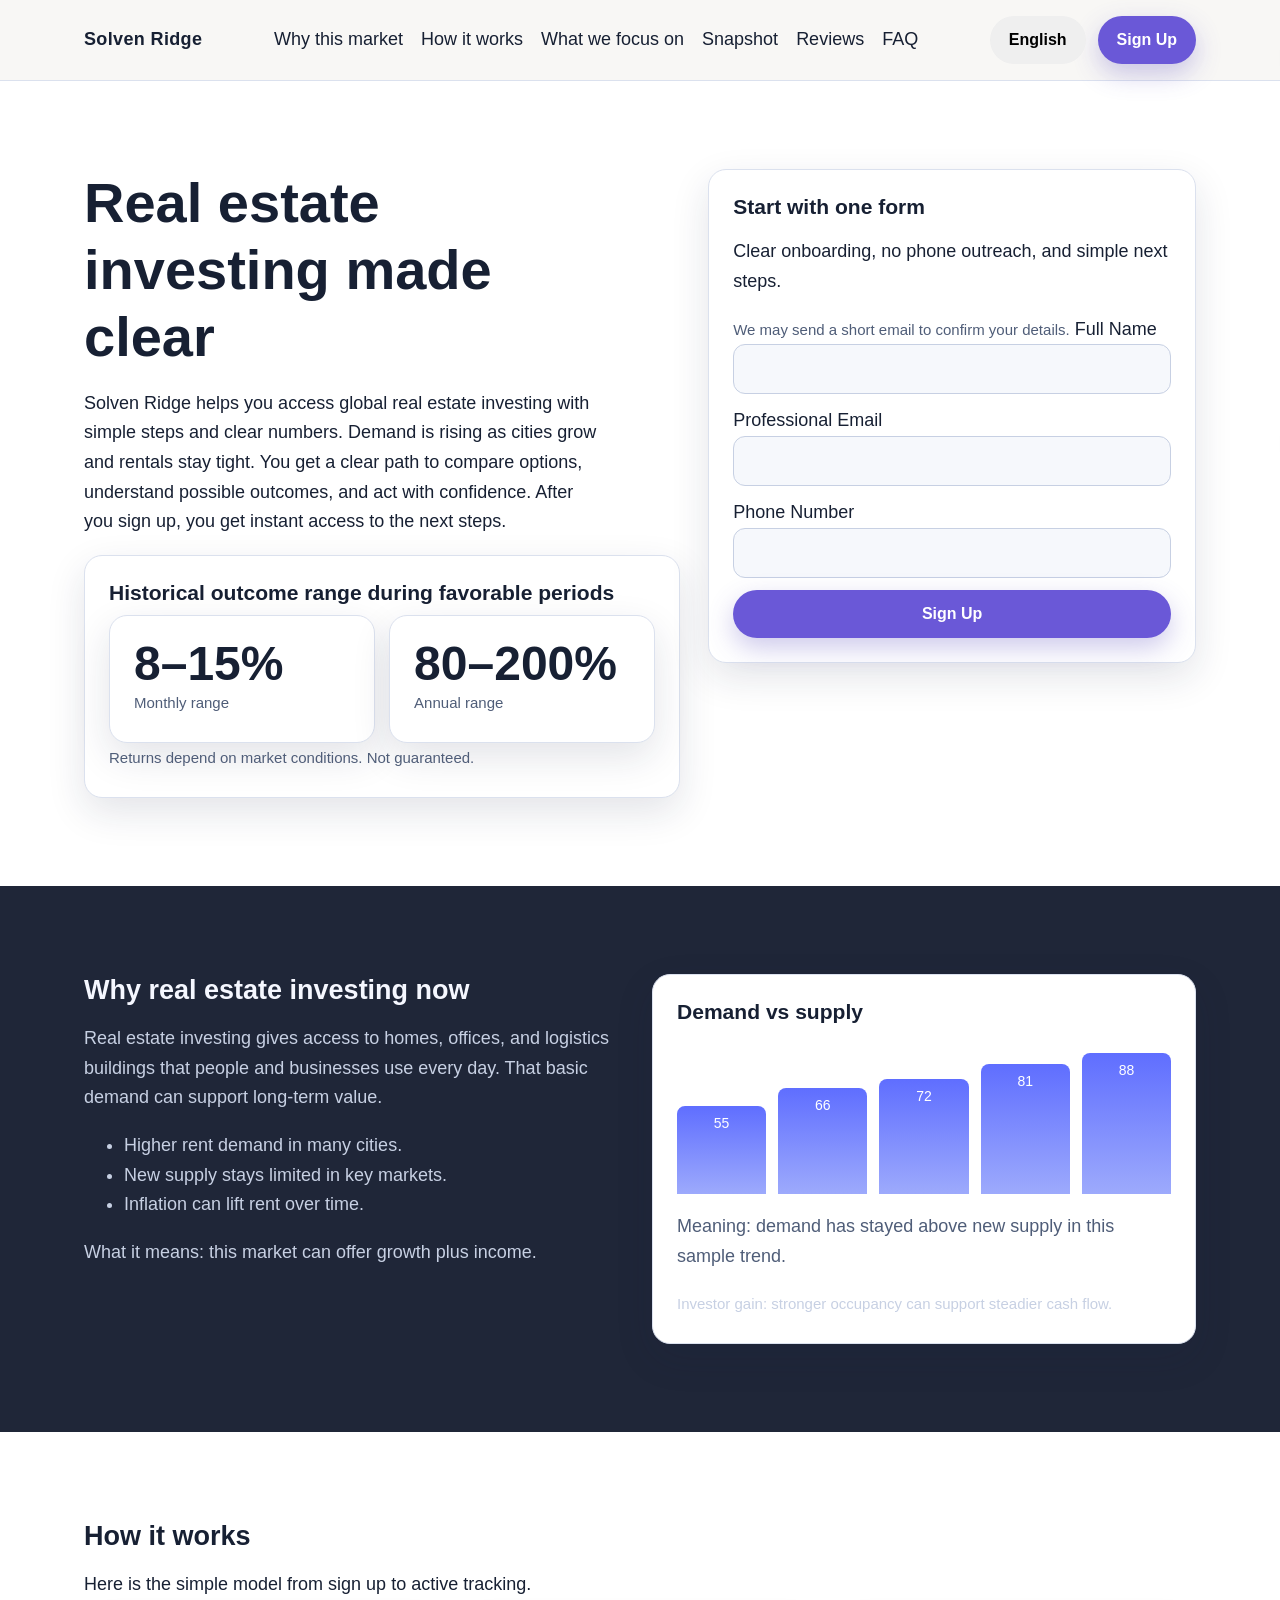
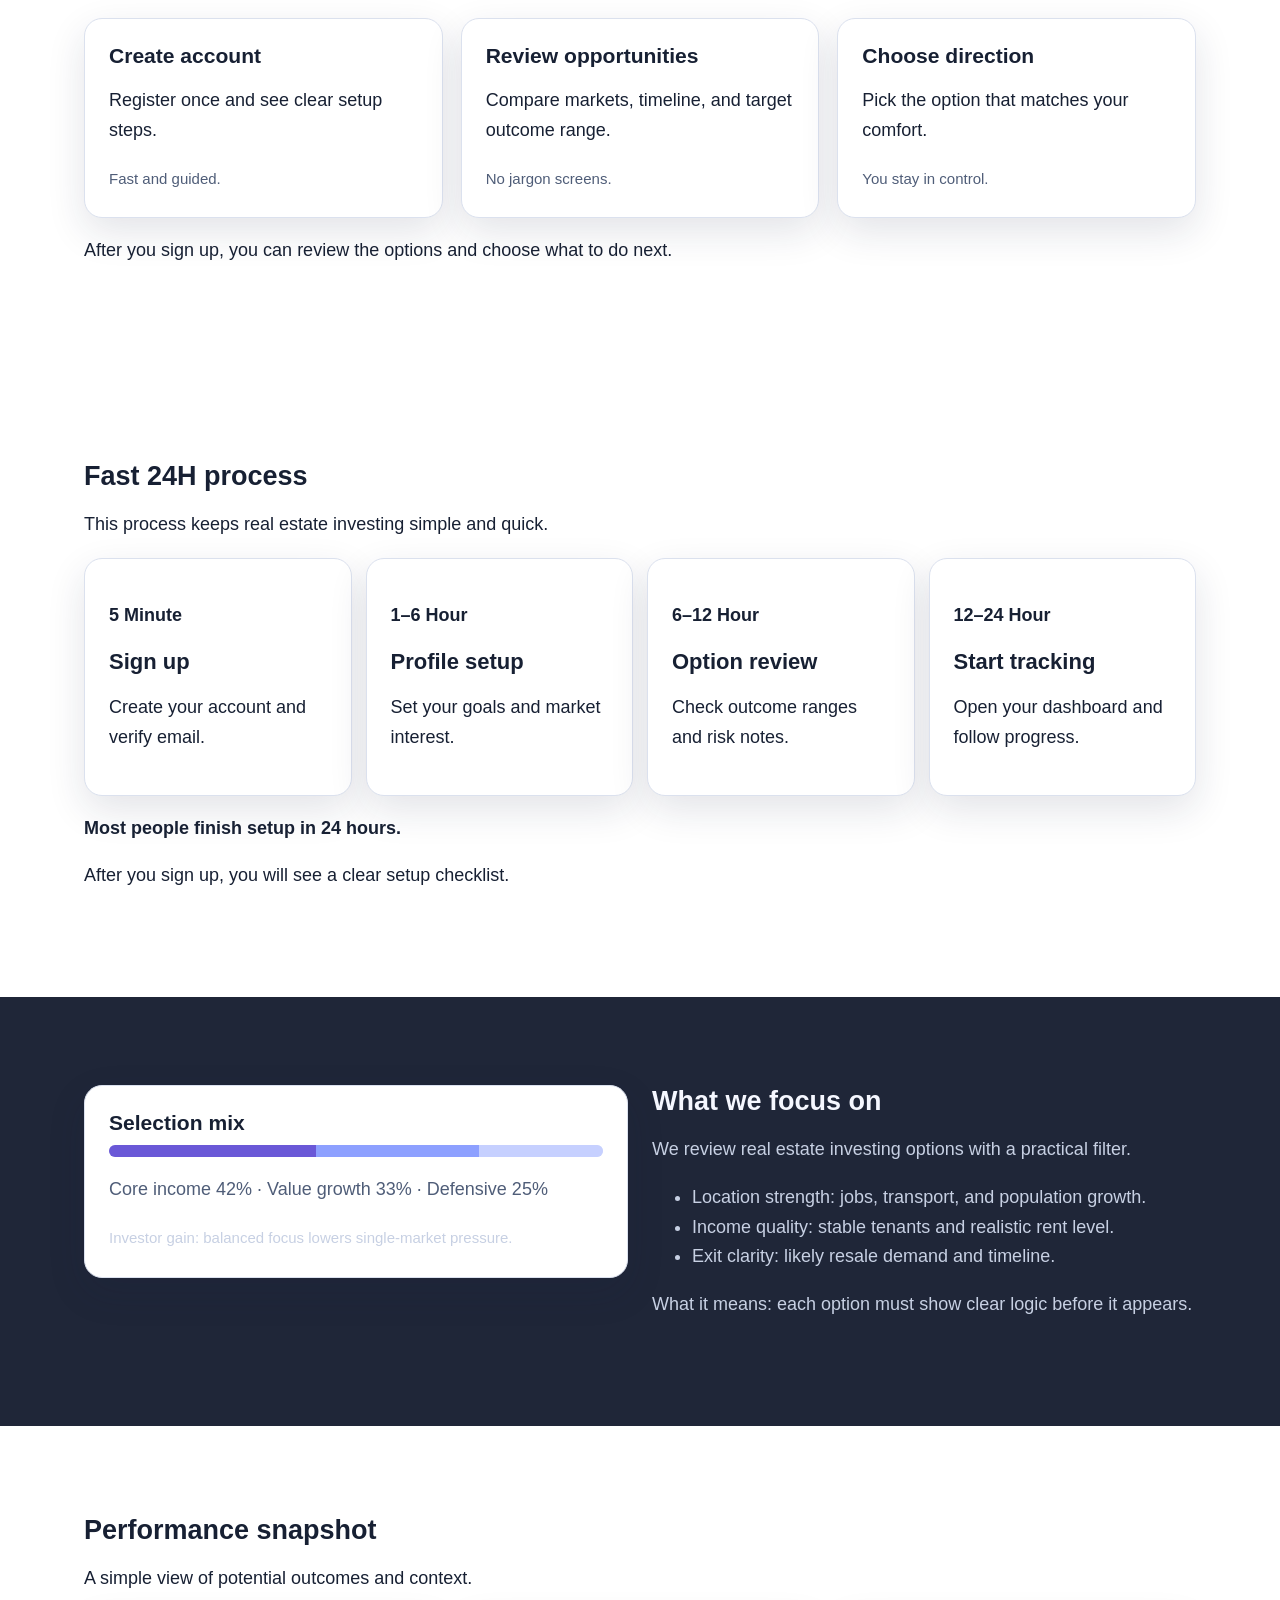
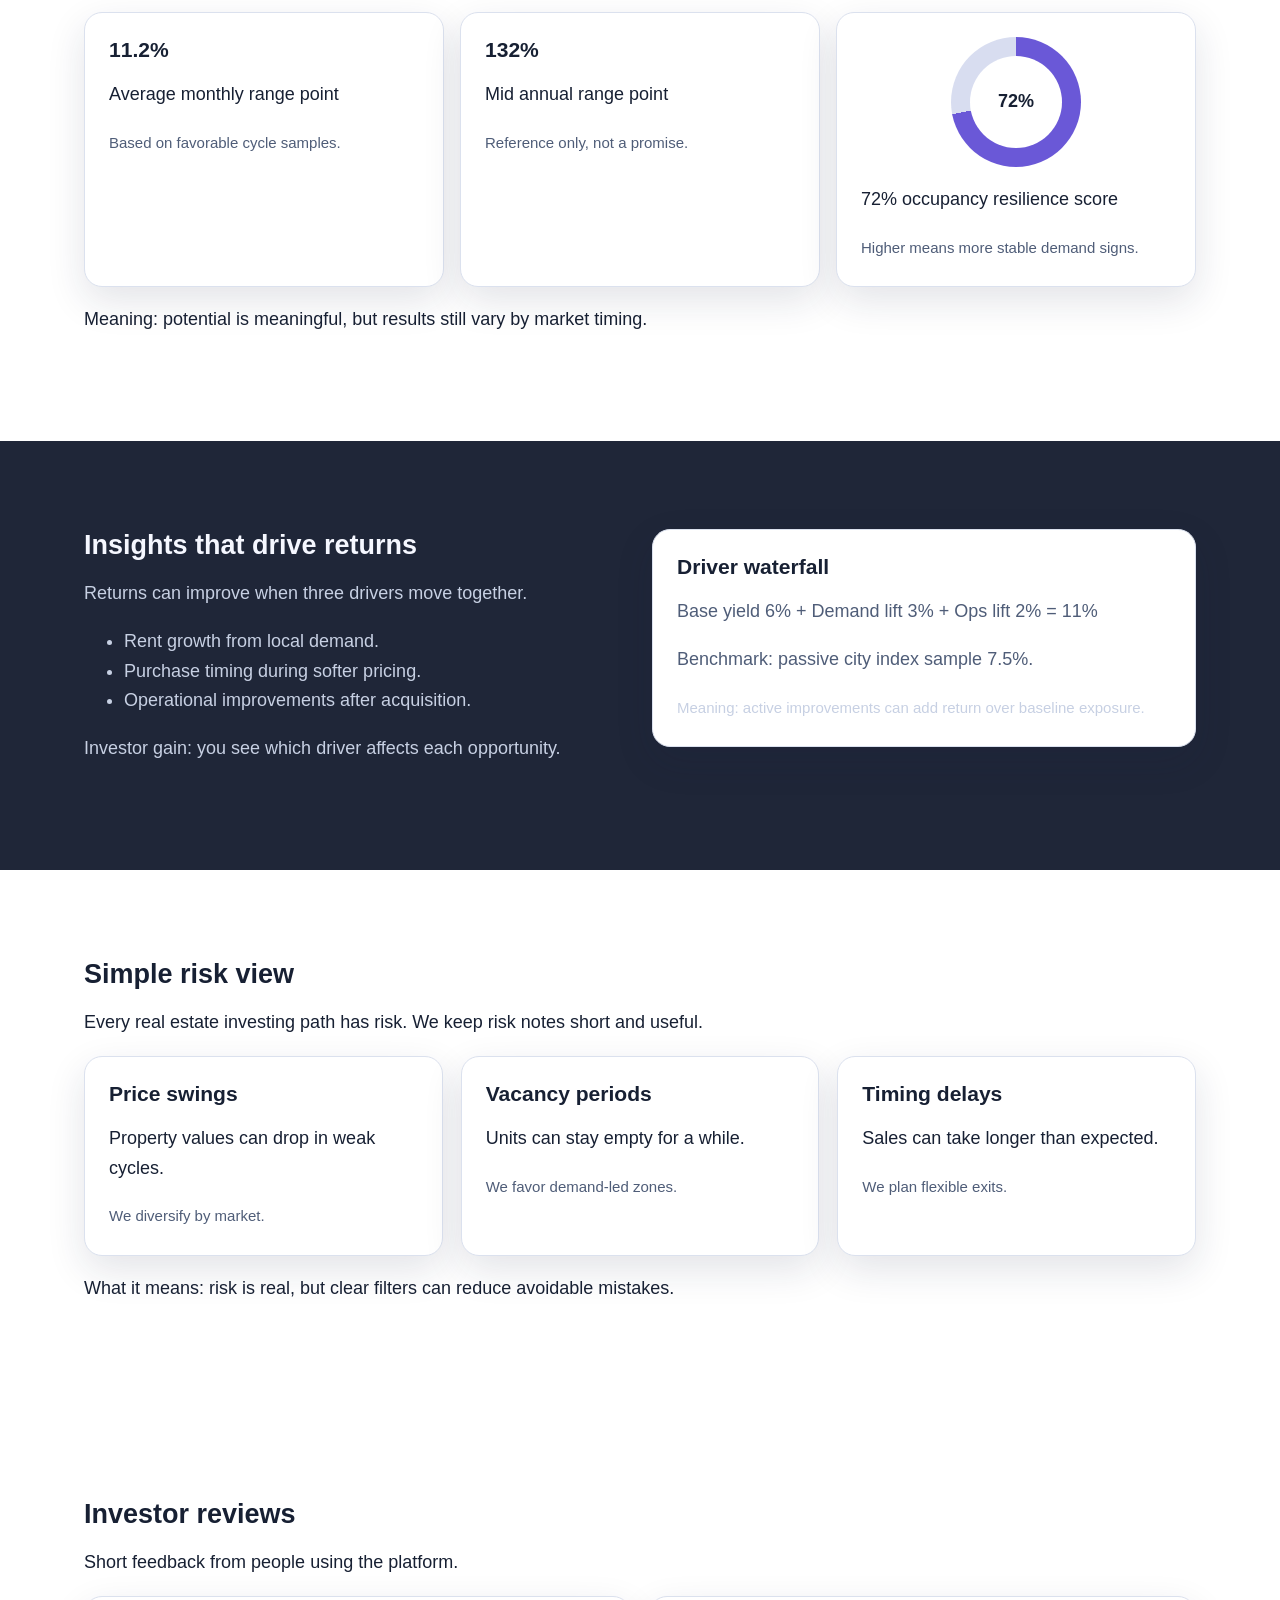
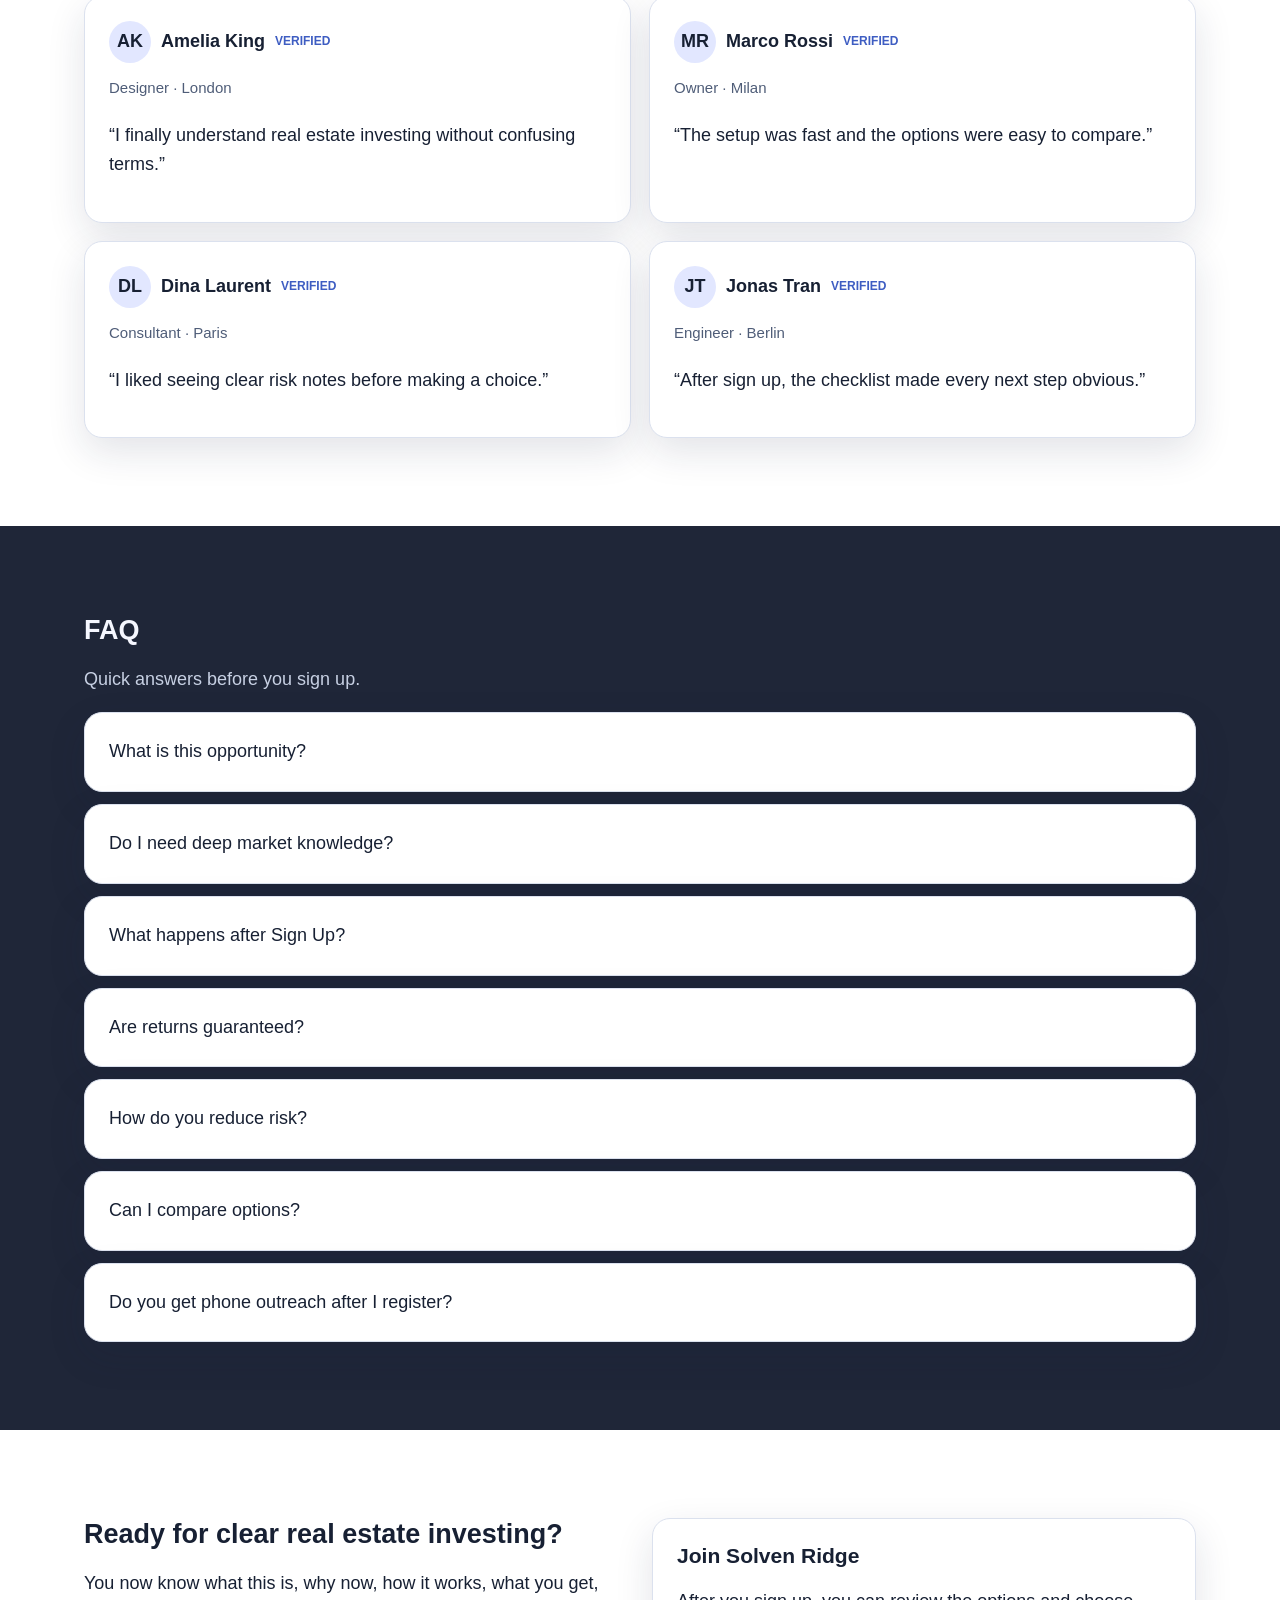
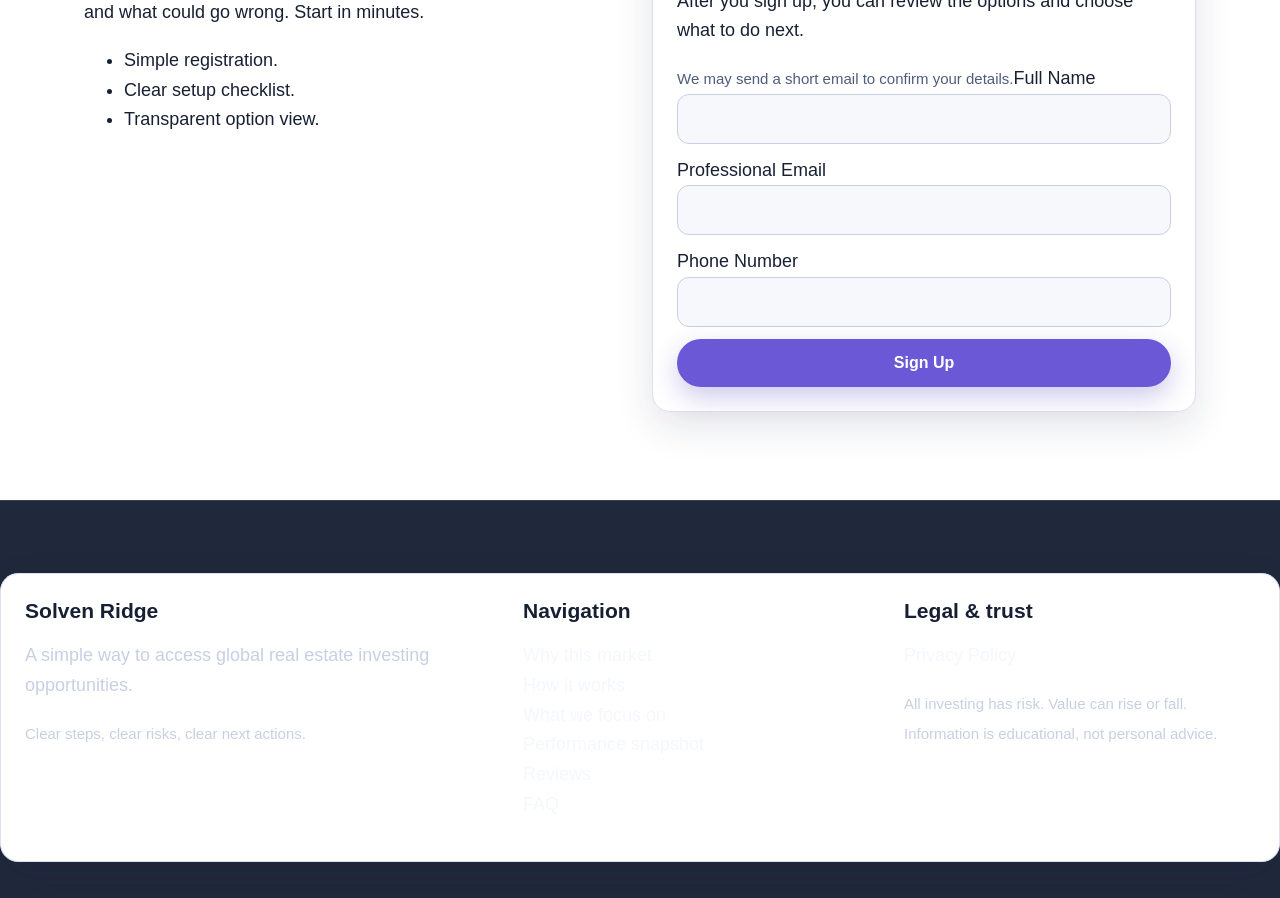
<file: index.html>
<!doctype html>
<html lang="en">
<head>
  <meta charset="UTF-8" />
  <meta name="viewport" content="width=device-width, initial-scale=1" />
  <title>Global Real Estate Investing Opportunities | Solven Ridge</title>
  <meta name="description" content="Explore global real estate investing with simple steps, clear ranges, and fast sign up." />
  <link rel="canonical" href="https://solvenridge.com/index.html" />
  <link rel="alternate" hreflang="en" href="https://solvenridge.com/index.html" />
  <link rel="alternate" hreflang="de" href="https://solvenridge.com/de/index.html" />
  <link rel="alternate" hreflang="fr" href="https://solvenridge.com/fr/index.html" />
  <link rel="alternate" hreflang="es" href="https://solvenridge.com/es/index.html" />
  <link rel="alternate" hreflang="it" href="https://solvenridge.com/it/index.html" />
  <link rel="alternate" hreflang="tr" href="https://solvenridge.com/tr/index.html" />
  <link rel="alternate" hreflang="pt" href="https://solvenridge.com/pt/index.html" />
  <link rel="alternate" hreflang="ja" href="https://solvenridge.com/jp/index.html" />
  <link rel="alternate" hreflang="sk" href="https://solvenridge.com/sk/index.html" />
  <link rel="alternate" hreflang="nl-BE" href="https://solvenridge.com/be/index.html" />
  <meta property="og:title" content="Global Real Estate Investing Opportunities | Solven Ridge" />
  <meta property="og:description" content="Explore global real estate investing with simple steps, clear ranges, and fast sign up." />
  <meta property="og:type" content="website" />
  <meta property="og:url" content="https://solvenridge.com/index.html" />
  <meta name="twitter:card" content="summary_large_image" />
  <meta name="twitter:title" content="Global Real Estate Investing Opportunities | Solven Ridge" />
  <meta name="twitter:description" content="Explore global real estate investing with simple steps, clear ranges, and fast sign up." />
  <link rel="stylesheet" href="assets/style.css" />
  <script defer src="assets/app.js"></script>
</head>
<body>
<header class="site-header">
  <div class="container header-inner">
    <a class="brand" href="index.html">Solven Ridge</a>
    <nav class="desktop-nav" aria-label="Main navigation">
      <a href="#market">Why this market</a><a href="#model">How it works</a><a href="#focus">What we focus on</a><a href="#metrics">Snapshot</a><a href="#reviews">Reviews</a><a href="#faq">FAQ</a>
    </nav>
    <div class="header-right">
      <div class="lang">
        <button class="lang-trigger" aria-label="Open language menu">English</button>
        <ul class="lang-menu">
          <li><a href="index.html"><svg class="flag" viewBox="0 0 18 12" xmlns="http://www.w3.org/2000/svg" aria-hidden="true"><rect width="18" height="12" rx="2" fill="#e7ebf7"/><text x="9" y="8" text-anchor="middle" font-size="5" fill="#23304d">GB</text></svg>English</a></li>
<li><a href="de/index.html"><svg class="flag" viewBox="0 0 18 12" xmlns="http://www.w3.org/2000/svg" aria-hidden="true"><rect width="18" height="12" rx="2" fill="#e7ebf7"/><text x="9" y="8" text-anchor="middle" font-size="5" fill="#23304d">DE</text></svg>Deutsch</a></li>
<li><a href="fr/index.html"><svg class="flag" viewBox="0 0 18 12" xmlns="http://www.w3.org/2000/svg" aria-hidden="true"><rect width="18" height="12" rx="2" fill="#e7ebf7"/><text x="9" y="8" text-anchor="middle" font-size="5" fill="#23304d">FR</text></svg>Français</a></li>
<li><a href="es/index.html"><svg class="flag" viewBox="0 0 18 12" xmlns="http://www.w3.org/2000/svg" aria-hidden="true"><rect width="18" height="12" rx="2" fill="#e7ebf7"/><text x="9" y="8" text-anchor="middle" font-size="5" fill="#23304d">ES</text></svg>Español</a></li>
<li><a href="it/index.html"><svg class="flag" viewBox="0 0 18 12" xmlns="http://www.w3.org/2000/svg" aria-hidden="true"><rect width="18" height="12" rx="2" fill="#e7ebf7"/><text x="9" y="8" text-anchor="middle" font-size="5" fill="#23304d">IT</text></svg>Italiano</a></li>
<li><a href="tr/index.html"><svg class="flag" viewBox="0 0 18 12" xmlns="http://www.w3.org/2000/svg" aria-hidden="true"><rect width="18" height="12" rx="2" fill="#e7ebf7"/><text x="9" y="8" text-anchor="middle" font-size="5" fill="#23304d">TR</text></svg>Türkçe</a></li>
<li><a href="pt/index.html"><svg class="flag" viewBox="0 0 18 12" xmlns="http://www.w3.org/2000/svg" aria-hidden="true"><rect width="18" height="12" rx="2" fill="#e7ebf7"/><text x="9" y="8" text-anchor="middle" font-size="5" fill="#23304d">PT</text></svg>Português</a></li>
<li><a href="jp/index.html"><svg class="flag" viewBox="0 0 18 12" xmlns="http://www.w3.org/2000/svg" aria-hidden="true"><rect width="18" height="12" rx="2" fill="#e7ebf7"/><text x="9" y="8" text-anchor="middle" font-size="5" fill="#23304d">JP</text></svg>日本語</a></li>
<li><a href="sk/index.html"><svg class="flag" viewBox="0 0 18 12" xmlns="http://www.w3.org/2000/svg" aria-hidden="true"><rect width="18" height="12" rx="2" fill="#e7ebf7"/><text x="9" y="8" text-anchor="middle" font-size="5" fill="#23304d">SK</text></svg>Slovak</a></li>
<li><a href="be/index.html"><svg class="flag" viewBox="0 0 18 12" xmlns="http://www.w3.org/2000/svg" aria-hidden="true"><rect width="18" height="12" rx="2" fill="#e7ebf7"/><text x="9" y="8" text-anchor="middle" font-size="5" fill="#23304d">BE</text></svg>Nederlands (BE)</a></li>
        </ul>
      </div>
      <a class="btn" href="#signup">Sign Up</a>
    </div>
    <button class="mobile-toggle" aria-label="Open menu" aria-expanded="false">☰</button>
  </div>
</header>
<div class="backdrop"></div>
<aside class="mobile-drawer" aria-hidden="true" aria-label="Mobile menu">
  <button class="drawer-close btn" type="button">Close ✕</button>
  <a href="#market">Why this market</a><a href="#model">How it works</a><a href="#focus">What we focus on</a><a href="#metrics">Snapshot</a><a href="#reviews">Reviews</a><a href="#faq">FAQ</a>
  <div class="lang">
    <button class="lang-trigger" aria-label="Open language menu">English</button>
    <ul class="lang-menu"><li><a href="index.html"><svg class="flag" viewBox="0 0 18 12" xmlns="http://www.w3.org/2000/svg" aria-hidden="true"><rect width="18" height="12" rx="2" fill="#e7ebf7"/><text x="9" y="8" text-anchor="middle" font-size="5" fill="#23304d">GB</text></svg>English</a></li>
<li><a href="de/index.html"><svg class="flag" viewBox="0 0 18 12" xmlns="http://www.w3.org/2000/svg" aria-hidden="true"><rect width="18" height="12" rx="2" fill="#e7ebf7"/><text x="9" y="8" text-anchor="middle" font-size="5" fill="#23304d">DE</text></svg>Deutsch</a></li>
<li><a href="fr/index.html"><svg class="flag" viewBox="0 0 18 12" xmlns="http://www.w3.org/2000/svg" aria-hidden="true"><rect width="18" height="12" rx="2" fill="#e7ebf7"/><text x="9" y="8" text-anchor="middle" font-size="5" fill="#23304d">FR</text></svg>Français</a></li>
<li><a href="es/index.html"><svg class="flag" viewBox="0 0 18 12" xmlns="http://www.w3.org/2000/svg" aria-hidden="true"><rect width="18" height="12" rx="2" fill="#e7ebf7"/><text x="9" y="8" text-anchor="middle" font-size="5" fill="#23304d">ES</text></svg>Español</a></li>
<li><a href="it/index.html"><svg class="flag" viewBox="0 0 18 12" xmlns="http://www.w3.org/2000/svg" aria-hidden="true"><rect width="18" height="12" rx="2" fill="#e7ebf7"/><text x="9" y="8" text-anchor="middle" font-size="5" fill="#23304d">IT</text></svg>Italiano</a></li>
<li><a href="tr/index.html"><svg class="flag" viewBox="0 0 18 12" xmlns="http://www.w3.org/2000/svg" aria-hidden="true"><rect width="18" height="12" rx="2" fill="#e7ebf7"/><text x="9" y="8" text-anchor="middle" font-size="5" fill="#23304d">TR</text></svg>Türkçe</a></li>
<li><a href="pt/index.html"><svg class="flag" viewBox="0 0 18 12" xmlns="http://www.w3.org/2000/svg" aria-hidden="true"><rect width="18" height="12" rx="2" fill="#e7ebf7"/><text x="9" y="8" text-anchor="middle" font-size="5" fill="#23304d">PT</text></svg>Português</a></li>
<li><a href="jp/index.html"><svg class="flag" viewBox="0 0 18 12" xmlns="http://www.w3.org/2000/svg" aria-hidden="true"><rect width="18" height="12" rx="2" fill="#e7ebf7"/><text x="9" y="8" text-anchor="middle" font-size="5" fill="#23304d">JP</text></svg>日本語</a></li>
<li><a href="sk/index.html"><svg class="flag" viewBox="0 0 18 12" xmlns="http://www.w3.org/2000/svg" aria-hidden="true"><rect width="18" height="12" rx="2" fill="#e7ebf7"/><text x="9" y="8" text-anchor="middle" font-size="5" fill="#23304d">SK</text></svg>Slovak</a></li>
<li><a href="be/index.html"><svg class="flag" viewBox="0 0 18 12" xmlns="http://www.w3.org/2000/svg" aria-hidden="true"><rect width="18" height="12" rx="2" fill="#e7ebf7"/><text x="9" y="8" text-anchor="middle" font-size="5" fill="#23304d">BE</text></svg>Nederlands (BE)</a></li></ul>
  </div>
  <a class="btn" href="#signup">Sign Up</a>
</aside>

<main>
<section class="section light hero">
  <div class="container hero-grid">
    <div>
      <h1>Real estate investing made clear</h1>
      <p class="sub">Solven Ridge helps you access global real estate investing with simple steps and clear numbers. Demand is rising as cities grow and rentals stay tight. You get a clear path to compare options, understand possible outcomes, and act with confidence. After you sign up, you get instant access to the next steps.</p>
      <div class="hero-panel text-on-gradient">
        <h3>Historical outcome range during favorable periods</h3>
        <div class="metric-row">
          <div class="metric-card"><div class="big-num">8–15%</div><small>Monthly range</small></div>
          <div class="metric-card"><div class="big-num">80–200%</div><small>Annual range</small></div>
        </div>
        <small>Returns depend on market conditions. Not guaranteed.</small>
      </div>
    </div>
    <form id="signup" class="form-card" aria-label="Lead form">
      <h3>Start with one form</h3><p>Clear onboarding, no phone outreach, and simple next steps.</p><small>We may send a short email to confirm your details.</small>
      <label>Full Name<input type="text" name="name" required></label>
      <label>Professional Email<input type="email" name="email" required></label>
      <label>Phone Number<input type="tel" name="phone" required></label>
      <button class="btn" type="submit">Sign Up</button>
    </form>
  </div>
</section>

<section id="market" class="section dark"><div class="container split"><div><h2>Why real estate investing now</h2><p>Real estate investing gives access to homes, offices, and logistics buildings that people and businesses use every day. That basic demand can support long-term value.</p><ul><li>Higher rent demand in many cities.</li><li>New supply stays limited in key markets.</li><li>Inflation can lift rent over time.</li></ul><p>What it means: this market can offer growth plus income.</p></div><div class="visual-card"><h3>Demand vs supply</h3><div class="vbars"><span class="h55">55</span><span class="h66">66</span><span class="h72">72</span><span class="h81">81</span><span class="h88">88</span></div><p>Meaning: demand has stayed above new supply in this sample trend.</p><small>Investor gain: stronger occupancy can support steadier cash flow.</small></div></div></section>

<section id="model" class="section light"><div class="container"><h2>How it works</h2><p>Here is the simple model from sign up to active tracking.</p><div class="grid-3"><article class="card"><h3>Create account</h3><p>Register once and see clear setup steps.</p><small>Fast and guided.</small></article><article class="card"><h3>Review opportunities</h3><p>Compare markets, timeline, and target outcome range.</p><small>No jargon screens.</small></article><article class="card"><h3>Choose direction</h3><p>Pick the option that matches your comfort.</p><small>You stay in control.</small></article></div><p>After you sign up, you can review the options and choose what to do next.</p></div></section>

<section class="section light"><div class="container"><h2>Fast 24H process</h2><p>This process keeps real estate investing simple and quick.</p><div class="process-grid"><article class="process-card"><p class="time">5 Minute</p><h3>Sign up</h3><p>Create your account and verify email.</p></article><article class="process-card"><p class="time">1–6 Hour</p><h3>Profile setup</h3><p>Set your goals and market interest.</p></article><article class="process-card"><p class="time">6–12 Hour</p><h3>Option review</h3><p>Check outcome ranges and risk notes.</p></article><article class="process-card"><p class="time">12–24 Hour</p><h3>Start tracking</h3><p>Open your dashboard and follow progress.</p></article></div><p><strong>Most people finish setup in 24 hours.</strong></p><p>After you sign up, you will see a clear setup checklist.</p></div></section>

<section id="focus" class="section dark"><div class="container split"><div class="visual-card"><h3>Selection mix</h3><div class="bar"><span class="seg a w42"></span><span class="seg b w33"></span><span class="seg c w25"></span></div><p>Core income 42% · Value growth 33% · Defensive 25%</p><small>Investor gain: balanced focus lowers single-market pressure.</small></div><div><h2>What we focus on</h2><p>We review real estate investing options with a practical filter.</p><ul><li>Location strength: jobs, transport, and population growth.</li><li>Income quality: stable tenants and realistic rent level.</li><li>Exit clarity: likely resale demand and timeline.</li></ul><p>What it means: each option must show clear logic before it appears.</p></div></div></section>

<section id="metrics" class="section light"><div class="container"><h2>Performance snapshot</h2><p>A simple view of potential outcomes and context.</p><div class="kpi"><article class="kpi-card"><h3>11.2%</h3><p>Average monthly range point</p><small>Based on favorable cycle samples.</small></article><article class="kpi-card"><h3>132%</h3><p>Mid annual range point</p><small>Reference only, not a promise.</small></article><article class="kpi-card"><div class="ring" aria-hidden="true"></div><p>72% occupancy resilience score</p><small>Higher means more stable demand signs.</small></article></div><p>Meaning: potential is meaningful, but results still vary by market timing.</p></div></section>

<section class="section dark"><div class="container split"><div><h2>Insights that drive returns</h2><p>Returns can improve when three drivers move together.</p><ul><li>Rent growth from local demand.</li><li>Purchase timing during softer pricing.</li><li>Operational improvements after acquisition.</li></ul><p>Investor gain: you see which driver affects each opportunity.</p></div><div class="chart-panel"><h3>Driver waterfall</h3><p>Base yield 6% + Demand lift 3% + Ops lift 2% = 11%</p><p>Benchmark: passive city index sample 7.5%.</p><small>Meaning: active improvements can add return over baseline exposure.</small></div></div></section>

<section class="section light"><div class="container"><h2>Simple risk view</h2><p>Every real estate investing path has risk. We keep risk notes short and useful.</p><div class="grid-3"><article class="card"><h3>Price swings</h3><p>Property values can drop in weak cycles.</p><small>We diversify by market.</small></article><article class="card"><h3>Vacancy periods</h3><p>Units can stay empty for a while.</p><small>We favor demand-led zones.</small></article><article class="card"><h3>Timing delays</h3><p>Sales can take longer than expected.</p><small>We plan flexible exits.</small></article></div><p>What it means: risk is real, but clear filters can reduce avoidable mistakes.</p></div></section>

<section id="reviews" class="section light"><div class="container"><h2>Investor reviews</h2><p>Short feedback from people using the platform.</p><div class="reviews"><article class="review-card"><div class="review-head"><div class="avatar">AK</div><strong>Amelia King</strong><span class="verified">VERIFIED</span></div><small>Designer · London</small><p>“I finally understand real estate investing without confusing terms.”</p></article><article class="review-card"><div class="review-head"><div class="avatar">MR</div><strong>Marco Rossi</strong><span class="verified">VERIFIED</span></div><small>Owner · Milan</small><p>“The setup was fast and the options were easy to compare.”</p></article><article class="review-card"><div class="review-head"><div class="avatar">DL</div><strong>Dina Laurent</strong><span class="verified">VERIFIED</span></div><small>Consultant · Paris</small><p>“I liked seeing clear risk notes before making a choice.”</p></article><article class="review-card"><div class="review-head"><div class="avatar">JT</div><strong>Jonas Tran</strong><span class="verified">VERIFIED</span></div><small>Engineer · Berlin</small><p>“After sign up, the checklist made every next step obvious.”</p></article></div></div></section>

<section id="faq" class="section dark"><div class="container"><h2>FAQ</h2><p>Quick answers before you sign up.</p><div class="faq-list"><details class="faq-item"><summary>What is this opportunity?</summary><p>It is a guided way to access global real estate investing options.</p></details><details class="faq-item"><summary>Do I need deep market knowledge?</summary><p>No. Each option uses plain language with clear numbers.</p></details><details class="faq-item"><summary>What happens after Sign Up?</summary><p>After you sign up, you get instant access to the next steps.</p></details><details class="faq-item"><summary>Are returns guaranteed?</summary><p>No. Returns depend on market conditions and can vary.</p></details><details class="faq-item"><summary>How do you reduce risk?</summary><p>We use location, demand, and exit filters before listing options.</p></details><details class="faq-item"><summary>Can I compare options?</summary><p>Yes. You can review projected range, timeline, and risk notes.</p></details><details class="faq-item"><summary>Do you get phone outreach after I register?</summary><p>No phone outreach. We may send a short email to confirm details.</p></details></div></div></section>

<section class="section light final-cta"><div class="container split"><div><h2>Ready for clear real estate investing?</h2><p>You now know what this is, why now, how it works, what you get, and what could go wrong. Start in minutes.</p><ul><li>Simple registration.</li><li>Clear setup checklist.</li><li>Transparent option view.</li></ul></div><form class="form-card"><h3>Join Solven Ridge</h3><p>After you sign up, you can review the options and choose what to do next.</p><small>We may send a short email to confirm your details.</small><label>Full Name<input type="text" required></label><label>Professional Email<input type="email" required></label><label>Phone Number<input type="tel" required></label><button class="btn" type="submit">Sign Up</button></form></div></section>
</main>

<footer class="site-footer"><div class="container footer-inner footer-panel"><div><h3>Solven Ridge</h3><p>A simple way to access global real estate investing opportunities.</p><small>Clear steps, clear risks, clear next actions.</small></div><div><h3>Navigation</h3><p><a href="#market">Why this market</a><br><a href="#model">How it works</a><br><a href="#focus">What we focus on</a><br><a href="#metrics">Performance snapshot</a><br><a href="#reviews">Reviews</a><br><a href="#faq">FAQ</a></p></div><div><h3>Legal & trust</h3><p><a href="#" data-open-privacy>Privacy Policy</a></p><small>All investing has risk. Value can rise or fall.</small><br><small>Information is educational, not personal advice.</small></div></div></footer>

<div id="privacy-modal" class="modal" aria-hidden="true" role="dialog" aria-modal="true" aria-label="Privacy Policy">
  <div class="modal-card card">
    <button class="modal-close" data-close-modal aria-label="Close">✕</button>
    <h2>Privacy Policy</h2>
    <p><strong>Introduction:</strong> This policy explains how Solven Ridge handles your personal data.</p>
    <p><strong>Data collection:</strong> We collect name, email, phone, and site interaction data.</p>
    <p><strong>Legal basis:</strong> We process data with consent, contract needs, or legal obligations.</p>
    <p><strong>Cookies:</strong> We use cookies for core functions, analytics, and experience improvement.</p>
    <p><strong>Retention:</strong> We keep data only as long as needed for service and law.</p>
    <p><strong>Third-party sharing:</strong> We share data with hosting, email, and security providers when required.</p>
    <p><strong>Security:</strong> We use access controls, encryption, and monitoring to protect information.</p>
    <p><strong>User rights:</strong> You can request access, correction, deletion, restriction, or portability.</p>
    <p><strong>International transfers:</strong> Data may move across countries with proper safeguards in place.</p>
    <p><strong>Industry risk disclosure:</strong> Digital systems can face outages or attacks despite safeguards.</p>
    <p><strong>Contact:</strong> privacy@solvenridge.com</p>
    <div class="modal-footer"><button class="btn" data-close-modal>Close</button></div>
  </div>
</div>

<script type="application/ld+json">{"@context":"https://schema.org","@graph":[{"@type":"Organization","name":"Solven Ridge","url":"https://solvenridge.com"},{"@type":"WebSite","name":"Solven Ridge","url":"https://solvenridge.com"},{"@type":"FAQPage","mainEntity":[{"@type":"Question","name":"What is this opportunity?","acceptedAnswer":{"@type":"Answer","text":"It is a guided way to access global real estate investing options."}},{"@type":"Question","name":"Are returns guaranteed?","acceptedAnswer":{"@type":"Answer","text":"No. Returns depend on market conditions and can vary."}}]},{"@type":"Review","author":{"@type":"Person","name":"Amelia King"},"reviewBody":"I finally understand real estate investing without confusing terms.","itemReviewed":{"@type":"Organization","name":"Solven Ridge"}}]}</script>
</body>
</html>
</file>
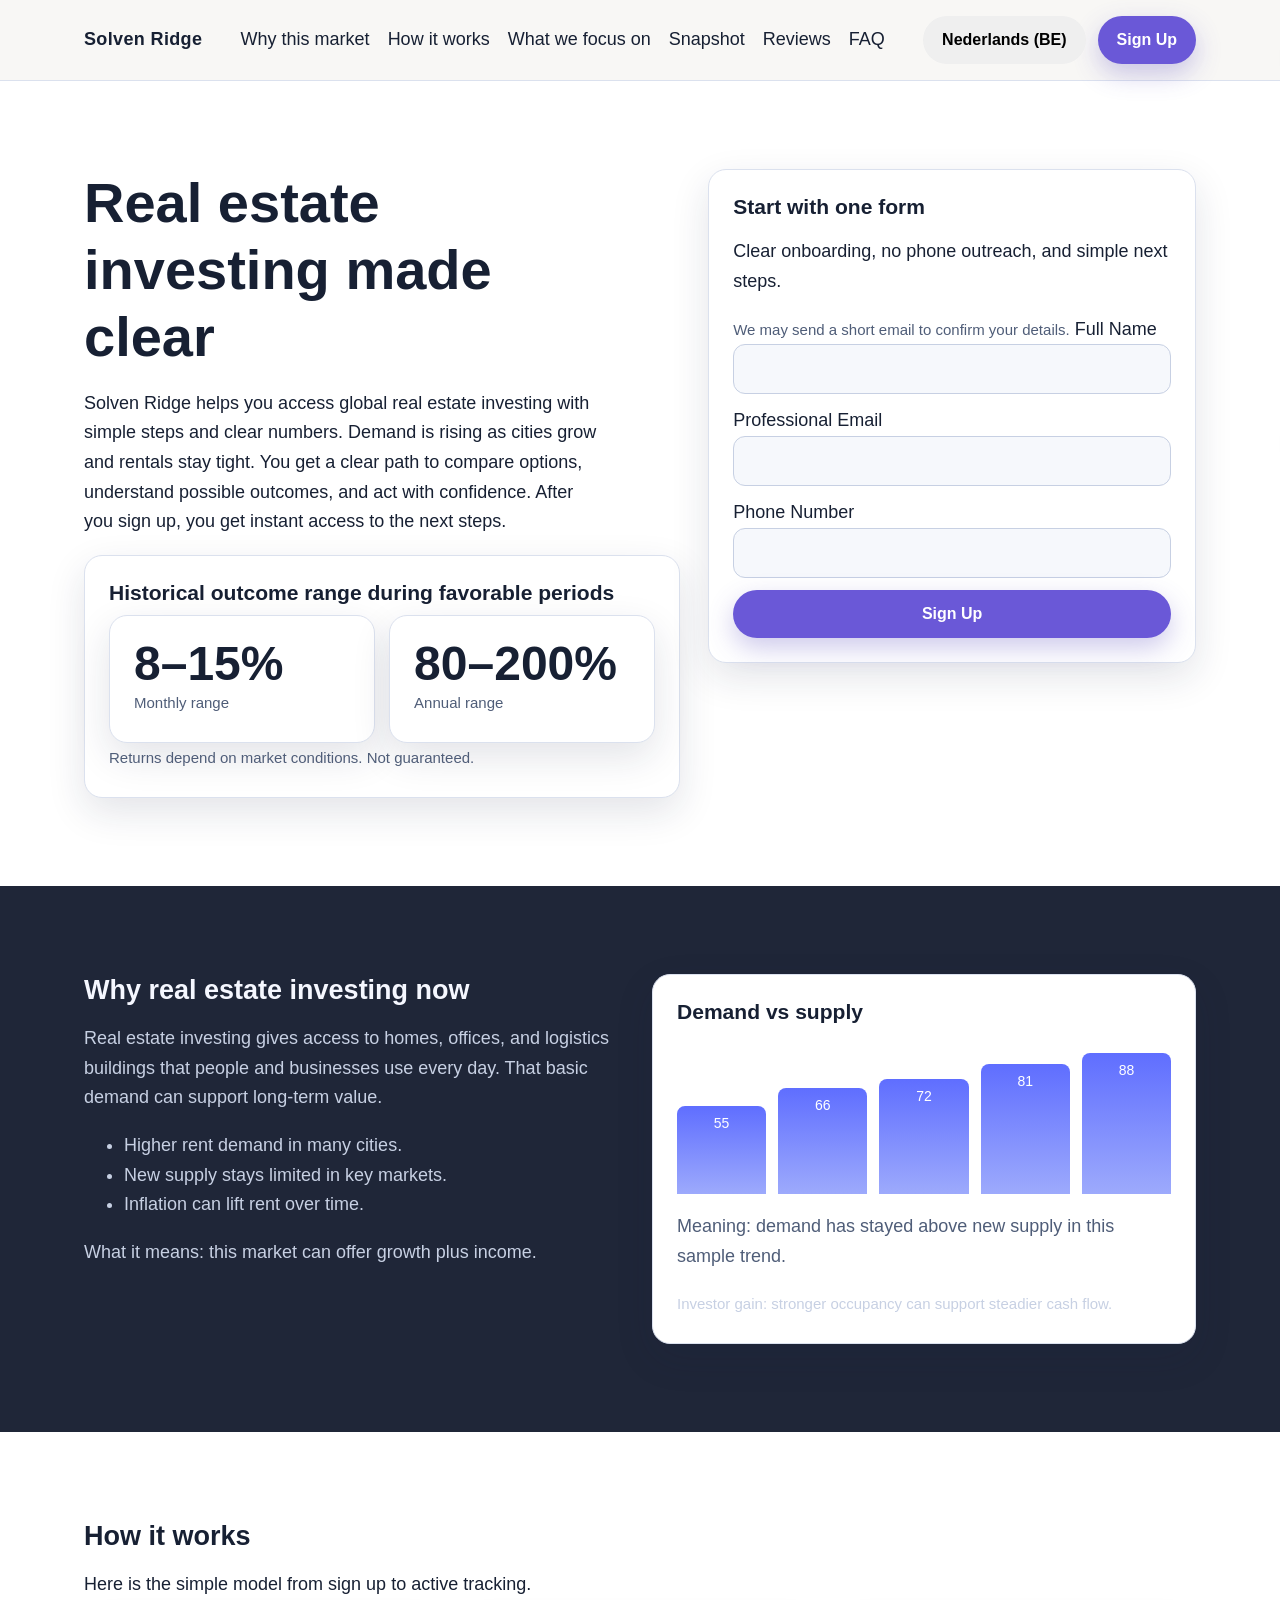
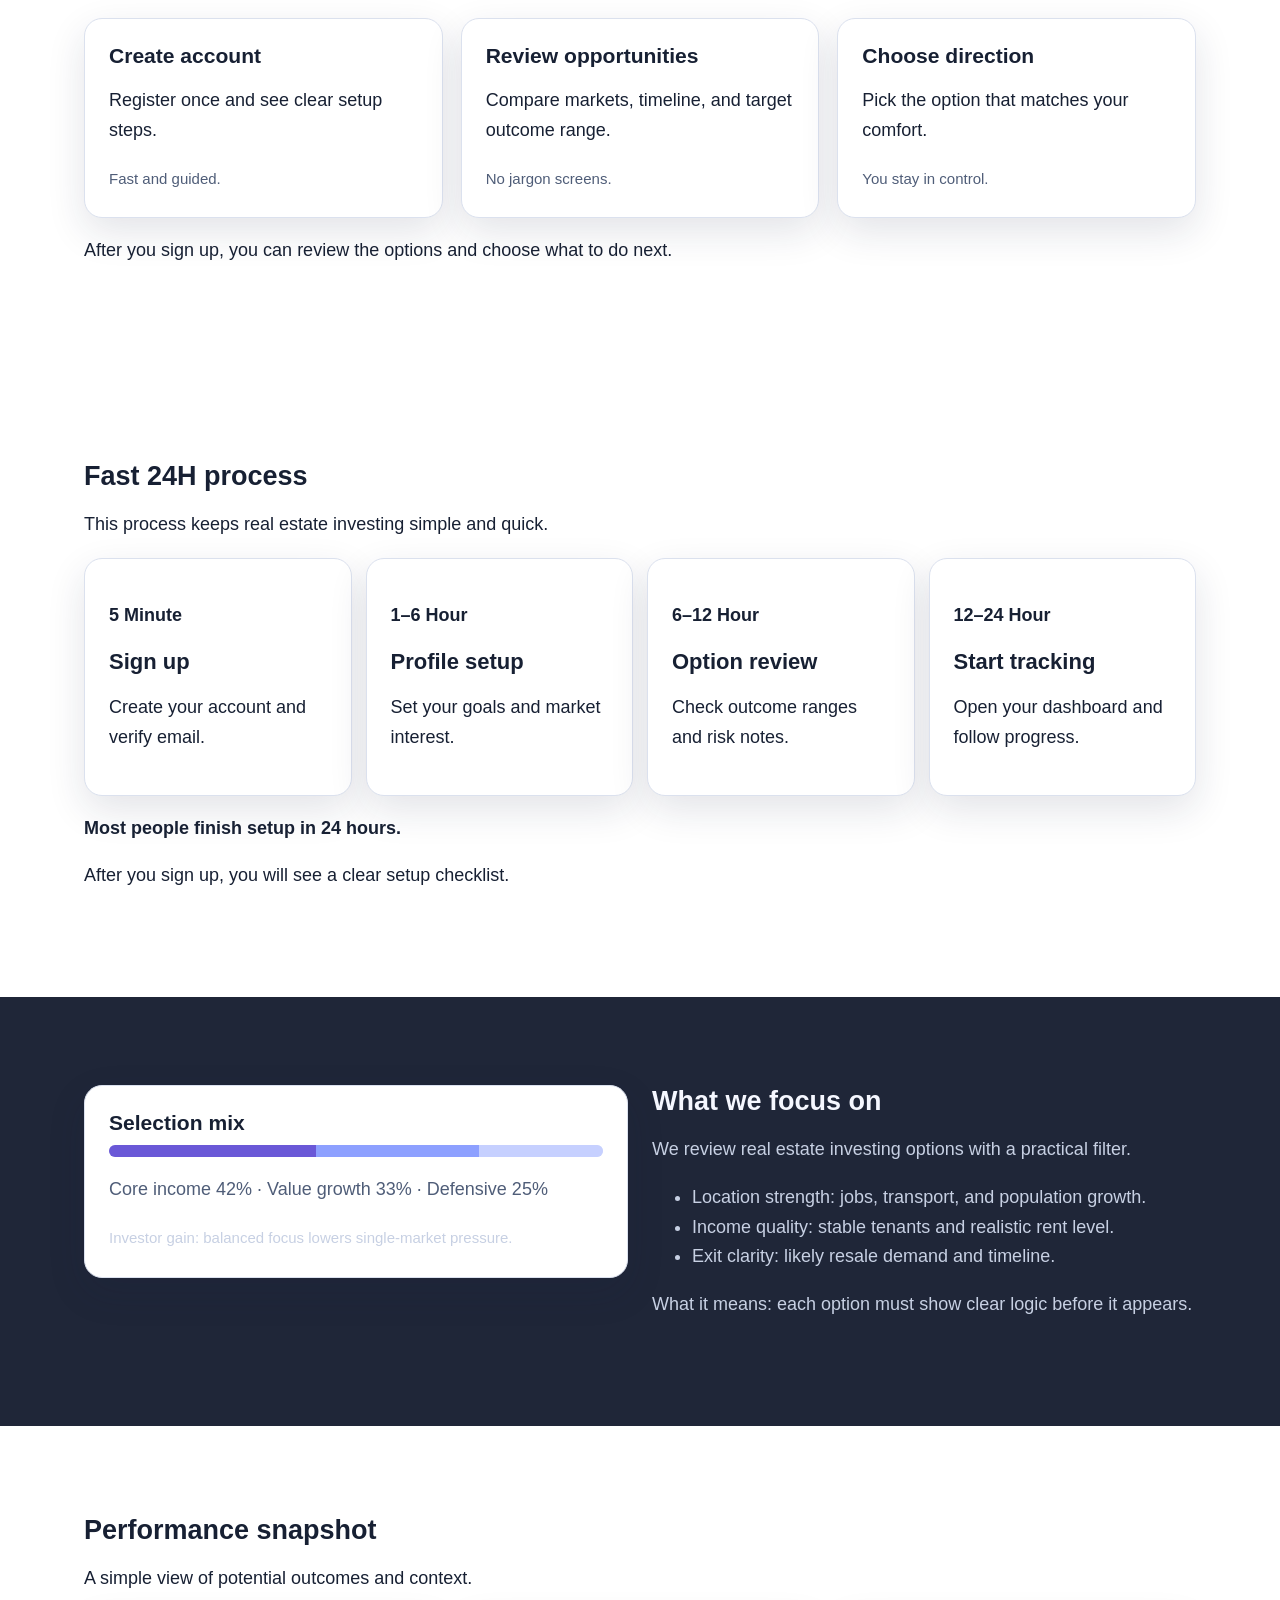
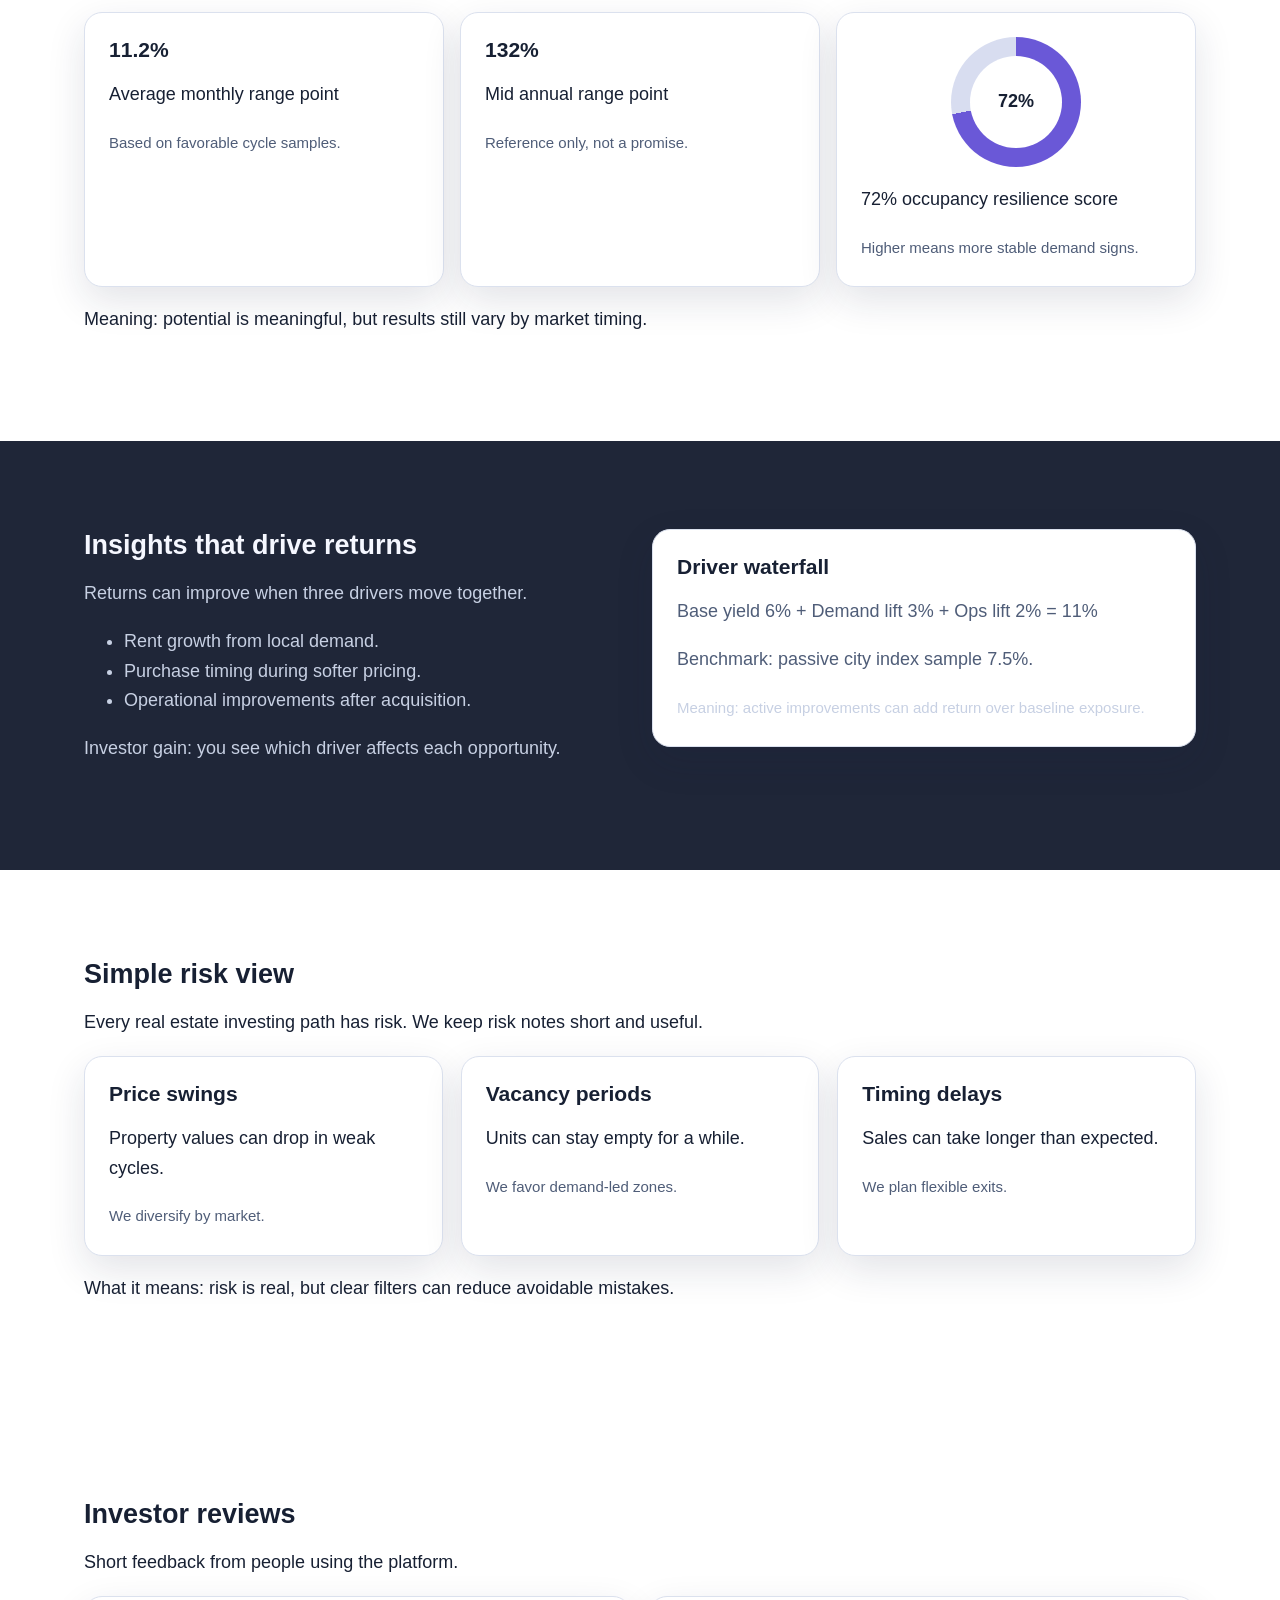
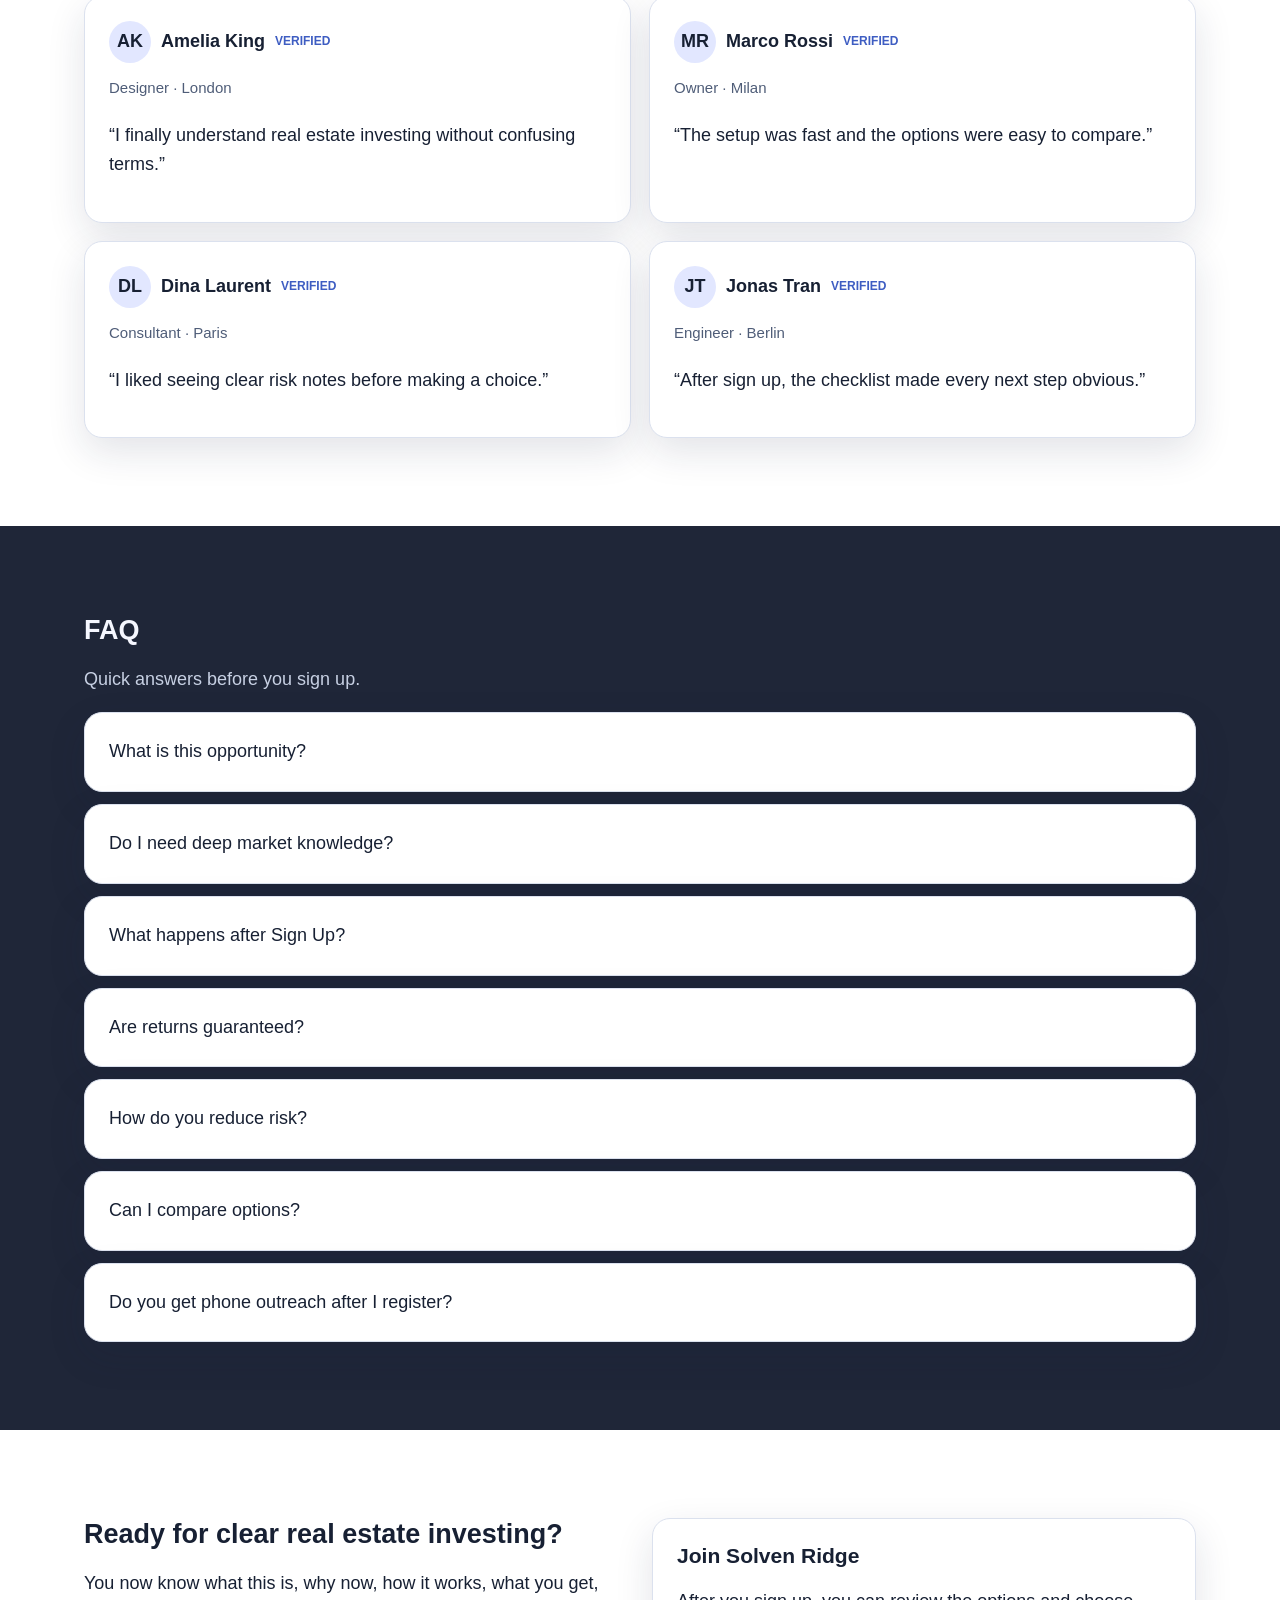
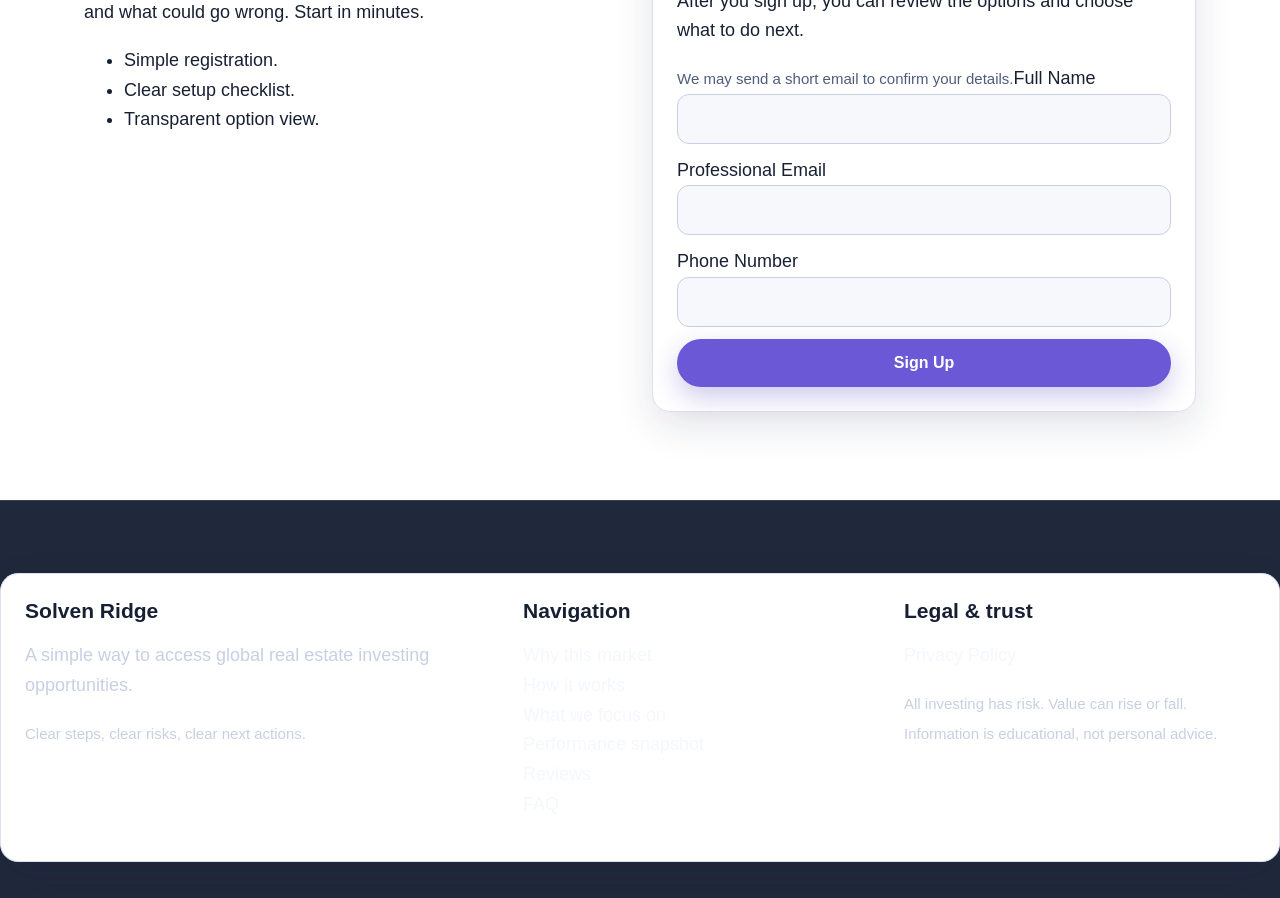
<file: be/index.html>
<!doctype html>
<html lang="en">
<head>
  <meta charset="UTF-8" />
  <meta name="viewport" content="width=device-width, initial-scale=1" />
  <title>Global Real Estate Investing Platform | Solven Ridge BE</title>
  <meta name="description" content="Compare global real estate investing options and sign up for instant next steps." />
  <link rel="canonical" href="https://solvenridge.com/be/index.html" />
  <link rel="alternate" hreflang="en" href="https://solvenridge.com/index.html" />
  <link rel="alternate" hreflang="de" href="https://solvenridge.com/de/index.html" />
  <link rel="alternate" hreflang="fr" href="https://solvenridge.com/fr/index.html" />
  <link rel="alternate" hreflang="es" href="https://solvenridge.com/es/index.html" />
  <link rel="alternate" hreflang="it" href="https://solvenridge.com/it/index.html" />
  <link rel="alternate" hreflang="tr" href="https://solvenridge.com/tr/index.html" />
  <link rel="alternate" hreflang="pt" href="https://solvenridge.com/pt/index.html" />
  <link rel="alternate" hreflang="ja" href="https://solvenridge.com/jp/index.html" />
  <link rel="alternate" hreflang="sk" href="https://solvenridge.com/sk/index.html" />
  <link rel="alternate" hreflang="nl-BE" href="https://solvenridge.com/be/index.html" />
  <meta property="og:title" content="Global Real Estate Investing Platform | Solven Ridge BE" />
  <meta property="og:description" content="Compare global real estate investing options and sign up for instant next steps." />
  <meta property="og:type" content="website" />
  <meta property="og:url" content="https://solvenridge.com/be/index.html" />
  <meta name="twitter:card" content="summary_large_image" />
  <meta name="twitter:title" content="Global Real Estate Investing Platform | Solven Ridge BE" />
  <meta name="twitter:description" content="Compare global real estate investing options and sign up for instant next steps." />
  <link rel="stylesheet" href="../assets/style.css" />
  <script defer src="../assets/app.js"></script>
</head>
<body>
<header class="site-header">
  <div class="container header-inner">
    <a class="brand" href="../index.html">Solven Ridge</a>
    <nav class="desktop-nav" aria-label="Main navigation">
      <a href="#market">Why this market</a><a href="#model">How it works</a><a href="#focus">What we focus on</a><a href="#metrics">Snapshot</a><a href="#reviews">Reviews</a><a href="#faq">FAQ</a>
    </nav>
    <div class="header-right">
      <div class="lang">
        <button class="lang-trigger" aria-label="Open language menu">Nederlands (BE)</button>
        <ul class="lang-menu">
          <li><a href="../index.html"><svg class="flag" viewBox="0 0 18 12" xmlns="http://www.w3.org/2000/svg" aria-hidden="true"><rect width="18" height="12" rx="2" fill="#e7ebf7"/><text x="9" y="8" text-anchor="middle" font-size="5" fill="#23304d">GB</text></svg>English</a></li>
<li><a href="../de/index.html"><svg class="flag" viewBox="0 0 18 12" xmlns="http://www.w3.org/2000/svg" aria-hidden="true"><rect width="18" height="12" rx="2" fill="#e7ebf7"/><text x="9" y="8" text-anchor="middle" font-size="5" fill="#23304d">DE</text></svg>Deutsch</a></li>
<li><a href="../fr/index.html"><svg class="flag" viewBox="0 0 18 12" xmlns="http://www.w3.org/2000/svg" aria-hidden="true"><rect width="18" height="12" rx="2" fill="#e7ebf7"/><text x="9" y="8" text-anchor="middle" font-size="5" fill="#23304d">FR</text></svg>Français</a></li>
<li><a href="../es/index.html"><svg class="flag" viewBox="0 0 18 12" xmlns="http://www.w3.org/2000/svg" aria-hidden="true"><rect width="18" height="12" rx="2" fill="#e7ebf7"/><text x="9" y="8" text-anchor="middle" font-size="5" fill="#23304d">ES</text></svg>Español</a></li>
<li><a href="../it/index.html"><svg class="flag" viewBox="0 0 18 12" xmlns="http://www.w3.org/2000/svg" aria-hidden="true"><rect width="18" height="12" rx="2" fill="#e7ebf7"/><text x="9" y="8" text-anchor="middle" font-size="5" fill="#23304d">IT</text></svg>Italiano</a></li>
<li><a href="../tr/index.html"><svg class="flag" viewBox="0 0 18 12" xmlns="http://www.w3.org/2000/svg" aria-hidden="true"><rect width="18" height="12" rx="2" fill="#e7ebf7"/><text x="9" y="8" text-anchor="middle" font-size="5" fill="#23304d">TR</text></svg>Türkçe</a></li>
<li><a href="../pt/index.html"><svg class="flag" viewBox="0 0 18 12" xmlns="http://www.w3.org/2000/svg" aria-hidden="true"><rect width="18" height="12" rx="2" fill="#e7ebf7"/><text x="9" y="8" text-anchor="middle" font-size="5" fill="#23304d">PT</text></svg>Português</a></li>
<li><a href="../jp/index.html"><svg class="flag" viewBox="0 0 18 12" xmlns="http://www.w3.org/2000/svg" aria-hidden="true"><rect width="18" height="12" rx="2" fill="#e7ebf7"/><text x="9" y="8" text-anchor="middle" font-size="5" fill="#23304d">JP</text></svg>日本語</a></li>
<li><a href="../sk/index.html"><svg class="flag" viewBox="0 0 18 12" xmlns="http://www.w3.org/2000/svg" aria-hidden="true"><rect width="18" height="12" rx="2" fill="#e7ebf7"/><text x="9" y="8" text-anchor="middle" font-size="5" fill="#23304d">SK</text></svg>Slovak</a></li>
<li><a href="../be/index.html"><svg class="flag" viewBox="0 0 18 12" xmlns="http://www.w3.org/2000/svg" aria-hidden="true"><rect width="18" height="12" rx="2" fill="#e7ebf7"/><text x="9" y="8" text-anchor="middle" font-size="5" fill="#23304d">BE</text></svg>Nederlands (BE)</a></li>
        </ul>
      </div>
      <a class="btn" href="#signup">Sign Up</a>
    </div>
    <button class="mobile-toggle" aria-label="Open menu" aria-expanded="false">☰</button>
  </div>
</header>
<div class="backdrop"></div>
<aside class="mobile-drawer" aria-hidden="true" aria-label="Mobile menu">
  <button class="drawer-close btn" type="button">Close ✕</button>
  <a href="#market">Why this market</a><a href="#model">How it works</a><a href="#focus">What we focus on</a><a href="#metrics">Snapshot</a><a href="#reviews">Reviews</a><a href="#faq">FAQ</a>
  <div class="lang">
    <button class="lang-trigger" aria-label="Open language menu">Nederlands (BE)</button>
    <ul class="lang-menu"><li><a href="../index.html"><svg class="flag" viewBox="0 0 18 12" xmlns="http://www.w3.org/2000/svg" aria-hidden="true"><rect width="18" height="12" rx="2" fill="#e7ebf7"/><text x="9" y="8" text-anchor="middle" font-size="5" fill="#23304d">GB</text></svg>English</a></li>
<li><a href="../de/index.html"><svg class="flag" viewBox="0 0 18 12" xmlns="http://www.w3.org/2000/svg" aria-hidden="true"><rect width="18" height="12" rx="2" fill="#e7ebf7"/><text x="9" y="8" text-anchor="middle" font-size="5" fill="#23304d">DE</text></svg>Deutsch</a></li>
<li><a href="../fr/index.html"><svg class="flag" viewBox="0 0 18 12" xmlns="http://www.w3.org/2000/svg" aria-hidden="true"><rect width="18" height="12" rx="2" fill="#e7ebf7"/><text x="9" y="8" text-anchor="middle" font-size="5" fill="#23304d">FR</text></svg>Français</a></li>
<li><a href="../es/index.html"><svg class="flag" viewBox="0 0 18 12" xmlns="http://www.w3.org/2000/svg" aria-hidden="true"><rect width="18" height="12" rx="2" fill="#e7ebf7"/><text x="9" y="8" text-anchor="middle" font-size="5" fill="#23304d">ES</text></svg>Español</a></li>
<li><a href="../it/index.html"><svg class="flag" viewBox="0 0 18 12" xmlns="http://www.w3.org/2000/svg" aria-hidden="true"><rect width="18" height="12" rx="2" fill="#e7ebf7"/><text x="9" y="8" text-anchor="middle" font-size="5" fill="#23304d">IT</text></svg>Italiano</a></li>
<li><a href="../tr/index.html"><svg class="flag" viewBox="0 0 18 12" xmlns="http://www.w3.org/2000/svg" aria-hidden="true"><rect width="18" height="12" rx="2" fill="#e7ebf7"/><text x="9" y="8" text-anchor="middle" font-size="5" fill="#23304d">TR</text></svg>Türkçe</a></li>
<li><a href="../pt/index.html"><svg class="flag" viewBox="0 0 18 12" xmlns="http://www.w3.org/2000/svg" aria-hidden="true"><rect width="18" height="12" rx="2" fill="#e7ebf7"/><text x="9" y="8" text-anchor="middle" font-size="5" fill="#23304d">PT</text></svg>Português</a></li>
<li><a href="../jp/index.html"><svg class="flag" viewBox="0 0 18 12" xmlns="http://www.w3.org/2000/svg" aria-hidden="true"><rect width="18" height="12" rx="2" fill="#e7ebf7"/><text x="9" y="8" text-anchor="middle" font-size="5" fill="#23304d">JP</text></svg>日本語</a></li>
<li><a href="../sk/index.html"><svg class="flag" viewBox="0 0 18 12" xmlns="http://www.w3.org/2000/svg" aria-hidden="true"><rect width="18" height="12" rx="2" fill="#e7ebf7"/><text x="9" y="8" text-anchor="middle" font-size="5" fill="#23304d">SK</text></svg>Slovak</a></li>
<li><a href="../be/index.html"><svg class="flag" viewBox="0 0 18 12" xmlns="http://www.w3.org/2000/svg" aria-hidden="true"><rect width="18" height="12" rx="2" fill="#e7ebf7"/><text x="9" y="8" text-anchor="middle" font-size="5" fill="#23304d">BE</text></svg>Nederlands (BE)</a></li></ul>
  </div>
  <a class="btn" href="#signup">Sign Up</a>
</aside>

<main>
<section class="section light hero">
  <div class="container hero-grid">
    <div>
      <h1>Real estate investing made clear</h1>
      <p class="sub">Solven Ridge helps you access global real estate investing with simple steps and clear numbers. Demand is rising as cities grow and rentals stay tight. You get a clear path to compare options, understand possible outcomes, and act with confidence. After you sign up, you get instant access to the next steps.</p>
      <div class="hero-panel text-on-gradient">
        <h3>Historical outcome range during favorable periods</h3>
        <div class="metric-row">
          <div class="metric-card"><div class="big-num">8–15%</div><small>Monthly range</small></div>
          <div class="metric-card"><div class="big-num">80–200%</div><small>Annual range</small></div>
        </div>
        <small>Returns depend on market conditions. Not guaranteed.</small>
      </div>
    </div>
    <form id="signup" class="form-card" aria-label="Lead form">
      <h3>Start with one form</h3><p>Clear onboarding, no phone outreach, and simple next steps.</p><small>We may send a short email to confirm your details.</small>
      <label>Full Name<input type="text" name="name" required></label>
      <label>Professional Email<input type="email" name="email" required></label>
      <label>Phone Number<input type="tel" name="phone" required></label>
      <button class="btn" type="submit">Sign Up</button>
    </form>
  </div>
</section>

<section id="market" class="section dark"><div class="container split"><div><h2>Why real estate investing now</h2><p>Real estate investing gives access to homes, offices, and logistics buildings that people and businesses use every day. That basic demand can support long-term value.</p><ul><li>Higher rent demand in many cities.</li><li>New supply stays limited in key markets.</li><li>Inflation can lift rent over time.</li></ul><p>What it means: this market can offer growth plus income.</p></div><div class="visual-card"><h3>Demand vs supply</h3><div class="vbars"><span class="h55">55</span><span class="h66">66</span><span class="h72">72</span><span class="h81">81</span><span class="h88">88</span></div><p>Meaning: demand has stayed above new supply in this sample trend.</p><small>Investor gain: stronger occupancy can support steadier cash flow.</small></div></div></section>

<section id="model" class="section light"><div class="container"><h2>How it works</h2><p>Here is the simple model from sign up to active tracking.</p><div class="grid-3"><article class="card"><h3>Create account</h3><p>Register once and see clear setup steps.</p><small>Fast and guided.</small></article><article class="card"><h3>Review opportunities</h3><p>Compare markets, timeline, and target outcome range.</p><small>No jargon screens.</small></article><article class="card"><h3>Choose direction</h3><p>Pick the option that matches your comfort.</p><small>You stay in control.</small></article></div><p>After you sign up, you can review the options and choose what to do next.</p></div></section>

<section class="section light"><div class="container"><h2>Fast 24H process</h2><p>This process keeps real estate investing simple and quick.</p><div class="process-grid"><article class="process-card"><p class="time">5 Minute</p><h3>Sign up</h3><p>Create your account and verify email.</p></article><article class="process-card"><p class="time">1–6 Hour</p><h3>Profile setup</h3><p>Set your goals and market interest.</p></article><article class="process-card"><p class="time">6–12 Hour</p><h3>Option review</h3><p>Check outcome ranges and risk notes.</p></article><article class="process-card"><p class="time">12–24 Hour</p><h3>Start tracking</h3><p>Open your dashboard and follow progress.</p></article></div><p><strong>Most people finish setup in 24 hours.</strong></p><p>After you sign up, you will see a clear setup checklist.</p></div></section>

<section id="focus" class="section dark"><div class="container split"><div class="visual-card"><h3>Selection mix</h3><div class="bar"><span class="seg a w42"></span><span class="seg b w33"></span><span class="seg c w25"></span></div><p>Core income 42% · Value growth 33% · Defensive 25%</p><small>Investor gain: balanced focus lowers single-market pressure.</small></div><div><h2>What we focus on</h2><p>We review real estate investing options with a practical filter.</p><ul><li>Location strength: jobs, transport, and population growth.</li><li>Income quality: stable tenants and realistic rent level.</li><li>Exit clarity: likely resale demand and timeline.</li></ul><p>What it means: each option must show clear logic before it appears.</p></div></div></section>

<section id="metrics" class="section light"><div class="container"><h2>Performance snapshot</h2><p>A simple view of potential outcomes and context.</p><div class="kpi"><article class="kpi-card"><h3>11.2%</h3><p>Average monthly range point</p><small>Based on favorable cycle samples.</small></article><article class="kpi-card"><h3>132%</h3><p>Mid annual range point</p><small>Reference only, not a promise.</small></article><article class="kpi-card"><div class="ring" aria-hidden="true"></div><p>72% occupancy resilience score</p><small>Higher means more stable demand signs.</small></article></div><p>Meaning: potential is meaningful, but results still vary by market timing.</p></div></section>

<section class="section dark"><div class="container split"><div><h2>Insights that drive returns</h2><p>Returns can improve when three drivers move together.</p><ul><li>Rent growth from local demand.</li><li>Purchase timing during softer pricing.</li><li>Operational improvements after acquisition.</li></ul><p>Investor gain: you see which driver affects each opportunity.</p></div><div class="chart-panel"><h3>Driver waterfall</h3><p>Base yield 6% + Demand lift 3% + Ops lift 2% = 11%</p><p>Benchmark: passive city index sample 7.5%.</p><small>Meaning: active improvements can add return over baseline exposure.</small></div></div></section>

<section class="section light"><div class="container"><h2>Simple risk view</h2><p>Every real estate investing path has risk. We keep risk notes short and useful.</p><div class="grid-3"><article class="card"><h3>Price swings</h3><p>Property values can drop in weak cycles.</p><small>We diversify by market.</small></article><article class="card"><h3>Vacancy periods</h3><p>Units can stay empty for a while.</p><small>We favor demand-led zones.</small></article><article class="card"><h3>Timing delays</h3><p>Sales can take longer than expected.</p><small>We plan flexible exits.</small></article></div><p>What it means: risk is real, but clear filters can reduce avoidable mistakes.</p></div></section>

<section id="reviews" class="section light"><div class="container"><h2>Investor reviews</h2><p>Short feedback from people using the platform.</p><div class="reviews"><article class="review-card"><div class="review-head"><div class="avatar">AK</div><strong>Amelia King</strong><span class="verified">VERIFIED</span></div><small>Designer · London</small><p>“I finally understand real estate investing without confusing terms.”</p></article><article class="review-card"><div class="review-head"><div class="avatar">MR</div><strong>Marco Rossi</strong><span class="verified">VERIFIED</span></div><small>Owner · Milan</small><p>“The setup was fast and the options were easy to compare.”</p></article><article class="review-card"><div class="review-head"><div class="avatar">DL</div><strong>Dina Laurent</strong><span class="verified">VERIFIED</span></div><small>Consultant · Paris</small><p>“I liked seeing clear risk notes before making a choice.”</p></article><article class="review-card"><div class="review-head"><div class="avatar">JT</div><strong>Jonas Tran</strong><span class="verified">VERIFIED</span></div><small>Engineer · Berlin</small><p>“After sign up, the checklist made every next step obvious.”</p></article></div></div></section>

<section id="faq" class="section dark"><div class="container"><h2>FAQ</h2><p>Quick answers before you sign up.</p><div class="faq-list"><details class="faq-item"><summary>What is this opportunity?</summary><p>It is a guided way to access global real estate investing options.</p></details><details class="faq-item"><summary>Do I need deep market knowledge?</summary><p>No. Each option uses plain language with clear numbers.</p></details><details class="faq-item"><summary>What happens after Sign Up?</summary><p>After you sign up, you get instant access to the next steps.</p></details><details class="faq-item"><summary>Are returns guaranteed?</summary><p>No. Returns depend on market conditions and can vary.</p></details><details class="faq-item"><summary>How do you reduce risk?</summary><p>We use location, demand, and exit filters before listing options.</p></details><details class="faq-item"><summary>Can I compare options?</summary><p>Yes. You can review projected range, timeline, and risk notes.</p></details><details class="faq-item"><summary>Do you get phone outreach after I register?</summary><p>No phone outreach. We may send a short email to confirm details.</p></details></div></div></section>

<section class="section light final-cta"><div class="container split"><div><h2>Ready for clear real estate investing?</h2><p>You now know what this is, why now, how it works, what you get, and what could go wrong. Start in minutes.</p><ul><li>Simple registration.</li><li>Clear setup checklist.</li><li>Transparent option view.</li></ul></div><form class="form-card"><h3>Join Solven Ridge</h3><p>After you sign up, you can review the options and choose what to do next.</p><small>We may send a short email to confirm your details.</small><label>Full Name<input type="text" required></label><label>Professional Email<input type="email" required></label><label>Phone Number<input type="tel" required></label><button class="btn" type="submit">Sign Up</button></form></div></section>
</main>

<footer class="site-footer"><div class="container footer-inner footer-panel"><div><h3>Solven Ridge</h3><p>A simple way to access global real estate investing opportunities.</p><small>Clear steps, clear risks, clear next actions.</small></div><div><h3>Navigation</h3><p><a href="#market">Why this market</a><br><a href="#model">How it works</a><br><a href="#focus">What we focus on</a><br><a href="#metrics">Performance snapshot</a><br><a href="#reviews">Reviews</a><br><a href="#faq">FAQ</a></p></div><div><h3>Legal & trust</h3><p><a href="#" data-open-privacy>Privacy Policy</a></p><small>All investing has risk. Value can rise or fall.</small><br><small>Information is educational, not personal advice.</small></div></div></footer>

<div id="privacy-modal" class="modal" aria-hidden="true" role="dialog" aria-modal="true" aria-label="Privacy Policy">
  <div class="modal-card card">
    <button class="modal-close" data-close-modal aria-label="Close">✕</button>
    <h2>Privacy Policy</h2>
    <p><strong>Introduction:</strong> This policy explains how Solven Ridge handles your personal data.</p>
    <p><strong>Data collection:</strong> We collect name, email, phone, and site interaction data.</p>
    <p><strong>Legal basis:</strong> We process data with consent, contract needs, or legal obligations.</p>
    <p><strong>Cookies:</strong> We use cookies for core functions, analytics, and experience improvement.</p>
    <p><strong>Retention:</strong> We keep data only as long as needed for service and law.</p>
    <p><strong>Third-party sharing:</strong> We share data with hosting, email, and security providers when required.</p>
    <p><strong>Security:</strong> We use access controls, encryption, and monitoring to protect information.</p>
    <p><strong>User rights:</strong> You can request access, correction, deletion, restriction, or portability.</p>
    <p><strong>International transfers:</strong> Data may move across countries with proper safeguards in place.</p>
    <p><strong>Industry risk disclosure:</strong> Digital systems can face outages or attacks despite safeguards.</p>
    <p><strong>Contact:</strong> privacy@solvenridge.com</p>
    <div class="modal-footer"><button class="btn" data-close-modal>Close</button></div>
  </div>
</div>

<script type="application/ld+json">{"@context":"https://schema.org","@graph":[{"@type":"Organization","name":"Solven Ridge","url":"https://solvenridge.com"},{"@type":"WebSite","name":"Solven Ridge","url":"https://solvenridge.com"},{"@type":"FAQPage","mainEntity":[{"@type":"Question","name":"What is this opportunity?","acceptedAnswer":{"@type":"Answer","text":"It is a guided way to access global real estate investing options."}},{"@type":"Question","name":"Are returns guaranteed?","acceptedAnswer":{"@type":"Answer","text":"No. Returns depend on market conditions and can vary."}}]},{"@type":"Review","author":{"@type":"Person","name":"Amelia King"},"reviewBody":"I finally understand real estate investing without confusing terms.","itemReviewed":{"@type":"Organization","name":"Solven Ridge"}}]}</script>
</body>
</html>
</file>
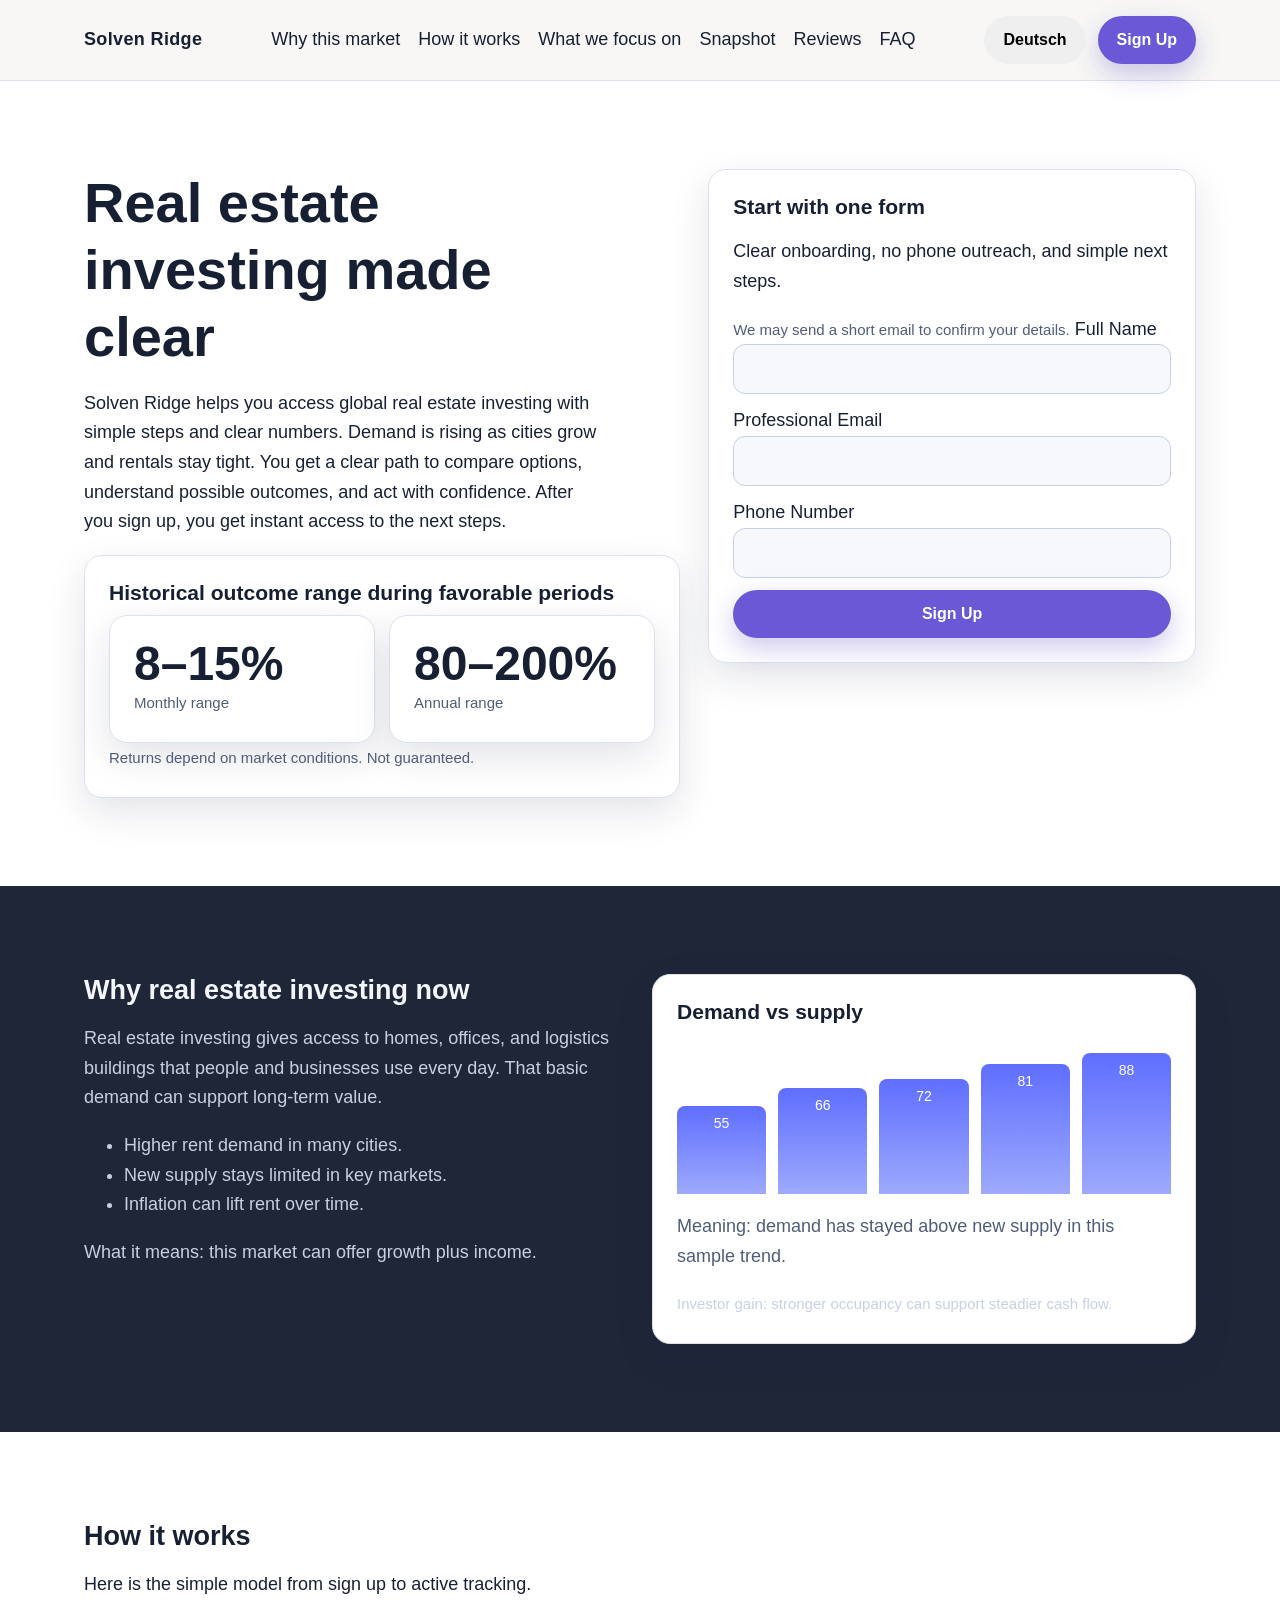
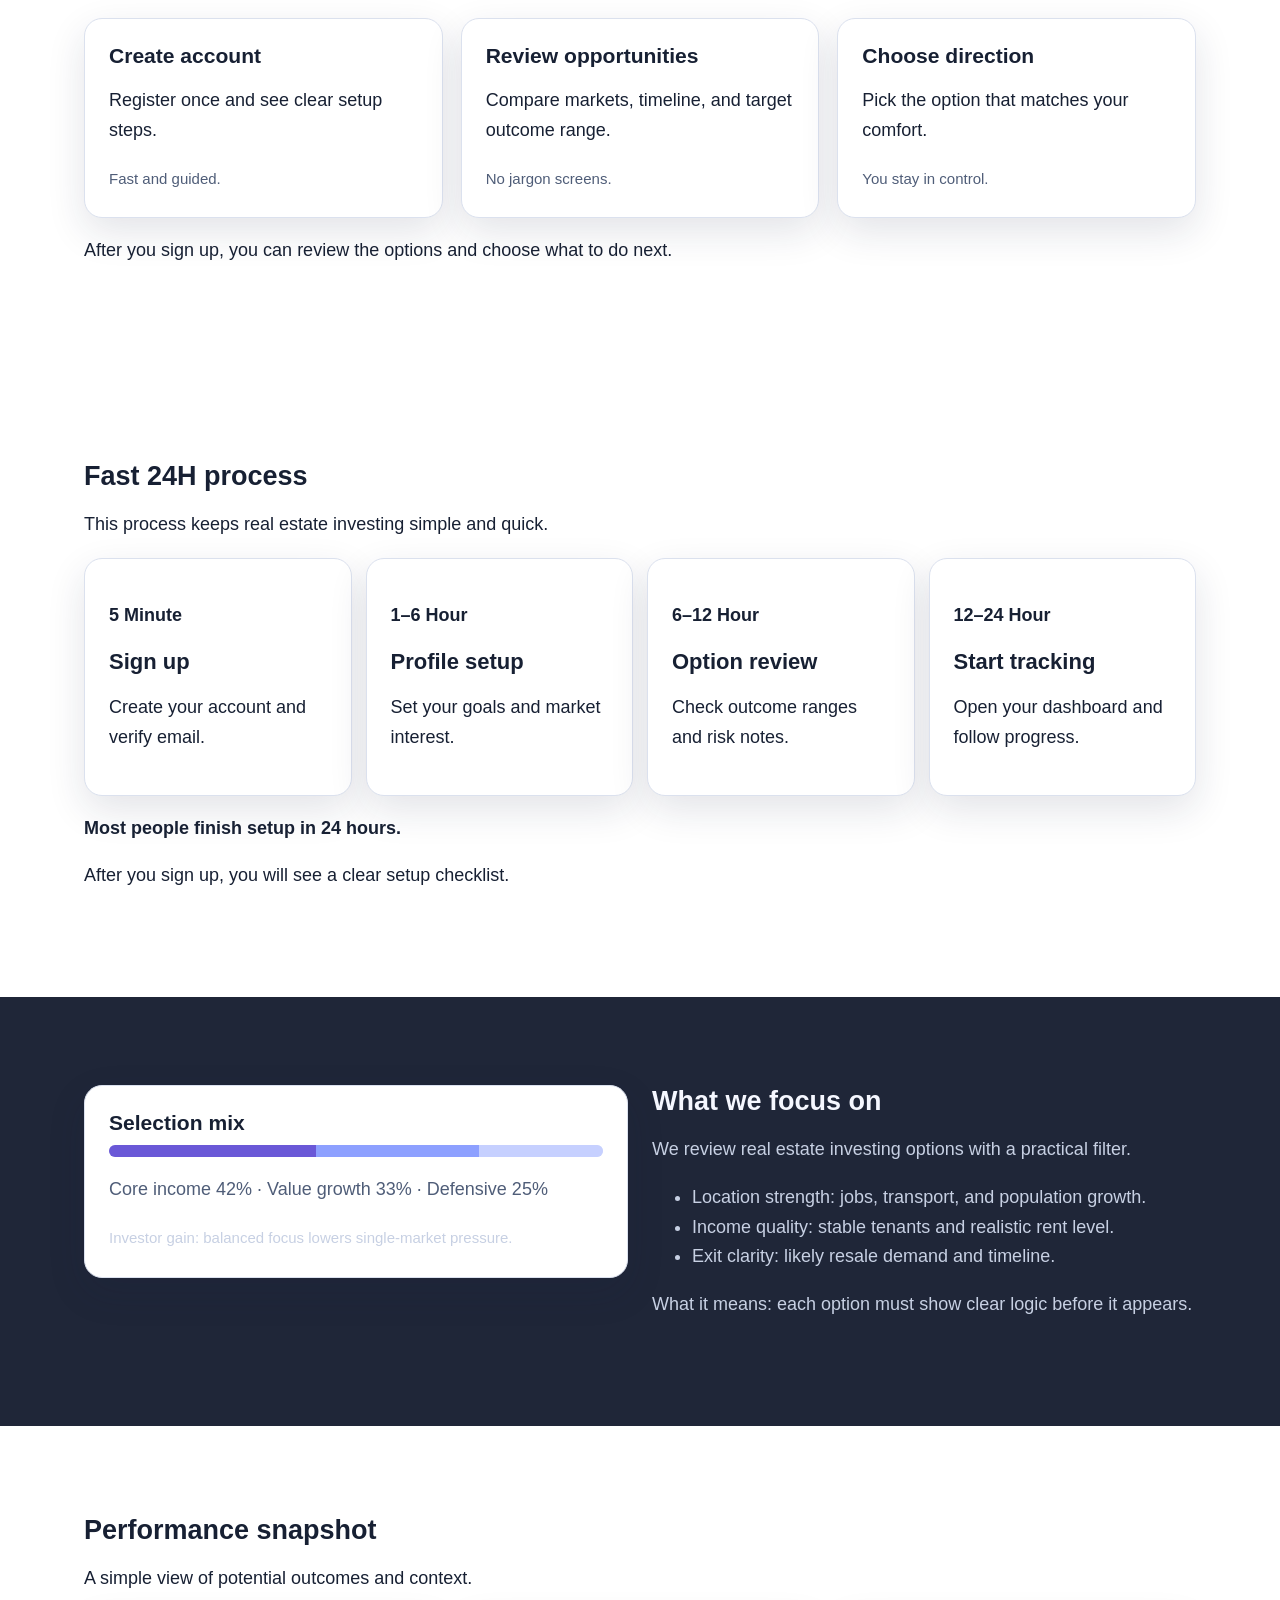
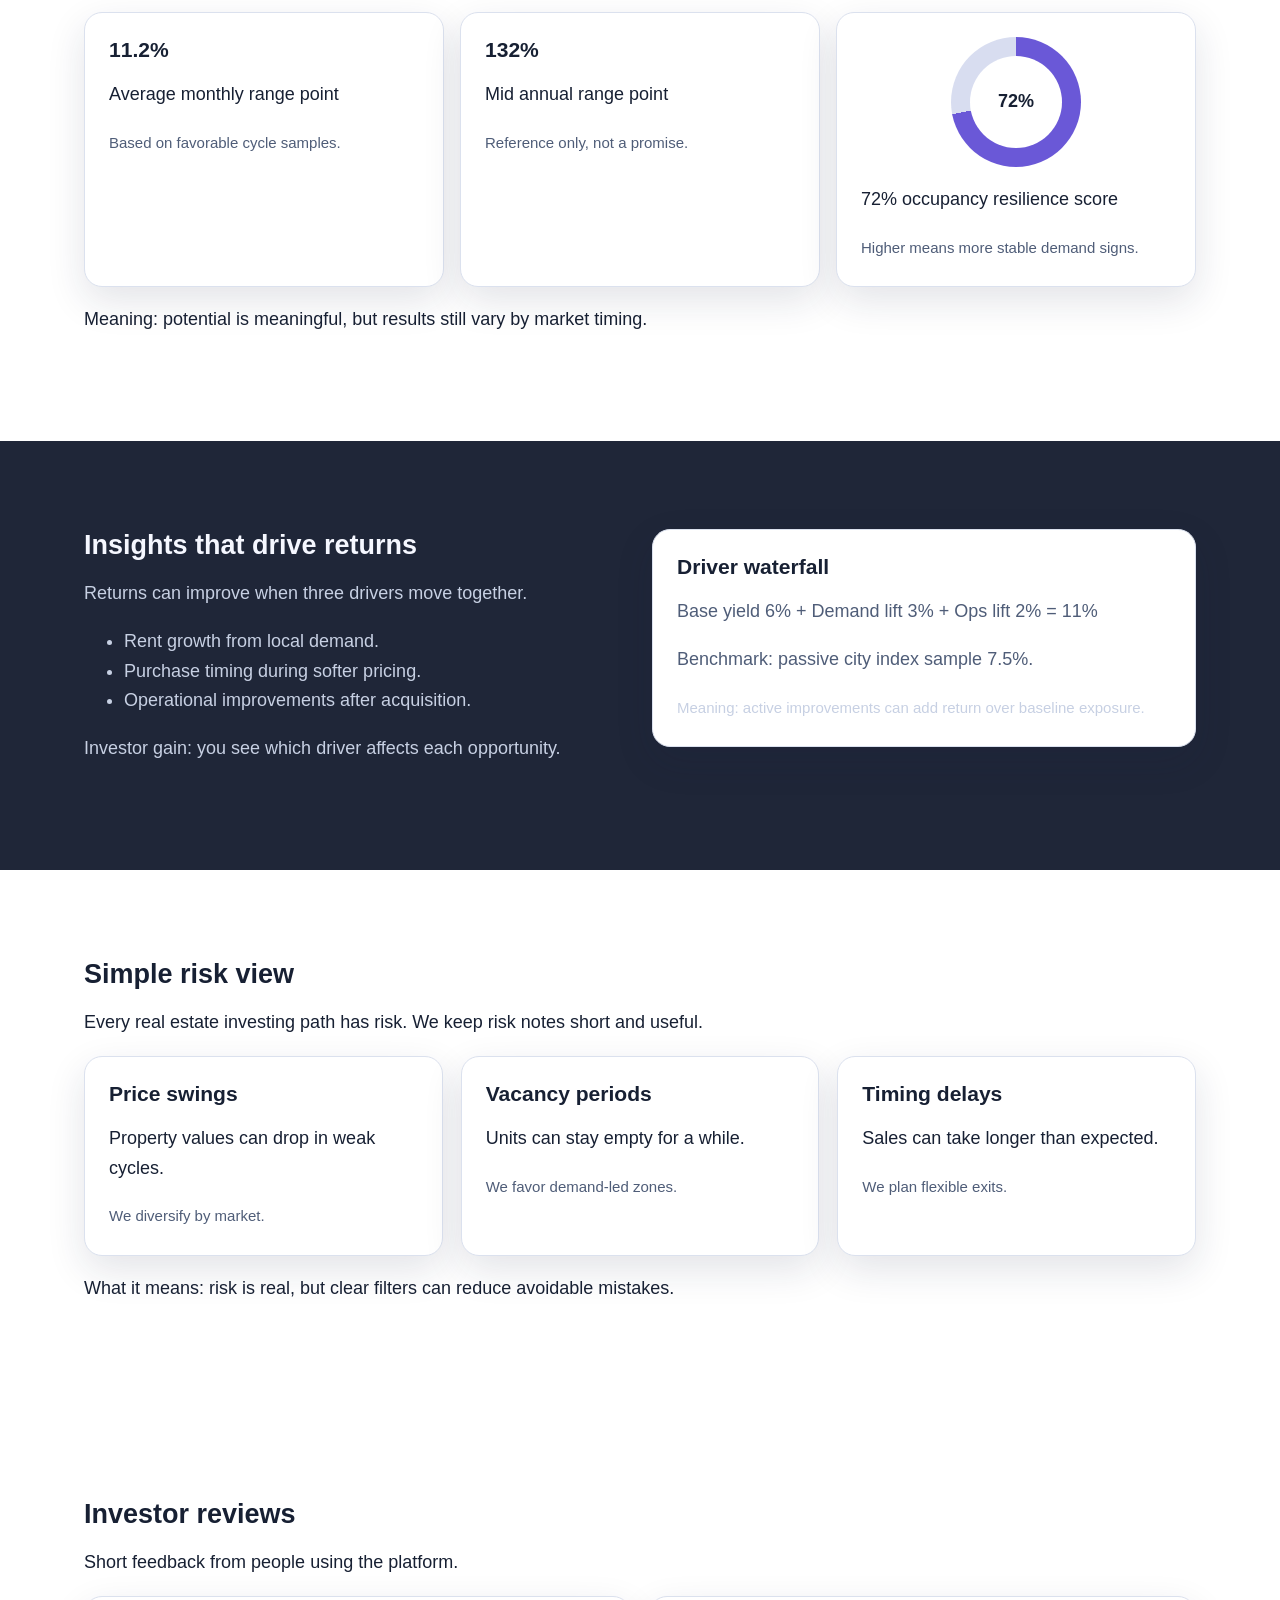
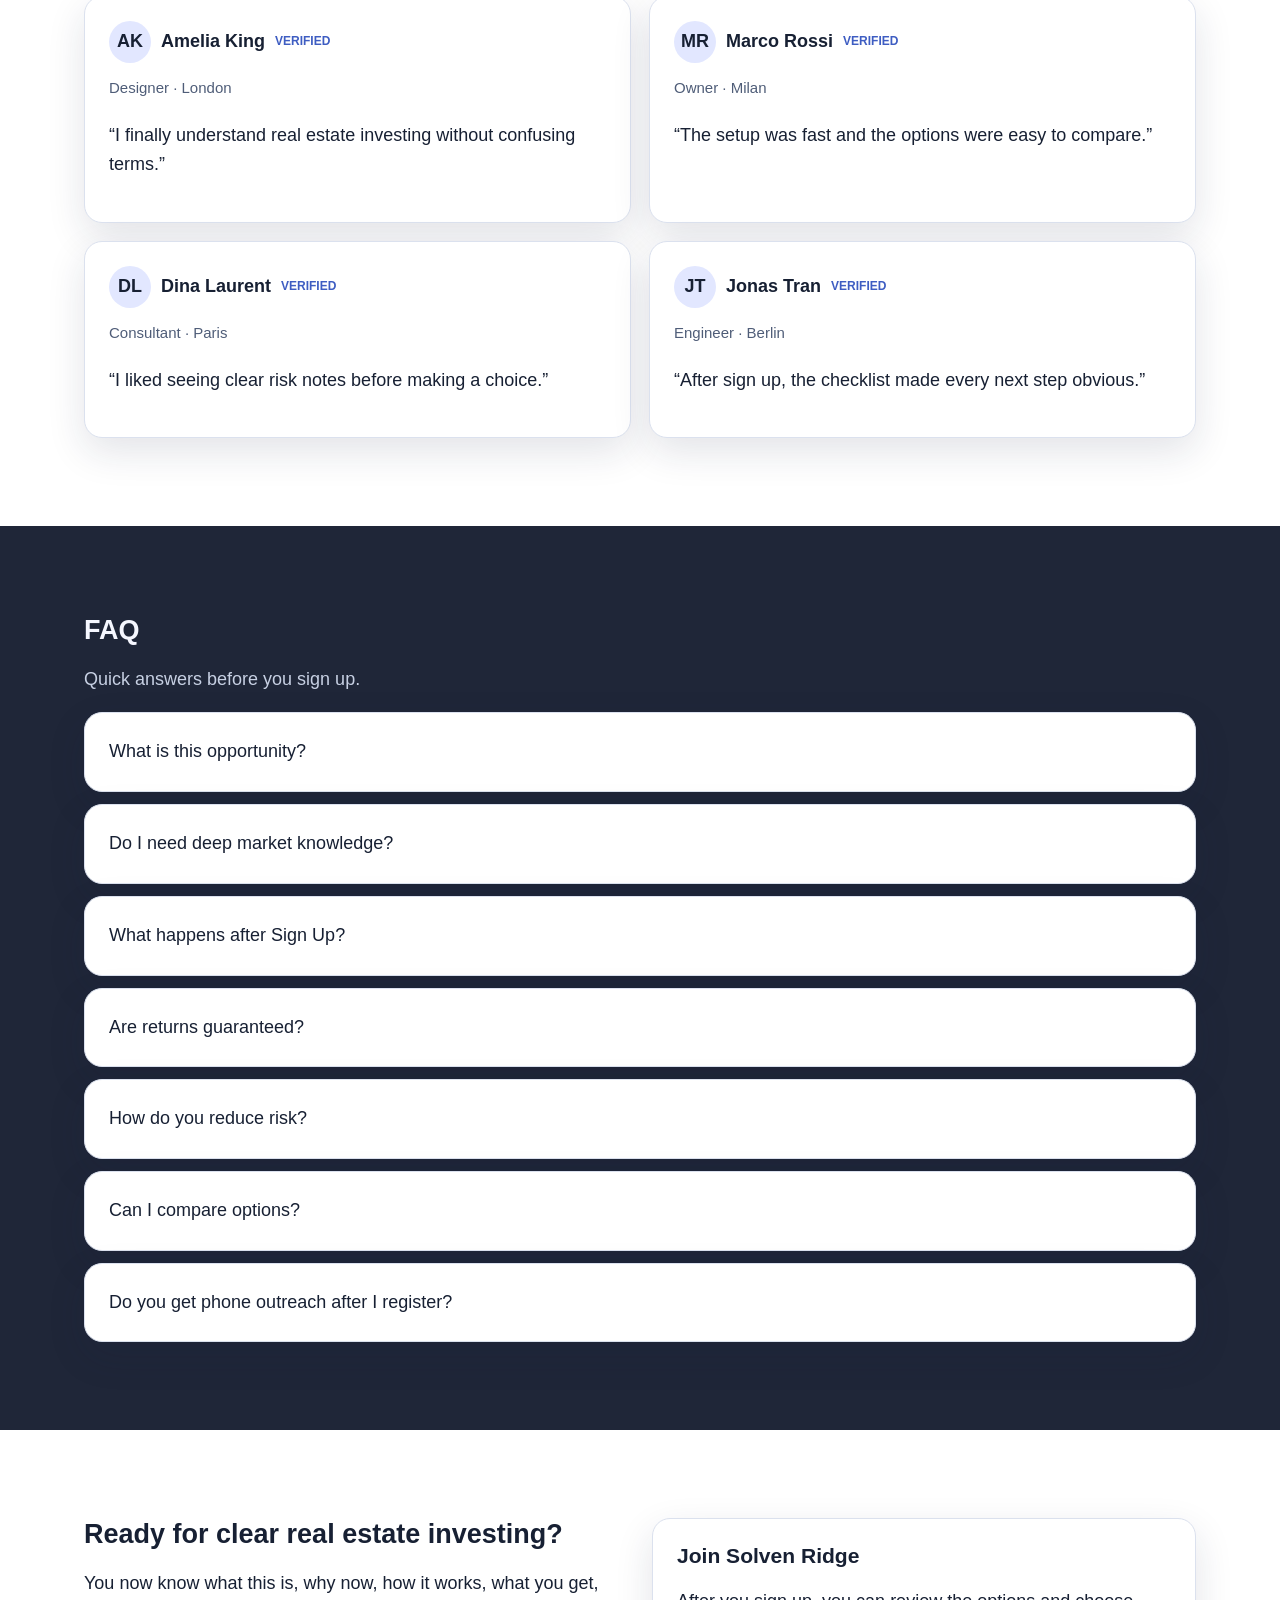
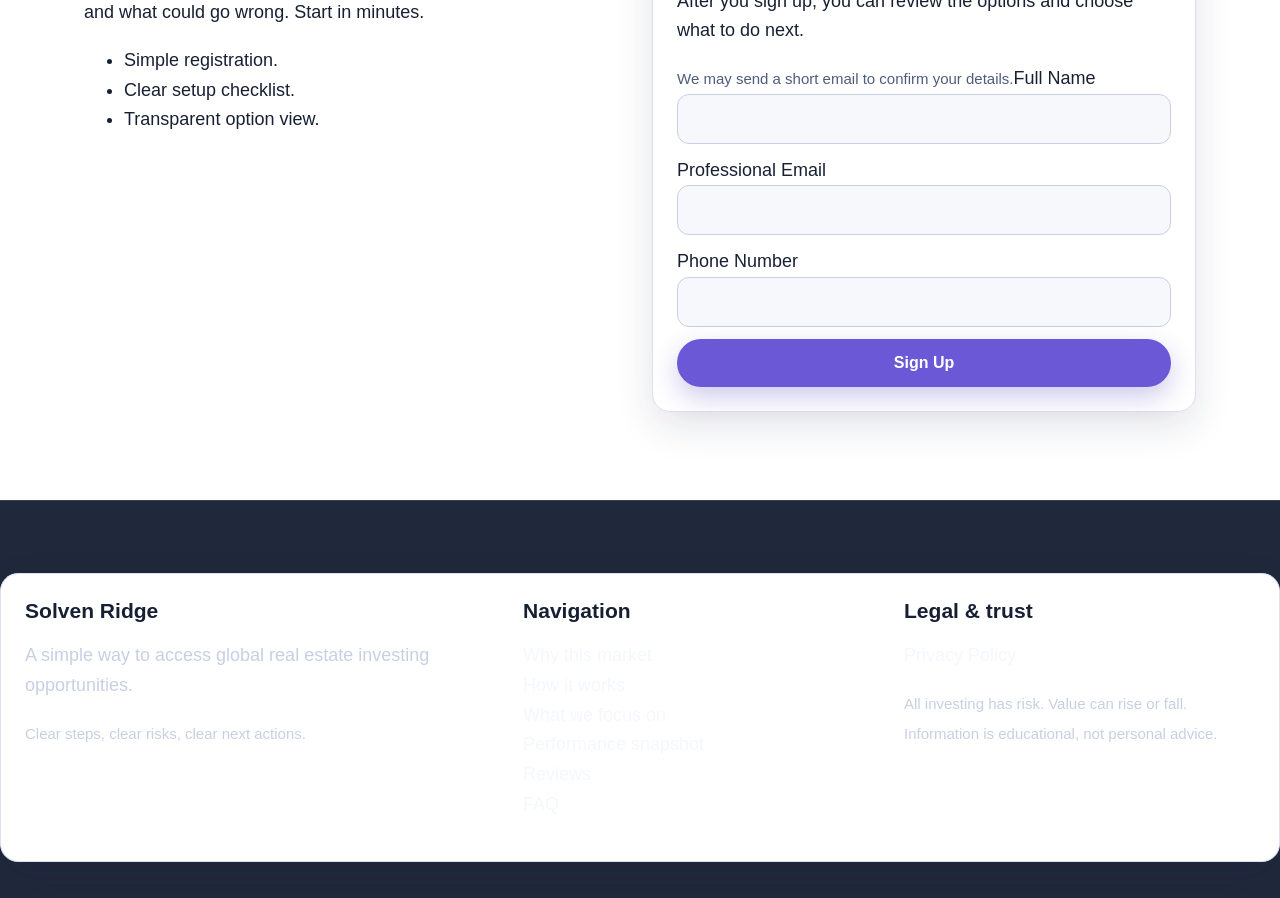
<file: de/index.html>
<!doctype html>
<html lang="en">
<head>
  <meta charset="UTF-8" />
  <meta name="viewport" content="width=device-width, initial-scale=1" />
  <title>Global Real Estate Investing for Investors | Solven Ridge DE</title>
  <meta name="description" content="Discover clear global real estate investing options with transparent process and fast onboarding." />
  <link rel="canonical" href="https://solvenridge.com/de/index.html" />
  <link rel="alternate" hreflang="en" href="https://solvenridge.com/index.html" />
  <link rel="alternate" hreflang="de" href="https://solvenridge.com/de/index.html" />
  <link rel="alternate" hreflang="fr" href="https://solvenridge.com/fr/index.html" />
  <link rel="alternate" hreflang="es" href="https://solvenridge.com/es/index.html" />
  <link rel="alternate" hreflang="it" href="https://solvenridge.com/it/index.html" />
  <link rel="alternate" hreflang="tr" href="https://solvenridge.com/tr/index.html" />
  <link rel="alternate" hreflang="pt" href="https://solvenridge.com/pt/index.html" />
  <link rel="alternate" hreflang="ja" href="https://solvenridge.com/jp/index.html" />
  <link rel="alternate" hreflang="sk" href="https://solvenridge.com/sk/index.html" />
  <link rel="alternate" hreflang="nl-BE" href="https://solvenridge.com/be/index.html" />
  <meta property="og:title" content="Global Real Estate Investing for Investors | Solven Ridge DE" />
  <meta property="og:description" content="Discover clear global real estate investing options with transparent process and fast onboarding." />
  <meta property="og:type" content="website" />
  <meta property="og:url" content="https://solvenridge.com/de/index.html" />
  <meta name="twitter:card" content="summary_large_image" />
  <meta name="twitter:title" content="Global Real Estate Investing for Investors | Solven Ridge DE" />
  <meta name="twitter:description" content="Discover clear global real estate investing options with transparent process and fast onboarding." />
  <link rel="stylesheet" href="../assets/style.css" />
  <script defer src="../assets/app.js"></script>
</head>
<body>
<header class="site-header">
  <div class="container header-inner">
    <a class="brand" href="../index.html">Solven Ridge</a>
    <nav class="desktop-nav" aria-label="Main navigation">
      <a href="#market">Why this market</a><a href="#model">How it works</a><a href="#focus">What we focus on</a><a href="#metrics">Snapshot</a><a href="#reviews">Reviews</a><a href="#faq">FAQ</a>
    </nav>
    <div class="header-right">
      <div class="lang">
        <button class="lang-trigger" aria-label="Open language menu">Deutsch</button>
        <ul class="lang-menu">
          <li><a href="../index.html"><svg class="flag" viewBox="0 0 18 12" xmlns="http://www.w3.org/2000/svg" aria-hidden="true"><rect width="18" height="12" rx="2" fill="#e7ebf7"/><text x="9" y="8" text-anchor="middle" font-size="5" fill="#23304d">GB</text></svg>English</a></li>
<li><a href="../de/index.html"><svg class="flag" viewBox="0 0 18 12" xmlns="http://www.w3.org/2000/svg" aria-hidden="true"><rect width="18" height="12" rx="2" fill="#e7ebf7"/><text x="9" y="8" text-anchor="middle" font-size="5" fill="#23304d">DE</text></svg>Deutsch</a></li>
<li><a href="../fr/index.html"><svg class="flag" viewBox="0 0 18 12" xmlns="http://www.w3.org/2000/svg" aria-hidden="true"><rect width="18" height="12" rx="2" fill="#e7ebf7"/><text x="9" y="8" text-anchor="middle" font-size="5" fill="#23304d">FR</text></svg>Français</a></li>
<li><a href="../es/index.html"><svg class="flag" viewBox="0 0 18 12" xmlns="http://www.w3.org/2000/svg" aria-hidden="true"><rect width="18" height="12" rx="2" fill="#e7ebf7"/><text x="9" y="8" text-anchor="middle" font-size="5" fill="#23304d">ES</text></svg>Español</a></li>
<li><a href="../it/index.html"><svg class="flag" viewBox="0 0 18 12" xmlns="http://www.w3.org/2000/svg" aria-hidden="true"><rect width="18" height="12" rx="2" fill="#e7ebf7"/><text x="9" y="8" text-anchor="middle" font-size="5" fill="#23304d">IT</text></svg>Italiano</a></li>
<li><a href="../tr/index.html"><svg class="flag" viewBox="0 0 18 12" xmlns="http://www.w3.org/2000/svg" aria-hidden="true"><rect width="18" height="12" rx="2" fill="#e7ebf7"/><text x="9" y="8" text-anchor="middle" font-size="5" fill="#23304d">TR</text></svg>Türkçe</a></li>
<li><a href="../pt/index.html"><svg class="flag" viewBox="0 0 18 12" xmlns="http://www.w3.org/2000/svg" aria-hidden="true"><rect width="18" height="12" rx="2" fill="#e7ebf7"/><text x="9" y="8" text-anchor="middle" font-size="5" fill="#23304d">PT</text></svg>Português</a></li>
<li><a href="../jp/index.html"><svg class="flag" viewBox="0 0 18 12" xmlns="http://www.w3.org/2000/svg" aria-hidden="true"><rect width="18" height="12" rx="2" fill="#e7ebf7"/><text x="9" y="8" text-anchor="middle" font-size="5" fill="#23304d">JP</text></svg>日本語</a></li>
<li><a href="../sk/index.html"><svg class="flag" viewBox="0 0 18 12" xmlns="http://www.w3.org/2000/svg" aria-hidden="true"><rect width="18" height="12" rx="2" fill="#e7ebf7"/><text x="9" y="8" text-anchor="middle" font-size="5" fill="#23304d">SK</text></svg>Slovak</a></li>
<li><a href="../be/index.html"><svg class="flag" viewBox="0 0 18 12" xmlns="http://www.w3.org/2000/svg" aria-hidden="true"><rect width="18" height="12" rx="2" fill="#e7ebf7"/><text x="9" y="8" text-anchor="middle" font-size="5" fill="#23304d">BE</text></svg>Nederlands (BE)</a></li>
        </ul>
      </div>
      <a class="btn" href="#signup">Sign Up</a>
    </div>
    <button class="mobile-toggle" aria-label="Open menu" aria-expanded="false">☰</button>
  </div>
</header>
<div class="backdrop"></div>
<aside class="mobile-drawer" aria-hidden="true" aria-label="Mobile menu">
  <button class="drawer-close btn" type="button">Close ✕</button>
  <a href="#market">Why this market</a><a href="#model">How it works</a><a href="#focus">What we focus on</a><a href="#metrics">Snapshot</a><a href="#reviews">Reviews</a><a href="#faq">FAQ</a>
  <div class="lang">
    <button class="lang-trigger" aria-label="Open language menu">Deutsch</button>
    <ul class="lang-menu"><li><a href="../index.html"><svg class="flag" viewBox="0 0 18 12" xmlns="http://www.w3.org/2000/svg" aria-hidden="true"><rect width="18" height="12" rx="2" fill="#e7ebf7"/><text x="9" y="8" text-anchor="middle" font-size="5" fill="#23304d">GB</text></svg>English</a></li>
<li><a href="../de/index.html"><svg class="flag" viewBox="0 0 18 12" xmlns="http://www.w3.org/2000/svg" aria-hidden="true"><rect width="18" height="12" rx="2" fill="#e7ebf7"/><text x="9" y="8" text-anchor="middle" font-size="5" fill="#23304d">DE</text></svg>Deutsch</a></li>
<li><a href="../fr/index.html"><svg class="flag" viewBox="0 0 18 12" xmlns="http://www.w3.org/2000/svg" aria-hidden="true"><rect width="18" height="12" rx="2" fill="#e7ebf7"/><text x="9" y="8" text-anchor="middle" font-size="5" fill="#23304d">FR</text></svg>Français</a></li>
<li><a href="../es/index.html"><svg class="flag" viewBox="0 0 18 12" xmlns="http://www.w3.org/2000/svg" aria-hidden="true"><rect width="18" height="12" rx="2" fill="#e7ebf7"/><text x="9" y="8" text-anchor="middle" font-size="5" fill="#23304d">ES</text></svg>Español</a></li>
<li><a href="../it/index.html"><svg class="flag" viewBox="0 0 18 12" xmlns="http://www.w3.org/2000/svg" aria-hidden="true"><rect width="18" height="12" rx="2" fill="#e7ebf7"/><text x="9" y="8" text-anchor="middle" font-size="5" fill="#23304d">IT</text></svg>Italiano</a></li>
<li><a href="../tr/index.html"><svg class="flag" viewBox="0 0 18 12" xmlns="http://www.w3.org/2000/svg" aria-hidden="true"><rect width="18" height="12" rx="2" fill="#e7ebf7"/><text x="9" y="8" text-anchor="middle" font-size="5" fill="#23304d">TR</text></svg>Türkçe</a></li>
<li><a href="../pt/index.html"><svg class="flag" viewBox="0 0 18 12" xmlns="http://www.w3.org/2000/svg" aria-hidden="true"><rect width="18" height="12" rx="2" fill="#e7ebf7"/><text x="9" y="8" text-anchor="middle" font-size="5" fill="#23304d">PT</text></svg>Português</a></li>
<li><a href="../jp/index.html"><svg class="flag" viewBox="0 0 18 12" xmlns="http://www.w3.org/2000/svg" aria-hidden="true"><rect width="18" height="12" rx="2" fill="#e7ebf7"/><text x="9" y="8" text-anchor="middle" font-size="5" fill="#23304d">JP</text></svg>日本語</a></li>
<li><a href="../sk/index.html"><svg class="flag" viewBox="0 0 18 12" xmlns="http://www.w3.org/2000/svg" aria-hidden="true"><rect width="18" height="12" rx="2" fill="#e7ebf7"/><text x="9" y="8" text-anchor="middle" font-size="5" fill="#23304d">SK</text></svg>Slovak</a></li>
<li><a href="../be/index.html"><svg class="flag" viewBox="0 0 18 12" xmlns="http://www.w3.org/2000/svg" aria-hidden="true"><rect width="18" height="12" rx="2" fill="#e7ebf7"/><text x="9" y="8" text-anchor="middle" font-size="5" fill="#23304d">BE</text></svg>Nederlands (BE)</a></li></ul>
  </div>
  <a class="btn" href="#signup">Sign Up</a>
</aside>

<main>
<section class="section light hero">
  <div class="container hero-grid">
    <div>
      <h1>Real estate investing made clear</h1>
      <p class="sub">Solven Ridge helps you access global real estate investing with simple steps and clear numbers. Demand is rising as cities grow and rentals stay tight. You get a clear path to compare options, understand possible outcomes, and act with confidence. After you sign up, you get instant access to the next steps.</p>
      <div class="hero-panel text-on-gradient">
        <h3>Historical outcome range during favorable periods</h3>
        <div class="metric-row">
          <div class="metric-card"><div class="big-num">8–15%</div><small>Monthly range</small></div>
          <div class="metric-card"><div class="big-num">80–200%</div><small>Annual range</small></div>
        </div>
        <small>Returns depend on market conditions. Not guaranteed.</small>
      </div>
    </div>
    <form id="signup" class="form-card" aria-label="Lead form">
      <h3>Start with one form</h3><p>Clear onboarding, no phone outreach, and simple next steps.</p><small>We may send a short email to confirm your details.</small>
      <label>Full Name<input type="text" name="name" required></label>
      <label>Professional Email<input type="email" name="email" required></label>
      <label>Phone Number<input type="tel" name="phone" required></label>
      <button class="btn" type="submit">Sign Up</button>
    </form>
  </div>
</section>

<section id="market" class="section dark"><div class="container split"><div><h2>Why real estate investing now</h2><p>Real estate investing gives access to homes, offices, and logistics buildings that people and businesses use every day. That basic demand can support long-term value.</p><ul><li>Higher rent demand in many cities.</li><li>New supply stays limited in key markets.</li><li>Inflation can lift rent over time.</li></ul><p>What it means: this market can offer growth plus income.</p></div><div class="visual-card"><h3>Demand vs supply</h3><div class="vbars"><span class="h55">55</span><span class="h66">66</span><span class="h72">72</span><span class="h81">81</span><span class="h88">88</span></div><p>Meaning: demand has stayed above new supply in this sample trend.</p><small>Investor gain: stronger occupancy can support steadier cash flow.</small></div></div></section>

<section id="model" class="section light"><div class="container"><h2>How it works</h2><p>Here is the simple model from sign up to active tracking.</p><div class="grid-3"><article class="card"><h3>Create account</h3><p>Register once and see clear setup steps.</p><small>Fast and guided.</small></article><article class="card"><h3>Review opportunities</h3><p>Compare markets, timeline, and target outcome range.</p><small>No jargon screens.</small></article><article class="card"><h3>Choose direction</h3><p>Pick the option that matches your comfort.</p><small>You stay in control.</small></article></div><p>After you sign up, you can review the options and choose what to do next.</p></div></section>

<section class="section light"><div class="container"><h2>Fast 24H process</h2><p>This process keeps real estate investing simple and quick.</p><div class="process-grid"><article class="process-card"><p class="time">5 Minute</p><h3>Sign up</h3><p>Create your account and verify email.</p></article><article class="process-card"><p class="time">1–6 Hour</p><h3>Profile setup</h3><p>Set your goals and market interest.</p></article><article class="process-card"><p class="time">6–12 Hour</p><h3>Option review</h3><p>Check outcome ranges and risk notes.</p></article><article class="process-card"><p class="time">12–24 Hour</p><h3>Start tracking</h3><p>Open your dashboard and follow progress.</p></article></div><p><strong>Most people finish setup in 24 hours.</strong></p><p>After you sign up, you will see a clear setup checklist.</p></div></section>

<section id="focus" class="section dark"><div class="container split"><div class="visual-card"><h3>Selection mix</h3><div class="bar"><span class="seg a w42"></span><span class="seg b w33"></span><span class="seg c w25"></span></div><p>Core income 42% · Value growth 33% · Defensive 25%</p><small>Investor gain: balanced focus lowers single-market pressure.</small></div><div><h2>What we focus on</h2><p>We review real estate investing options with a practical filter.</p><ul><li>Location strength: jobs, transport, and population growth.</li><li>Income quality: stable tenants and realistic rent level.</li><li>Exit clarity: likely resale demand and timeline.</li></ul><p>What it means: each option must show clear logic before it appears.</p></div></div></section>

<section id="metrics" class="section light"><div class="container"><h2>Performance snapshot</h2><p>A simple view of potential outcomes and context.</p><div class="kpi"><article class="kpi-card"><h3>11.2%</h3><p>Average monthly range point</p><small>Based on favorable cycle samples.</small></article><article class="kpi-card"><h3>132%</h3><p>Mid annual range point</p><small>Reference only, not a promise.</small></article><article class="kpi-card"><div class="ring" aria-hidden="true"></div><p>72% occupancy resilience score</p><small>Higher means more stable demand signs.</small></article></div><p>Meaning: potential is meaningful, but results still vary by market timing.</p></div></section>

<section class="section dark"><div class="container split"><div><h2>Insights that drive returns</h2><p>Returns can improve when three drivers move together.</p><ul><li>Rent growth from local demand.</li><li>Purchase timing during softer pricing.</li><li>Operational improvements after acquisition.</li></ul><p>Investor gain: you see which driver affects each opportunity.</p></div><div class="chart-panel"><h3>Driver waterfall</h3><p>Base yield 6% + Demand lift 3% + Ops lift 2% = 11%</p><p>Benchmark: passive city index sample 7.5%.</p><small>Meaning: active improvements can add return over baseline exposure.</small></div></div></section>

<section class="section light"><div class="container"><h2>Simple risk view</h2><p>Every real estate investing path has risk. We keep risk notes short and useful.</p><div class="grid-3"><article class="card"><h3>Price swings</h3><p>Property values can drop in weak cycles.</p><small>We diversify by market.</small></article><article class="card"><h3>Vacancy periods</h3><p>Units can stay empty for a while.</p><small>We favor demand-led zones.</small></article><article class="card"><h3>Timing delays</h3><p>Sales can take longer than expected.</p><small>We plan flexible exits.</small></article></div><p>What it means: risk is real, but clear filters can reduce avoidable mistakes.</p></div></section>

<section id="reviews" class="section light"><div class="container"><h2>Investor reviews</h2><p>Short feedback from people using the platform.</p><div class="reviews"><article class="review-card"><div class="review-head"><div class="avatar">AK</div><strong>Amelia King</strong><span class="verified">VERIFIED</span></div><small>Designer · London</small><p>“I finally understand real estate investing without confusing terms.”</p></article><article class="review-card"><div class="review-head"><div class="avatar">MR</div><strong>Marco Rossi</strong><span class="verified">VERIFIED</span></div><small>Owner · Milan</small><p>“The setup was fast and the options were easy to compare.”</p></article><article class="review-card"><div class="review-head"><div class="avatar">DL</div><strong>Dina Laurent</strong><span class="verified">VERIFIED</span></div><small>Consultant · Paris</small><p>“I liked seeing clear risk notes before making a choice.”</p></article><article class="review-card"><div class="review-head"><div class="avatar">JT</div><strong>Jonas Tran</strong><span class="verified">VERIFIED</span></div><small>Engineer · Berlin</small><p>“After sign up, the checklist made every next step obvious.”</p></article></div></div></section>

<section id="faq" class="section dark"><div class="container"><h2>FAQ</h2><p>Quick answers before you sign up.</p><div class="faq-list"><details class="faq-item"><summary>What is this opportunity?</summary><p>It is a guided way to access global real estate investing options.</p></details><details class="faq-item"><summary>Do I need deep market knowledge?</summary><p>No. Each option uses plain language with clear numbers.</p></details><details class="faq-item"><summary>What happens after Sign Up?</summary><p>After you sign up, you get instant access to the next steps.</p></details><details class="faq-item"><summary>Are returns guaranteed?</summary><p>No. Returns depend on market conditions and can vary.</p></details><details class="faq-item"><summary>How do you reduce risk?</summary><p>We use location, demand, and exit filters before listing options.</p></details><details class="faq-item"><summary>Can I compare options?</summary><p>Yes. You can review projected range, timeline, and risk notes.</p></details><details class="faq-item"><summary>Do you get phone outreach after I register?</summary><p>No phone outreach. We may send a short email to confirm details.</p></details></div></div></section>

<section class="section light final-cta"><div class="container split"><div><h2>Ready for clear real estate investing?</h2><p>You now know what this is, why now, how it works, what you get, and what could go wrong. Start in minutes.</p><ul><li>Simple registration.</li><li>Clear setup checklist.</li><li>Transparent option view.</li></ul></div><form class="form-card"><h3>Join Solven Ridge</h3><p>After you sign up, you can review the options and choose what to do next.</p><small>We may send a short email to confirm your details.</small><label>Full Name<input type="text" required></label><label>Professional Email<input type="email" required></label><label>Phone Number<input type="tel" required></label><button class="btn" type="submit">Sign Up</button></form></div></section>
</main>

<footer class="site-footer"><div class="container footer-inner footer-panel"><div><h3>Solven Ridge</h3><p>A simple way to access global real estate investing opportunities.</p><small>Clear steps, clear risks, clear next actions.</small></div><div><h3>Navigation</h3><p><a href="#market">Why this market</a><br><a href="#model">How it works</a><br><a href="#focus">What we focus on</a><br><a href="#metrics">Performance snapshot</a><br><a href="#reviews">Reviews</a><br><a href="#faq">FAQ</a></p></div><div><h3>Legal & trust</h3><p><a href="#" data-open-privacy>Privacy Policy</a></p><small>All investing has risk. Value can rise or fall.</small><br><small>Information is educational, not personal advice.</small></div></div></footer>

<div id="privacy-modal" class="modal" aria-hidden="true" role="dialog" aria-modal="true" aria-label="Privacy Policy">
  <div class="modal-card card">
    <button class="modal-close" data-close-modal aria-label="Close">✕</button>
    <h2>Privacy Policy</h2>
    <p><strong>Introduction:</strong> This policy explains how Solven Ridge handles your personal data.</p>
    <p><strong>Data collection:</strong> We collect name, email, phone, and site interaction data.</p>
    <p><strong>Legal basis:</strong> We process data with consent, contract needs, or legal obligations.</p>
    <p><strong>Cookies:</strong> We use cookies for core functions, analytics, and experience improvement.</p>
    <p><strong>Retention:</strong> We keep data only as long as needed for service and law.</p>
    <p><strong>Third-party sharing:</strong> We share data with hosting, email, and security providers when required.</p>
    <p><strong>Security:</strong> We use access controls, encryption, and monitoring to protect information.</p>
    <p><strong>User rights:</strong> You can request access, correction, deletion, restriction, or portability.</p>
    <p><strong>International transfers:</strong> Data may move across countries with proper safeguards in place.</p>
    <p><strong>Industry risk disclosure:</strong> Digital systems can face outages or attacks despite safeguards.</p>
    <p><strong>Contact:</strong> privacy@solvenridge.com</p>
    <div class="modal-footer"><button class="btn" data-close-modal>Close</button></div>
  </div>
</div>

<script type="application/ld+json">{"@context":"https://schema.org","@graph":[{"@type":"Organization","name":"Solven Ridge","url":"https://solvenridge.com"},{"@type":"WebSite","name":"Solven Ridge","url":"https://solvenridge.com"},{"@type":"FAQPage","mainEntity":[{"@type":"Question","name":"What is this opportunity?","acceptedAnswer":{"@type":"Answer","text":"It is a guided way to access global real estate investing options."}},{"@type":"Question","name":"Are returns guaranteed?","acceptedAnswer":{"@type":"Answer","text":"No. Returns depend on market conditions and can vary."}}]},{"@type":"Review","author":{"@type":"Person","name":"Amelia King"},"reviewBody":"I finally understand real estate investing without confusing terms.","itemReviewed":{"@type":"Organization","name":"Solven Ridge"}}]}</script>
</body>
</html>
</file>
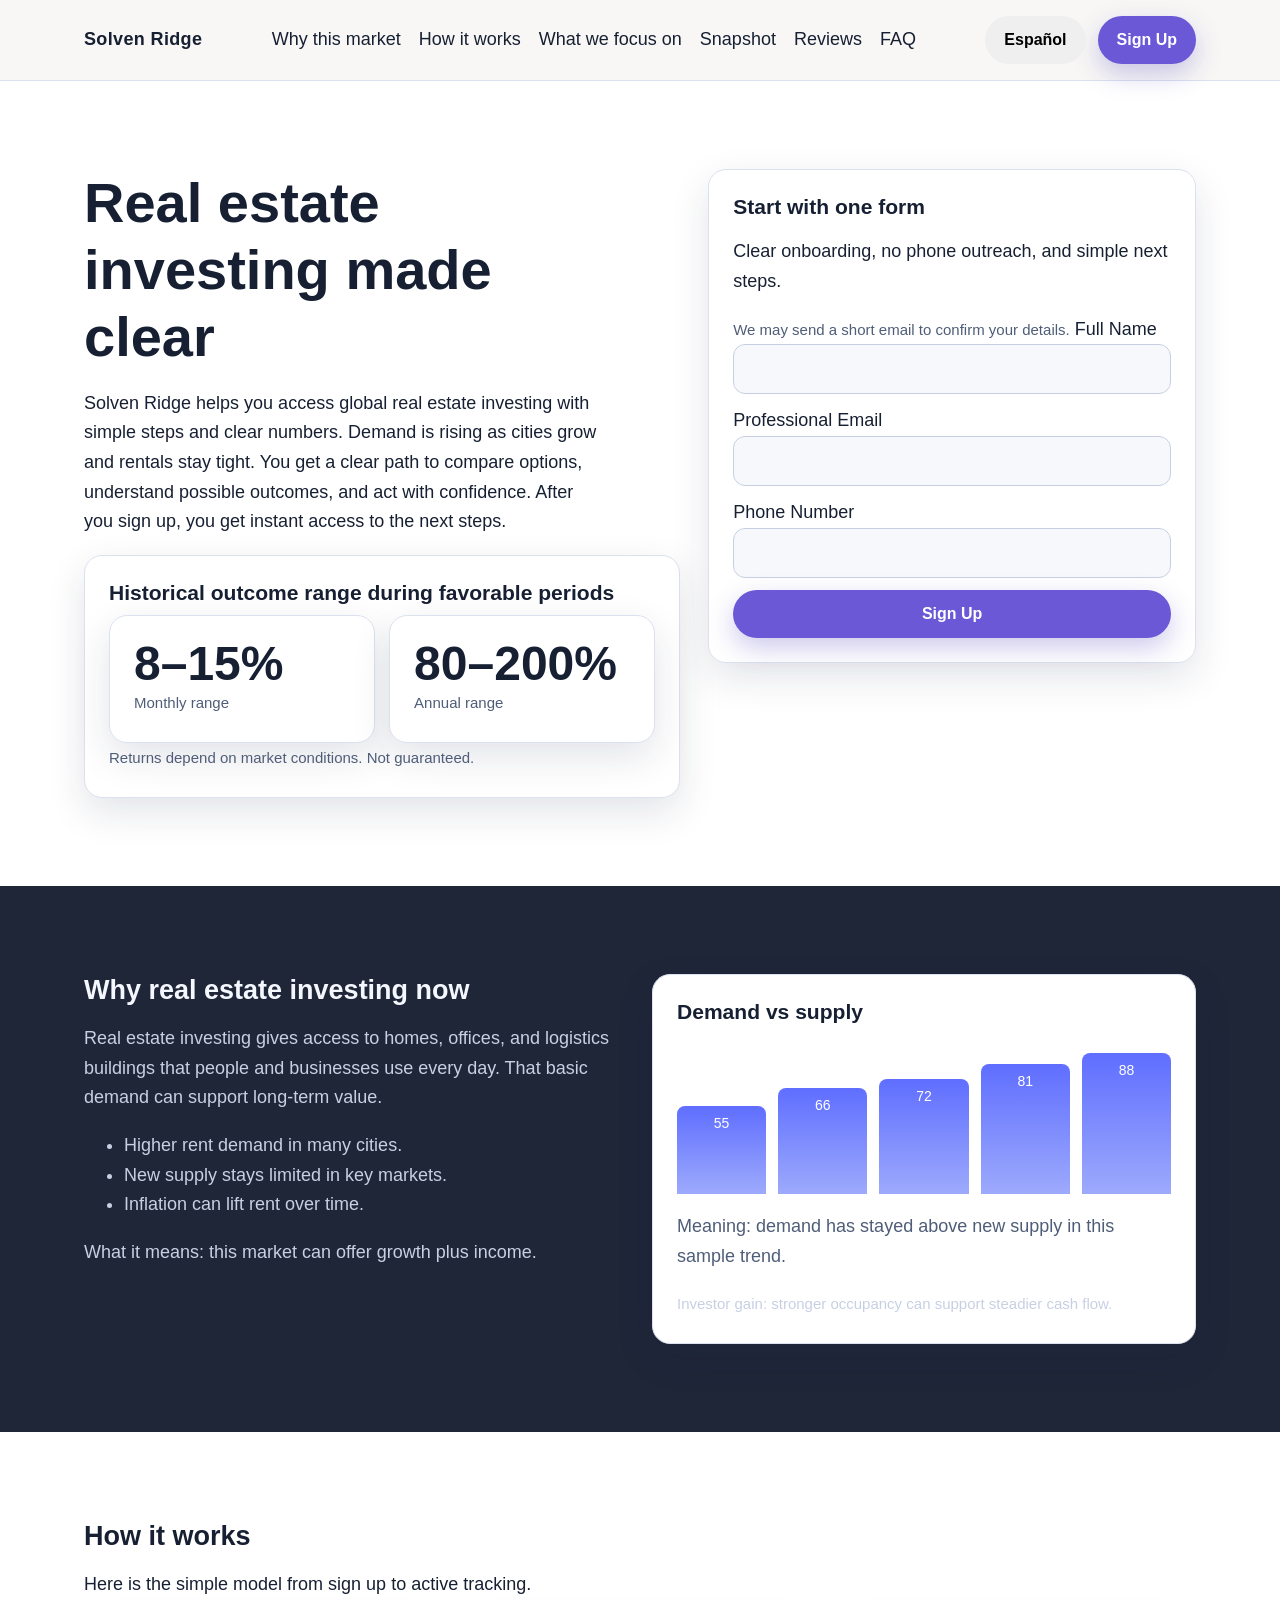
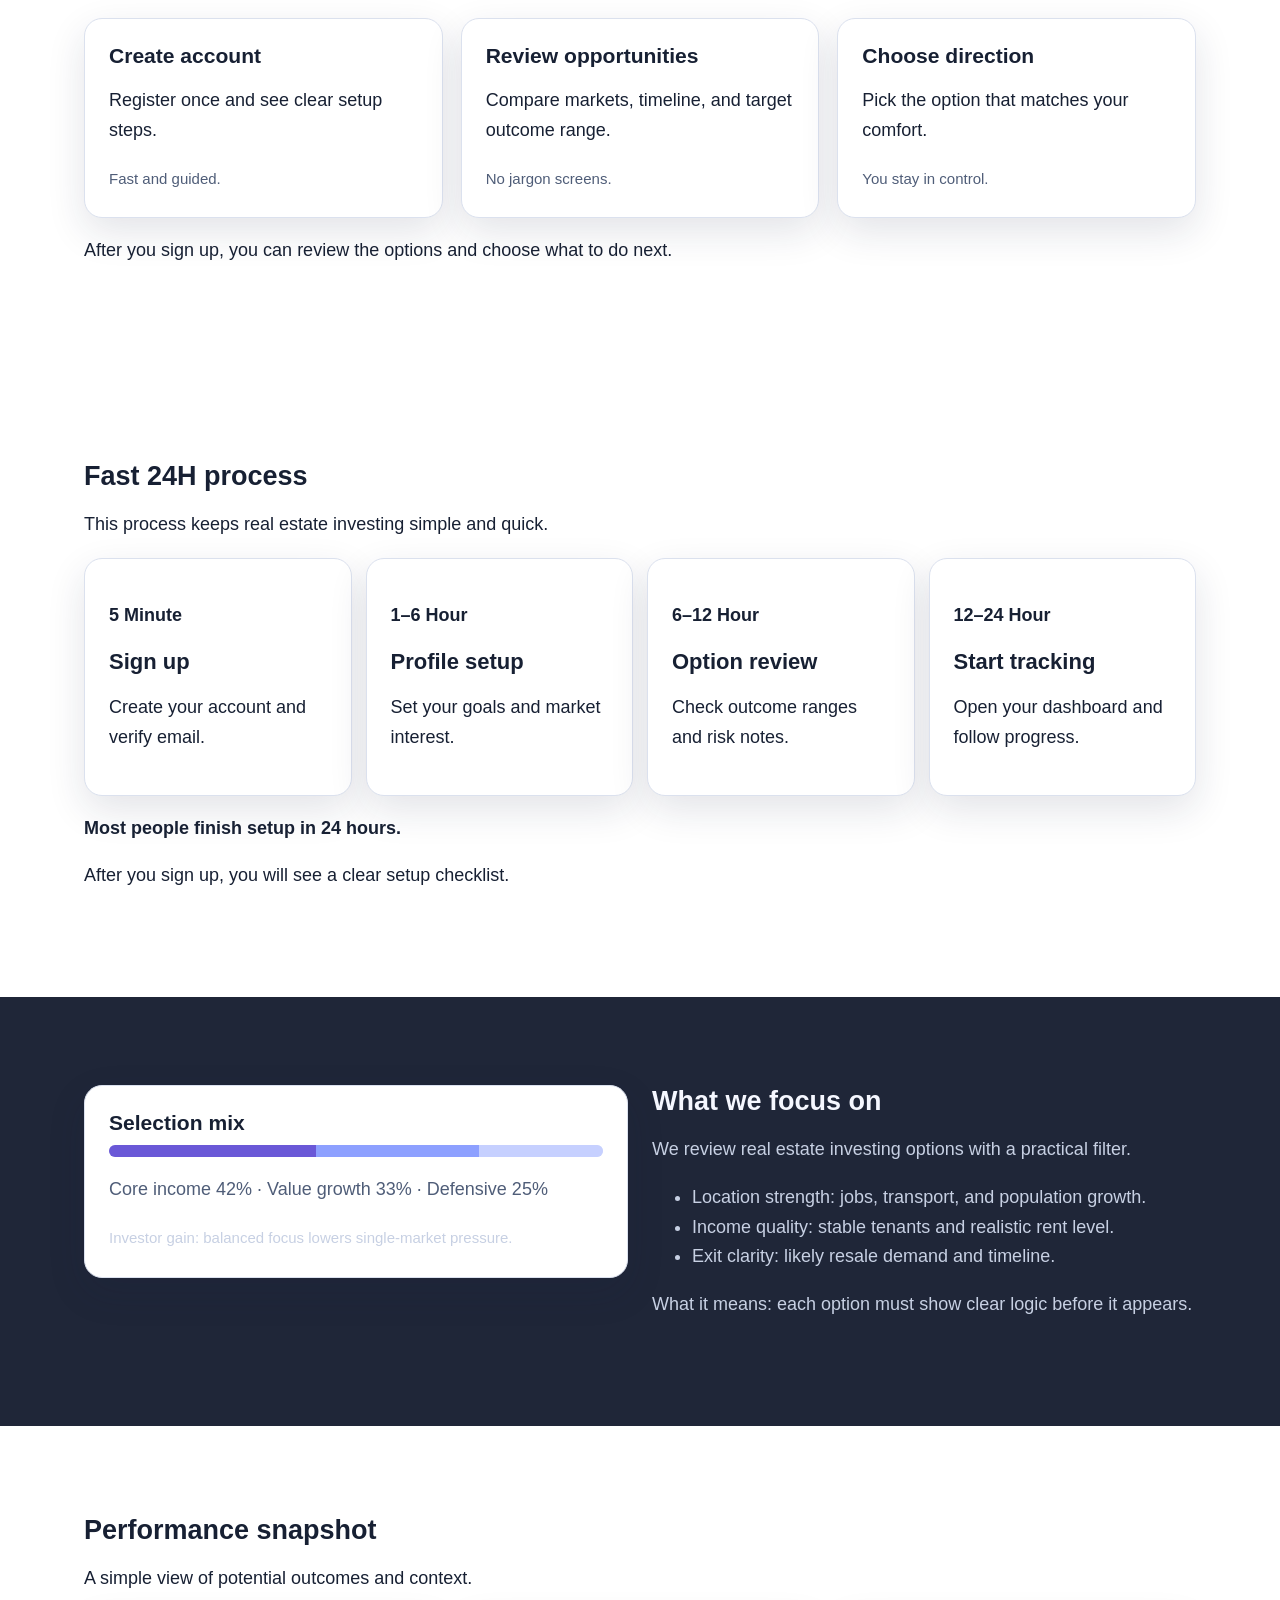
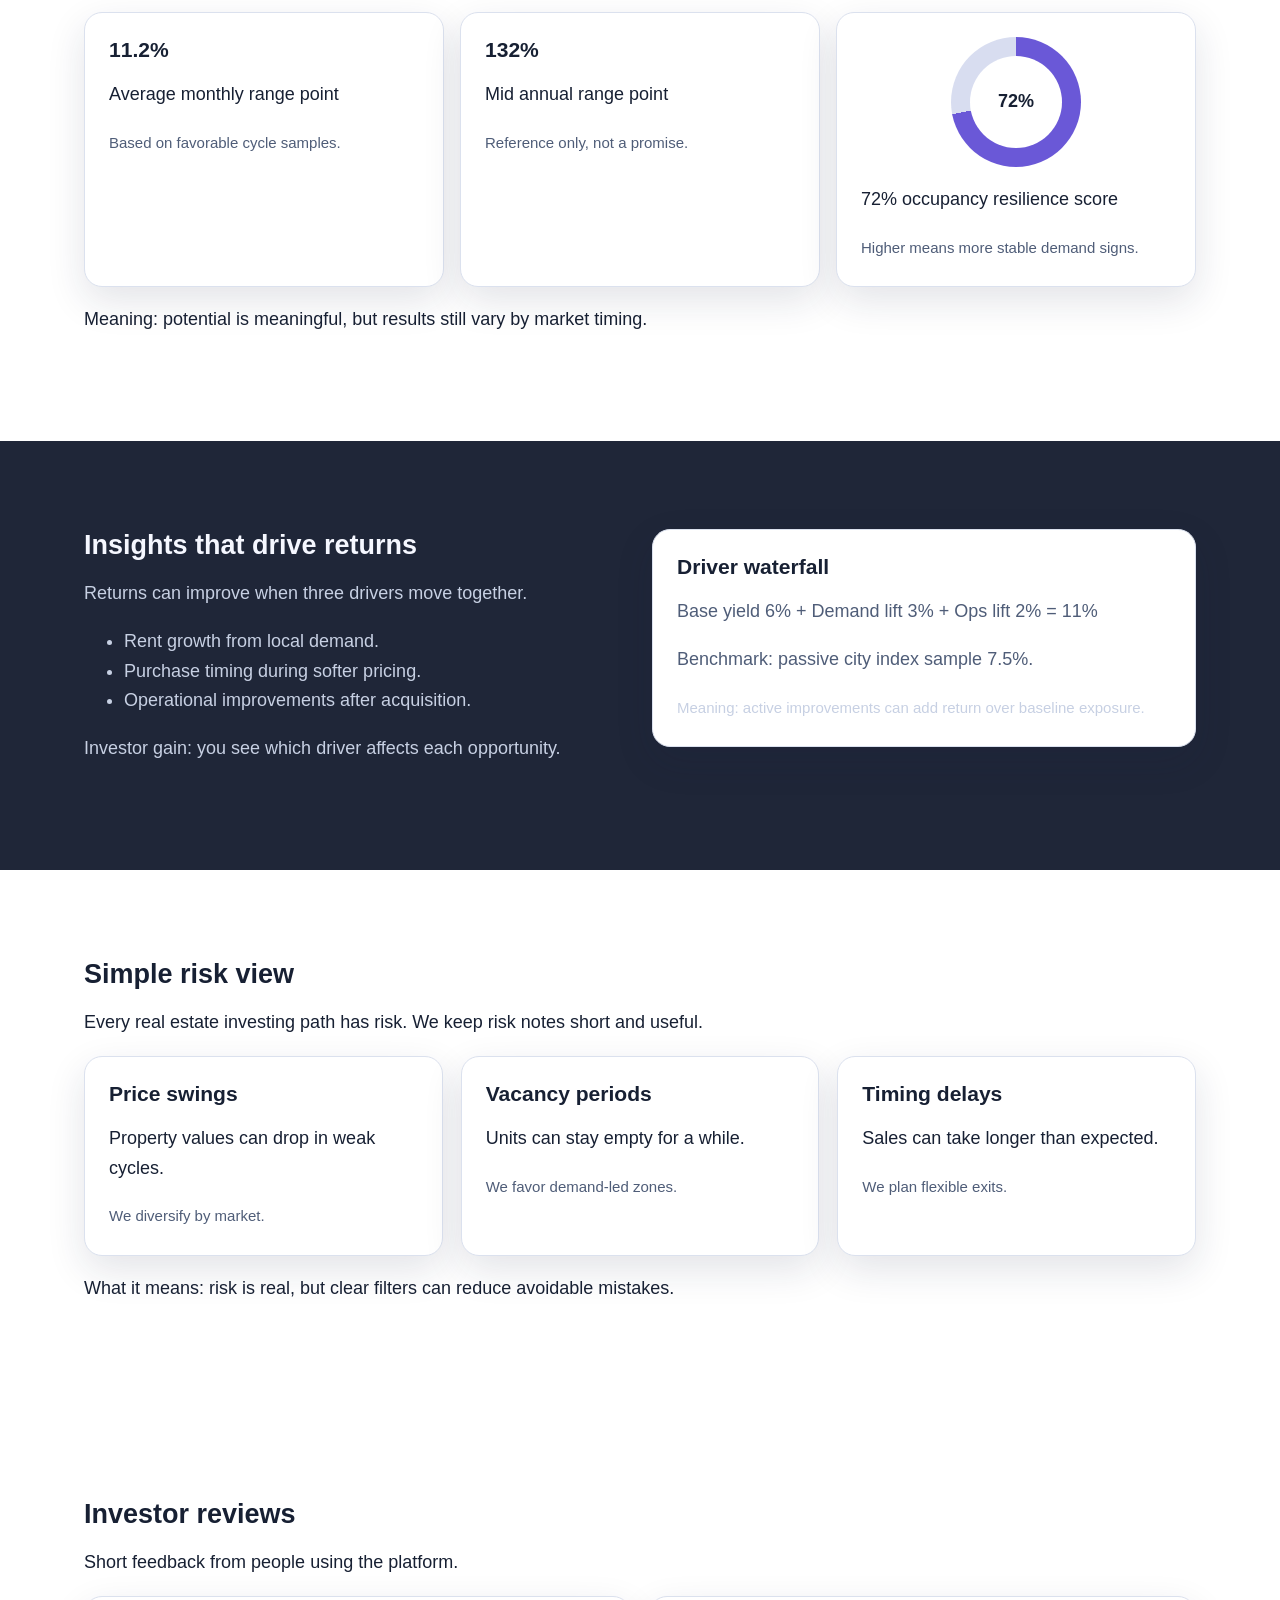
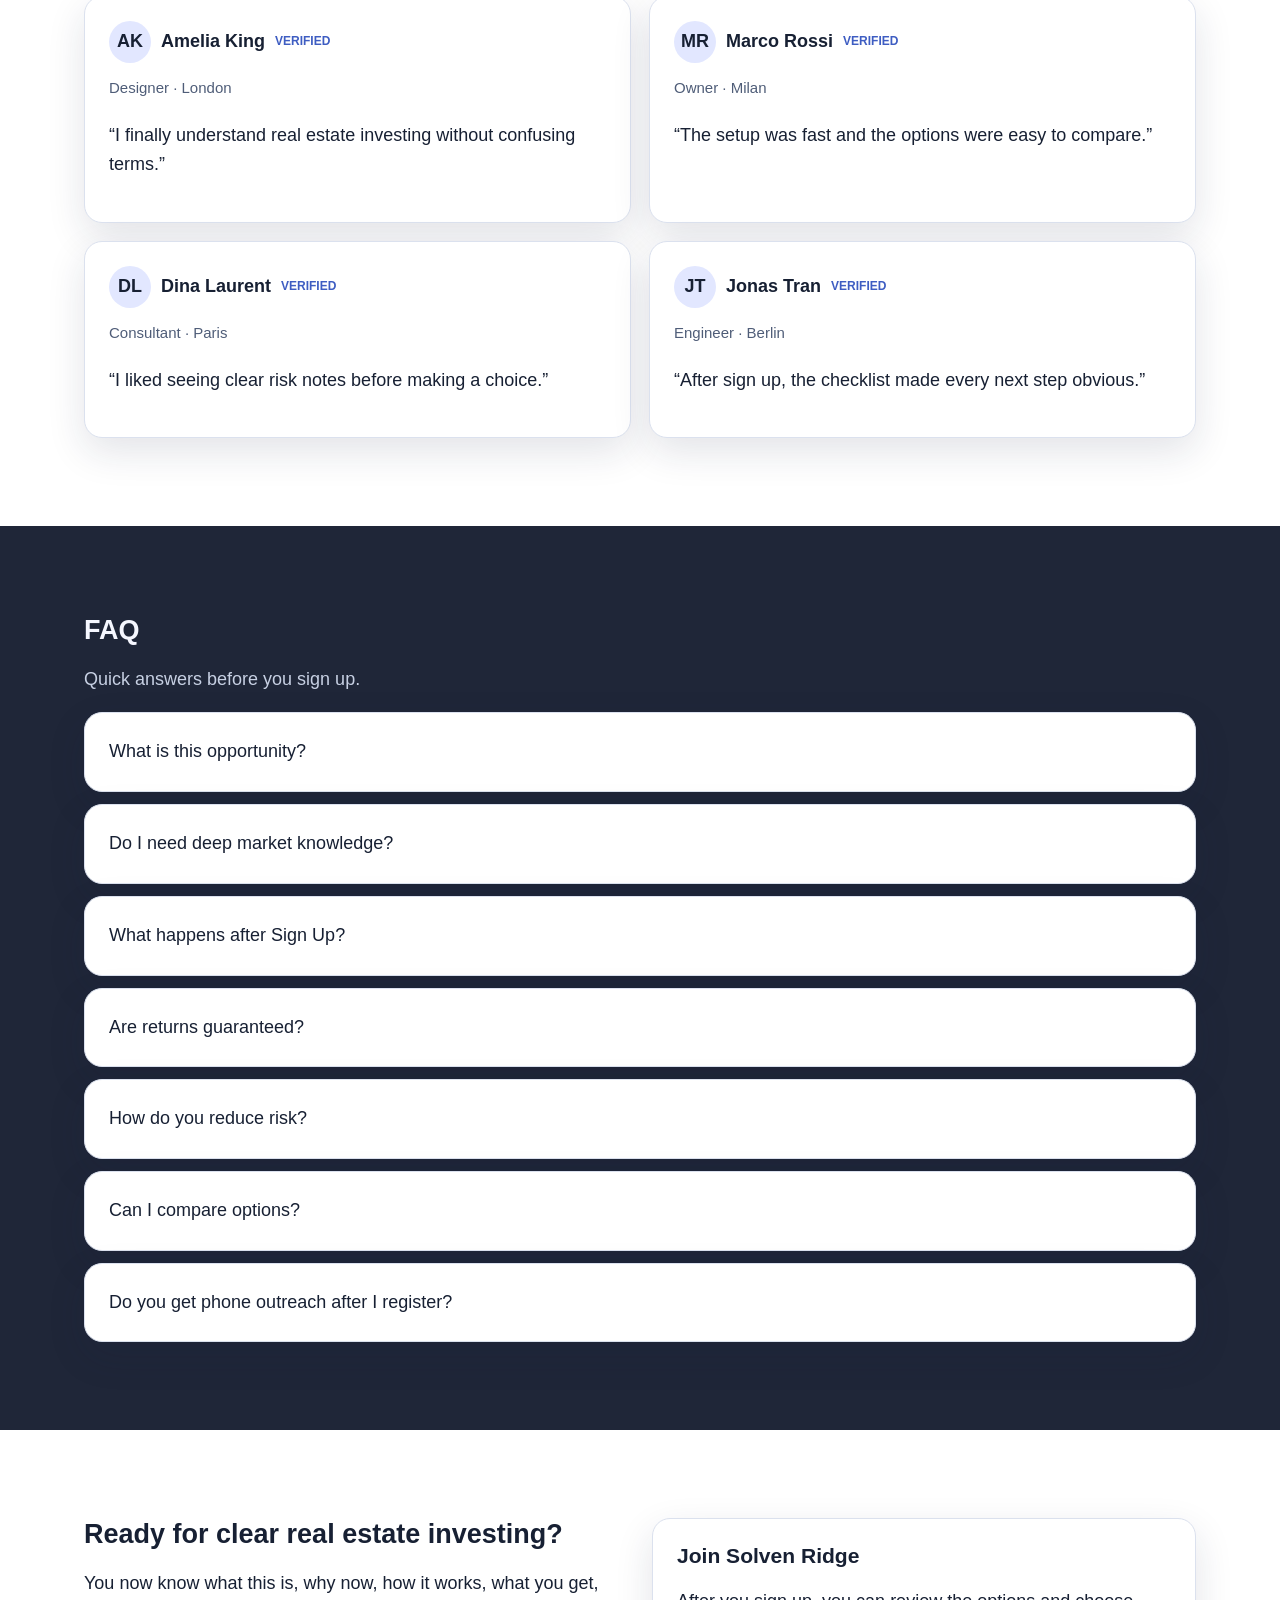
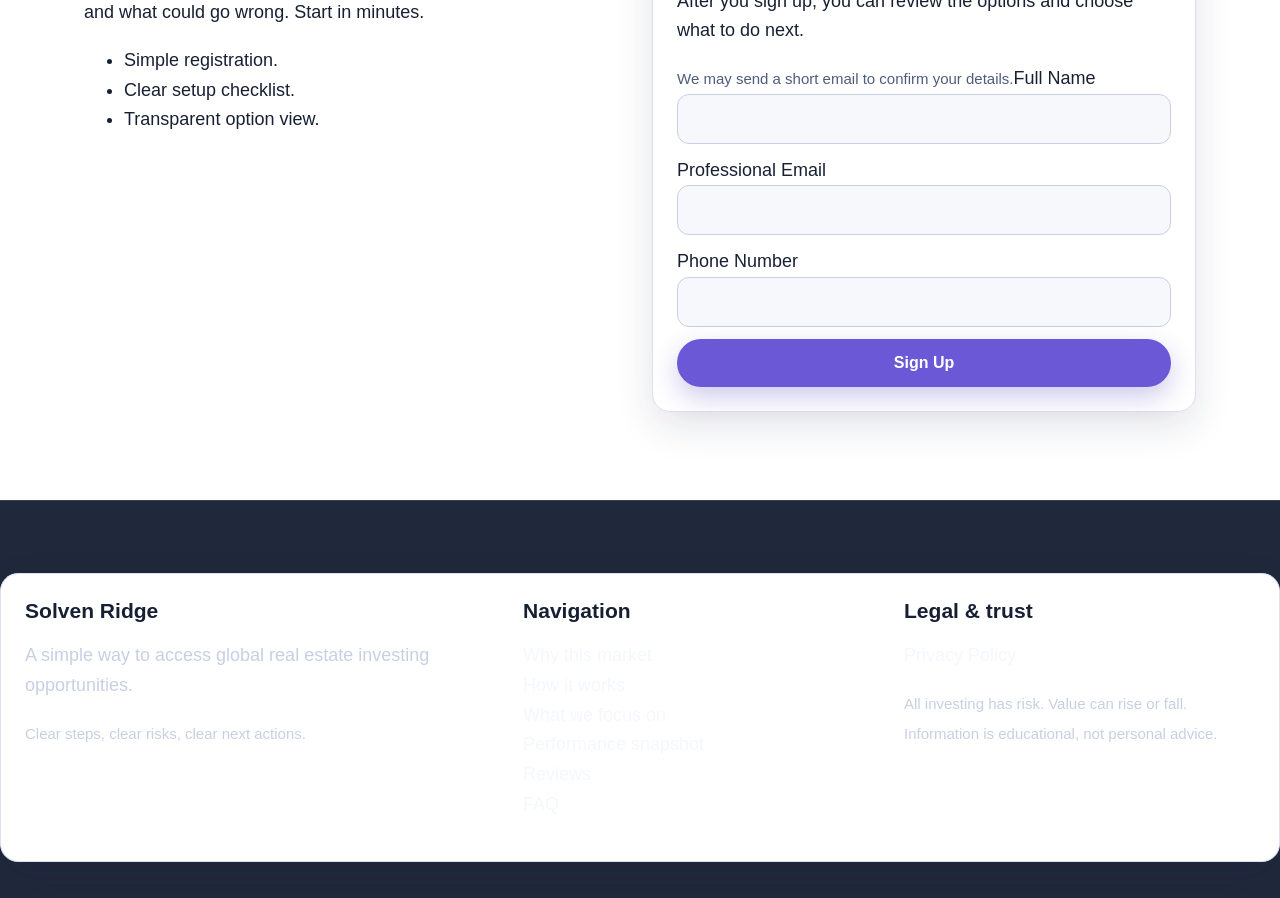
<file: es/index.html>
<!doctype html>
<html lang="en">
<head>
  <meta charset="UTF-8" />
  <meta name="viewport" content="width=device-width, initial-scale=1" />
  <title>Real Estate Investing Clarity | Solven Ridge ES</title>
  <meta name="description" content="See global real estate investing opportunities with clear risk notes and quick setup." />
  <link rel="canonical" href="https://solvenridge.com/es/index.html" />
  <link rel="alternate" hreflang="en" href="https://solvenridge.com/index.html" />
  <link rel="alternate" hreflang="de" href="https://solvenridge.com/de/index.html" />
  <link rel="alternate" hreflang="fr" href="https://solvenridge.com/fr/index.html" />
  <link rel="alternate" hreflang="es" href="https://solvenridge.com/es/index.html" />
  <link rel="alternate" hreflang="it" href="https://solvenridge.com/it/index.html" />
  <link rel="alternate" hreflang="tr" href="https://solvenridge.com/tr/index.html" />
  <link rel="alternate" hreflang="pt" href="https://solvenridge.com/pt/index.html" />
  <link rel="alternate" hreflang="ja" href="https://solvenridge.com/jp/index.html" />
  <link rel="alternate" hreflang="sk" href="https://solvenridge.com/sk/index.html" />
  <link rel="alternate" hreflang="nl-BE" href="https://solvenridge.com/be/index.html" />
  <meta property="og:title" content="Real Estate Investing Clarity | Solven Ridge ES" />
  <meta property="og:description" content="See global real estate investing opportunities with clear risk notes and quick setup." />
  <meta property="og:type" content="website" />
  <meta property="og:url" content="https://solvenridge.com/es/index.html" />
  <meta name="twitter:card" content="summary_large_image" />
  <meta name="twitter:title" content="Real Estate Investing Clarity | Solven Ridge ES" />
  <meta name="twitter:description" content="See global real estate investing opportunities with clear risk notes and quick setup." />
  <link rel="stylesheet" href="../assets/style.css" />
  <script defer src="../assets/app.js"></script>
</head>
<body>
<header class="site-header">
  <div class="container header-inner">
    <a class="brand" href="../index.html">Solven Ridge</a>
    <nav class="desktop-nav" aria-label="Main navigation">
      <a href="#market">Why this market</a><a href="#model">How it works</a><a href="#focus">What we focus on</a><a href="#metrics">Snapshot</a><a href="#reviews">Reviews</a><a href="#faq">FAQ</a>
    </nav>
    <div class="header-right">
      <div class="lang">
        <button class="lang-trigger" aria-label="Open language menu">Español</button>
        <ul class="lang-menu">
          <li><a href="../index.html"><svg class="flag" viewBox="0 0 18 12" xmlns="http://www.w3.org/2000/svg" aria-hidden="true"><rect width="18" height="12" rx="2" fill="#e7ebf7"/><text x="9" y="8" text-anchor="middle" font-size="5" fill="#23304d">GB</text></svg>English</a></li>
<li><a href="../de/index.html"><svg class="flag" viewBox="0 0 18 12" xmlns="http://www.w3.org/2000/svg" aria-hidden="true"><rect width="18" height="12" rx="2" fill="#e7ebf7"/><text x="9" y="8" text-anchor="middle" font-size="5" fill="#23304d">DE</text></svg>Deutsch</a></li>
<li><a href="../fr/index.html"><svg class="flag" viewBox="0 0 18 12" xmlns="http://www.w3.org/2000/svg" aria-hidden="true"><rect width="18" height="12" rx="2" fill="#e7ebf7"/><text x="9" y="8" text-anchor="middle" font-size="5" fill="#23304d">FR</text></svg>Français</a></li>
<li><a href="../es/index.html"><svg class="flag" viewBox="0 0 18 12" xmlns="http://www.w3.org/2000/svg" aria-hidden="true"><rect width="18" height="12" rx="2" fill="#e7ebf7"/><text x="9" y="8" text-anchor="middle" font-size="5" fill="#23304d">ES</text></svg>Español</a></li>
<li><a href="../it/index.html"><svg class="flag" viewBox="0 0 18 12" xmlns="http://www.w3.org/2000/svg" aria-hidden="true"><rect width="18" height="12" rx="2" fill="#e7ebf7"/><text x="9" y="8" text-anchor="middle" font-size="5" fill="#23304d">IT</text></svg>Italiano</a></li>
<li><a href="../tr/index.html"><svg class="flag" viewBox="0 0 18 12" xmlns="http://www.w3.org/2000/svg" aria-hidden="true"><rect width="18" height="12" rx="2" fill="#e7ebf7"/><text x="9" y="8" text-anchor="middle" font-size="5" fill="#23304d">TR</text></svg>Türkçe</a></li>
<li><a href="../pt/index.html"><svg class="flag" viewBox="0 0 18 12" xmlns="http://www.w3.org/2000/svg" aria-hidden="true"><rect width="18" height="12" rx="2" fill="#e7ebf7"/><text x="9" y="8" text-anchor="middle" font-size="5" fill="#23304d">PT</text></svg>Português</a></li>
<li><a href="../jp/index.html"><svg class="flag" viewBox="0 0 18 12" xmlns="http://www.w3.org/2000/svg" aria-hidden="true"><rect width="18" height="12" rx="2" fill="#e7ebf7"/><text x="9" y="8" text-anchor="middle" font-size="5" fill="#23304d">JP</text></svg>日本語</a></li>
<li><a href="../sk/index.html"><svg class="flag" viewBox="0 0 18 12" xmlns="http://www.w3.org/2000/svg" aria-hidden="true"><rect width="18" height="12" rx="2" fill="#e7ebf7"/><text x="9" y="8" text-anchor="middle" font-size="5" fill="#23304d">SK</text></svg>Slovak</a></li>
<li><a href="../be/index.html"><svg class="flag" viewBox="0 0 18 12" xmlns="http://www.w3.org/2000/svg" aria-hidden="true"><rect width="18" height="12" rx="2" fill="#e7ebf7"/><text x="9" y="8" text-anchor="middle" font-size="5" fill="#23304d">BE</text></svg>Nederlands (BE)</a></li>
        </ul>
      </div>
      <a class="btn" href="#signup">Sign Up</a>
    </div>
    <button class="mobile-toggle" aria-label="Open menu" aria-expanded="false">☰</button>
  </div>
</header>
<div class="backdrop"></div>
<aside class="mobile-drawer" aria-hidden="true" aria-label="Mobile menu">
  <button class="drawer-close btn" type="button">Close ✕</button>
  <a href="#market">Why this market</a><a href="#model">How it works</a><a href="#focus">What we focus on</a><a href="#metrics">Snapshot</a><a href="#reviews">Reviews</a><a href="#faq">FAQ</a>
  <div class="lang">
    <button class="lang-trigger" aria-label="Open language menu">Español</button>
    <ul class="lang-menu"><li><a href="../index.html"><svg class="flag" viewBox="0 0 18 12" xmlns="http://www.w3.org/2000/svg" aria-hidden="true"><rect width="18" height="12" rx="2" fill="#e7ebf7"/><text x="9" y="8" text-anchor="middle" font-size="5" fill="#23304d">GB</text></svg>English</a></li>
<li><a href="../de/index.html"><svg class="flag" viewBox="0 0 18 12" xmlns="http://www.w3.org/2000/svg" aria-hidden="true"><rect width="18" height="12" rx="2" fill="#e7ebf7"/><text x="9" y="8" text-anchor="middle" font-size="5" fill="#23304d">DE</text></svg>Deutsch</a></li>
<li><a href="../fr/index.html"><svg class="flag" viewBox="0 0 18 12" xmlns="http://www.w3.org/2000/svg" aria-hidden="true"><rect width="18" height="12" rx="2" fill="#e7ebf7"/><text x="9" y="8" text-anchor="middle" font-size="5" fill="#23304d">FR</text></svg>Français</a></li>
<li><a href="../es/index.html"><svg class="flag" viewBox="0 0 18 12" xmlns="http://www.w3.org/2000/svg" aria-hidden="true"><rect width="18" height="12" rx="2" fill="#e7ebf7"/><text x="9" y="8" text-anchor="middle" font-size="5" fill="#23304d">ES</text></svg>Español</a></li>
<li><a href="../it/index.html"><svg class="flag" viewBox="0 0 18 12" xmlns="http://www.w3.org/2000/svg" aria-hidden="true"><rect width="18" height="12" rx="2" fill="#e7ebf7"/><text x="9" y="8" text-anchor="middle" font-size="5" fill="#23304d">IT</text></svg>Italiano</a></li>
<li><a href="../tr/index.html"><svg class="flag" viewBox="0 0 18 12" xmlns="http://www.w3.org/2000/svg" aria-hidden="true"><rect width="18" height="12" rx="2" fill="#e7ebf7"/><text x="9" y="8" text-anchor="middle" font-size="5" fill="#23304d">TR</text></svg>Türkçe</a></li>
<li><a href="../pt/index.html"><svg class="flag" viewBox="0 0 18 12" xmlns="http://www.w3.org/2000/svg" aria-hidden="true"><rect width="18" height="12" rx="2" fill="#e7ebf7"/><text x="9" y="8" text-anchor="middle" font-size="5" fill="#23304d">PT</text></svg>Português</a></li>
<li><a href="../jp/index.html"><svg class="flag" viewBox="0 0 18 12" xmlns="http://www.w3.org/2000/svg" aria-hidden="true"><rect width="18" height="12" rx="2" fill="#e7ebf7"/><text x="9" y="8" text-anchor="middle" font-size="5" fill="#23304d">JP</text></svg>日本語</a></li>
<li><a href="../sk/index.html"><svg class="flag" viewBox="0 0 18 12" xmlns="http://www.w3.org/2000/svg" aria-hidden="true"><rect width="18" height="12" rx="2" fill="#e7ebf7"/><text x="9" y="8" text-anchor="middle" font-size="5" fill="#23304d">SK</text></svg>Slovak</a></li>
<li><a href="../be/index.html"><svg class="flag" viewBox="0 0 18 12" xmlns="http://www.w3.org/2000/svg" aria-hidden="true"><rect width="18" height="12" rx="2" fill="#e7ebf7"/><text x="9" y="8" text-anchor="middle" font-size="5" fill="#23304d">BE</text></svg>Nederlands (BE)</a></li></ul>
  </div>
  <a class="btn" href="#signup">Sign Up</a>
</aside>

<main>
<section class="section light hero">
  <div class="container hero-grid">
    <div>
      <h1>Real estate investing made clear</h1>
      <p class="sub">Solven Ridge helps you access global real estate investing with simple steps and clear numbers. Demand is rising as cities grow and rentals stay tight. You get a clear path to compare options, understand possible outcomes, and act with confidence. After you sign up, you get instant access to the next steps.</p>
      <div class="hero-panel text-on-gradient">
        <h3>Historical outcome range during favorable periods</h3>
        <div class="metric-row">
          <div class="metric-card"><div class="big-num">8–15%</div><small>Monthly range</small></div>
          <div class="metric-card"><div class="big-num">80–200%</div><small>Annual range</small></div>
        </div>
        <small>Returns depend on market conditions. Not guaranteed.</small>
      </div>
    </div>
    <form id="signup" class="form-card" aria-label="Lead form">
      <h3>Start with one form</h3><p>Clear onboarding, no phone outreach, and simple next steps.</p><small>We may send a short email to confirm your details.</small>
      <label>Full Name<input type="text" name="name" required></label>
      <label>Professional Email<input type="email" name="email" required></label>
      <label>Phone Number<input type="tel" name="phone" required></label>
      <button class="btn" type="submit">Sign Up</button>
    </form>
  </div>
</section>

<section id="market" class="section dark"><div class="container split"><div><h2>Why real estate investing now</h2><p>Real estate investing gives access to homes, offices, and logistics buildings that people and businesses use every day. That basic demand can support long-term value.</p><ul><li>Higher rent demand in many cities.</li><li>New supply stays limited in key markets.</li><li>Inflation can lift rent over time.</li></ul><p>What it means: this market can offer growth plus income.</p></div><div class="visual-card"><h3>Demand vs supply</h3><div class="vbars"><span class="h55">55</span><span class="h66">66</span><span class="h72">72</span><span class="h81">81</span><span class="h88">88</span></div><p>Meaning: demand has stayed above new supply in this sample trend.</p><small>Investor gain: stronger occupancy can support steadier cash flow.</small></div></div></section>

<section id="model" class="section light"><div class="container"><h2>How it works</h2><p>Here is the simple model from sign up to active tracking.</p><div class="grid-3"><article class="card"><h3>Create account</h3><p>Register once and see clear setup steps.</p><small>Fast and guided.</small></article><article class="card"><h3>Review opportunities</h3><p>Compare markets, timeline, and target outcome range.</p><small>No jargon screens.</small></article><article class="card"><h3>Choose direction</h3><p>Pick the option that matches your comfort.</p><small>You stay in control.</small></article></div><p>After you sign up, you can review the options and choose what to do next.</p></div></section>

<section class="section light"><div class="container"><h2>Fast 24H process</h2><p>This process keeps real estate investing simple and quick.</p><div class="process-grid"><article class="process-card"><p class="time">5 Minute</p><h3>Sign up</h3><p>Create your account and verify email.</p></article><article class="process-card"><p class="time">1–6 Hour</p><h3>Profile setup</h3><p>Set your goals and market interest.</p></article><article class="process-card"><p class="time">6–12 Hour</p><h3>Option review</h3><p>Check outcome ranges and risk notes.</p></article><article class="process-card"><p class="time">12–24 Hour</p><h3>Start tracking</h3><p>Open your dashboard and follow progress.</p></article></div><p><strong>Most people finish setup in 24 hours.</strong></p><p>After you sign up, you will see a clear setup checklist.</p></div></section>

<section id="focus" class="section dark"><div class="container split"><div class="visual-card"><h3>Selection mix</h3><div class="bar"><span class="seg a w42"></span><span class="seg b w33"></span><span class="seg c w25"></span></div><p>Core income 42% · Value growth 33% · Defensive 25%</p><small>Investor gain: balanced focus lowers single-market pressure.</small></div><div><h2>What we focus on</h2><p>We review real estate investing options with a practical filter.</p><ul><li>Location strength: jobs, transport, and population growth.</li><li>Income quality: stable tenants and realistic rent level.</li><li>Exit clarity: likely resale demand and timeline.</li></ul><p>What it means: each option must show clear logic before it appears.</p></div></div></section>

<section id="metrics" class="section light"><div class="container"><h2>Performance snapshot</h2><p>A simple view of potential outcomes and context.</p><div class="kpi"><article class="kpi-card"><h3>11.2%</h3><p>Average monthly range point</p><small>Based on favorable cycle samples.</small></article><article class="kpi-card"><h3>132%</h3><p>Mid annual range point</p><small>Reference only, not a promise.</small></article><article class="kpi-card"><div class="ring" aria-hidden="true"></div><p>72% occupancy resilience score</p><small>Higher means more stable demand signs.</small></article></div><p>Meaning: potential is meaningful, but results still vary by market timing.</p></div></section>

<section class="section dark"><div class="container split"><div><h2>Insights that drive returns</h2><p>Returns can improve when three drivers move together.</p><ul><li>Rent growth from local demand.</li><li>Purchase timing during softer pricing.</li><li>Operational improvements after acquisition.</li></ul><p>Investor gain: you see which driver affects each opportunity.</p></div><div class="chart-panel"><h3>Driver waterfall</h3><p>Base yield 6% + Demand lift 3% + Ops lift 2% = 11%</p><p>Benchmark: passive city index sample 7.5%.</p><small>Meaning: active improvements can add return over baseline exposure.</small></div></div></section>

<section class="section light"><div class="container"><h2>Simple risk view</h2><p>Every real estate investing path has risk. We keep risk notes short and useful.</p><div class="grid-3"><article class="card"><h3>Price swings</h3><p>Property values can drop in weak cycles.</p><small>We diversify by market.</small></article><article class="card"><h3>Vacancy periods</h3><p>Units can stay empty for a while.</p><small>We favor demand-led zones.</small></article><article class="card"><h3>Timing delays</h3><p>Sales can take longer than expected.</p><small>We plan flexible exits.</small></article></div><p>What it means: risk is real, but clear filters can reduce avoidable mistakes.</p></div></section>

<section id="reviews" class="section light"><div class="container"><h2>Investor reviews</h2><p>Short feedback from people using the platform.</p><div class="reviews"><article class="review-card"><div class="review-head"><div class="avatar">AK</div><strong>Amelia King</strong><span class="verified">VERIFIED</span></div><small>Designer · London</small><p>“I finally understand real estate investing without confusing terms.”</p></article><article class="review-card"><div class="review-head"><div class="avatar">MR</div><strong>Marco Rossi</strong><span class="verified">VERIFIED</span></div><small>Owner · Milan</small><p>“The setup was fast and the options were easy to compare.”</p></article><article class="review-card"><div class="review-head"><div class="avatar">DL</div><strong>Dina Laurent</strong><span class="verified">VERIFIED</span></div><small>Consultant · Paris</small><p>“I liked seeing clear risk notes before making a choice.”</p></article><article class="review-card"><div class="review-head"><div class="avatar">JT</div><strong>Jonas Tran</strong><span class="verified">VERIFIED</span></div><small>Engineer · Berlin</small><p>“After sign up, the checklist made every next step obvious.”</p></article></div></div></section>

<section id="faq" class="section dark"><div class="container"><h2>FAQ</h2><p>Quick answers before you sign up.</p><div class="faq-list"><details class="faq-item"><summary>What is this opportunity?</summary><p>It is a guided way to access global real estate investing options.</p></details><details class="faq-item"><summary>Do I need deep market knowledge?</summary><p>No. Each option uses plain language with clear numbers.</p></details><details class="faq-item"><summary>What happens after Sign Up?</summary><p>After you sign up, you get instant access to the next steps.</p></details><details class="faq-item"><summary>Are returns guaranteed?</summary><p>No. Returns depend on market conditions and can vary.</p></details><details class="faq-item"><summary>How do you reduce risk?</summary><p>We use location, demand, and exit filters before listing options.</p></details><details class="faq-item"><summary>Can I compare options?</summary><p>Yes. You can review projected range, timeline, and risk notes.</p></details><details class="faq-item"><summary>Do you get phone outreach after I register?</summary><p>No phone outreach. We may send a short email to confirm details.</p></details></div></div></section>

<section class="section light final-cta"><div class="container split"><div><h2>Ready for clear real estate investing?</h2><p>You now know what this is, why now, how it works, what you get, and what could go wrong. Start in minutes.</p><ul><li>Simple registration.</li><li>Clear setup checklist.</li><li>Transparent option view.</li></ul></div><form class="form-card"><h3>Join Solven Ridge</h3><p>After you sign up, you can review the options and choose what to do next.</p><small>We may send a short email to confirm your details.</small><label>Full Name<input type="text" required></label><label>Professional Email<input type="email" required></label><label>Phone Number<input type="tel" required></label><button class="btn" type="submit">Sign Up</button></form></div></section>
</main>

<footer class="site-footer"><div class="container footer-inner footer-panel"><div><h3>Solven Ridge</h3><p>A simple way to access global real estate investing opportunities.</p><small>Clear steps, clear risks, clear next actions.</small></div><div><h3>Navigation</h3><p><a href="#market">Why this market</a><br><a href="#model">How it works</a><br><a href="#focus">What we focus on</a><br><a href="#metrics">Performance snapshot</a><br><a href="#reviews">Reviews</a><br><a href="#faq">FAQ</a></p></div><div><h3>Legal & trust</h3><p><a href="#" data-open-privacy>Privacy Policy</a></p><small>All investing has risk. Value can rise or fall.</small><br><small>Information is educational, not personal advice.</small></div></div></footer>

<div id="privacy-modal" class="modal" aria-hidden="true" role="dialog" aria-modal="true" aria-label="Privacy Policy">
  <div class="modal-card card">
    <button class="modal-close" data-close-modal aria-label="Close">✕</button>
    <h2>Privacy Policy</h2>
    <p><strong>Introduction:</strong> This policy explains how Solven Ridge handles your personal data.</p>
    <p><strong>Data collection:</strong> We collect name, email, phone, and site interaction data.</p>
    <p><strong>Legal basis:</strong> We process data with consent, contract needs, or legal obligations.</p>
    <p><strong>Cookies:</strong> We use cookies for core functions, analytics, and experience improvement.</p>
    <p><strong>Retention:</strong> We keep data only as long as needed for service and law.</p>
    <p><strong>Third-party sharing:</strong> We share data with hosting, email, and security providers when required.</p>
    <p><strong>Security:</strong> We use access controls, encryption, and monitoring to protect information.</p>
    <p><strong>User rights:</strong> You can request access, correction, deletion, restriction, or portability.</p>
    <p><strong>International transfers:</strong> Data may move across countries with proper safeguards in place.</p>
    <p><strong>Industry risk disclosure:</strong> Digital systems can face outages or attacks despite safeguards.</p>
    <p><strong>Contact:</strong> privacy@solvenridge.com</p>
    <div class="modal-footer"><button class="btn" data-close-modal>Close</button></div>
  </div>
</div>

<script type="application/ld+json">{"@context":"https://schema.org","@graph":[{"@type":"Organization","name":"Solven Ridge","url":"https://solvenridge.com"},{"@type":"WebSite","name":"Solven Ridge","url":"https://solvenridge.com"},{"@type":"FAQPage","mainEntity":[{"@type":"Question","name":"What is this opportunity?","acceptedAnswer":{"@type":"Answer","text":"It is a guided way to access global real estate investing options."}},{"@type":"Question","name":"Are returns guaranteed?","acceptedAnswer":{"@type":"Answer","text":"No. Returns depend on market conditions and can vary."}}]},{"@type":"Review","author":{"@type":"Person","name":"Amelia King"},"reviewBody":"I finally understand real estate investing without confusing terms.","itemReviewed":{"@type":"Organization","name":"Solven Ridge"}}]}</script>
</body>
</html>
</file>
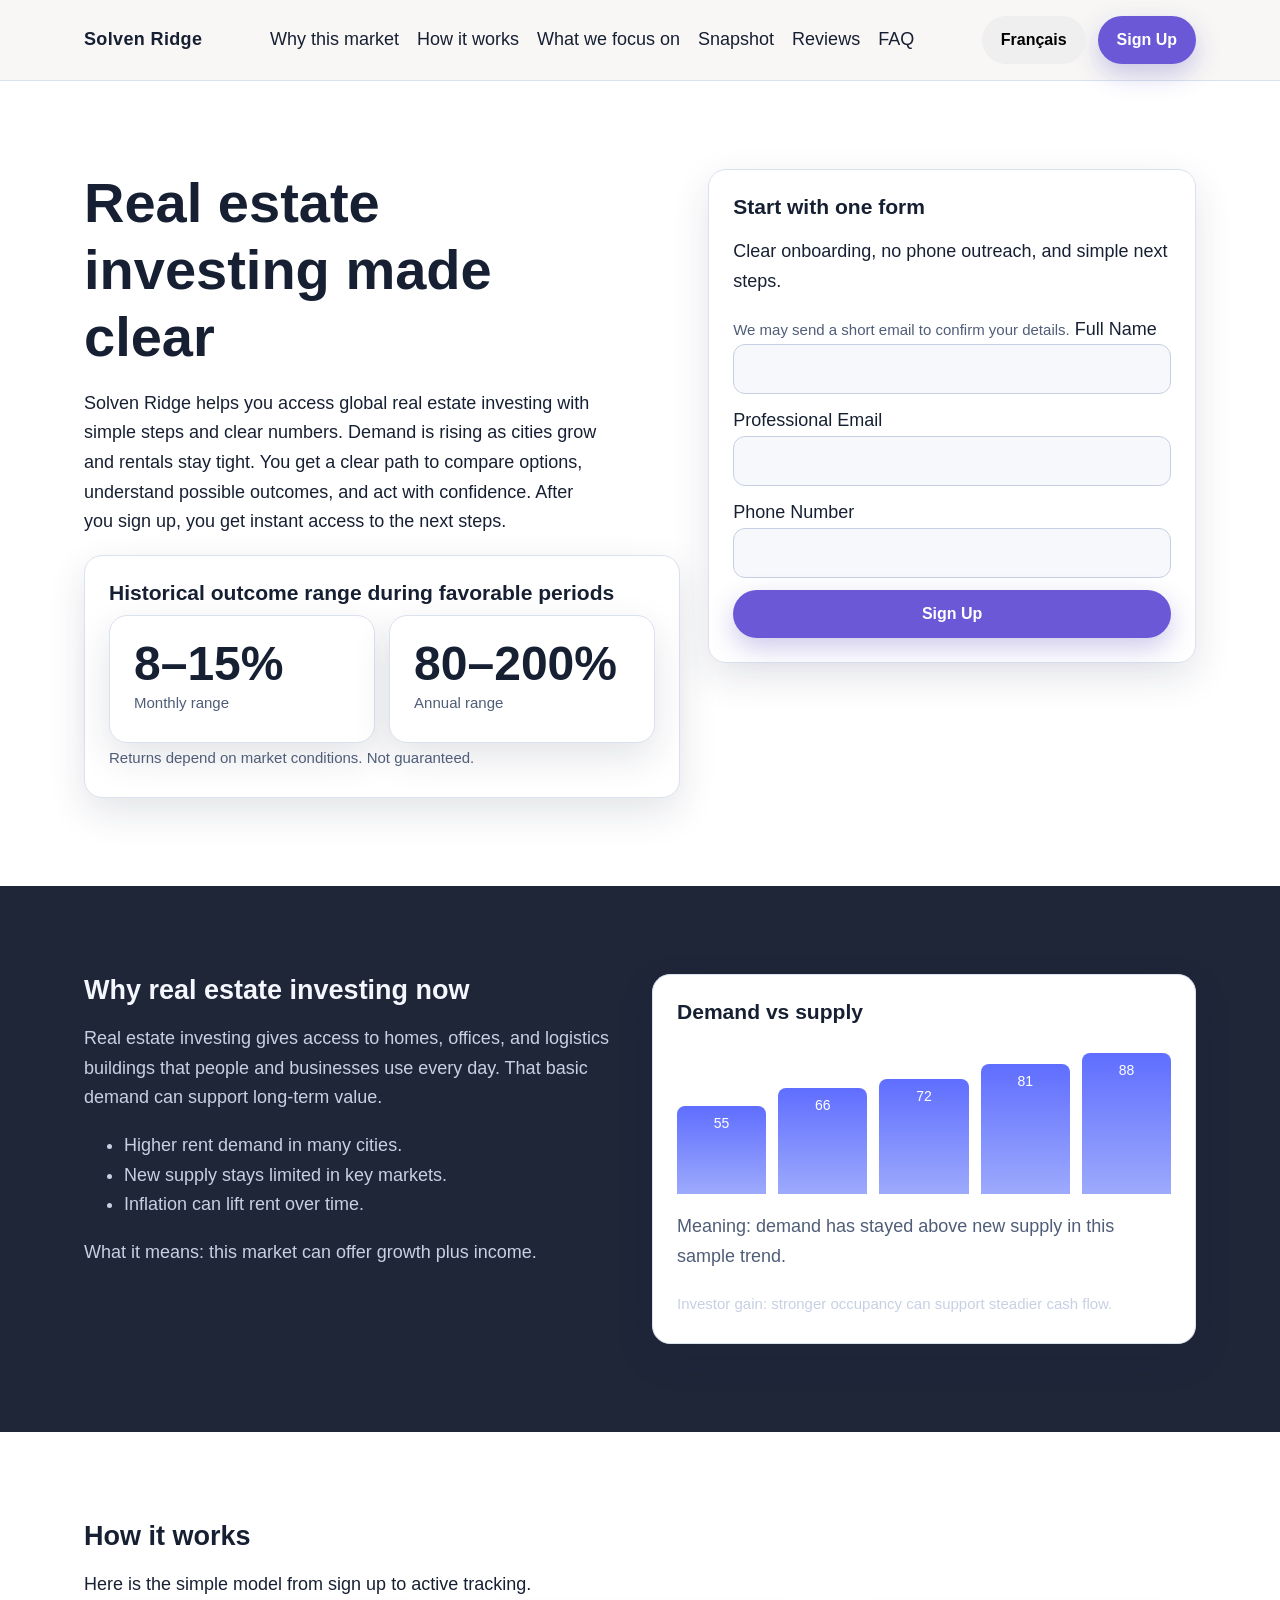
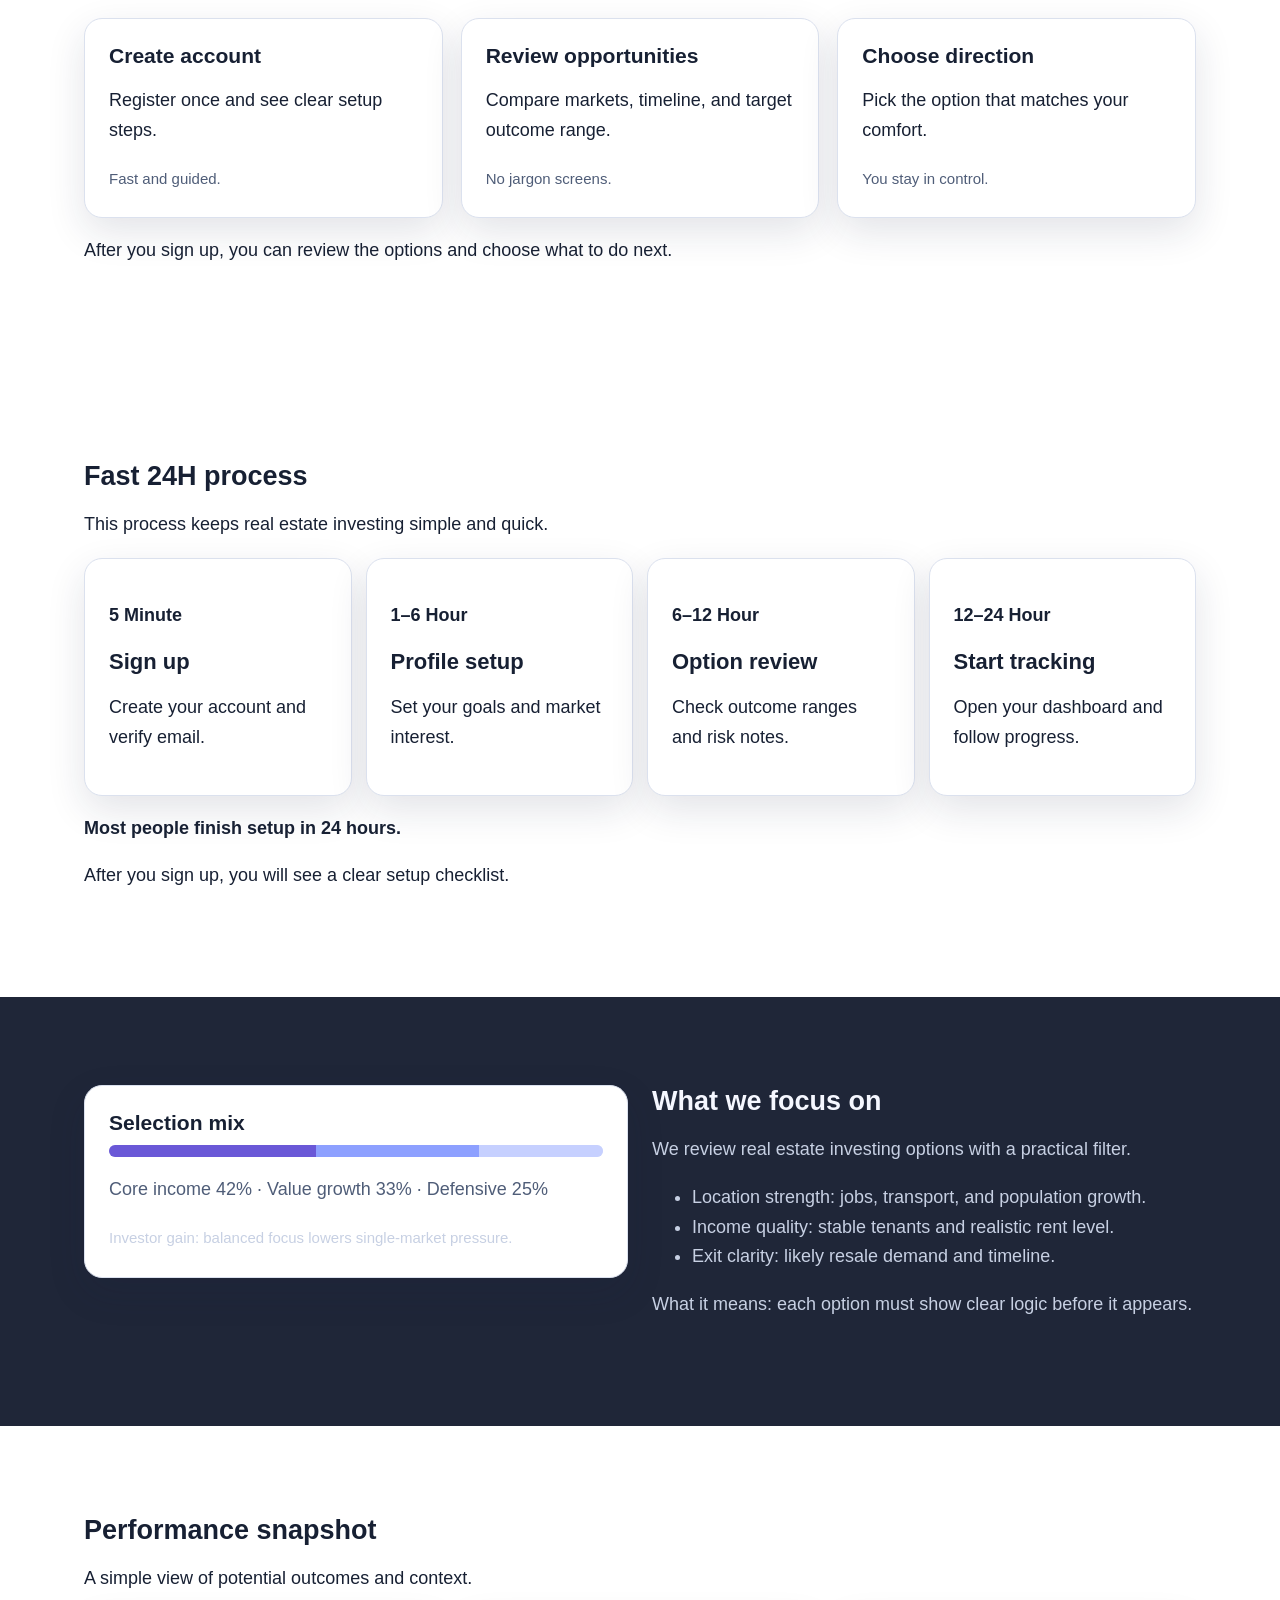
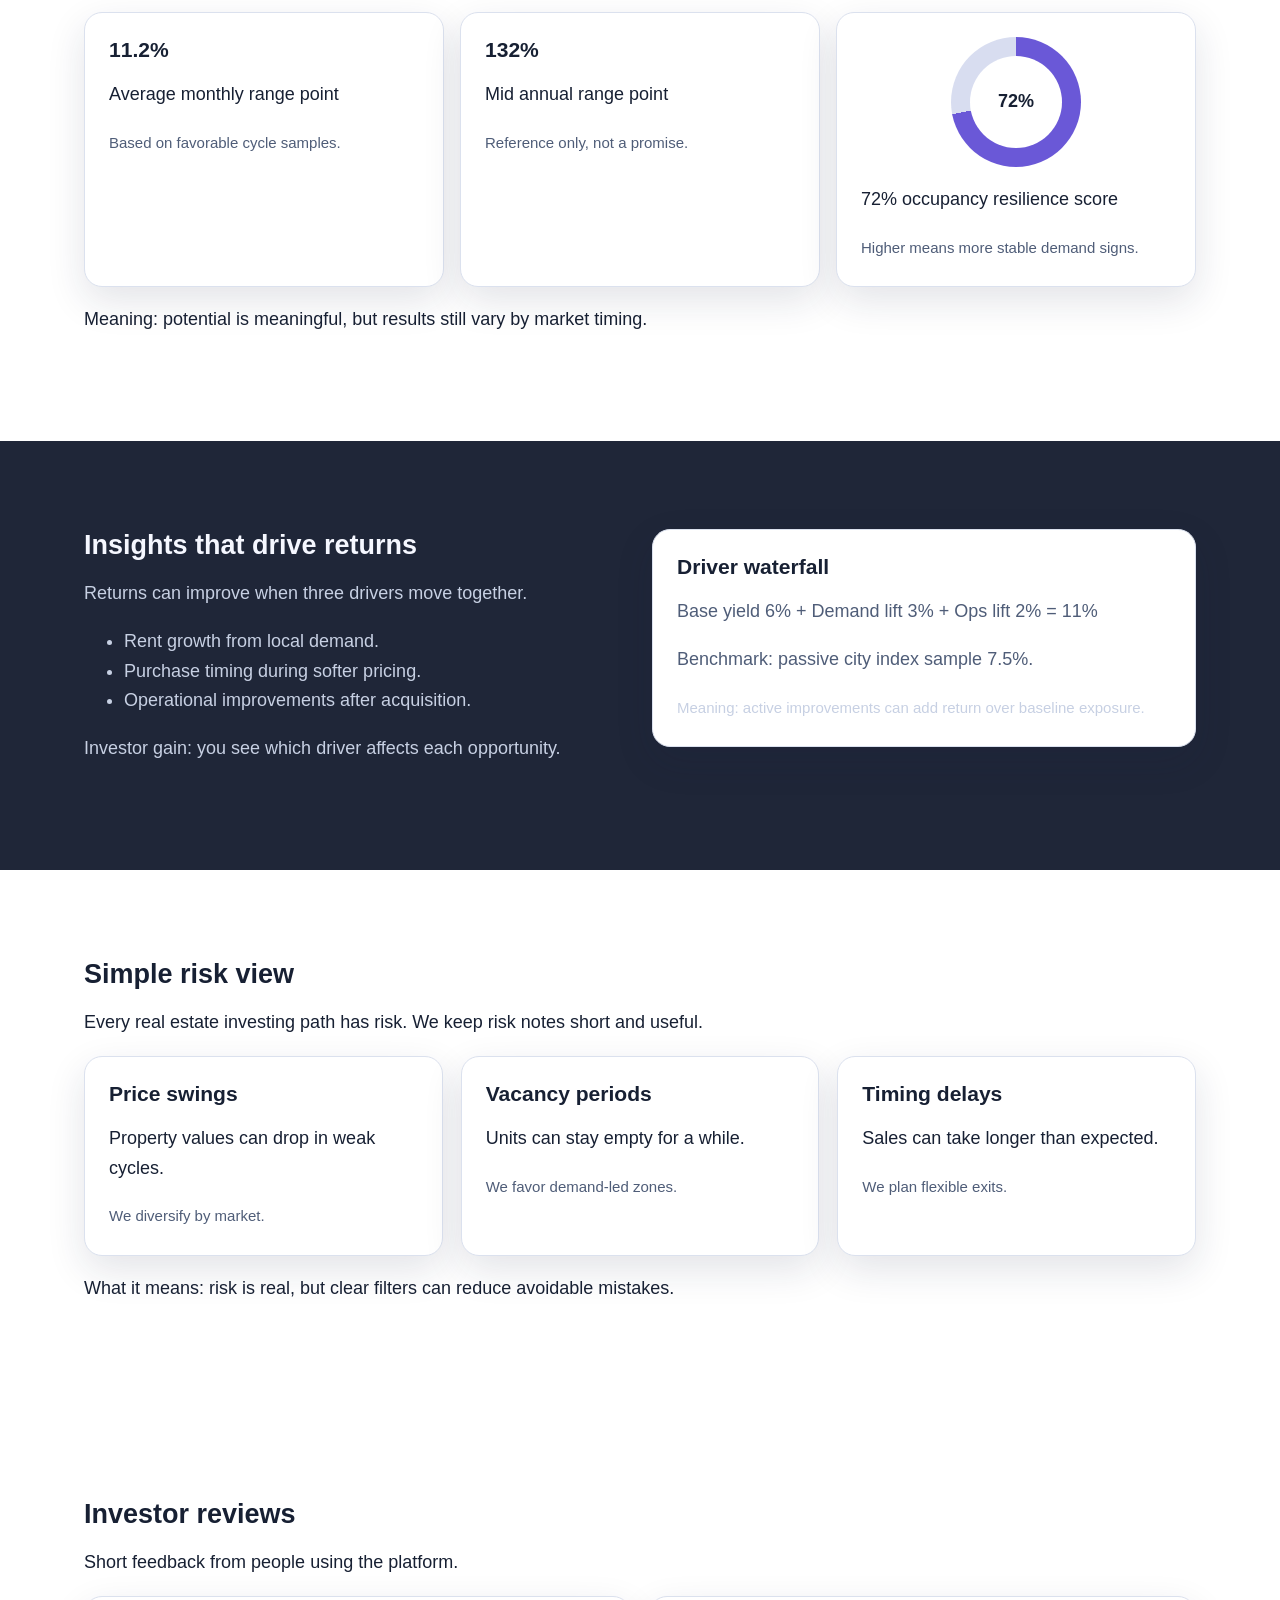
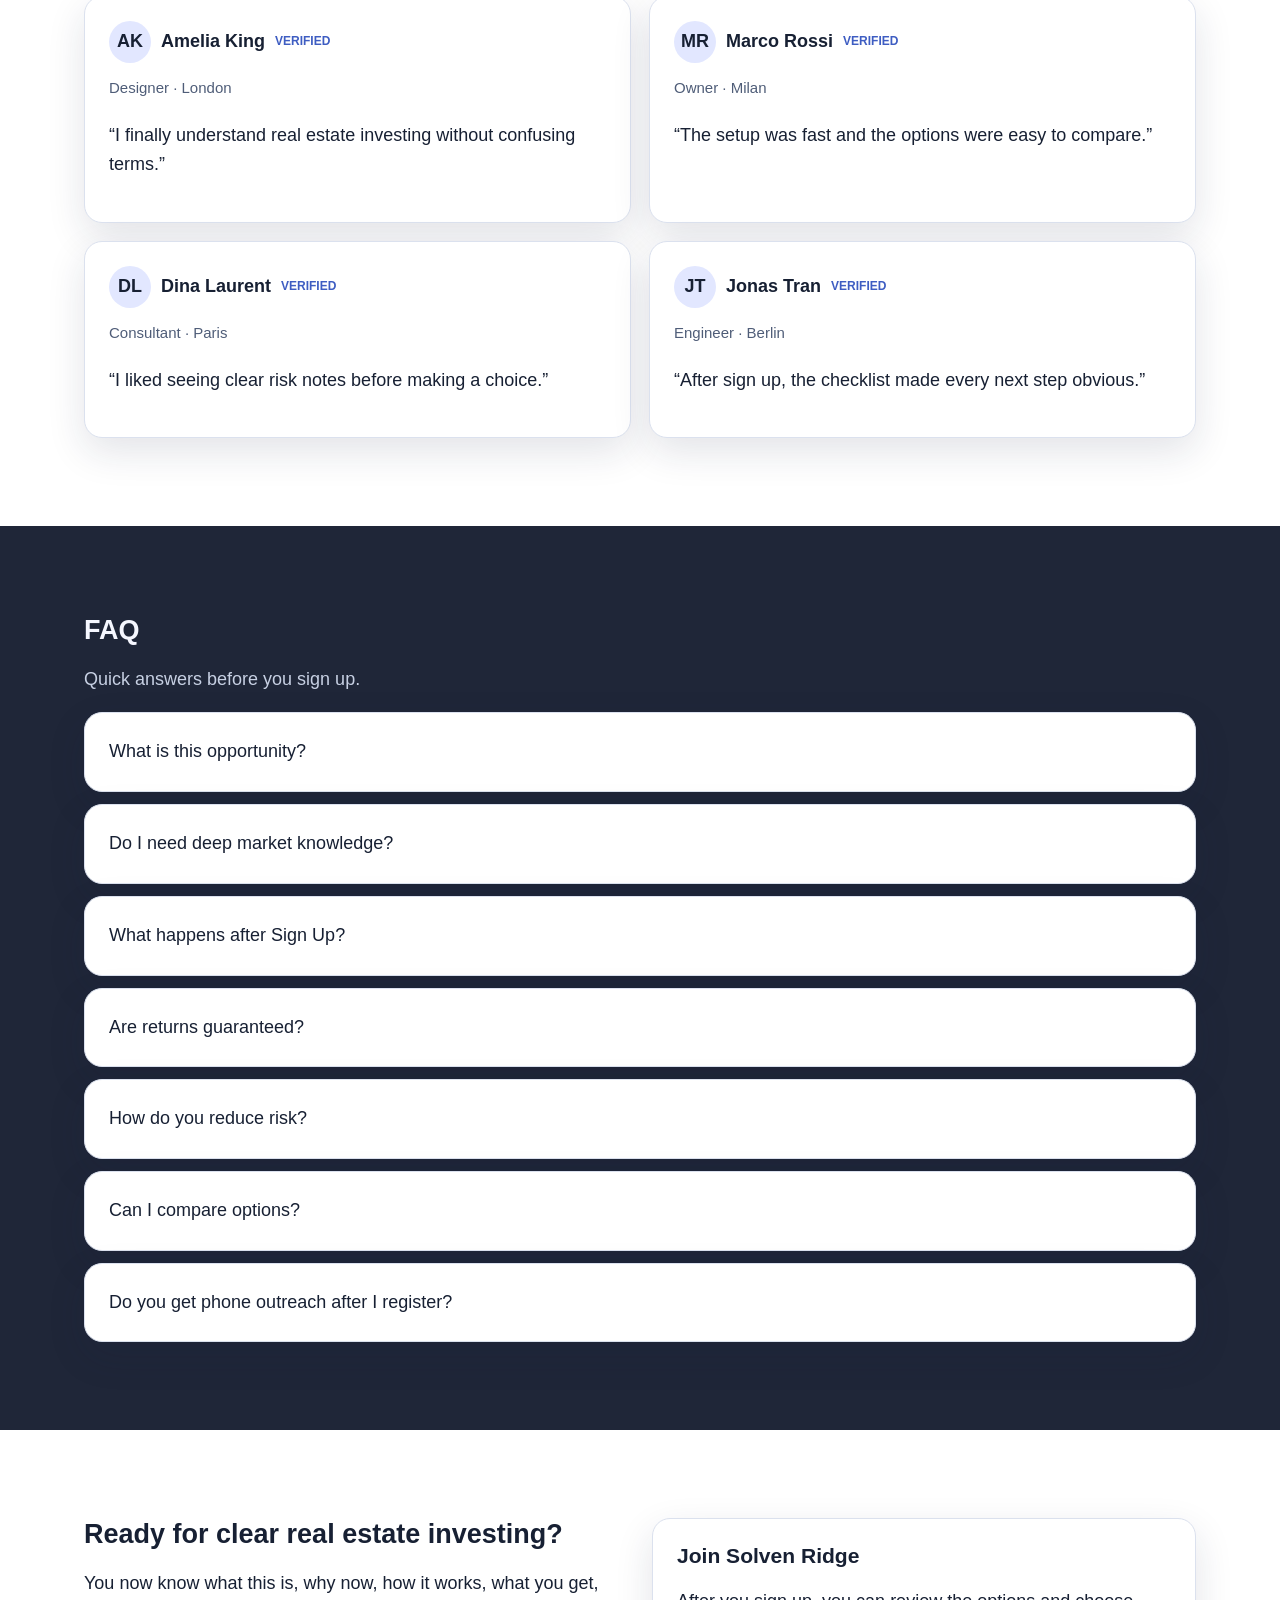
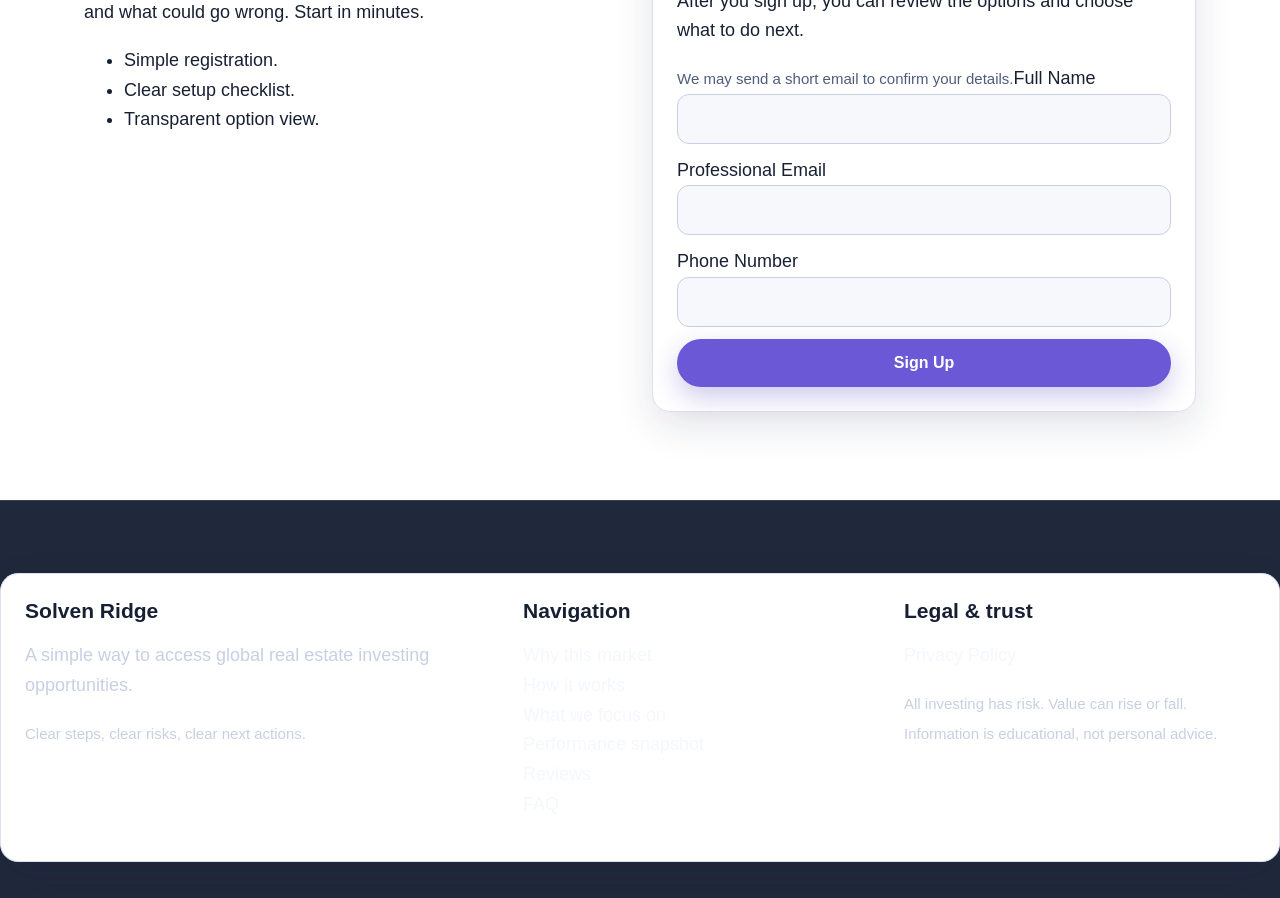
<file: fr/index.html>
<!doctype html>
<html lang="en">
<head>
  <meta charset="UTF-8" />
  <meta name="viewport" content="width=device-width, initial-scale=1" />
  <title>Global Real Estate Investing Access | Solven Ridge FR</title>
  <meta name="description" content="Learn how global real estate investing works with plain language and practical next steps." />
  <link rel="canonical" href="https://solvenridge.com/fr/index.html" />
  <link rel="alternate" hreflang="en" href="https://solvenridge.com/index.html" />
  <link rel="alternate" hreflang="de" href="https://solvenridge.com/de/index.html" />
  <link rel="alternate" hreflang="fr" href="https://solvenridge.com/fr/index.html" />
  <link rel="alternate" hreflang="es" href="https://solvenridge.com/es/index.html" />
  <link rel="alternate" hreflang="it" href="https://solvenridge.com/it/index.html" />
  <link rel="alternate" hreflang="tr" href="https://solvenridge.com/tr/index.html" />
  <link rel="alternate" hreflang="pt" href="https://solvenridge.com/pt/index.html" />
  <link rel="alternate" hreflang="ja" href="https://solvenridge.com/jp/index.html" />
  <link rel="alternate" hreflang="sk" href="https://solvenridge.com/sk/index.html" />
  <link rel="alternate" hreflang="nl-BE" href="https://solvenridge.com/be/index.html" />
  <meta property="og:title" content="Global Real Estate Investing Access | Solven Ridge FR" />
  <meta property="og:description" content="Learn how global real estate investing works with plain language and practical next steps." />
  <meta property="og:type" content="website" />
  <meta property="og:url" content="https://solvenridge.com/fr/index.html" />
  <meta name="twitter:card" content="summary_large_image" />
  <meta name="twitter:title" content="Global Real Estate Investing Access | Solven Ridge FR" />
  <meta name="twitter:description" content="Learn how global real estate investing works with plain language and practical next steps." />
  <link rel="stylesheet" href="../assets/style.css" />
  <script defer src="../assets/app.js"></script>
</head>
<body>
<header class="site-header">
  <div class="container header-inner">
    <a class="brand" href="../index.html">Solven Ridge</a>
    <nav class="desktop-nav" aria-label="Main navigation">
      <a href="#market">Why this market</a><a href="#model">How it works</a><a href="#focus">What we focus on</a><a href="#metrics">Snapshot</a><a href="#reviews">Reviews</a><a href="#faq">FAQ</a>
    </nav>
    <div class="header-right">
      <div class="lang">
        <button class="lang-trigger" aria-label="Open language menu">Français</button>
        <ul class="lang-menu">
          <li><a href="../index.html"><svg class="flag" viewBox="0 0 18 12" xmlns="http://www.w3.org/2000/svg" aria-hidden="true"><rect width="18" height="12" rx="2" fill="#e7ebf7"/><text x="9" y="8" text-anchor="middle" font-size="5" fill="#23304d">GB</text></svg>English</a></li>
<li><a href="../de/index.html"><svg class="flag" viewBox="0 0 18 12" xmlns="http://www.w3.org/2000/svg" aria-hidden="true"><rect width="18" height="12" rx="2" fill="#e7ebf7"/><text x="9" y="8" text-anchor="middle" font-size="5" fill="#23304d">DE</text></svg>Deutsch</a></li>
<li><a href="../fr/index.html"><svg class="flag" viewBox="0 0 18 12" xmlns="http://www.w3.org/2000/svg" aria-hidden="true"><rect width="18" height="12" rx="2" fill="#e7ebf7"/><text x="9" y="8" text-anchor="middle" font-size="5" fill="#23304d">FR</text></svg>Français</a></li>
<li><a href="../es/index.html"><svg class="flag" viewBox="0 0 18 12" xmlns="http://www.w3.org/2000/svg" aria-hidden="true"><rect width="18" height="12" rx="2" fill="#e7ebf7"/><text x="9" y="8" text-anchor="middle" font-size="5" fill="#23304d">ES</text></svg>Español</a></li>
<li><a href="../it/index.html"><svg class="flag" viewBox="0 0 18 12" xmlns="http://www.w3.org/2000/svg" aria-hidden="true"><rect width="18" height="12" rx="2" fill="#e7ebf7"/><text x="9" y="8" text-anchor="middle" font-size="5" fill="#23304d">IT</text></svg>Italiano</a></li>
<li><a href="../tr/index.html"><svg class="flag" viewBox="0 0 18 12" xmlns="http://www.w3.org/2000/svg" aria-hidden="true"><rect width="18" height="12" rx="2" fill="#e7ebf7"/><text x="9" y="8" text-anchor="middle" font-size="5" fill="#23304d">TR</text></svg>Türkçe</a></li>
<li><a href="../pt/index.html"><svg class="flag" viewBox="0 0 18 12" xmlns="http://www.w3.org/2000/svg" aria-hidden="true"><rect width="18" height="12" rx="2" fill="#e7ebf7"/><text x="9" y="8" text-anchor="middle" font-size="5" fill="#23304d">PT</text></svg>Português</a></li>
<li><a href="../jp/index.html"><svg class="flag" viewBox="0 0 18 12" xmlns="http://www.w3.org/2000/svg" aria-hidden="true"><rect width="18" height="12" rx="2" fill="#e7ebf7"/><text x="9" y="8" text-anchor="middle" font-size="5" fill="#23304d">JP</text></svg>日本語</a></li>
<li><a href="../sk/index.html"><svg class="flag" viewBox="0 0 18 12" xmlns="http://www.w3.org/2000/svg" aria-hidden="true"><rect width="18" height="12" rx="2" fill="#e7ebf7"/><text x="9" y="8" text-anchor="middle" font-size="5" fill="#23304d">SK</text></svg>Slovak</a></li>
<li><a href="../be/index.html"><svg class="flag" viewBox="0 0 18 12" xmlns="http://www.w3.org/2000/svg" aria-hidden="true"><rect width="18" height="12" rx="2" fill="#e7ebf7"/><text x="9" y="8" text-anchor="middle" font-size="5" fill="#23304d">BE</text></svg>Nederlands (BE)</a></li>
        </ul>
      </div>
      <a class="btn" href="#signup">Sign Up</a>
    </div>
    <button class="mobile-toggle" aria-label="Open menu" aria-expanded="false">☰</button>
  </div>
</header>
<div class="backdrop"></div>
<aside class="mobile-drawer" aria-hidden="true" aria-label="Mobile menu">
  <button class="drawer-close btn" type="button">Close ✕</button>
  <a href="#market">Why this market</a><a href="#model">How it works</a><a href="#focus">What we focus on</a><a href="#metrics">Snapshot</a><a href="#reviews">Reviews</a><a href="#faq">FAQ</a>
  <div class="lang">
    <button class="lang-trigger" aria-label="Open language menu">Français</button>
    <ul class="lang-menu"><li><a href="../index.html"><svg class="flag" viewBox="0 0 18 12" xmlns="http://www.w3.org/2000/svg" aria-hidden="true"><rect width="18" height="12" rx="2" fill="#e7ebf7"/><text x="9" y="8" text-anchor="middle" font-size="5" fill="#23304d">GB</text></svg>English</a></li>
<li><a href="../de/index.html"><svg class="flag" viewBox="0 0 18 12" xmlns="http://www.w3.org/2000/svg" aria-hidden="true"><rect width="18" height="12" rx="2" fill="#e7ebf7"/><text x="9" y="8" text-anchor="middle" font-size="5" fill="#23304d">DE</text></svg>Deutsch</a></li>
<li><a href="../fr/index.html"><svg class="flag" viewBox="0 0 18 12" xmlns="http://www.w3.org/2000/svg" aria-hidden="true"><rect width="18" height="12" rx="2" fill="#e7ebf7"/><text x="9" y="8" text-anchor="middle" font-size="5" fill="#23304d">FR</text></svg>Français</a></li>
<li><a href="../es/index.html"><svg class="flag" viewBox="0 0 18 12" xmlns="http://www.w3.org/2000/svg" aria-hidden="true"><rect width="18" height="12" rx="2" fill="#e7ebf7"/><text x="9" y="8" text-anchor="middle" font-size="5" fill="#23304d">ES</text></svg>Español</a></li>
<li><a href="../it/index.html"><svg class="flag" viewBox="0 0 18 12" xmlns="http://www.w3.org/2000/svg" aria-hidden="true"><rect width="18" height="12" rx="2" fill="#e7ebf7"/><text x="9" y="8" text-anchor="middle" font-size="5" fill="#23304d">IT</text></svg>Italiano</a></li>
<li><a href="../tr/index.html"><svg class="flag" viewBox="0 0 18 12" xmlns="http://www.w3.org/2000/svg" aria-hidden="true"><rect width="18" height="12" rx="2" fill="#e7ebf7"/><text x="9" y="8" text-anchor="middle" font-size="5" fill="#23304d">TR</text></svg>Türkçe</a></li>
<li><a href="../pt/index.html"><svg class="flag" viewBox="0 0 18 12" xmlns="http://www.w3.org/2000/svg" aria-hidden="true"><rect width="18" height="12" rx="2" fill="#e7ebf7"/><text x="9" y="8" text-anchor="middle" font-size="5" fill="#23304d">PT</text></svg>Português</a></li>
<li><a href="../jp/index.html"><svg class="flag" viewBox="0 0 18 12" xmlns="http://www.w3.org/2000/svg" aria-hidden="true"><rect width="18" height="12" rx="2" fill="#e7ebf7"/><text x="9" y="8" text-anchor="middle" font-size="5" fill="#23304d">JP</text></svg>日本語</a></li>
<li><a href="../sk/index.html"><svg class="flag" viewBox="0 0 18 12" xmlns="http://www.w3.org/2000/svg" aria-hidden="true"><rect width="18" height="12" rx="2" fill="#e7ebf7"/><text x="9" y="8" text-anchor="middle" font-size="5" fill="#23304d">SK</text></svg>Slovak</a></li>
<li><a href="../be/index.html"><svg class="flag" viewBox="0 0 18 12" xmlns="http://www.w3.org/2000/svg" aria-hidden="true"><rect width="18" height="12" rx="2" fill="#e7ebf7"/><text x="9" y="8" text-anchor="middle" font-size="5" fill="#23304d">BE</text></svg>Nederlands (BE)</a></li></ul>
  </div>
  <a class="btn" href="#signup">Sign Up</a>
</aside>

<main>
<section class="section light hero">
  <div class="container hero-grid">
    <div>
      <h1>Real estate investing made clear</h1>
      <p class="sub">Solven Ridge helps you access global real estate investing with simple steps and clear numbers. Demand is rising as cities grow and rentals stay tight. You get a clear path to compare options, understand possible outcomes, and act with confidence. After you sign up, you get instant access to the next steps.</p>
      <div class="hero-panel text-on-gradient">
        <h3>Historical outcome range during favorable periods</h3>
        <div class="metric-row">
          <div class="metric-card"><div class="big-num">8–15%</div><small>Monthly range</small></div>
          <div class="metric-card"><div class="big-num">80–200%</div><small>Annual range</small></div>
        </div>
        <small>Returns depend on market conditions. Not guaranteed.</small>
      </div>
    </div>
    <form id="signup" class="form-card" aria-label="Lead form">
      <h3>Start with one form</h3><p>Clear onboarding, no phone outreach, and simple next steps.</p><small>We may send a short email to confirm your details.</small>
      <label>Full Name<input type="text" name="name" required></label>
      <label>Professional Email<input type="email" name="email" required></label>
      <label>Phone Number<input type="tel" name="phone" required></label>
      <button class="btn" type="submit">Sign Up</button>
    </form>
  </div>
</section>

<section id="market" class="section dark"><div class="container split"><div><h2>Why real estate investing now</h2><p>Real estate investing gives access to homes, offices, and logistics buildings that people and businesses use every day. That basic demand can support long-term value.</p><ul><li>Higher rent demand in many cities.</li><li>New supply stays limited in key markets.</li><li>Inflation can lift rent over time.</li></ul><p>What it means: this market can offer growth plus income.</p></div><div class="visual-card"><h3>Demand vs supply</h3><div class="vbars"><span class="h55">55</span><span class="h66">66</span><span class="h72">72</span><span class="h81">81</span><span class="h88">88</span></div><p>Meaning: demand has stayed above new supply in this sample trend.</p><small>Investor gain: stronger occupancy can support steadier cash flow.</small></div></div></section>

<section id="model" class="section light"><div class="container"><h2>How it works</h2><p>Here is the simple model from sign up to active tracking.</p><div class="grid-3"><article class="card"><h3>Create account</h3><p>Register once and see clear setup steps.</p><small>Fast and guided.</small></article><article class="card"><h3>Review opportunities</h3><p>Compare markets, timeline, and target outcome range.</p><small>No jargon screens.</small></article><article class="card"><h3>Choose direction</h3><p>Pick the option that matches your comfort.</p><small>You stay in control.</small></article></div><p>After you sign up, you can review the options and choose what to do next.</p></div></section>

<section class="section light"><div class="container"><h2>Fast 24H process</h2><p>This process keeps real estate investing simple and quick.</p><div class="process-grid"><article class="process-card"><p class="time">5 Minute</p><h3>Sign up</h3><p>Create your account and verify email.</p></article><article class="process-card"><p class="time">1–6 Hour</p><h3>Profile setup</h3><p>Set your goals and market interest.</p></article><article class="process-card"><p class="time">6–12 Hour</p><h3>Option review</h3><p>Check outcome ranges and risk notes.</p></article><article class="process-card"><p class="time">12–24 Hour</p><h3>Start tracking</h3><p>Open your dashboard and follow progress.</p></article></div><p><strong>Most people finish setup in 24 hours.</strong></p><p>After you sign up, you will see a clear setup checklist.</p></div></section>

<section id="focus" class="section dark"><div class="container split"><div class="visual-card"><h3>Selection mix</h3><div class="bar"><span class="seg a w42"></span><span class="seg b w33"></span><span class="seg c w25"></span></div><p>Core income 42% · Value growth 33% · Defensive 25%</p><small>Investor gain: balanced focus lowers single-market pressure.</small></div><div><h2>What we focus on</h2><p>We review real estate investing options with a practical filter.</p><ul><li>Location strength: jobs, transport, and population growth.</li><li>Income quality: stable tenants and realistic rent level.</li><li>Exit clarity: likely resale demand and timeline.</li></ul><p>What it means: each option must show clear logic before it appears.</p></div></div></section>

<section id="metrics" class="section light"><div class="container"><h2>Performance snapshot</h2><p>A simple view of potential outcomes and context.</p><div class="kpi"><article class="kpi-card"><h3>11.2%</h3><p>Average monthly range point</p><small>Based on favorable cycle samples.</small></article><article class="kpi-card"><h3>132%</h3><p>Mid annual range point</p><small>Reference only, not a promise.</small></article><article class="kpi-card"><div class="ring" aria-hidden="true"></div><p>72% occupancy resilience score</p><small>Higher means more stable demand signs.</small></article></div><p>Meaning: potential is meaningful, but results still vary by market timing.</p></div></section>

<section class="section dark"><div class="container split"><div><h2>Insights that drive returns</h2><p>Returns can improve when three drivers move together.</p><ul><li>Rent growth from local demand.</li><li>Purchase timing during softer pricing.</li><li>Operational improvements after acquisition.</li></ul><p>Investor gain: you see which driver affects each opportunity.</p></div><div class="chart-panel"><h3>Driver waterfall</h3><p>Base yield 6% + Demand lift 3% + Ops lift 2% = 11%</p><p>Benchmark: passive city index sample 7.5%.</p><small>Meaning: active improvements can add return over baseline exposure.</small></div></div></section>

<section class="section light"><div class="container"><h2>Simple risk view</h2><p>Every real estate investing path has risk. We keep risk notes short and useful.</p><div class="grid-3"><article class="card"><h3>Price swings</h3><p>Property values can drop in weak cycles.</p><small>We diversify by market.</small></article><article class="card"><h3>Vacancy periods</h3><p>Units can stay empty for a while.</p><small>We favor demand-led zones.</small></article><article class="card"><h3>Timing delays</h3><p>Sales can take longer than expected.</p><small>We plan flexible exits.</small></article></div><p>What it means: risk is real, but clear filters can reduce avoidable mistakes.</p></div></section>

<section id="reviews" class="section light"><div class="container"><h2>Investor reviews</h2><p>Short feedback from people using the platform.</p><div class="reviews"><article class="review-card"><div class="review-head"><div class="avatar">AK</div><strong>Amelia King</strong><span class="verified">VERIFIED</span></div><small>Designer · London</small><p>“I finally understand real estate investing without confusing terms.”</p></article><article class="review-card"><div class="review-head"><div class="avatar">MR</div><strong>Marco Rossi</strong><span class="verified">VERIFIED</span></div><small>Owner · Milan</small><p>“The setup was fast and the options were easy to compare.”</p></article><article class="review-card"><div class="review-head"><div class="avatar">DL</div><strong>Dina Laurent</strong><span class="verified">VERIFIED</span></div><small>Consultant · Paris</small><p>“I liked seeing clear risk notes before making a choice.”</p></article><article class="review-card"><div class="review-head"><div class="avatar">JT</div><strong>Jonas Tran</strong><span class="verified">VERIFIED</span></div><small>Engineer · Berlin</small><p>“After sign up, the checklist made every next step obvious.”</p></article></div></div></section>

<section id="faq" class="section dark"><div class="container"><h2>FAQ</h2><p>Quick answers before you sign up.</p><div class="faq-list"><details class="faq-item"><summary>What is this opportunity?</summary><p>It is a guided way to access global real estate investing options.</p></details><details class="faq-item"><summary>Do I need deep market knowledge?</summary><p>No. Each option uses plain language with clear numbers.</p></details><details class="faq-item"><summary>What happens after Sign Up?</summary><p>After you sign up, you get instant access to the next steps.</p></details><details class="faq-item"><summary>Are returns guaranteed?</summary><p>No. Returns depend on market conditions and can vary.</p></details><details class="faq-item"><summary>How do you reduce risk?</summary><p>We use location, demand, and exit filters before listing options.</p></details><details class="faq-item"><summary>Can I compare options?</summary><p>Yes. You can review projected range, timeline, and risk notes.</p></details><details class="faq-item"><summary>Do you get phone outreach after I register?</summary><p>No phone outreach. We may send a short email to confirm details.</p></details></div></div></section>

<section class="section light final-cta"><div class="container split"><div><h2>Ready for clear real estate investing?</h2><p>You now know what this is, why now, how it works, what you get, and what could go wrong. Start in minutes.</p><ul><li>Simple registration.</li><li>Clear setup checklist.</li><li>Transparent option view.</li></ul></div><form class="form-card"><h3>Join Solven Ridge</h3><p>After you sign up, you can review the options and choose what to do next.</p><small>We may send a short email to confirm your details.</small><label>Full Name<input type="text" required></label><label>Professional Email<input type="email" required></label><label>Phone Number<input type="tel" required></label><button class="btn" type="submit">Sign Up</button></form></div></section>
</main>

<footer class="site-footer"><div class="container footer-inner footer-panel"><div><h3>Solven Ridge</h3><p>A simple way to access global real estate investing opportunities.</p><small>Clear steps, clear risks, clear next actions.</small></div><div><h3>Navigation</h3><p><a href="#market">Why this market</a><br><a href="#model">How it works</a><br><a href="#focus">What we focus on</a><br><a href="#metrics">Performance snapshot</a><br><a href="#reviews">Reviews</a><br><a href="#faq">FAQ</a></p></div><div><h3>Legal & trust</h3><p><a href="#" data-open-privacy>Privacy Policy</a></p><small>All investing has risk. Value can rise or fall.</small><br><small>Information is educational, not personal advice.</small></div></div></footer>

<div id="privacy-modal" class="modal" aria-hidden="true" role="dialog" aria-modal="true" aria-label="Privacy Policy">
  <div class="modal-card card">
    <button class="modal-close" data-close-modal aria-label="Close">✕</button>
    <h2>Privacy Policy</h2>
    <p><strong>Introduction:</strong> This policy explains how Solven Ridge handles your personal data.</p>
    <p><strong>Data collection:</strong> We collect name, email, phone, and site interaction data.</p>
    <p><strong>Legal basis:</strong> We process data with consent, contract needs, or legal obligations.</p>
    <p><strong>Cookies:</strong> We use cookies for core functions, analytics, and experience improvement.</p>
    <p><strong>Retention:</strong> We keep data only as long as needed for service and law.</p>
    <p><strong>Third-party sharing:</strong> We share data with hosting, email, and security providers when required.</p>
    <p><strong>Security:</strong> We use access controls, encryption, and monitoring to protect information.</p>
    <p><strong>User rights:</strong> You can request access, correction, deletion, restriction, or portability.</p>
    <p><strong>International transfers:</strong> Data may move across countries with proper safeguards in place.</p>
    <p><strong>Industry risk disclosure:</strong> Digital systems can face outages or attacks despite safeguards.</p>
    <p><strong>Contact:</strong> privacy@solvenridge.com</p>
    <div class="modal-footer"><button class="btn" data-close-modal>Close</button></div>
  </div>
</div>

<script type="application/ld+json">{"@context":"https://schema.org","@graph":[{"@type":"Organization","name":"Solven Ridge","url":"https://solvenridge.com"},{"@type":"WebSite","name":"Solven Ridge","url":"https://solvenridge.com"},{"@type":"FAQPage","mainEntity":[{"@type":"Question","name":"What is this opportunity?","acceptedAnswer":{"@type":"Answer","text":"It is a guided way to access global real estate investing options."}},{"@type":"Question","name":"Are returns guaranteed?","acceptedAnswer":{"@type":"Answer","text":"No. Returns depend on market conditions and can vary."}}]},{"@type":"Review","author":{"@type":"Person","name":"Amelia King"},"reviewBody":"I finally understand real estate investing without confusing terms.","itemReviewed":{"@type":"Organization","name":"Solven Ridge"}}]}</script>
</body>
</html>
</file>
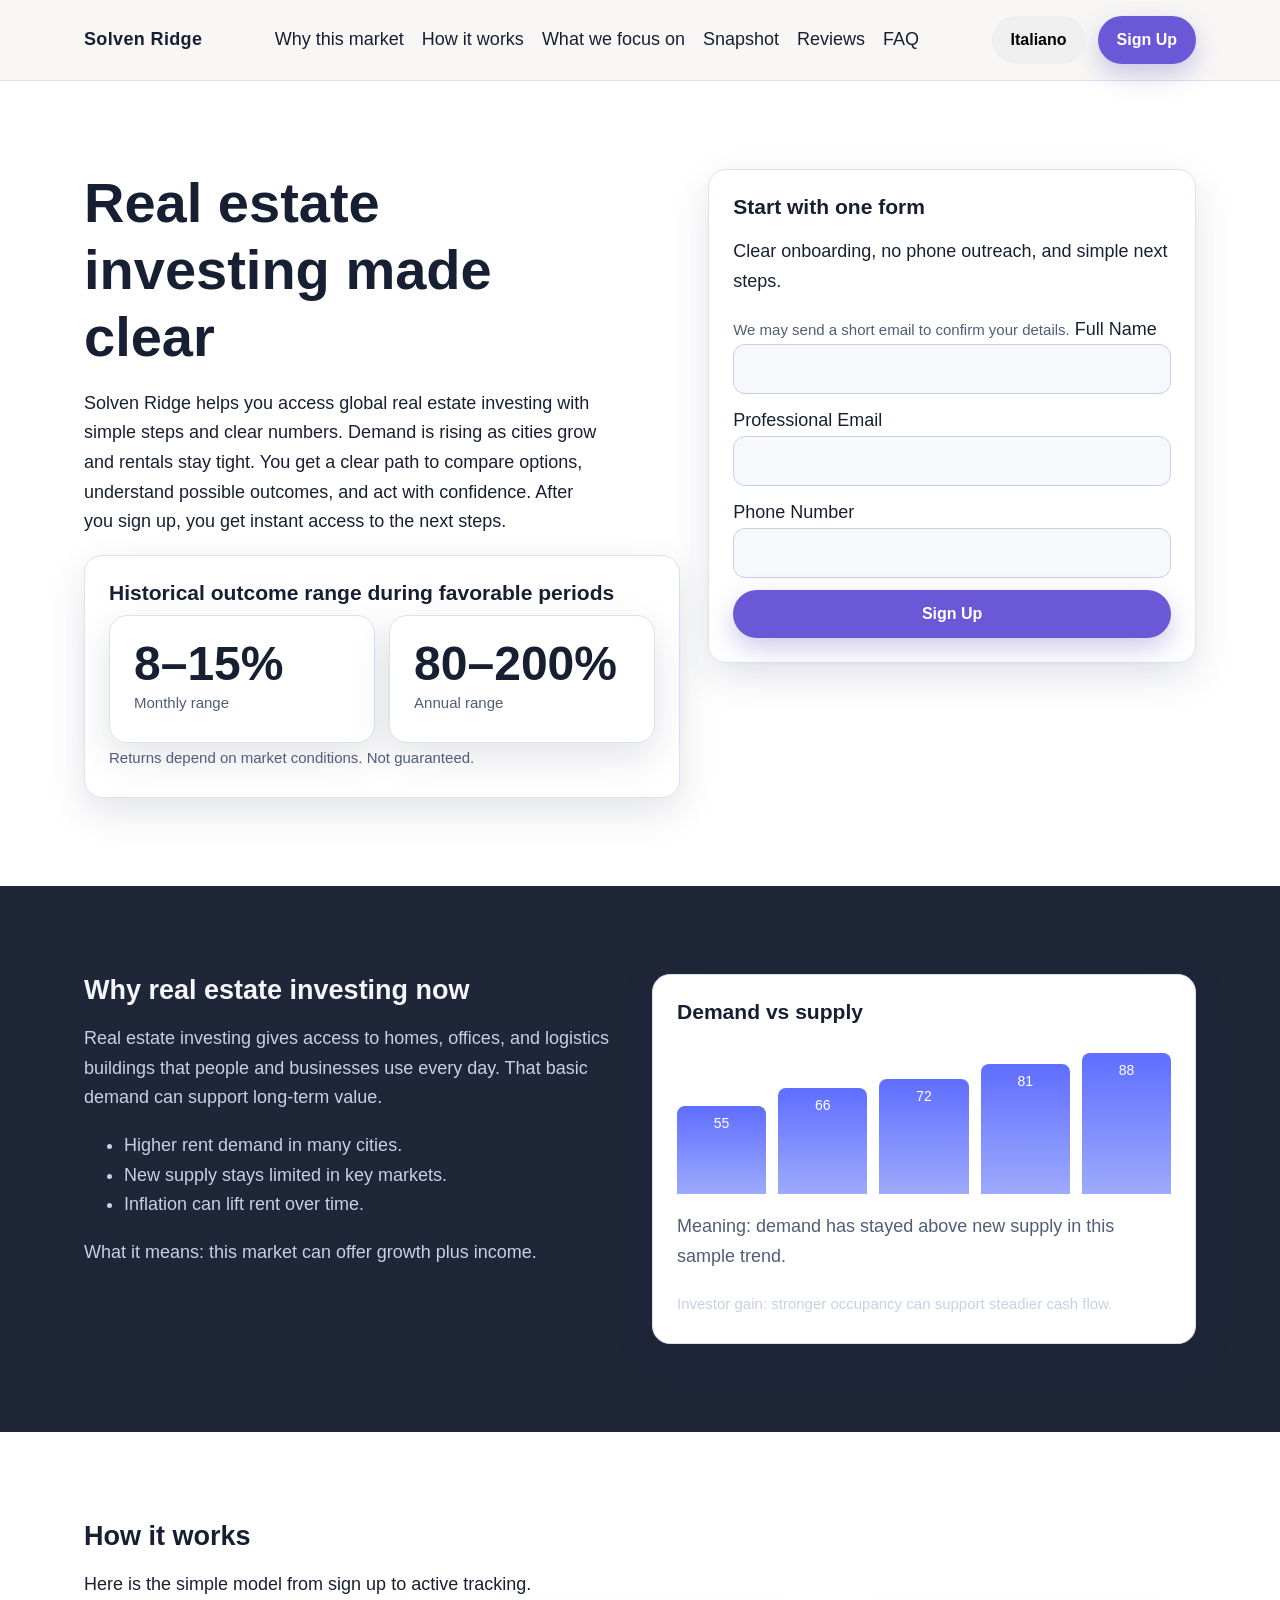
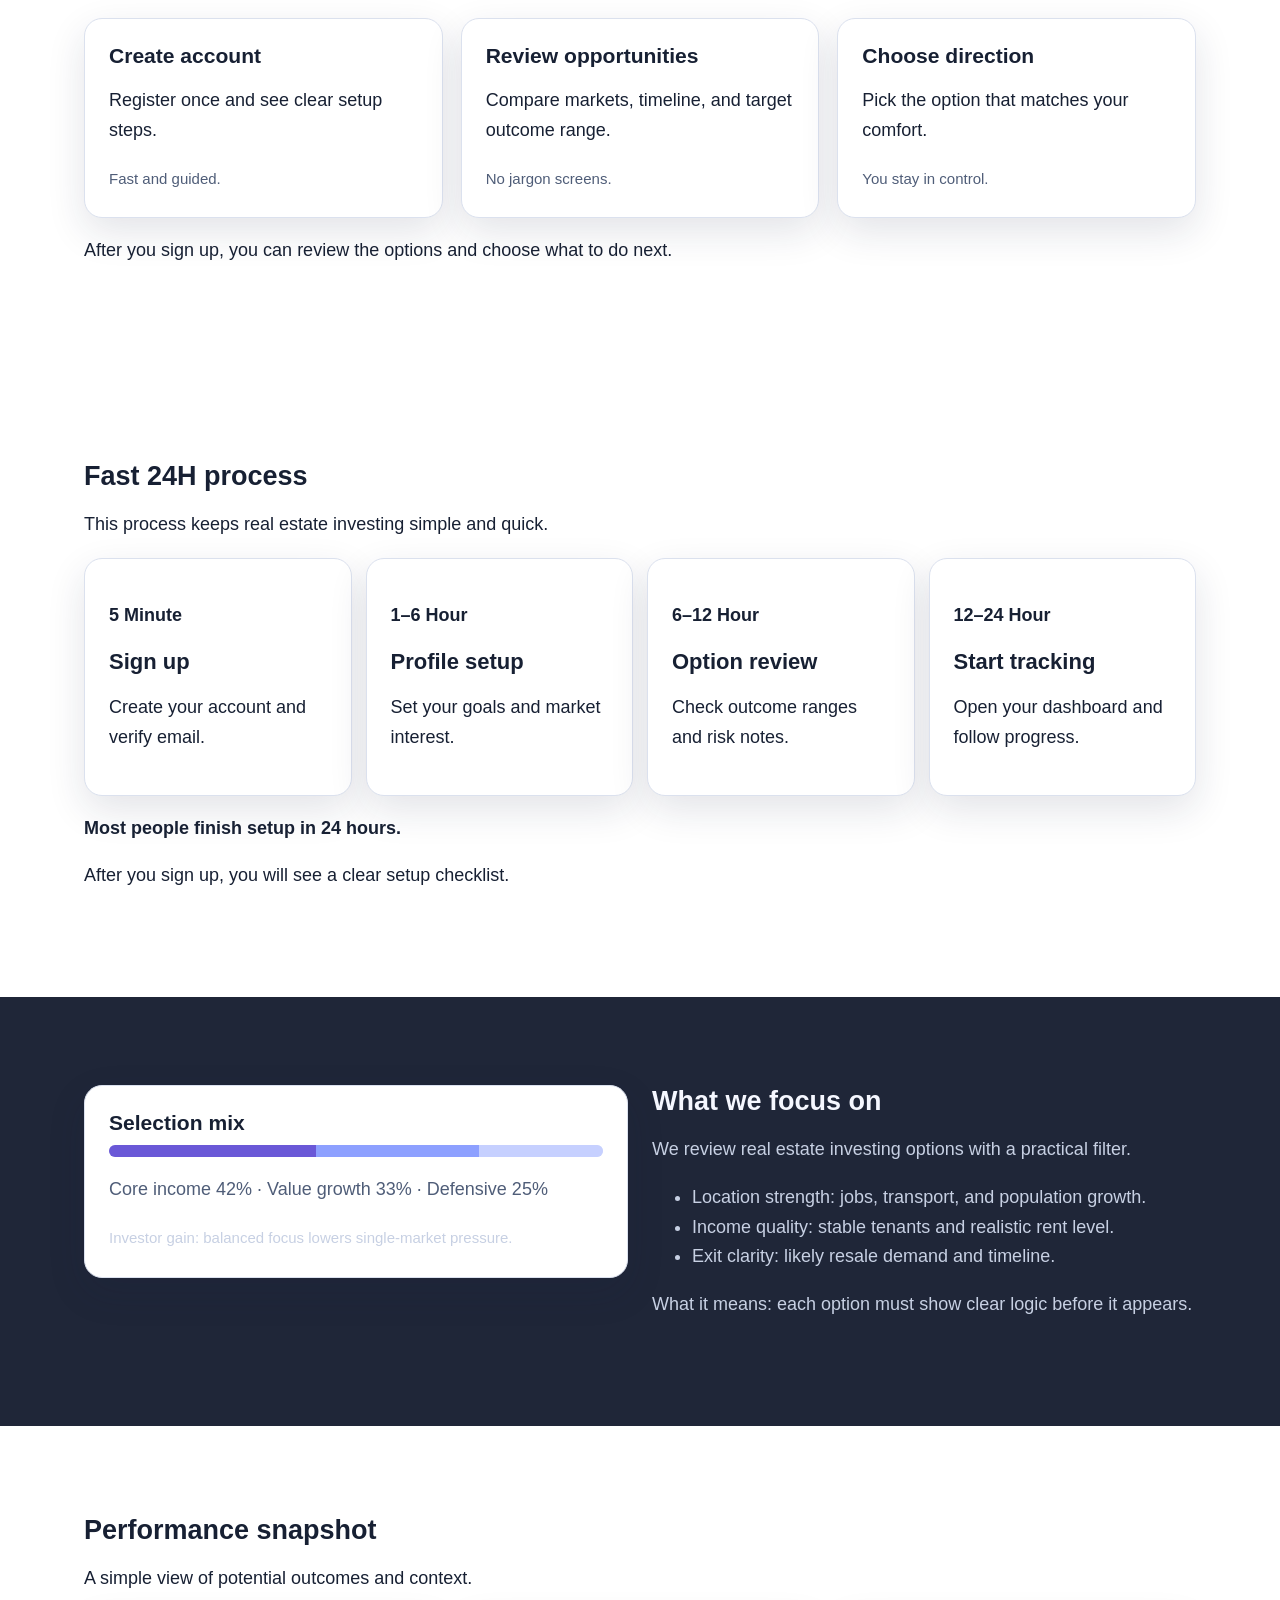
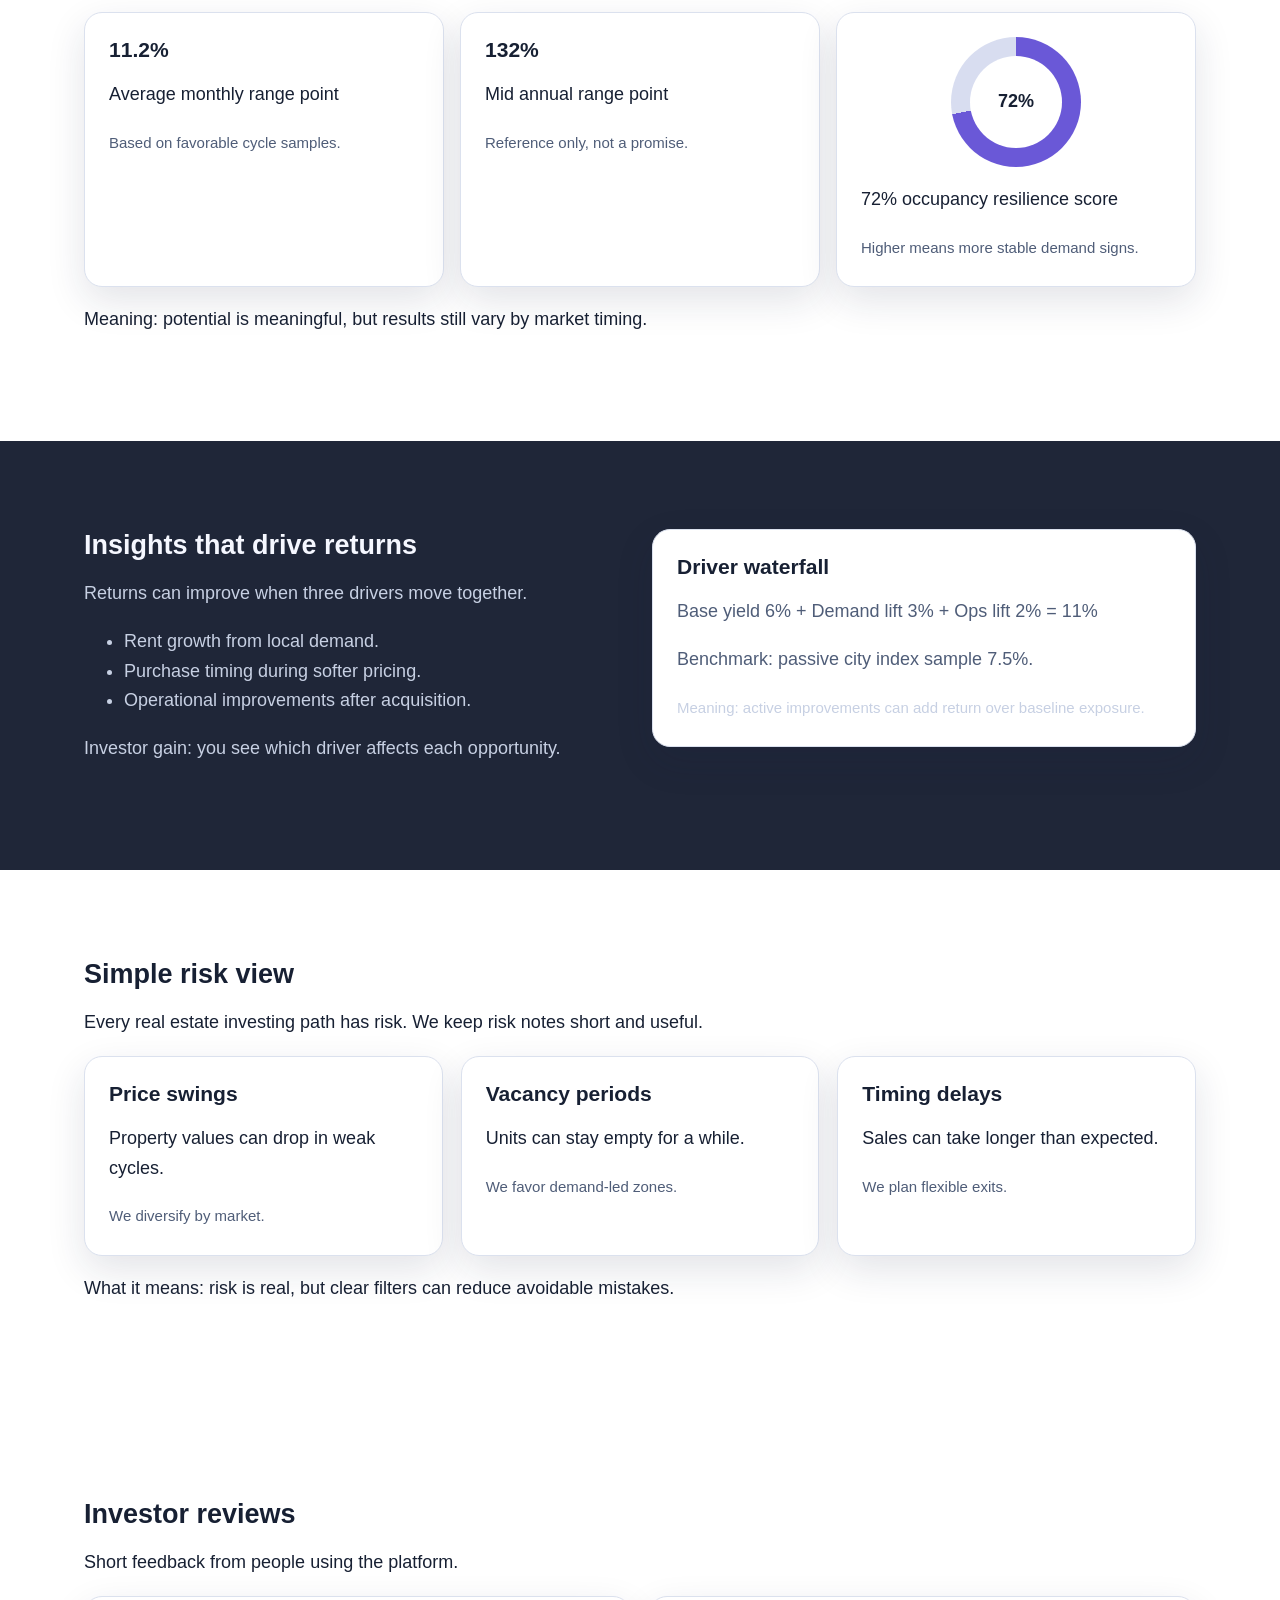
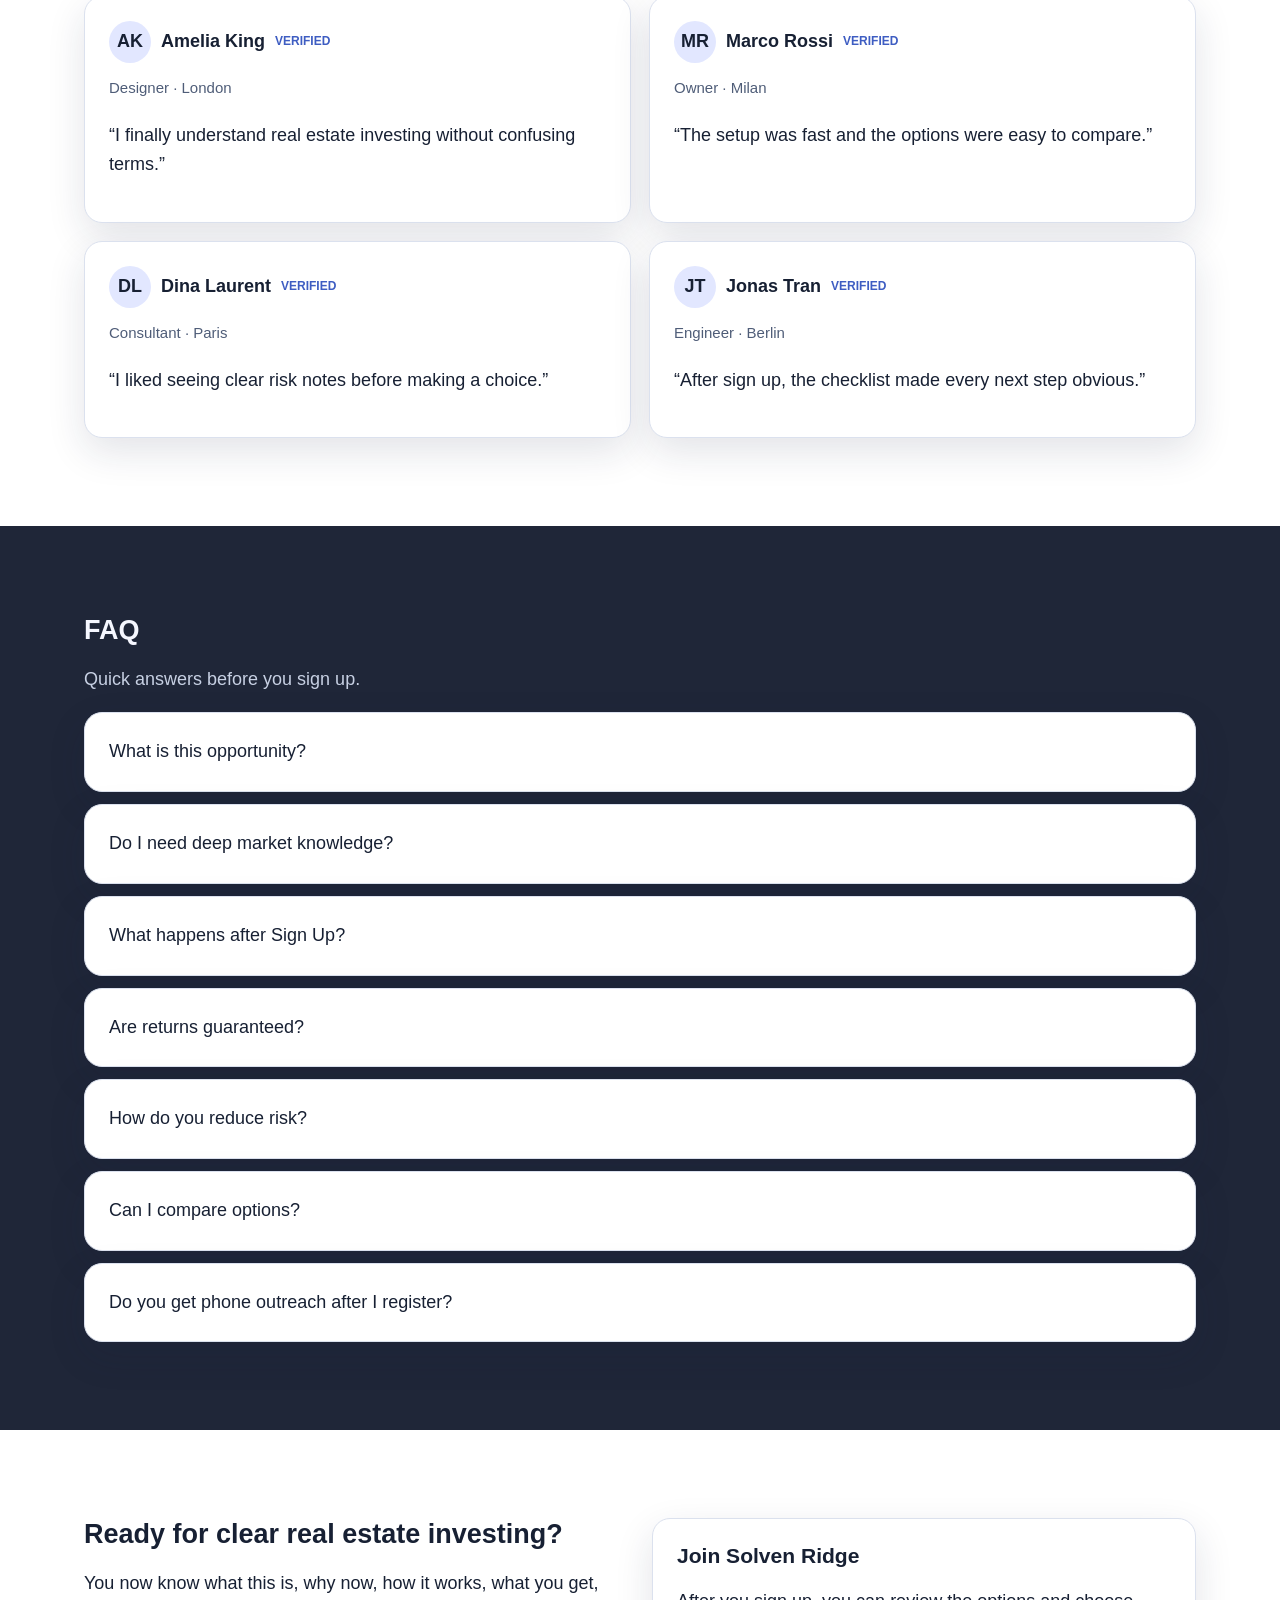
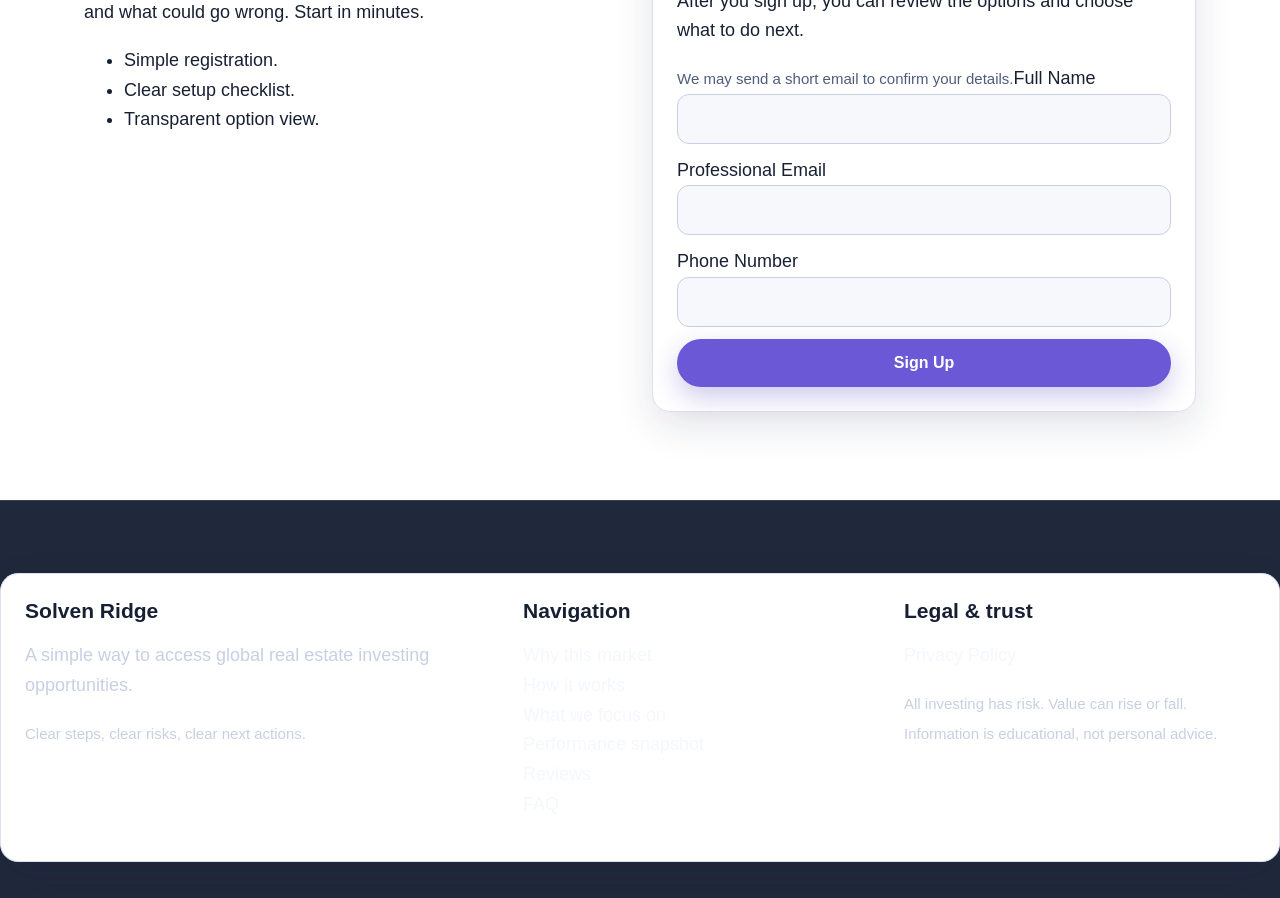
<file: it/index.html>
<!doctype html>
<html lang="en">
<head>
  <meta charset="UTF-8" />
  <meta name="viewport" content="width=device-width, initial-scale=1" />
  <title>Real Estate Investing Made Simple | Solven Ridge IT</title>
  <meta name="description" content="A premium page for global real estate investing with transparent metrics and simple signup." />
  <link rel="canonical" href="https://solvenridge.com/it/index.html" />
  <link rel="alternate" hreflang="en" href="https://solvenridge.com/index.html" />
  <link rel="alternate" hreflang="de" href="https://solvenridge.com/de/index.html" />
  <link rel="alternate" hreflang="fr" href="https://solvenridge.com/fr/index.html" />
  <link rel="alternate" hreflang="es" href="https://solvenridge.com/es/index.html" />
  <link rel="alternate" hreflang="it" href="https://solvenridge.com/it/index.html" />
  <link rel="alternate" hreflang="tr" href="https://solvenridge.com/tr/index.html" />
  <link rel="alternate" hreflang="pt" href="https://solvenridge.com/pt/index.html" />
  <link rel="alternate" hreflang="ja" href="https://solvenridge.com/jp/index.html" />
  <link rel="alternate" hreflang="sk" href="https://solvenridge.com/sk/index.html" />
  <link rel="alternate" hreflang="nl-BE" href="https://solvenridge.com/be/index.html" />
  <meta property="og:title" content="Real Estate Investing Made Simple | Solven Ridge IT" />
  <meta property="og:description" content="A premium page for global real estate investing with transparent metrics and simple signup." />
  <meta property="og:type" content="website" />
  <meta property="og:url" content="https://solvenridge.com/it/index.html" />
  <meta name="twitter:card" content="summary_large_image" />
  <meta name="twitter:title" content="Real Estate Investing Made Simple | Solven Ridge IT" />
  <meta name="twitter:description" content="A premium page for global real estate investing with transparent metrics and simple signup." />
  <link rel="stylesheet" href="../assets/style.css" />
  <script defer src="../assets/app.js"></script>
</head>
<body>
<header class="site-header">
  <div class="container header-inner">
    <a class="brand" href="../index.html">Solven Ridge</a>
    <nav class="desktop-nav" aria-label="Main navigation">
      <a href="#market">Why this market</a><a href="#model">How it works</a><a href="#focus">What we focus on</a><a href="#metrics">Snapshot</a><a href="#reviews">Reviews</a><a href="#faq">FAQ</a>
    </nav>
    <div class="header-right">
      <div class="lang">
        <button class="lang-trigger" aria-label="Open language menu">Italiano</button>
        <ul class="lang-menu">
          <li><a href="../index.html"><svg class="flag" viewBox="0 0 18 12" xmlns="http://www.w3.org/2000/svg" aria-hidden="true"><rect width="18" height="12" rx="2" fill="#e7ebf7"/><text x="9" y="8" text-anchor="middle" font-size="5" fill="#23304d">GB</text></svg>English</a></li>
<li><a href="../de/index.html"><svg class="flag" viewBox="0 0 18 12" xmlns="http://www.w3.org/2000/svg" aria-hidden="true"><rect width="18" height="12" rx="2" fill="#e7ebf7"/><text x="9" y="8" text-anchor="middle" font-size="5" fill="#23304d">DE</text></svg>Deutsch</a></li>
<li><a href="../fr/index.html"><svg class="flag" viewBox="0 0 18 12" xmlns="http://www.w3.org/2000/svg" aria-hidden="true"><rect width="18" height="12" rx="2" fill="#e7ebf7"/><text x="9" y="8" text-anchor="middle" font-size="5" fill="#23304d">FR</text></svg>Français</a></li>
<li><a href="../es/index.html"><svg class="flag" viewBox="0 0 18 12" xmlns="http://www.w3.org/2000/svg" aria-hidden="true"><rect width="18" height="12" rx="2" fill="#e7ebf7"/><text x="9" y="8" text-anchor="middle" font-size="5" fill="#23304d">ES</text></svg>Español</a></li>
<li><a href="../it/index.html"><svg class="flag" viewBox="0 0 18 12" xmlns="http://www.w3.org/2000/svg" aria-hidden="true"><rect width="18" height="12" rx="2" fill="#e7ebf7"/><text x="9" y="8" text-anchor="middle" font-size="5" fill="#23304d">IT</text></svg>Italiano</a></li>
<li><a href="../tr/index.html"><svg class="flag" viewBox="0 0 18 12" xmlns="http://www.w3.org/2000/svg" aria-hidden="true"><rect width="18" height="12" rx="2" fill="#e7ebf7"/><text x="9" y="8" text-anchor="middle" font-size="5" fill="#23304d">TR</text></svg>Türkçe</a></li>
<li><a href="../pt/index.html"><svg class="flag" viewBox="0 0 18 12" xmlns="http://www.w3.org/2000/svg" aria-hidden="true"><rect width="18" height="12" rx="2" fill="#e7ebf7"/><text x="9" y="8" text-anchor="middle" font-size="5" fill="#23304d">PT</text></svg>Português</a></li>
<li><a href="../jp/index.html"><svg class="flag" viewBox="0 0 18 12" xmlns="http://www.w3.org/2000/svg" aria-hidden="true"><rect width="18" height="12" rx="2" fill="#e7ebf7"/><text x="9" y="8" text-anchor="middle" font-size="5" fill="#23304d">JP</text></svg>日本語</a></li>
<li><a href="../sk/index.html"><svg class="flag" viewBox="0 0 18 12" xmlns="http://www.w3.org/2000/svg" aria-hidden="true"><rect width="18" height="12" rx="2" fill="#e7ebf7"/><text x="9" y="8" text-anchor="middle" font-size="5" fill="#23304d">SK</text></svg>Slovak</a></li>
<li><a href="../be/index.html"><svg class="flag" viewBox="0 0 18 12" xmlns="http://www.w3.org/2000/svg" aria-hidden="true"><rect width="18" height="12" rx="2" fill="#e7ebf7"/><text x="9" y="8" text-anchor="middle" font-size="5" fill="#23304d">BE</text></svg>Nederlands (BE)</a></li>
        </ul>
      </div>
      <a class="btn" href="#signup">Sign Up</a>
    </div>
    <button class="mobile-toggle" aria-label="Open menu" aria-expanded="false">☰</button>
  </div>
</header>
<div class="backdrop"></div>
<aside class="mobile-drawer" aria-hidden="true" aria-label="Mobile menu">
  <button class="drawer-close btn" type="button">Close ✕</button>
  <a href="#market">Why this market</a><a href="#model">How it works</a><a href="#focus">What we focus on</a><a href="#metrics">Snapshot</a><a href="#reviews">Reviews</a><a href="#faq">FAQ</a>
  <div class="lang">
    <button class="lang-trigger" aria-label="Open language menu">Italiano</button>
    <ul class="lang-menu"><li><a href="../index.html"><svg class="flag" viewBox="0 0 18 12" xmlns="http://www.w3.org/2000/svg" aria-hidden="true"><rect width="18" height="12" rx="2" fill="#e7ebf7"/><text x="9" y="8" text-anchor="middle" font-size="5" fill="#23304d">GB</text></svg>English</a></li>
<li><a href="../de/index.html"><svg class="flag" viewBox="0 0 18 12" xmlns="http://www.w3.org/2000/svg" aria-hidden="true"><rect width="18" height="12" rx="2" fill="#e7ebf7"/><text x="9" y="8" text-anchor="middle" font-size="5" fill="#23304d">DE</text></svg>Deutsch</a></li>
<li><a href="../fr/index.html"><svg class="flag" viewBox="0 0 18 12" xmlns="http://www.w3.org/2000/svg" aria-hidden="true"><rect width="18" height="12" rx="2" fill="#e7ebf7"/><text x="9" y="8" text-anchor="middle" font-size="5" fill="#23304d">FR</text></svg>Français</a></li>
<li><a href="../es/index.html"><svg class="flag" viewBox="0 0 18 12" xmlns="http://www.w3.org/2000/svg" aria-hidden="true"><rect width="18" height="12" rx="2" fill="#e7ebf7"/><text x="9" y="8" text-anchor="middle" font-size="5" fill="#23304d">ES</text></svg>Español</a></li>
<li><a href="../it/index.html"><svg class="flag" viewBox="0 0 18 12" xmlns="http://www.w3.org/2000/svg" aria-hidden="true"><rect width="18" height="12" rx="2" fill="#e7ebf7"/><text x="9" y="8" text-anchor="middle" font-size="5" fill="#23304d">IT</text></svg>Italiano</a></li>
<li><a href="../tr/index.html"><svg class="flag" viewBox="0 0 18 12" xmlns="http://www.w3.org/2000/svg" aria-hidden="true"><rect width="18" height="12" rx="2" fill="#e7ebf7"/><text x="9" y="8" text-anchor="middle" font-size="5" fill="#23304d">TR</text></svg>Türkçe</a></li>
<li><a href="../pt/index.html"><svg class="flag" viewBox="0 0 18 12" xmlns="http://www.w3.org/2000/svg" aria-hidden="true"><rect width="18" height="12" rx="2" fill="#e7ebf7"/><text x="9" y="8" text-anchor="middle" font-size="5" fill="#23304d">PT</text></svg>Português</a></li>
<li><a href="../jp/index.html"><svg class="flag" viewBox="0 0 18 12" xmlns="http://www.w3.org/2000/svg" aria-hidden="true"><rect width="18" height="12" rx="2" fill="#e7ebf7"/><text x="9" y="8" text-anchor="middle" font-size="5" fill="#23304d">JP</text></svg>日本語</a></li>
<li><a href="../sk/index.html"><svg class="flag" viewBox="0 0 18 12" xmlns="http://www.w3.org/2000/svg" aria-hidden="true"><rect width="18" height="12" rx="2" fill="#e7ebf7"/><text x="9" y="8" text-anchor="middle" font-size="5" fill="#23304d">SK</text></svg>Slovak</a></li>
<li><a href="../be/index.html"><svg class="flag" viewBox="0 0 18 12" xmlns="http://www.w3.org/2000/svg" aria-hidden="true"><rect width="18" height="12" rx="2" fill="#e7ebf7"/><text x="9" y="8" text-anchor="middle" font-size="5" fill="#23304d">BE</text></svg>Nederlands (BE)</a></li></ul>
  </div>
  <a class="btn" href="#signup">Sign Up</a>
</aside>

<main>
<section class="section light hero">
  <div class="container hero-grid">
    <div>
      <h1>Real estate investing made clear</h1>
      <p class="sub">Solven Ridge helps you access global real estate investing with simple steps and clear numbers. Demand is rising as cities grow and rentals stay tight. You get a clear path to compare options, understand possible outcomes, and act with confidence. After you sign up, you get instant access to the next steps.</p>
      <div class="hero-panel text-on-gradient">
        <h3>Historical outcome range during favorable periods</h3>
        <div class="metric-row">
          <div class="metric-card"><div class="big-num">8–15%</div><small>Monthly range</small></div>
          <div class="metric-card"><div class="big-num">80–200%</div><small>Annual range</small></div>
        </div>
        <small>Returns depend on market conditions. Not guaranteed.</small>
      </div>
    </div>
    <form id="signup" class="form-card" aria-label="Lead form">
      <h3>Start with one form</h3><p>Clear onboarding, no phone outreach, and simple next steps.</p><small>We may send a short email to confirm your details.</small>
      <label>Full Name<input type="text" name="name" required></label>
      <label>Professional Email<input type="email" name="email" required></label>
      <label>Phone Number<input type="tel" name="phone" required></label>
      <button class="btn" type="submit">Sign Up</button>
    </form>
  </div>
</section>

<section id="market" class="section dark"><div class="container split"><div><h2>Why real estate investing now</h2><p>Real estate investing gives access to homes, offices, and logistics buildings that people and businesses use every day. That basic demand can support long-term value.</p><ul><li>Higher rent demand in many cities.</li><li>New supply stays limited in key markets.</li><li>Inflation can lift rent over time.</li></ul><p>What it means: this market can offer growth plus income.</p></div><div class="visual-card"><h3>Demand vs supply</h3><div class="vbars"><span class="h55">55</span><span class="h66">66</span><span class="h72">72</span><span class="h81">81</span><span class="h88">88</span></div><p>Meaning: demand has stayed above new supply in this sample trend.</p><small>Investor gain: stronger occupancy can support steadier cash flow.</small></div></div></section>

<section id="model" class="section light"><div class="container"><h2>How it works</h2><p>Here is the simple model from sign up to active tracking.</p><div class="grid-3"><article class="card"><h3>Create account</h3><p>Register once and see clear setup steps.</p><small>Fast and guided.</small></article><article class="card"><h3>Review opportunities</h3><p>Compare markets, timeline, and target outcome range.</p><small>No jargon screens.</small></article><article class="card"><h3>Choose direction</h3><p>Pick the option that matches your comfort.</p><small>You stay in control.</small></article></div><p>After you sign up, you can review the options and choose what to do next.</p></div></section>

<section class="section light"><div class="container"><h2>Fast 24H process</h2><p>This process keeps real estate investing simple and quick.</p><div class="process-grid"><article class="process-card"><p class="time">5 Minute</p><h3>Sign up</h3><p>Create your account and verify email.</p></article><article class="process-card"><p class="time">1–6 Hour</p><h3>Profile setup</h3><p>Set your goals and market interest.</p></article><article class="process-card"><p class="time">6–12 Hour</p><h3>Option review</h3><p>Check outcome ranges and risk notes.</p></article><article class="process-card"><p class="time">12–24 Hour</p><h3>Start tracking</h3><p>Open your dashboard and follow progress.</p></article></div><p><strong>Most people finish setup in 24 hours.</strong></p><p>After you sign up, you will see a clear setup checklist.</p></div></section>

<section id="focus" class="section dark"><div class="container split"><div class="visual-card"><h3>Selection mix</h3><div class="bar"><span class="seg a w42"></span><span class="seg b w33"></span><span class="seg c w25"></span></div><p>Core income 42% · Value growth 33% · Defensive 25%</p><small>Investor gain: balanced focus lowers single-market pressure.</small></div><div><h2>What we focus on</h2><p>We review real estate investing options with a practical filter.</p><ul><li>Location strength: jobs, transport, and population growth.</li><li>Income quality: stable tenants and realistic rent level.</li><li>Exit clarity: likely resale demand and timeline.</li></ul><p>What it means: each option must show clear logic before it appears.</p></div></div></section>

<section id="metrics" class="section light"><div class="container"><h2>Performance snapshot</h2><p>A simple view of potential outcomes and context.</p><div class="kpi"><article class="kpi-card"><h3>11.2%</h3><p>Average monthly range point</p><small>Based on favorable cycle samples.</small></article><article class="kpi-card"><h3>132%</h3><p>Mid annual range point</p><small>Reference only, not a promise.</small></article><article class="kpi-card"><div class="ring" aria-hidden="true"></div><p>72% occupancy resilience score</p><small>Higher means more stable demand signs.</small></article></div><p>Meaning: potential is meaningful, but results still vary by market timing.</p></div></section>

<section class="section dark"><div class="container split"><div><h2>Insights that drive returns</h2><p>Returns can improve when three drivers move together.</p><ul><li>Rent growth from local demand.</li><li>Purchase timing during softer pricing.</li><li>Operational improvements after acquisition.</li></ul><p>Investor gain: you see which driver affects each opportunity.</p></div><div class="chart-panel"><h3>Driver waterfall</h3><p>Base yield 6% + Demand lift 3% + Ops lift 2% = 11%</p><p>Benchmark: passive city index sample 7.5%.</p><small>Meaning: active improvements can add return over baseline exposure.</small></div></div></section>

<section class="section light"><div class="container"><h2>Simple risk view</h2><p>Every real estate investing path has risk. We keep risk notes short and useful.</p><div class="grid-3"><article class="card"><h3>Price swings</h3><p>Property values can drop in weak cycles.</p><small>We diversify by market.</small></article><article class="card"><h3>Vacancy periods</h3><p>Units can stay empty for a while.</p><small>We favor demand-led zones.</small></article><article class="card"><h3>Timing delays</h3><p>Sales can take longer than expected.</p><small>We plan flexible exits.</small></article></div><p>What it means: risk is real, but clear filters can reduce avoidable mistakes.</p></div></section>

<section id="reviews" class="section light"><div class="container"><h2>Investor reviews</h2><p>Short feedback from people using the platform.</p><div class="reviews"><article class="review-card"><div class="review-head"><div class="avatar">AK</div><strong>Amelia King</strong><span class="verified">VERIFIED</span></div><small>Designer · London</small><p>“I finally understand real estate investing without confusing terms.”</p></article><article class="review-card"><div class="review-head"><div class="avatar">MR</div><strong>Marco Rossi</strong><span class="verified">VERIFIED</span></div><small>Owner · Milan</small><p>“The setup was fast and the options were easy to compare.”</p></article><article class="review-card"><div class="review-head"><div class="avatar">DL</div><strong>Dina Laurent</strong><span class="verified">VERIFIED</span></div><small>Consultant · Paris</small><p>“I liked seeing clear risk notes before making a choice.”</p></article><article class="review-card"><div class="review-head"><div class="avatar">JT</div><strong>Jonas Tran</strong><span class="verified">VERIFIED</span></div><small>Engineer · Berlin</small><p>“After sign up, the checklist made every next step obvious.”</p></article></div></div></section>

<section id="faq" class="section dark"><div class="container"><h2>FAQ</h2><p>Quick answers before you sign up.</p><div class="faq-list"><details class="faq-item"><summary>What is this opportunity?</summary><p>It is a guided way to access global real estate investing options.</p></details><details class="faq-item"><summary>Do I need deep market knowledge?</summary><p>No. Each option uses plain language with clear numbers.</p></details><details class="faq-item"><summary>What happens after Sign Up?</summary><p>After you sign up, you get instant access to the next steps.</p></details><details class="faq-item"><summary>Are returns guaranteed?</summary><p>No. Returns depend on market conditions and can vary.</p></details><details class="faq-item"><summary>How do you reduce risk?</summary><p>We use location, demand, and exit filters before listing options.</p></details><details class="faq-item"><summary>Can I compare options?</summary><p>Yes. You can review projected range, timeline, and risk notes.</p></details><details class="faq-item"><summary>Do you get phone outreach after I register?</summary><p>No phone outreach. We may send a short email to confirm details.</p></details></div></div></section>

<section class="section light final-cta"><div class="container split"><div><h2>Ready for clear real estate investing?</h2><p>You now know what this is, why now, how it works, what you get, and what could go wrong. Start in minutes.</p><ul><li>Simple registration.</li><li>Clear setup checklist.</li><li>Transparent option view.</li></ul></div><form class="form-card"><h3>Join Solven Ridge</h3><p>After you sign up, you can review the options and choose what to do next.</p><small>We may send a short email to confirm your details.</small><label>Full Name<input type="text" required></label><label>Professional Email<input type="email" required></label><label>Phone Number<input type="tel" required></label><button class="btn" type="submit">Sign Up</button></form></div></section>
</main>

<footer class="site-footer"><div class="container footer-inner footer-panel"><div><h3>Solven Ridge</h3><p>A simple way to access global real estate investing opportunities.</p><small>Clear steps, clear risks, clear next actions.</small></div><div><h3>Navigation</h3><p><a href="#market">Why this market</a><br><a href="#model">How it works</a><br><a href="#focus">What we focus on</a><br><a href="#metrics">Performance snapshot</a><br><a href="#reviews">Reviews</a><br><a href="#faq">FAQ</a></p></div><div><h3>Legal & trust</h3><p><a href="#" data-open-privacy>Privacy Policy</a></p><small>All investing has risk. Value can rise or fall.</small><br><small>Information is educational, not personal advice.</small></div></div></footer>

<div id="privacy-modal" class="modal" aria-hidden="true" role="dialog" aria-modal="true" aria-label="Privacy Policy">
  <div class="modal-card card">
    <button class="modal-close" data-close-modal aria-label="Close">✕</button>
    <h2>Privacy Policy</h2>
    <p><strong>Introduction:</strong> This policy explains how Solven Ridge handles your personal data.</p>
    <p><strong>Data collection:</strong> We collect name, email, phone, and site interaction data.</p>
    <p><strong>Legal basis:</strong> We process data with consent, contract needs, or legal obligations.</p>
    <p><strong>Cookies:</strong> We use cookies for core functions, analytics, and experience improvement.</p>
    <p><strong>Retention:</strong> We keep data only as long as needed for service and law.</p>
    <p><strong>Third-party sharing:</strong> We share data with hosting, email, and security providers when required.</p>
    <p><strong>Security:</strong> We use access controls, encryption, and monitoring to protect information.</p>
    <p><strong>User rights:</strong> You can request access, correction, deletion, restriction, or portability.</p>
    <p><strong>International transfers:</strong> Data may move across countries with proper safeguards in place.</p>
    <p><strong>Industry risk disclosure:</strong> Digital systems can face outages or attacks despite safeguards.</p>
    <p><strong>Contact:</strong> privacy@solvenridge.com</p>
    <div class="modal-footer"><button class="btn" data-close-modal>Close</button></div>
  </div>
</div>

<script type="application/ld+json">{"@context":"https://schema.org","@graph":[{"@type":"Organization","name":"Solven Ridge","url":"https://solvenridge.com"},{"@type":"WebSite","name":"Solven Ridge","url":"https://solvenridge.com"},{"@type":"FAQPage","mainEntity":[{"@type":"Question","name":"What is this opportunity?","acceptedAnswer":{"@type":"Answer","text":"It is a guided way to access global real estate investing options."}},{"@type":"Question","name":"Are returns guaranteed?","acceptedAnswer":{"@type":"Answer","text":"No. Returns depend on market conditions and can vary."}}]},{"@type":"Review","author":{"@type":"Person","name":"Amelia King"},"reviewBody":"I finally understand real estate investing without confusing terms.","itemReviewed":{"@type":"Organization","name":"Solven Ridge"}}]}</script>
</body>
</html>
</file>
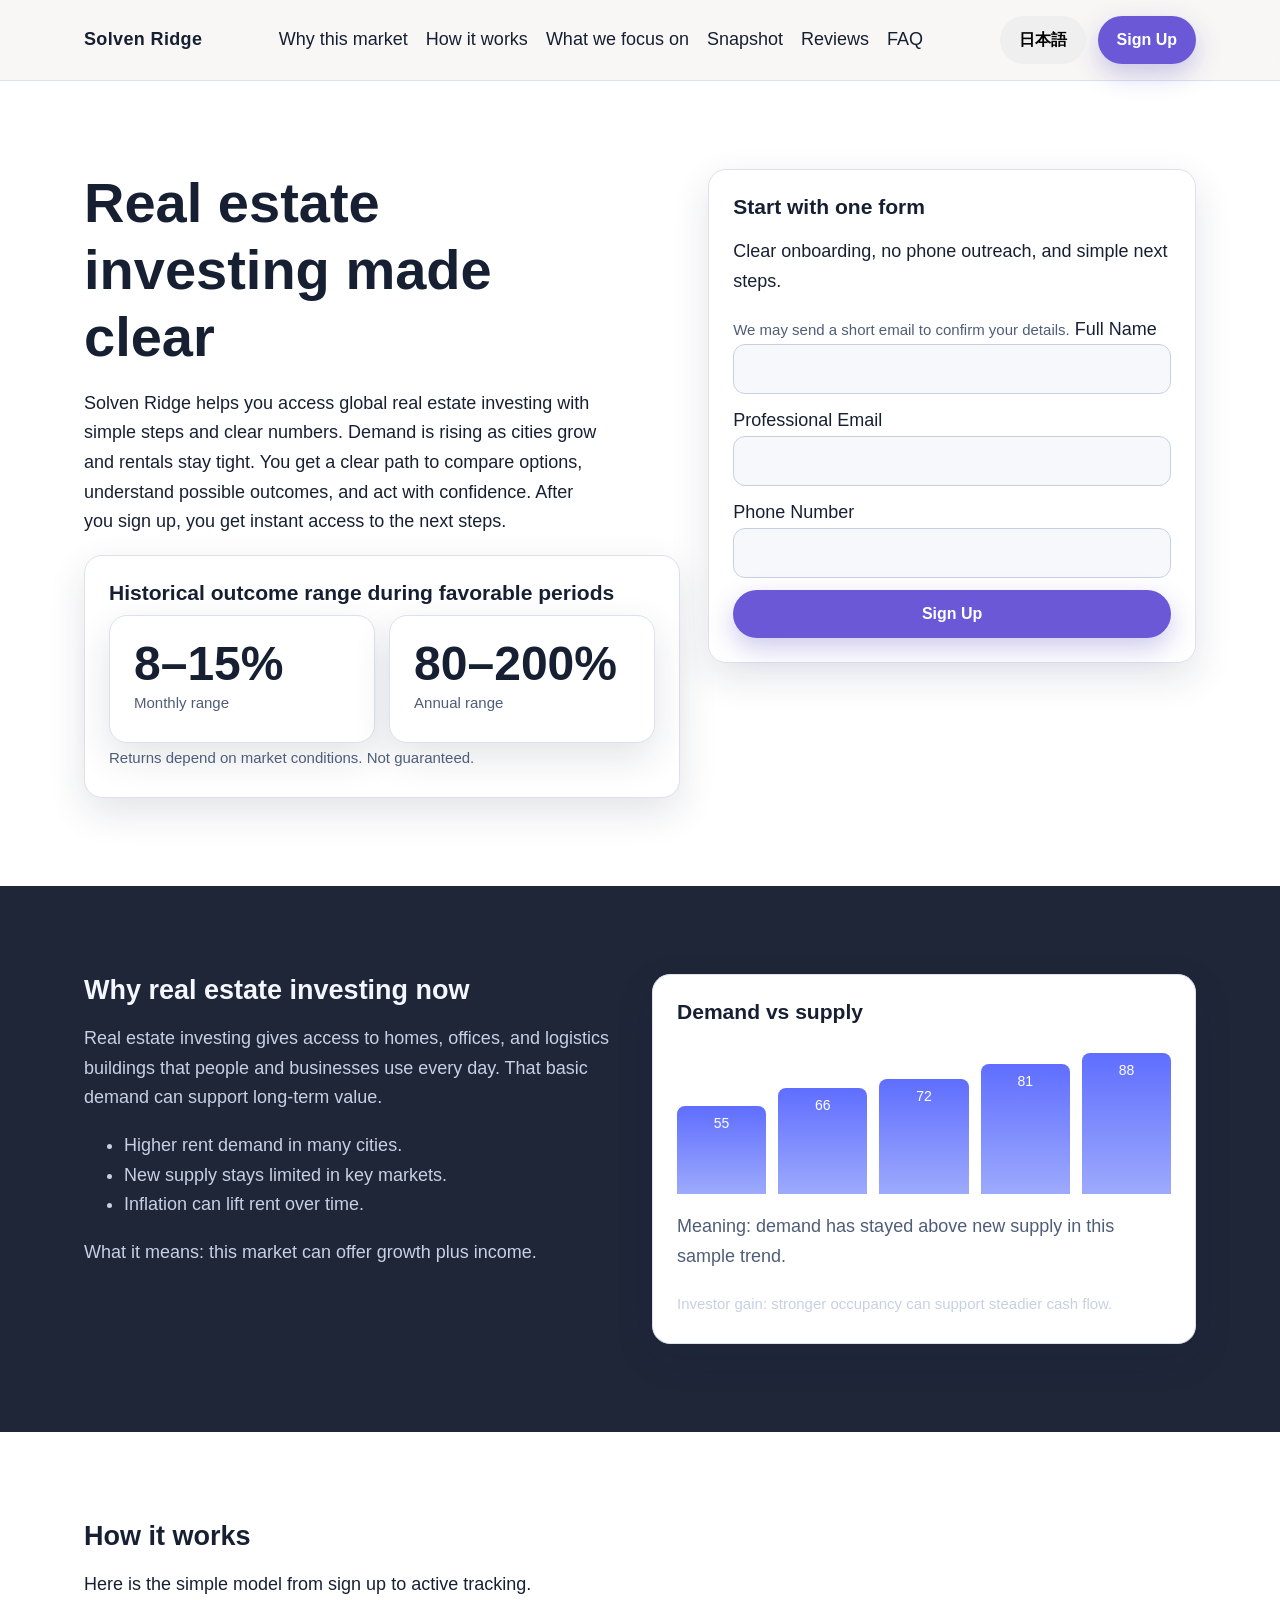
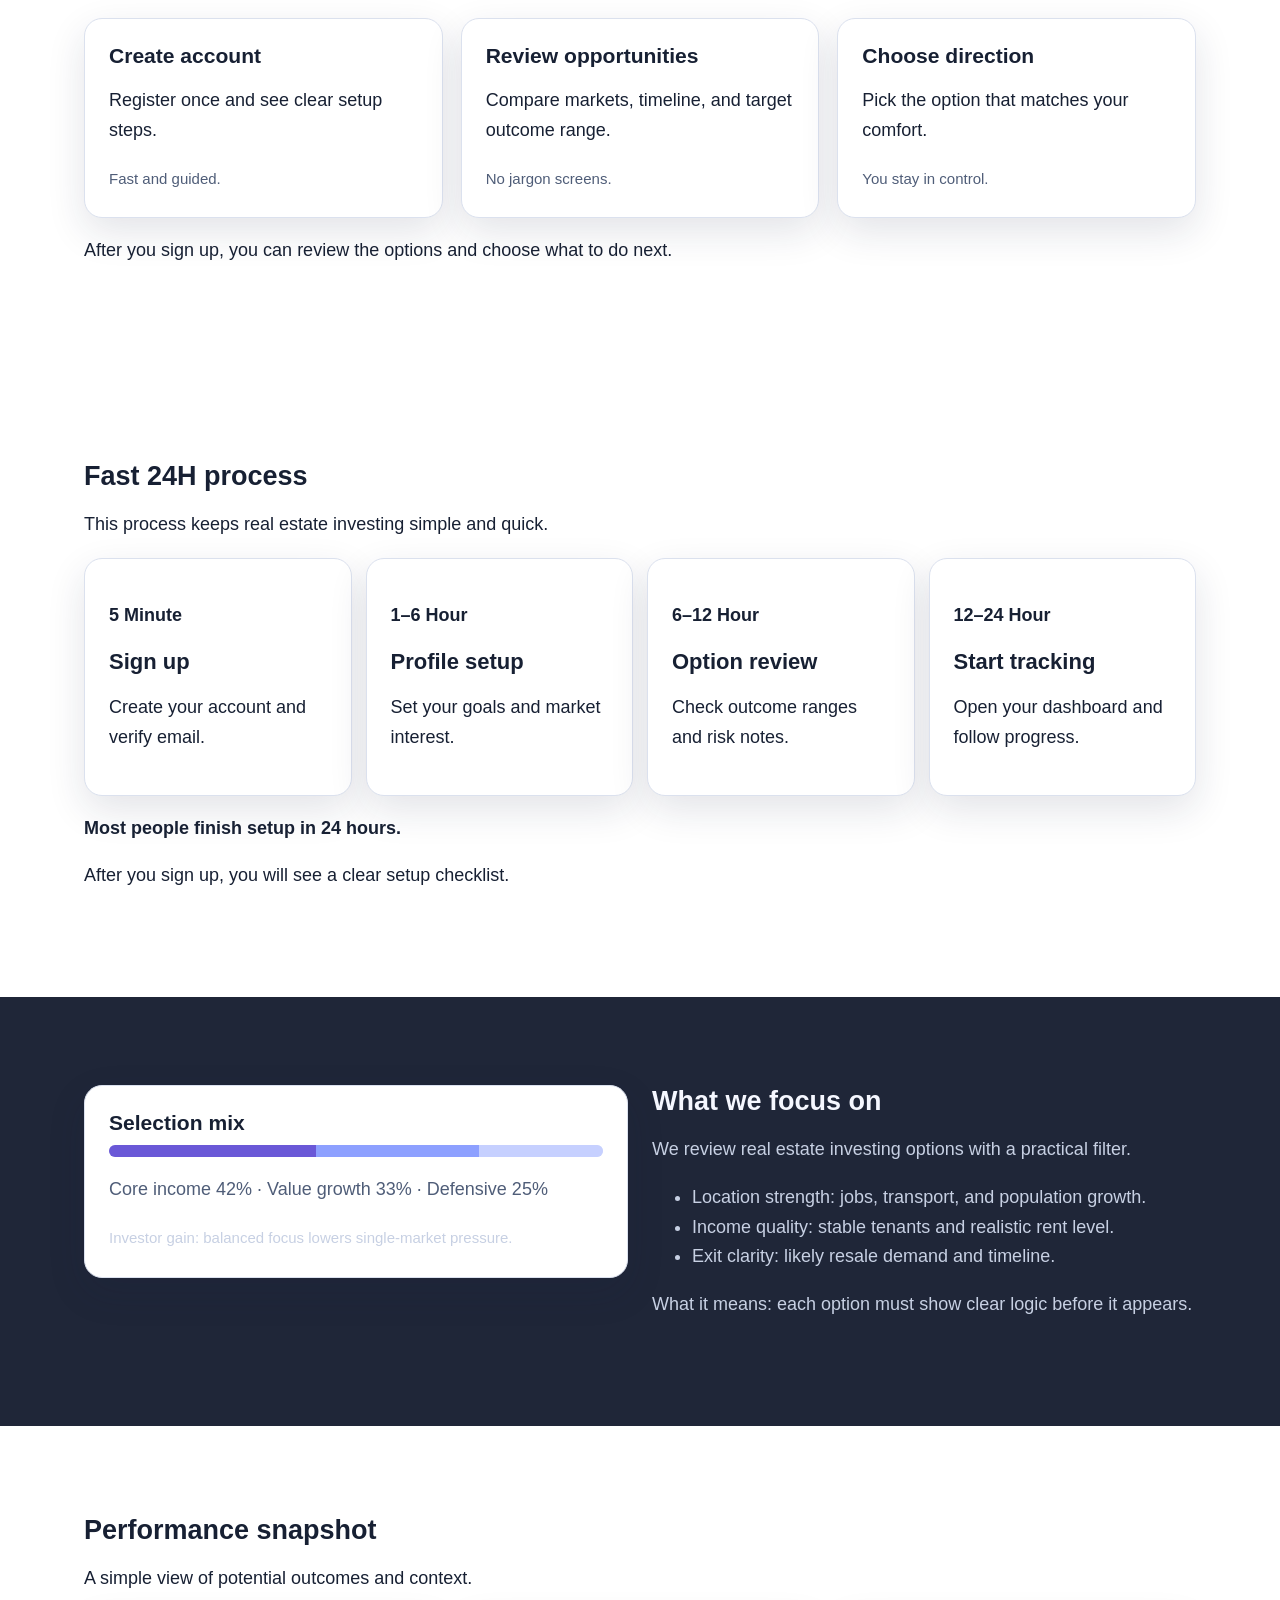
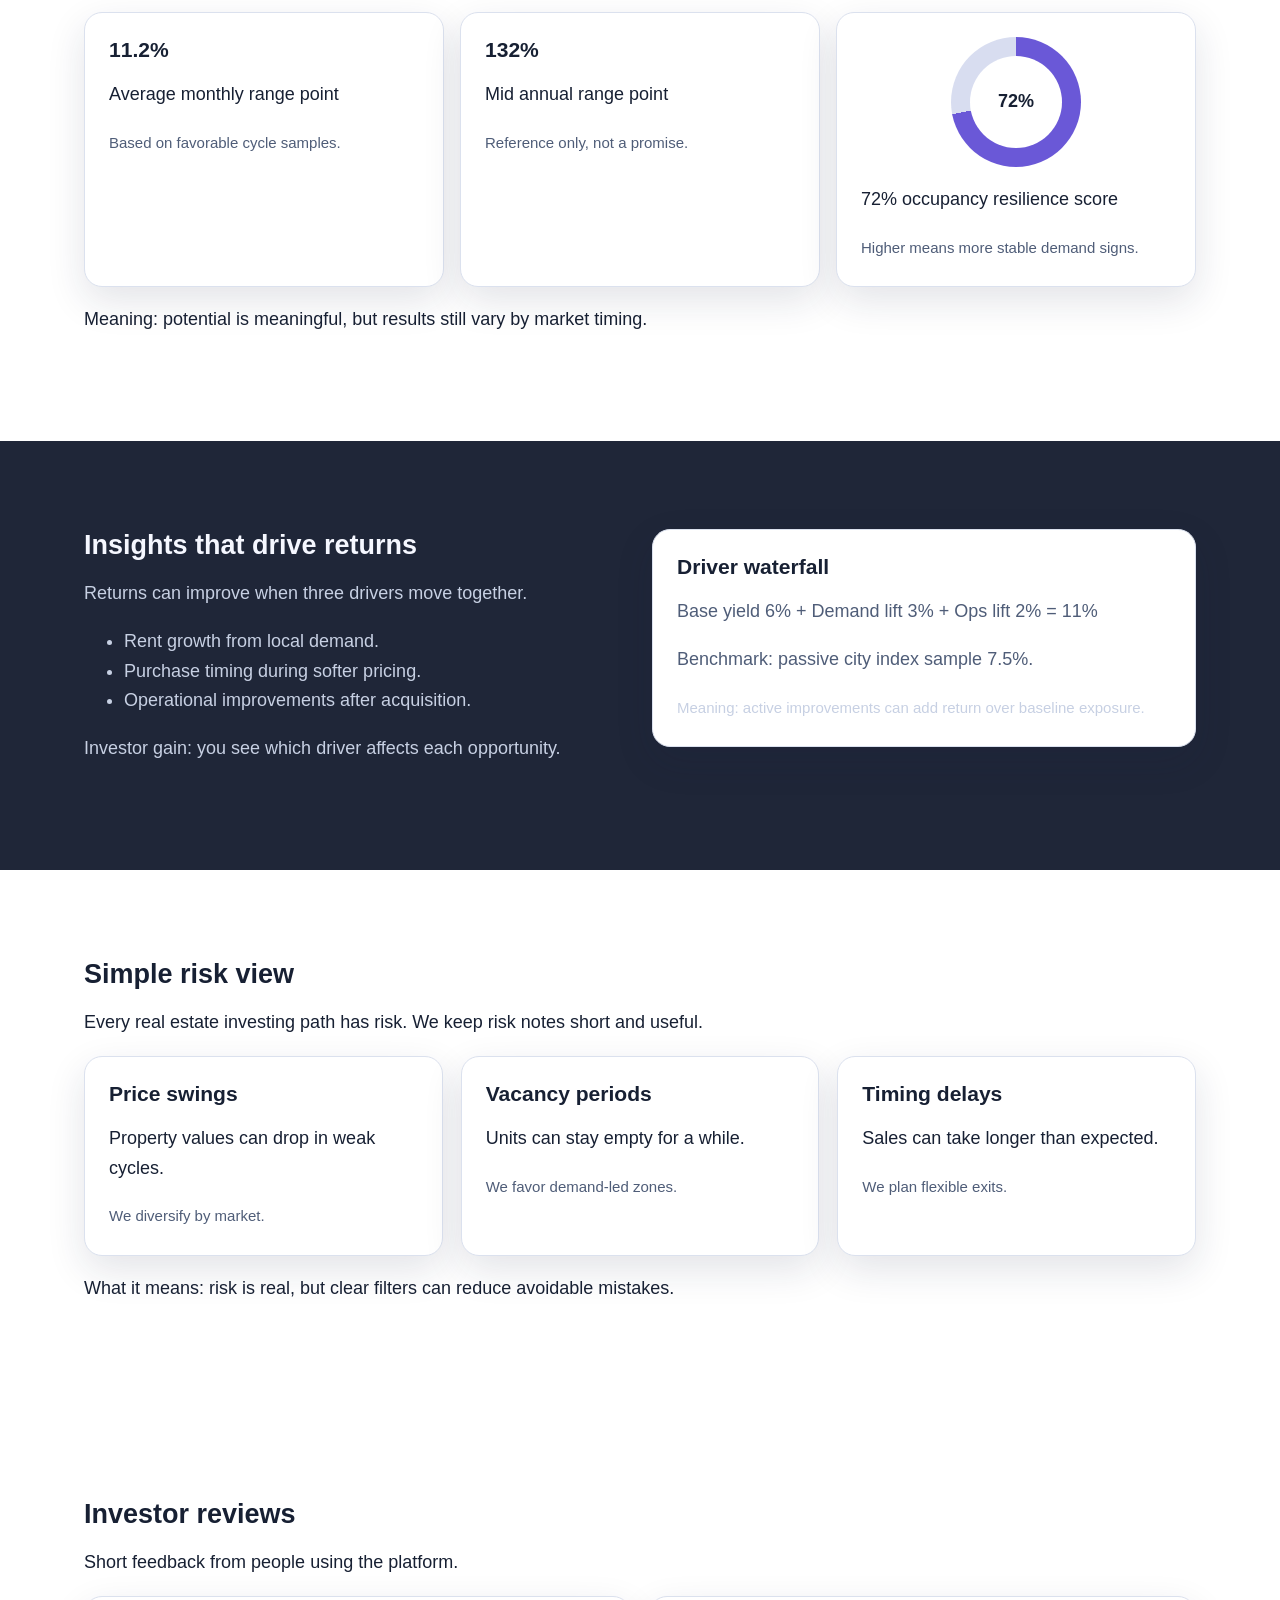
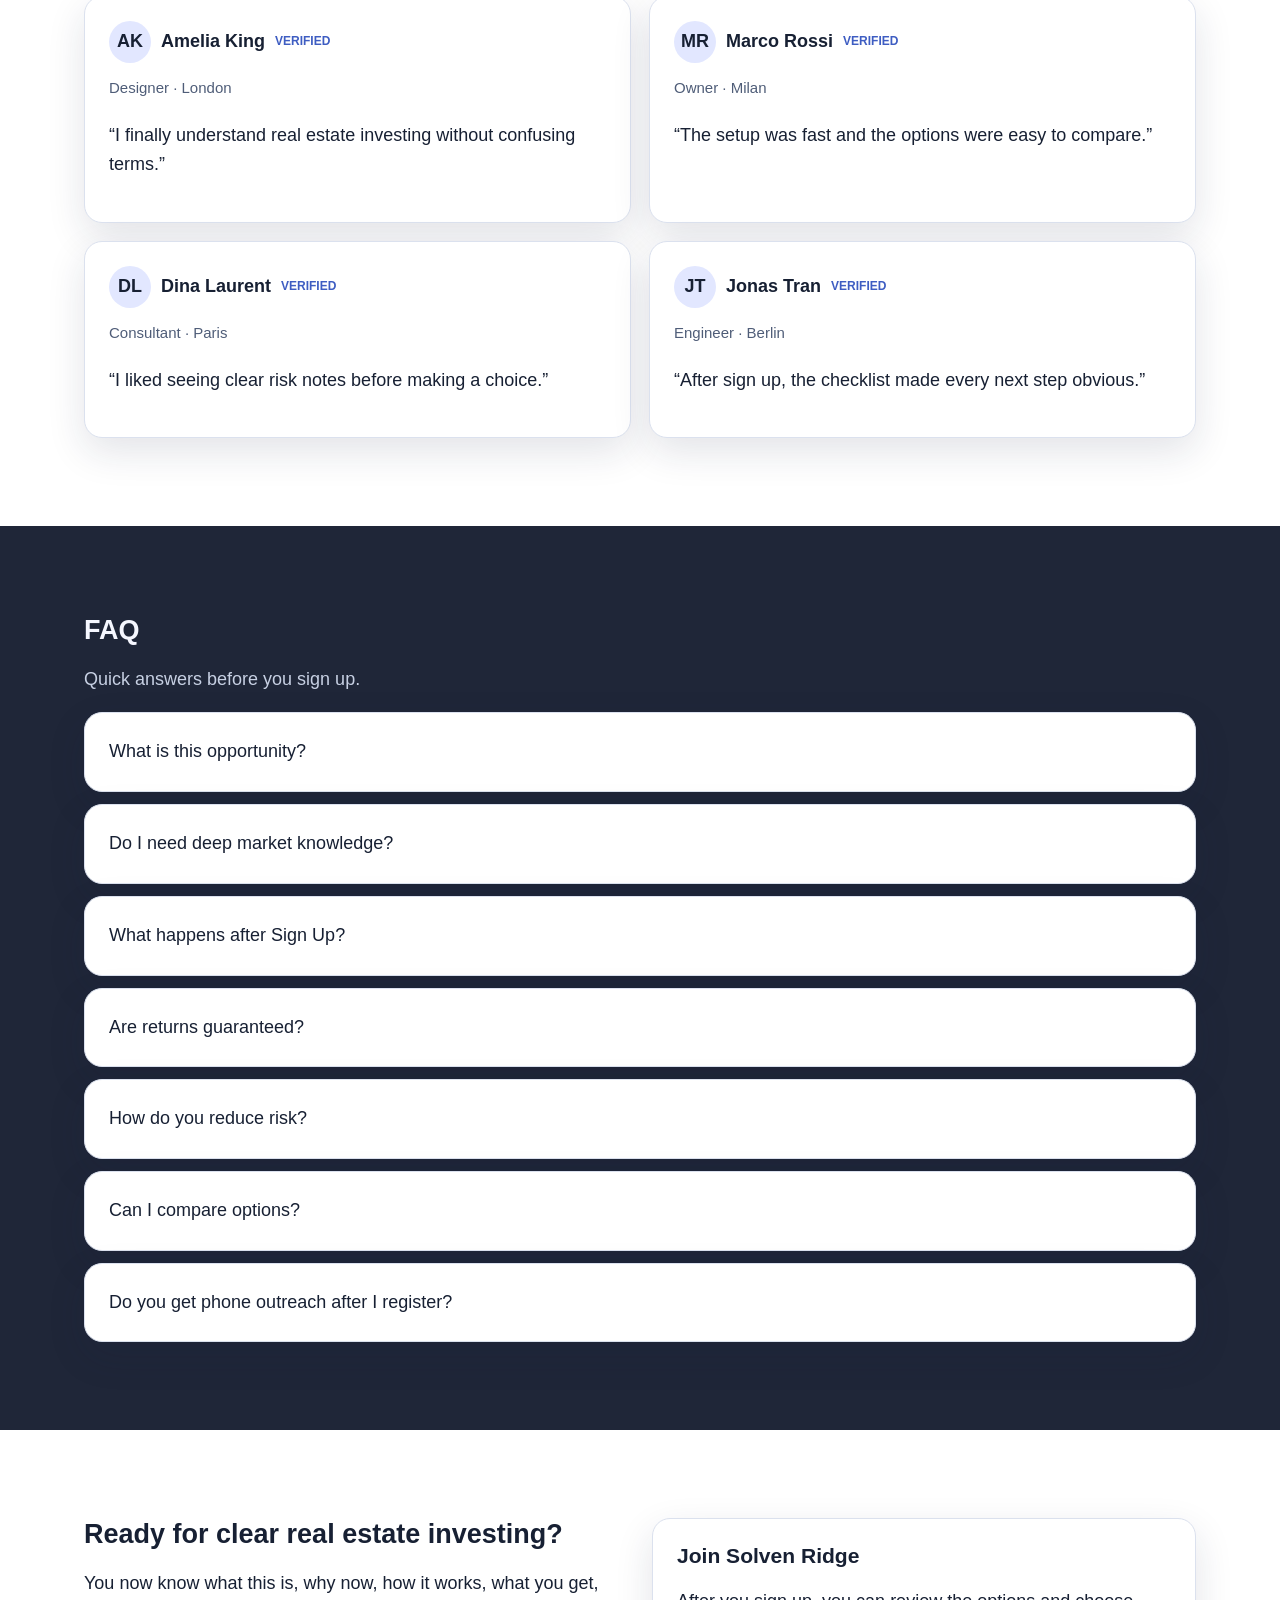
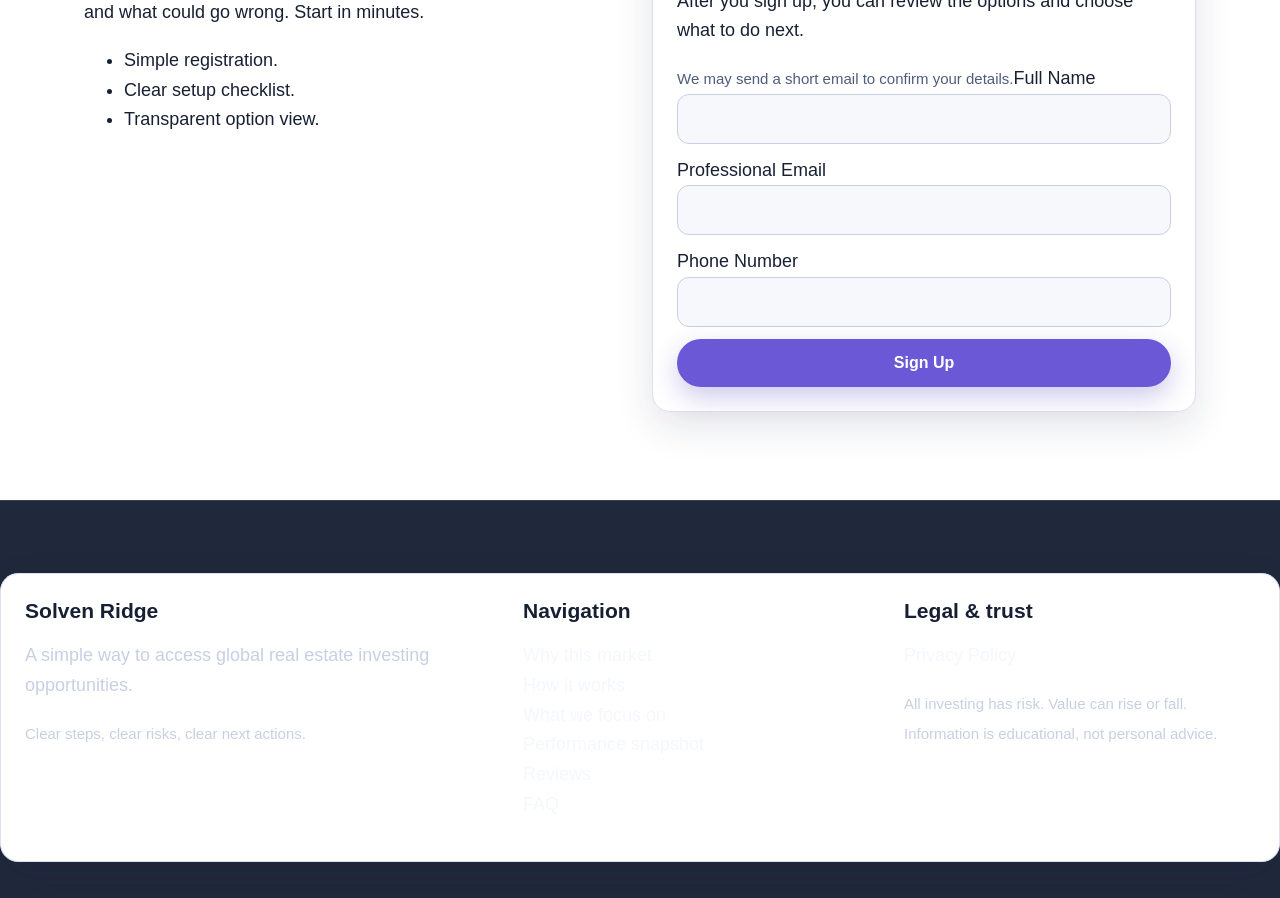
<file: jp/index.html>
<!doctype html>
<html lang="en">
<head>
  <meta charset="UTF-8" />
  <meta name="viewport" content="width=device-width, initial-scale=1" />
  <title>Global Real Estate Investing Hub | Solven Ridge JP</title>
  <meta name="description" content="Get a simple, premium overview of global real estate investing opportunities." />
  <link rel="canonical" href="https://solvenridge.com/jp/index.html" />
  <link rel="alternate" hreflang="en" href="https://solvenridge.com/index.html" />
  <link rel="alternate" hreflang="de" href="https://solvenridge.com/de/index.html" />
  <link rel="alternate" hreflang="fr" href="https://solvenridge.com/fr/index.html" />
  <link rel="alternate" hreflang="es" href="https://solvenridge.com/es/index.html" />
  <link rel="alternate" hreflang="it" href="https://solvenridge.com/it/index.html" />
  <link rel="alternate" hreflang="tr" href="https://solvenridge.com/tr/index.html" />
  <link rel="alternate" hreflang="pt" href="https://solvenridge.com/pt/index.html" />
  <link rel="alternate" hreflang="ja" href="https://solvenridge.com/jp/index.html" />
  <link rel="alternate" hreflang="sk" href="https://solvenridge.com/sk/index.html" />
  <link rel="alternate" hreflang="nl-BE" href="https://solvenridge.com/be/index.html" />
  <meta property="og:title" content="Global Real Estate Investing Hub | Solven Ridge JP" />
  <meta property="og:description" content="Get a simple, premium overview of global real estate investing opportunities." />
  <meta property="og:type" content="website" />
  <meta property="og:url" content="https://solvenridge.com/jp/index.html" />
  <meta name="twitter:card" content="summary_large_image" />
  <meta name="twitter:title" content="Global Real Estate Investing Hub | Solven Ridge JP" />
  <meta name="twitter:description" content="Get a simple, premium overview of global real estate investing opportunities." />
  <link rel="stylesheet" href="../assets/style.css" />
  <script defer src="../assets/app.js"></script>
</head>
<body>
<header class="site-header">
  <div class="container header-inner">
    <a class="brand" href="../index.html">Solven Ridge</a>
    <nav class="desktop-nav" aria-label="Main navigation">
      <a href="#market">Why this market</a><a href="#model">How it works</a><a href="#focus">What we focus on</a><a href="#metrics">Snapshot</a><a href="#reviews">Reviews</a><a href="#faq">FAQ</a>
    </nav>
    <div class="header-right">
      <div class="lang">
        <button class="lang-trigger" aria-label="Open language menu">日本語</button>
        <ul class="lang-menu">
          <li><a href="../index.html"><svg class="flag" viewBox="0 0 18 12" xmlns="http://www.w3.org/2000/svg" aria-hidden="true"><rect width="18" height="12" rx="2" fill="#e7ebf7"/><text x="9" y="8" text-anchor="middle" font-size="5" fill="#23304d">GB</text></svg>English</a></li>
<li><a href="../de/index.html"><svg class="flag" viewBox="0 0 18 12" xmlns="http://www.w3.org/2000/svg" aria-hidden="true"><rect width="18" height="12" rx="2" fill="#e7ebf7"/><text x="9" y="8" text-anchor="middle" font-size="5" fill="#23304d">DE</text></svg>Deutsch</a></li>
<li><a href="../fr/index.html"><svg class="flag" viewBox="0 0 18 12" xmlns="http://www.w3.org/2000/svg" aria-hidden="true"><rect width="18" height="12" rx="2" fill="#e7ebf7"/><text x="9" y="8" text-anchor="middle" font-size="5" fill="#23304d">FR</text></svg>Français</a></li>
<li><a href="../es/index.html"><svg class="flag" viewBox="0 0 18 12" xmlns="http://www.w3.org/2000/svg" aria-hidden="true"><rect width="18" height="12" rx="2" fill="#e7ebf7"/><text x="9" y="8" text-anchor="middle" font-size="5" fill="#23304d">ES</text></svg>Español</a></li>
<li><a href="../it/index.html"><svg class="flag" viewBox="0 0 18 12" xmlns="http://www.w3.org/2000/svg" aria-hidden="true"><rect width="18" height="12" rx="2" fill="#e7ebf7"/><text x="9" y="8" text-anchor="middle" font-size="5" fill="#23304d">IT</text></svg>Italiano</a></li>
<li><a href="../tr/index.html"><svg class="flag" viewBox="0 0 18 12" xmlns="http://www.w3.org/2000/svg" aria-hidden="true"><rect width="18" height="12" rx="2" fill="#e7ebf7"/><text x="9" y="8" text-anchor="middle" font-size="5" fill="#23304d">TR</text></svg>Türkçe</a></li>
<li><a href="../pt/index.html"><svg class="flag" viewBox="0 0 18 12" xmlns="http://www.w3.org/2000/svg" aria-hidden="true"><rect width="18" height="12" rx="2" fill="#e7ebf7"/><text x="9" y="8" text-anchor="middle" font-size="5" fill="#23304d">PT</text></svg>Português</a></li>
<li><a href="../jp/index.html"><svg class="flag" viewBox="0 0 18 12" xmlns="http://www.w3.org/2000/svg" aria-hidden="true"><rect width="18" height="12" rx="2" fill="#e7ebf7"/><text x="9" y="8" text-anchor="middle" font-size="5" fill="#23304d">JP</text></svg>日本語</a></li>
<li><a href="../sk/index.html"><svg class="flag" viewBox="0 0 18 12" xmlns="http://www.w3.org/2000/svg" aria-hidden="true"><rect width="18" height="12" rx="2" fill="#e7ebf7"/><text x="9" y="8" text-anchor="middle" font-size="5" fill="#23304d">SK</text></svg>Slovak</a></li>
<li><a href="../be/index.html"><svg class="flag" viewBox="0 0 18 12" xmlns="http://www.w3.org/2000/svg" aria-hidden="true"><rect width="18" height="12" rx="2" fill="#e7ebf7"/><text x="9" y="8" text-anchor="middle" font-size="5" fill="#23304d">BE</text></svg>Nederlands (BE)</a></li>
        </ul>
      </div>
      <a class="btn" href="#signup">Sign Up</a>
    </div>
    <button class="mobile-toggle" aria-label="Open menu" aria-expanded="false">☰</button>
  </div>
</header>
<div class="backdrop"></div>
<aside class="mobile-drawer" aria-hidden="true" aria-label="Mobile menu">
  <button class="drawer-close btn" type="button">Close ✕</button>
  <a href="#market">Why this market</a><a href="#model">How it works</a><a href="#focus">What we focus on</a><a href="#metrics">Snapshot</a><a href="#reviews">Reviews</a><a href="#faq">FAQ</a>
  <div class="lang">
    <button class="lang-trigger" aria-label="Open language menu">日本語</button>
    <ul class="lang-menu"><li><a href="../index.html"><svg class="flag" viewBox="0 0 18 12" xmlns="http://www.w3.org/2000/svg" aria-hidden="true"><rect width="18" height="12" rx="2" fill="#e7ebf7"/><text x="9" y="8" text-anchor="middle" font-size="5" fill="#23304d">GB</text></svg>English</a></li>
<li><a href="../de/index.html"><svg class="flag" viewBox="0 0 18 12" xmlns="http://www.w3.org/2000/svg" aria-hidden="true"><rect width="18" height="12" rx="2" fill="#e7ebf7"/><text x="9" y="8" text-anchor="middle" font-size="5" fill="#23304d">DE</text></svg>Deutsch</a></li>
<li><a href="../fr/index.html"><svg class="flag" viewBox="0 0 18 12" xmlns="http://www.w3.org/2000/svg" aria-hidden="true"><rect width="18" height="12" rx="2" fill="#e7ebf7"/><text x="9" y="8" text-anchor="middle" font-size="5" fill="#23304d">FR</text></svg>Français</a></li>
<li><a href="../es/index.html"><svg class="flag" viewBox="0 0 18 12" xmlns="http://www.w3.org/2000/svg" aria-hidden="true"><rect width="18" height="12" rx="2" fill="#e7ebf7"/><text x="9" y="8" text-anchor="middle" font-size="5" fill="#23304d">ES</text></svg>Español</a></li>
<li><a href="../it/index.html"><svg class="flag" viewBox="0 0 18 12" xmlns="http://www.w3.org/2000/svg" aria-hidden="true"><rect width="18" height="12" rx="2" fill="#e7ebf7"/><text x="9" y="8" text-anchor="middle" font-size="5" fill="#23304d">IT</text></svg>Italiano</a></li>
<li><a href="../tr/index.html"><svg class="flag" viewBox="0 0 18 12" xmlns="http://www.w3.org/2000/svg" aria-hidden="true"><rect width="18" height="12" rx="2" fill="#e7ebf7"/><text x="9" y="8" text-anchor="middle" font-size="5" fill="#23304d">TR</text></svg>Türkçe</a></li>
<li><a href="../pt/index.html"><svg class="flag" viewBox="0 0 18 12" xmlns="http://www.w3.org/2000/svg" aria-hidden="true"><rect width="18" height="12" rx="2" fill="#e7ebf7"/><text x="9" y="8" text-anchor="middle" font-size="5" fill="#23304d">PT</text></svg>Português</a></li>
<li><a href="../jp/index.html"><svg class="flag" viewBox="0 0 18 12" xmlns="http://www.w3.org/2000/svg" aria-hidden="true"><rect width="18" height="12" rx="2" fill="#e7ebf7"/><text x="9" y="8" text-anchor="middle" font-size="5" fill="#23304d">JP</text></svg>日本語</a></li>
<li><a href="../sk/index.html"><svg class="flag" viewBox="0 0 18 12" xmlns="http://www.w3.org/2000/svg" aria-hidden="true"><rect width="18" height="12" rx="2" fill="#e7ebf7"/><text x="9" y="8" text-anchor="middle" font-size="5" fill="#23304d">SK</text></svg>Slovak</a></li>
<li><a href="../be/index.html"><svg class="flag" viewBox="0 0 18 12" xmlns="http://www.w3.org/2000/svg" aria-hidden="true"><rect width="18" height="12" rx="2" fill="#e7ebf7"/><text x="9" y="8" text-anchor="middle" font-size="5" fill="#23304d">BE</text></svg>Nederlands (BE)</a></li></ul>
  </div>
  <a class="btn" href="#signup">Sign Up</a>
</aside>

<main>
<section class="section light hero">
  <div class="container hero-grid">
    <div>
      <h1>Real estate investing made clear</h1>
      <p class="sub">Solven Ridge helps you access global real estate investing with simple steps and clear numbers. Demand is rising as cities grow and rentals stay tight. You get a clear path to compare options, understand possible outcomes, and act with confidence. After you sign up, you get instant access to the next steps.</p>
      <div class="hero-panel text-on-gradient">
        <h3>Historical outcome range during favorable periods</h3>
        <div class="metric-row">
          <div class="metric-card"><div class="big-num">8–15%</div><small>Monthly range</small></div>
          <div class="metric-card"><div class="big-num">80–200%</div><small>Annual range</small></div>
        </div>
        <small>Returns depend on market conditions. Not guaranteed.</small>
      </div>
    </div>
    <form id="signup" class="form-card" aria-label="Lead form">
      <h3>Start with one form</h3><p>Clear onboarding, no phone outreach, and simple next steps.</p><small>We may send a short email to confirm your details.</small>
      <label>Full Name<input type="text" name="name" required></label>
      <label>Professional Email<input type="email" name="email" required></label>
      <label>Phone Number<input type="tel" name="phone" required></label>
      <button class="btn" type="submit">Sign Up</button>
    </form>
  </div>
</section>

<section id="market" class="section dark"><div class="container split"><div><h2>Why real estate investing now</h2><p>Real estate investing gives access to homes, offices, and logistics buildings that people and businesses use every day. That basic demand can support long-term value.</p><ul><li>Higher rent demand in many cities.</li><li>New supply stays limited in key markets.</li><li>Inflation can lift rent over time.</li></ul><p>What it means: this market can offer growth plus income.</p></div><div class="visual-card"><h3>Demand vs supply</h3><div class="vbars"><span class="h55">55</span><span class="h66">66</span><span class="h72">72</span><span class="h81">81</span><span class="h88">88</span></div><p>Meaning: demand has stayed above new supply in this sample trend.</p><small>Investor gain: stronger occupancy can support steadier cash flow.</small></div></div></section>

<section id="model" class="section light"><div class="container"><h2>How it works</h2><p>Here is the simple model from sign up to active tracking.</p><div class="grid-3"><article class="card"><h3>Create account</h3><p>Register once and see clear setup steps.</p><small>Fast and guided.</small></article><article class="card"><h3>Review opportunities</h3><p>Compare markets, timeline, and target outcome range.</p><small>No jargon screens.</small></article><article class="card"><h3>Choose direction</h3><p>Pick the option that matches your comfort.</p><small>You stay in control.</small></article></div><p>After you sign up, you can review the options and choose what to do next.</p></div></section>

<section class="section light"><div class="container"><h2>Fast 24H process</h2><p>This process keeps real estate investing simple and quick.</p><div class="process-grid"><article class="process-card"><p class="time">5 Minute</p><h3>Sign up</h3><p>Create your account and verify email.</p></article><article class="process-card"><p class="time">1–6 Hour</p><h3>Profile setup</h3><p>Set your goals and market interest.</p></article><article class="process-card"><p class="time">6–12 Hour</p><h3>Option review</h3><p>Check outcome ranges and risk notes.</p></article><article class="process-card"><p class="time">12–24 Hour</p><h3>Start tracking</h3><p>Open your dashboard and follow progress.</p></article></div><p><strong>Most people finish setup in 24 hours.</strong></p><p>After you sign up, you will see a clear setup checklist.</p></div></section>

<section id="focus" class="section dark"><div class="container split"><div class="visual-card"><h3>Selection mix</h3><div class="bar"><span class="seg a w42"></span><span class="seg b w33"></span><span class="seg c w25"></span></div><p>Core income 42% · Value growth 33% · Defensive 25%</p><small>Investor gain: balanced focus lowers single-market pressure.</small></div><div><h2>What we focus on</h2><p>We review real estate investing options with a practical filter.</p><ul><li>Location strength: jobs, transport, and population growth.</li><li>Income quality: stable tenants and realistic rent level.</li><li>Exit clarity: likely resale demand and timeline.</li></ul><p>What it means: each option must show clear logic before it appears.</p></div></div></section>

<section id="metrics" class="section light"><div class="container"><h2>Performance snapshot</h2><p>A simple view of potential outcomes and context.</p><div class="kpi"><article class="kpi-card"><h3>11.2%</h3><p>Average monthly range point</p><small>Based on favorable cycle samples.</small></article><article class="kpi-card"><h3>132%</h3><p>Mid annual range point</p><small>Reference only, not a promise.</small></article><article class="kpi-card"><div class="ring" aria-hidden="true"></div><p>72% occupancy resilience score</p><small>Higher means more stable demand signs.</small></article></div><p>Meaning: potential is meaningful, but results still vary by market timing.</p></div></section>

<section class="section dark"><div class="container split"><div><h2>Insights that drive returns</h2><p>Returns can improve when three drivers move together.</p><ul><li>Rent growth from local demand.</li><li>Purchase timing during softer pricing.</li><li>Operational improvements after acquisition.</li></ul><p>Investor gain: you see which driver affects each opportunity.</p></div><div class="chart-panel"><h3>Driver waterfall</h3><p>Base yield 6% + Demand lift 3% + Ops lift 2% = 11%</p><p>Benchmark: passive city index sample 7.5%.</p><small>Meaning: active improvements can add return over baseline exposure.</small></div></div></section>

<section class="section light"><div class="container"><h2>Simple risk view</h2><p>Every real estate investing path has risk. We keep risk notes short and useful.</p><div class="grid-3"><article class="card"><h3>Price swings</h3><p>Property values can drop in weak cycles.</p><small>We diversify by market.</small></article><article class="card"><h3>Vacancy periods</h3><p>Units can stay empty for a while.</p><small>We favor demand-led zones.</small></article><article class="card"><h3>Timing delays</h3><p>Sales can take longer than expected.</p><small>We plan flexible exits.</small></article></div><p>What it means: risk is real, but clear filters can reduce avoidable mistakes.</p></div></section>

<section id="reviews" class="section light"><div class="container"><h2>Investor reviews</h2><p>Short feedback from people using the platform.</p><div class="reviews"><article class="review-card"><div class="review-head"><div class="avatar">AK</div><strong>Amelia King</strong><span class="verified">VERIFIED</span></div><small>Designer · London</small><p>“I finally understand real estate investing without confusing terms.”</p></article><article class="review-card"><div class="review-head"><div class="avatar">MR</div><strong>Marco Rossi</strong><span class="verified">VERIFIED</span></div><small>Owner · Milan</small><p>“The setup was fast and the options were easy to compare.”</p></article><article class="review-card"><div class="review-head"><div class="avatar">DL</div><strong>Dina Laurent</strong><span class="verified">VERIFIED</span></div><small>Consultant · Paris</small><p>“I liked seeing clear risk notes before making a choice.”</p></article><article class="review-card"><div class="review-head"><div class="avatar">JT</div><strong>Jonas Tran</strong><span class="verified">VERIFIED</span></div><small>Engineer · Berlin</small><p>“After sign up, the checklist made every next step obvious.”</p></article></div></div></section>

<section id="faq" class="section dark"><div class="container"><h2>FAQ</h2><p>Quick answers before you sign up.</p><div class="faq-list"><details class="faq-item"><summary>What is this opportunity?</summary><p>It is a guided way to access global real estate investing options.</p></details><details class="faq-item"><summary>Do I need deep market knowledge?</summary><p>No. Each option uses plain language with clear numbers.</p></details><details class="faq-item"><summary>What happens after Sign Up?</summary><p>After you sign up, you get instant access to the next steps.</p></details><details class="faq-item"><summary>Are returns guaranteed?</summary><p>No. Returns depend on market conditions and can vary.</p></details><details class="faq-item"><summary>How do you reduce risk?</summary><p>We use location, demand, and exit filters before listing options.</p></details><details class="faq-item"><summary>Can I compare options?</summary><p>Yes. You can review projected range, timeline, and risk notes.</p></details><details class="faq-item"><summary>Do you get phone outreach after I register?</summary><p>No phone outreach. We may send a short email to confirm details.</p></details></div></div></section>

<section class="section light final-cta"><div class="container split"><div><h2>Ready for clear real estate investing?</h2><p>You now know what this is, why now, how it works, what you get, and what could go wrong. Start in minutes.</p><ul><li>Simple registration.</li><li>Clear setup checklist.</li><li>Transparent option view.</li></ul></div><form class="form-card"><h3>Join Solven Ridge</h3><p>After you sign up, you can review the options and choose what to do next.</p><small>We may send a short email to confirm your details.</small><label>Full Name<input type="text" required></label><label>Professional Email<input type="email" required></label><label>Phone Number<input type="tel" required></label><button class="btn" type="submit">Sign Up</button></form></div></section>
</main>

<footer class="site-footer"><div class="container footer-inner footer-panel"><div><h3>Solven Ridge</h3><p>A simple way to access global real estate investing opportunities.</p><small>Clear steps, clear risks, clear next actions.</small></div><div><h3>Navigation</h3><p><a href="#market">Why this market</a><br><a href="#model">How it works</a><br><a href="#focus">What we focus on</a><br><a href="#metrics">Performance snapshot</a><br><a href="#reviews">Reviews</a><br><a href="#faq">FAQ</a></p></div><div><h3>Legal & trust</h3><p><a href="#" data-open-privacy>Privacy Policy</a></p><small>All investing has risk. Value can rise or fall.</small><br><small>Information is educational, not personal advice.</small></div></div></footer>

<div id="privacy-modal" class="modal" aria-hidden="true" role="dialog" aria-modal="true" aria-label="Privacy Policy">
  <div class="modal-card card">
    <button class="modal-close" data-close-modal aria-label="Close">✕</button>
    <h2>Privacy Policy</h2>
    <p><strong>Introduction:</strong> This policy explains how Solven Ridge handles your personal data.</p>
    <p><strong>Data collection:</strong> We collect name, email, phone, and site interaction data.</p>
    <p><strong>Legal basis:</strong> We process data with consent, contract needs, or legal obligations.</p>
    <p><strong>Cookies:</strong> We use cookies for core functions, analytics, and experience improvement.</p>
    <p><strong>Retention:</strong> We keep data only as long as needed for service and law.</p>
    <p><strong>Third-party sharing:</strong> We share data with hosting, email, and security providers when required.</p>
    <p><strong>Security:</strong> We use access controls, encryption, and monitoring to protect information.</p>
    <p><strong>User rights:</strong> You can request access, correction, deletion, restriction, or portability.</p>
    <p><strong>International transfers:</strong> Data may move across countries with proper safeguards in place.</p>
    <p><strong>Industry risk disclosure:</strong> Digital systems can face outages or attacks despite safeguards.</p>
    <p><strong>Contact:</strong> privacy@solvenridge.com</p>
    <div class="modal-footer"><button class="btn" data-close-modal>Close</button></div>
  </div>
</div>

<script type="application/ld+json">{"@context":"https://schema.org","@graph":[{"@type":"Organization","name":"Solven Ridge","url":"https://solvenridge.com"},{"@type":"WebSite","name":"Solven Ridge","url":"https://solvenridge.com"},{"@type":"FAQPage","mainEntity":[{"@type":"Question","name":"What is this opportunity?","acceptedAnswer":{"@type":"Answer","text":"It is a guided way to access global real estate investing options."}},{"@type":"Question","name":"Are returns guaranteed?","acceptedAnswer":{"@type":"Answer","text":"No. Returns depend on market conditions and can vary."}}]},{"@type":"Review","author":{"@type":"Person","name":"Amelia King"},"reviewBody":"I finally understand real estate investing without confusing terms.","itemReviewed":{"@type":"Organization","name":"Solven Ridge"}}]}</script>
</body>
</html>
</file>
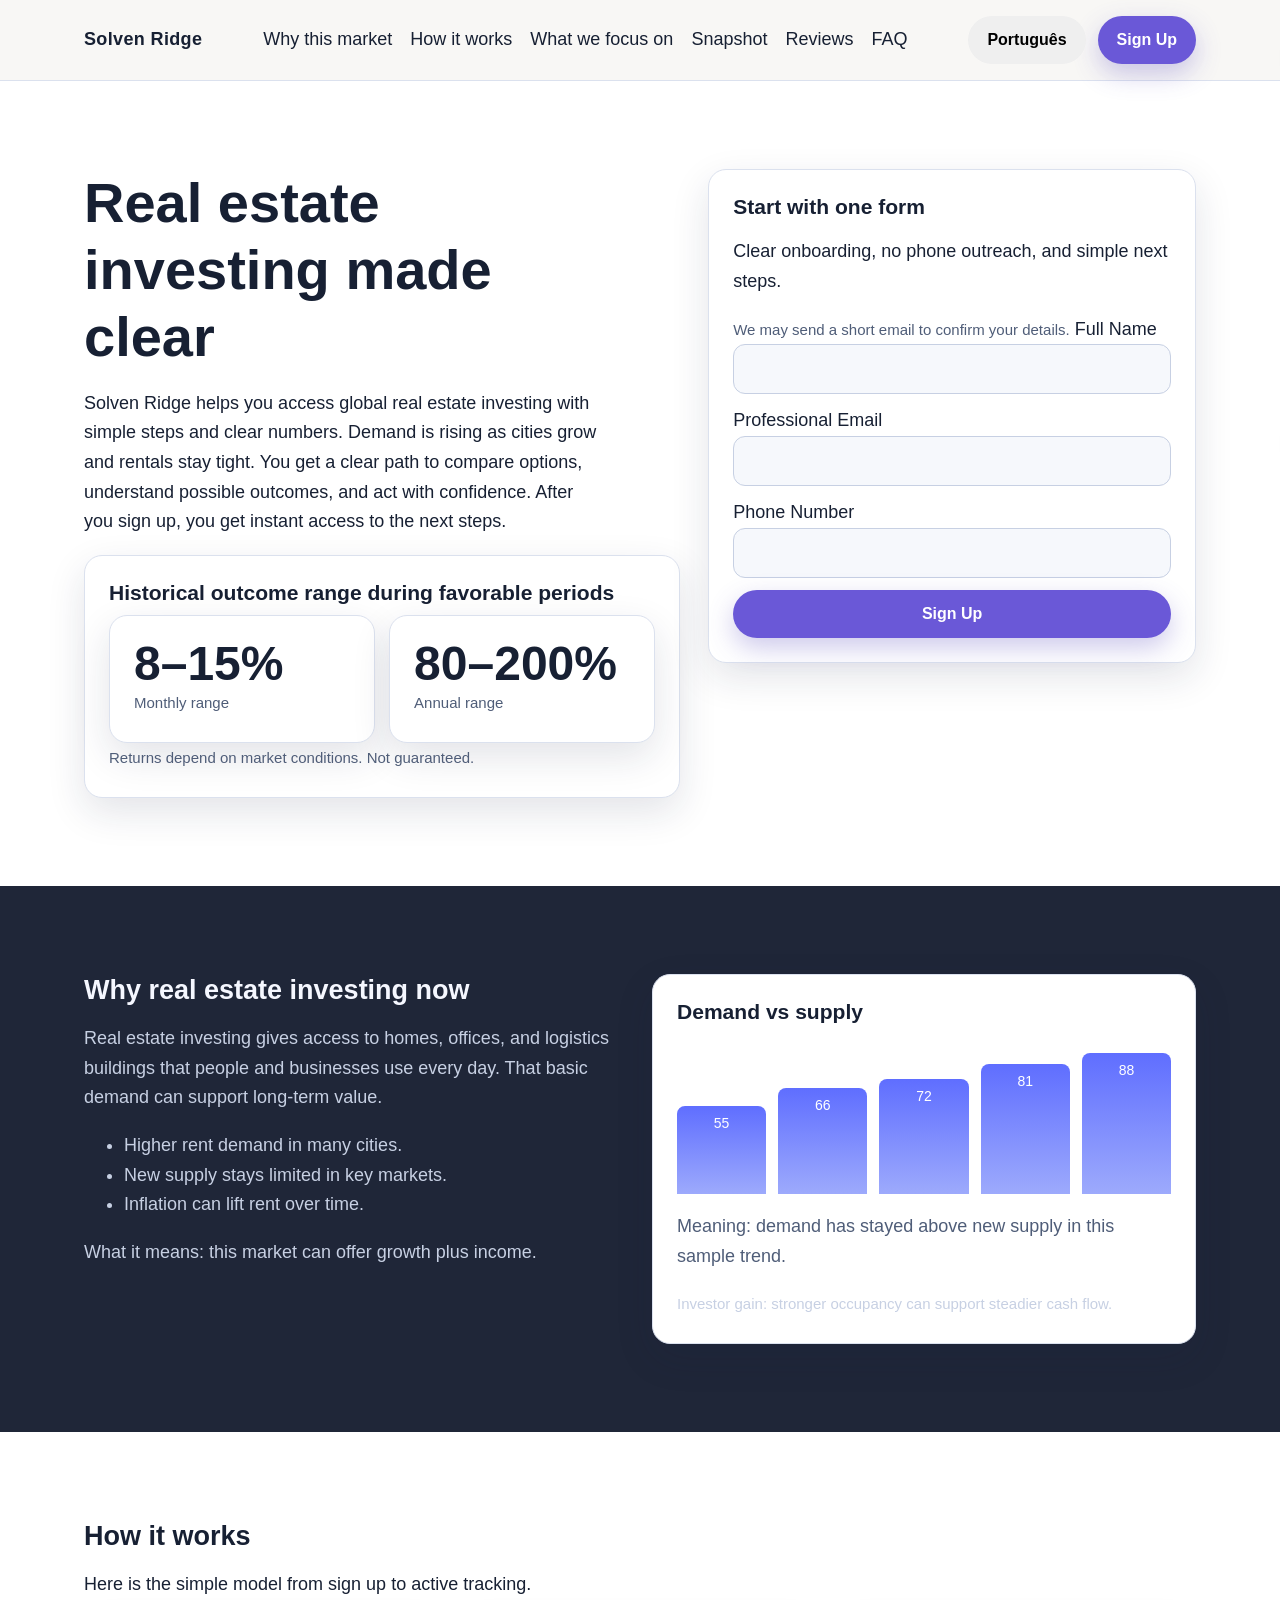
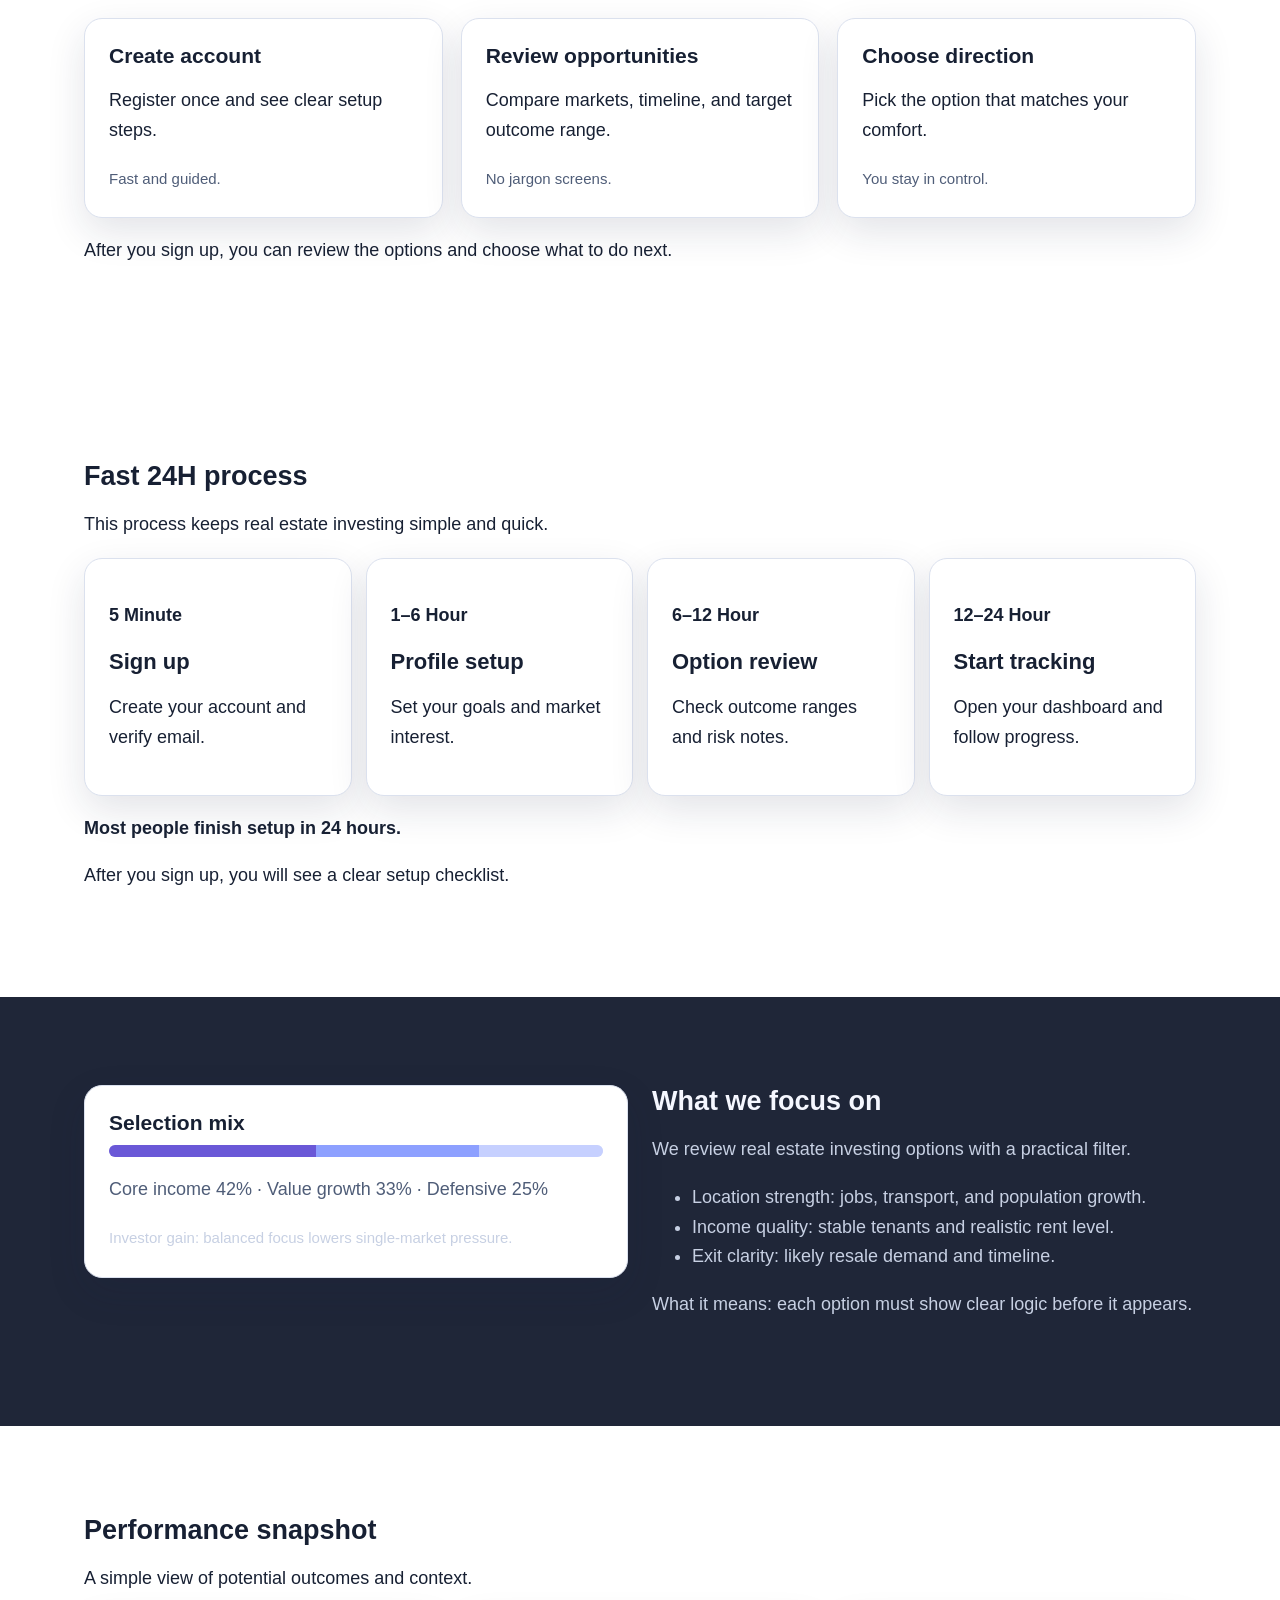
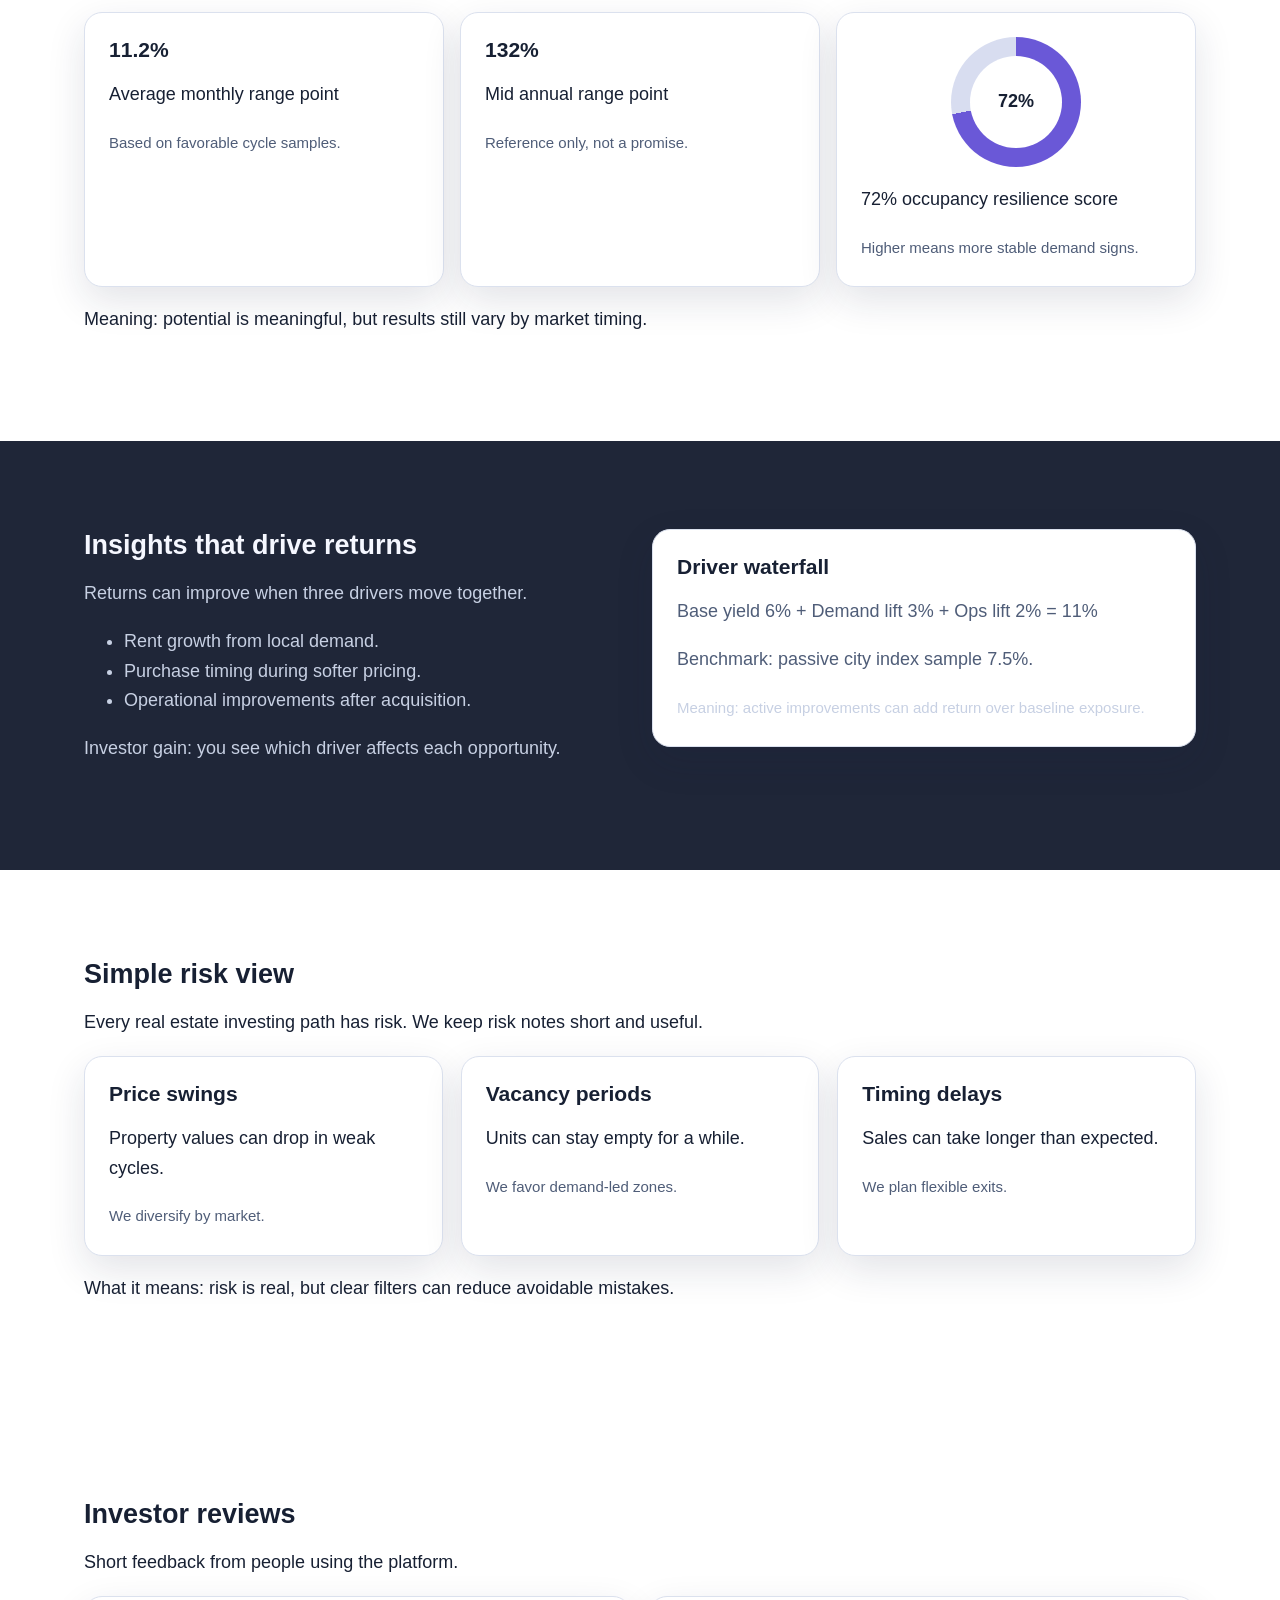
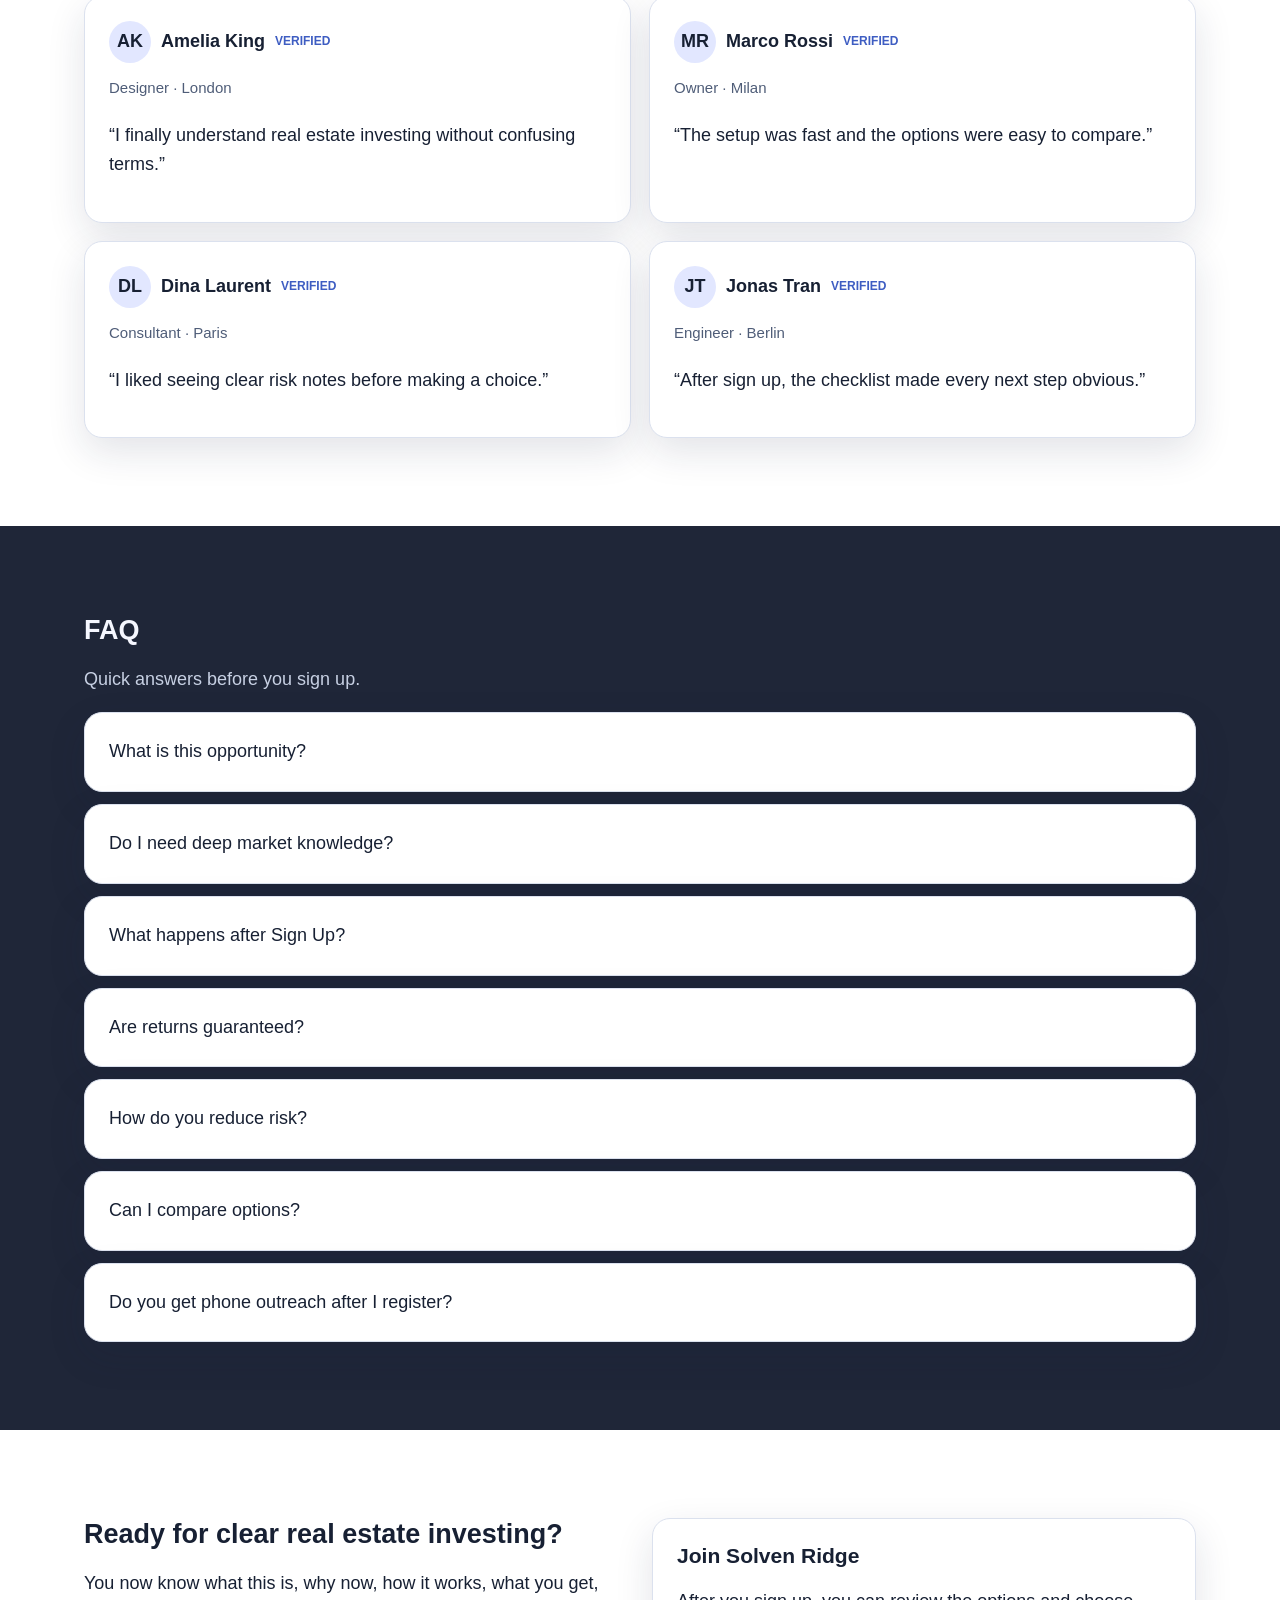
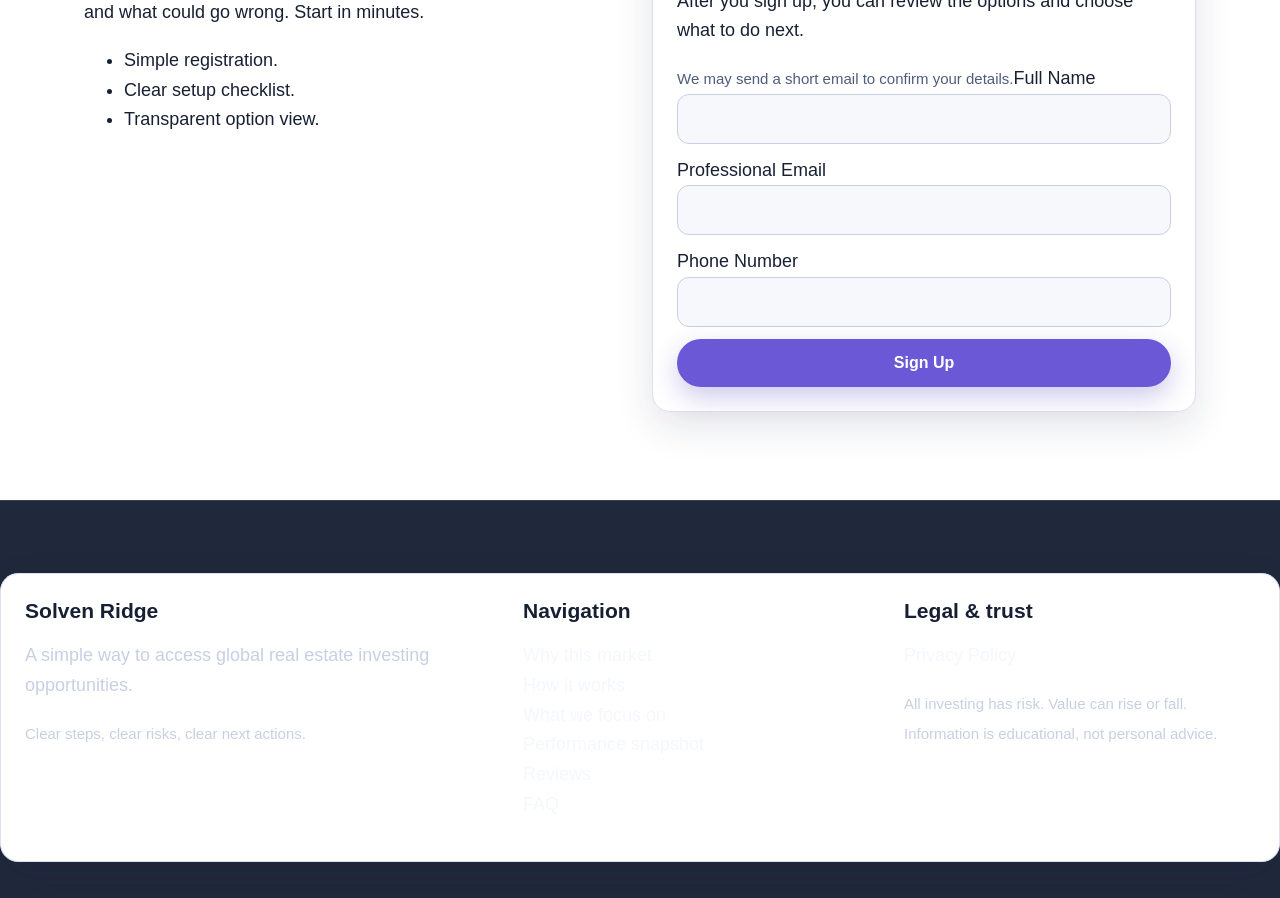
<file: pt/index.html>
<!doctype html>
<html lang="en">
<head>
  <meta charset="UTF-8" />
  <meta name="viewport" content="width=device-width, initial-scale=1" />
  <title>Property Investment Story | Solven Ridge PT</title>
  <meta name="description" content="Review global real estate investing opportunities and start in one clear flow." />
  <link rel="canonical" href="https://solvenridge.com/pt/index.html" />
  <link rel="alternate" hreflang="en" href="https://solvenridge.com/index.html" />
  <link rel="alternate" hreflang="de" href="https://solvenridge.com/de/index.html" />
  <link rel="alternate" hreflang="fr" href="https://solvenridge.com/fr/index.html" />
  <link rel="alternate" hreflang="es" href="https://solvenridge.com/es/index.html" />
  <link rel="alternate" hreflang="it" href="https://solvenridge.com/it/index.html" />
  <link rel="alternate" hreflang="tr" href="https://solvenridge.com/tr/index.html" />
  <link rel="alternate" hreflang="pt" href="https://solvenridge.com/pt/index.html" />
  <link rel="alternate" hreflang="ja" href="https://solvenridge.com/jp/index.html" />
  <link rel="alternate" hreflang="sk" href="https://solvenridge.com/sk/index.html" />
  <link rel="alternate" hreflang="nl-BE" href="https://solvenridge.com/be/index.html" />
  <meta property="og:title" content="Property Investment Story | Solven Ridge PT" />
  <meta property="og:description" content="Review global real estate investing opportunities and start in one clear flow." />
  <meta property="og:type" content="website" />
  <meta property="og:url" content="https://solvenridge.com/pt/index.html" />
  <meta name="twitter:card" content="summary_large_image" />
  <meta name="twitter:title" content="Property Investment Story | Solven Ridge PT" />
  <meta name="twitter:description" content="Review global real estate investing opportunities and start in one clear flow." />
  <link rel="stylesheet" href="../assets/style.css" />
  <script defer src="../assets/app.js"></script>
</head>
<body>
<header class="site-header">
  <div class="container header-inner">
    <a class="brand" href="../index.html">Solven Ridge</a>
    <nav class="desktop-nav" aria-label="Main navigation">
      <a href="#market">Why this market</a><a href="#model">How it works</a><a href="#focus">What we focus on</a><a href="#metrics">Snapshot</a><a href="#reviews">Reviews</a><a href="#faq">FAQ</a>
    </nav>
    <div class="header-right">
      <div class="lang">
        <button class="lang-trigger" aria-label="Open language menu">Português</button>
        <ul class="lang-menu">
          <li><a href="../index.html"><svg class="flag" viewBox="0 0 18 12" xmlns="http://www.w3.org/2000/svg" aria-hidden="true"><rect width="18" height="12" rx="2" fill="#e7ebf7"/><text x="9" y="8" text-anchor="middle" font-size="5" fill="#23304d">GB</text></svg>English</a></li>
<li><a href="../de/index.html"><svg class="flag" viewBox="0 0 18 12" xmlns="http://www.w3.org/2000/svg" aria-hidden="true"><rect width="18" height="12" rx="2" fill="#e7ebf7"/><text x="9" y="8" text-anchor="middle" font-size="5" fill="#23304d">DE</text></svg>Deutsch</a></li>
<li><a href="../fr/index.html"><svg class="flag" viewBox="0 0 18 12" xmlns="http://www.w3.org/2000/svg" aria-hidden="true"><rect width="18" height="12" rx="2" fill="#e7ebf7"/><text x="9" y="8" text-anchor="middle" font-size="5" fill="#23304d">FR</text></svg>Français</a></li>
<li><a href="../es/index.html"><svg class="flag" viewBox="0 0 18 12" xmlns="http://www.w3.org/2000/svg" aria-hidden="true"><rect width="18" height="12" rx="2" fill="#e7ebf7"/><text x="9" y="8" text-anchor="middle" font-size="5" fill="#23304d">ES</text></svg>Español</a></li>
<li><a href="../it/index.html"><svg class="flag" viewBox="0 0 18 12" xmlns="http://www.w3.org/2000/svg" aria-hidden="true"><rect width="18" height="12" rx="2" fill="#e7ebf7"/><text x="9" y="8" text-anchor="middle" font-size="5" fill="#23304d">IT</text></svg>Italiano</a></li>
<li><a href="../tr/index.html"><svg class="flag" viewBox="0 0 18 12" xmlns="http://www.w3.org/2000/svg" aria-hidden="true"><rect width="18" height="12" rx="2" fill="#e7ebf7"/><text x="9" y="8" text-anchor="middle" font-size="5" fill="#23304d">TR</text></svg>Türkçe</a></li>
<li><a href="../pt/index.html"><svg class="flag" viewBox="0 0 18 12" xmlns="http://www.w3.org/2000/svg" aria-hidden="true"><rect width="18" height="12" rx="2" fill="#e7ebf7"/><text x="9" y="8" text-anchor="middle" font-size="5" fill="#23304d">PT</text></svg>Português</a></li>
<li><a href="../jp/index.html"><svg class="flag" viewBox="0 0 18 12" xmlns="http://www.w3.org/2000/svg" aria-hidden="true"><rect width="18" height="12" rx="2" fill="#e7ebf7"/><text x="9" y="8" text-anchor="middle" font-size="5" fill="#23304d">JP</text></svg>日本語</a></li>
<li><a href="../sk/index.html"><svg class="flag" viewBox="0 0 18 12" xmlns="http://www.w3.org/2000/svg" aria-hidden="true"><rect width="18" height="12" rx="2" fill="#e7ebf7"/><text x="9" y="8" text-anchor="middle" font-size="5" fill="#23304d">SK</text></svg>Slovak</a></li>
<li><a href="../be/index.html"><svg class="flag" viewBox="0 0 18 12" xmlns="http://www.w3.org/2000/svg" aria-hidden="true"><rect width="18" height="12" rx="2" fill="#e7ebf7"/><text x="9" y="8" text-anchor="middle" font-size="5" fill="#23304d">BE</text></svg>Nederlands (BE)</a></li>
        </ul>
      </div>
      <a class="btn" href="#signup">Sign Up</a>
    </div>
    <button class="mobile-toggle" aria-label="Open menu" aria-expanded="false">☰</button>
  </div>
</header>
<div class="backdrop"></div>
<aside class="mobile-drawer" aria-hidden="true" aria-label="Mobile menu">
  <button class="drawer-close btn" type="button">Close ✕</button>
  <a href="#market">Why this market</a><a href="#model">How it works</a><a href="#focus">What we focus on</a><a href="#metrics">Snapshot</a><a href="#reviews">Reviews</a><a href="#faq">FAQ</a>
  <div class="lang">
    <button class="lang-trigger" aria-label="Open language menu">Português</button>
    <ul class="lang-menu"><li><a href="../index.html"><svg class="flag" viewBox="0 0 18 12" xmlns="http://www.w3.org/2000/svg" aria-hidden="true"><rect width="18" height="12" rx="2" fill="#e7ebf7"/><text x="9" y="8" text-anchor="middle" font-size="5" fill="#23304d">GB</text></svg>English</a></li>
<li><a href="../de/index.html"><svg class="flag" viewBox="0 0 18 12" xmlns="http://www.w3.org/2000/svg" aria-hidden="true"><rect width="18" height="12" rx="2" fill="#e7ebf7"/><text x="9" y="8" text-anchor="middle" font-size="5" fill="#23304d">DE</text></svg>Deutsch</a></li>
<li><a href="../fr/index.html"><svg class="flag" viewBox="0 0 18 12" xmlns="http://www.w3.org/2000/svg" aria-hidden="true"><rect width="18" height="12" rx="2" fill="#e7ebf7"/><text x="9" y="8" text-anchor="middle" font-size="5" fill="#23304d">FR</text></svg>Français</a></li>
<li><a href="../es/index.html"><svg class="flag" viewBox="0 0 18 12" xmlns="http://www.w3.org/2000/svg" aria-hidden="true"><rect width="18" height="12" rx="2" fill="#e7ebf7"/><text x="9" y="8" text-anchor="middle" font-size="5" fill="#23304d">ES</text></svg>Español</a></li>
<li><a href="../it/index.html"><svg class="flag" viewBox="0 0 18 12" xmlns="http://www.w3.org/2000/svg" aria-hidden="true"><rect width="18" height="12" rx="2" fill="#e7ebf7"/><text x="9" y="8" text-anchor="middle" font-size="5" fill="#23304d">IT</text></svg>Italiano</a></li>
<li><a href="../tr/index.html"><svg class="flag" viewBox="0 0 18 12" xmlns="http://www.w3.org/2000/svg" aria-hidden="true"><rect width="18" height="12" rx="2" fill="#e7ebf7"/><text x="9" y="8" text-anchor="middle" font-size="5" fill="#23304d">TR</text></svg>Türkçe</a></li>
<li><a href="../pt/index.html"><svg class="flag" viewBox="0 0 18 12" xmlns="http://www.w3.org/2000/svg" aria-hidden="true"><rect width="18" height="12" rx="2" fill="#e7ebf7"/><text x="9" y="8" text-anchor="middle" font-size="5" fill="#23304d">PT</text></svg>Português</a></li>
<li><a href="../jp/index.html"><svg class="flag" viewBox="0 0 18 12" xmlns="http://www.w3.org/2000/svg" aria-hidden="true"><rect width="18" height="12" rx="2" fill="#e7ebf7"/><text x="9" y="8" text-anchor="middle" font-size="5" fill="#23304d">JP</text></svg>日本語</a></li>
<li><a href="../sk/index.html"><svg class="flag" viewBox="0 0 18 12" xmlns="http://www.w3.org/2000/svg" aria-hidden="true"><rect width="18" height="12" rx="2" fill="#e7ebf7"/><text x="9" y="8" text-anchor="middle" font-size="5" fill="#23304d">SK</text></svg>Slovak</a></li>
<li><a href="../be/index.html"><svg class="flag" viewBox="0 0 18 12" xmlns="http://www.w3.org/2000/svg" aria-hidden="true"><rect width="18" height="12" rx="2" fill="#e7ebf7"/><text x="9" y="8" text-anchor="middle" font-size="5" fill="#23304d">BE</text></svg>Nederlands (BE)</a></li></ul>
  </div>
  <a class="btn" href="#signup">Sign Up</a>
</aside>

<main>
<section class="section light hero">
  <div class="container hero-grid">
    <div>
      <h1>Real estate investing made clear</h1>
      <p class="sub">Solven Ridge helps you access global real estate investing with simple steps and clear numbers. Demand is rising as cities grow and rentals stay tight. You get a clear path to compare options, understand possible outcomes, and act with confidence. After you sign up, you get instant access to the next steps.</p>
      <div class="hero-panel text-on-gradient">
        <h3>Historical outcome range during favorable periods</h3>
        <div class="metric-row">
          <div class="metric-card"><div class="big-num">8–15%</div><small>Monthly range</small></div>
          <div class="metric-card"><div class="big-num">80–200%</div><small>Annual range</small></div>
        </div>
        <small>Returns depend on market conditions. Not guaranteed.</small>
      </div>
    </div>
    <form id="signup" class="form-card" aria-label="Lead form">
      <h3>Start with one form</h3><p>Clear onboarding, no phone outreach, and simple next steps.</p><small>We may send a short email to confirm your details.</small>
      <label>Full Name<input type="text" name="name" required></label>
      <label>Professional Email<input type="email" name="email" required></label>
      <label>Phone Number<input type="tel" name="phone" required></label>
      <button class="btn" type="submit">Sign Up</button>
    </form>
  </div>
</section>

<section id="market" class="section dark"><div class="container split"><div><h2>Why real estate investing now</h2><p>Real estate investing gives access to homes, offices, and logistics buildings that people and businesses use every day. That basic demand can support long-term value.</p><ul><li>Higher rent demand in many cities.</li><li>New supply stays limited in key markets.</li><li>Inflation can lift rent over time.</li></ul><p>What it means: this market can offer growth plus income.</p></div><div class="visual-card"><h3>Demand vs supply</h3><div class="vbars"><span class="h55">55</span><span class="h66">66</span><span class="h72">72</span><span class="h81">81</span><span class="h88">88</span></div><p>Meaning: demand has stayed above new supply in this sample trend.</p><small>Investor gain: stronger occupancy can support steadier cash flow.</small></div></div></section>

<section id="model" class="section light"><div class="container"><h2>How it works</h2><p>Here is the simple model from sign up to active tracking.</p><div class="grid-3"><article class="card"><h3>Create account</h3><p>Register once and see clear setup steps.</p><small>Fast and guided.</small></article><article class="card"><h3>Review opportunities</h3><p>Compare markets, timeline, and target outcome range.</p><small>No jargon screens.</small></article><article class="card"><h3>Choose direction</h3><p>Pick the option that matches your comfort.</p><small>You stay in control.</small></article></div><p>After you sign up, you can review the options and choose what to do next.</p></div></section>

<section class="section light"><div class="container"><h2>Fast 24H process</h2><p>This process keeps real estate investing simple and quick.</p><div class="process-grid"><article class="process-card"><p class="time">5 Minute</p><h3>Sign up</h3><p>Create your account and verify email.</p></article><article class="process-card"><p class="time">1–6 Hour</p><h3>Profile setup</h3><p>Set your goals and market interest.</p></article><article class="process-card"><p class="time">6–12 Hour</p><h3>Option review</h3><p>Check outcome ranges and risk notes.</p></article><article class="process-card"><p class="time">12–24 Hour</p><h3>Start tracking</h3><p>Open your dashboard and follow progress.</p></article></div><p><strong>Most people finish setup in 24 hours.</strong></p><p>After you sign up, you will see a clear setup checklist.</p></div></section>

<section id="focus" class="section dark"><div class="container split"><div class="visual-card"><h3>Selection mix</h3><div class="bar"><span class="seg a w42"></span><span class="seg b w33"></span><span class="seg c w25"></span></div><p>Core income 42% · Value growth 33% · Defensive 25%</p><small>Investor gain: balanced focus lowers single-market pressure.</small></div><div><h2>What we focus on</h2><p>We review real estate investing options with a practical filter.</p><ul><li>Location strength: jobs, transport, and population growth.</li><li>Income quality: stable tenants and realistic rent level.</li><li>Exit clarity: likely resale demand and timeline.</li></ul><p>What it means: each option must show clear logic before it appears.</p></div></div></section>

<section id="metrics" class="section light"><div class="container"><h2>Performance snapshot</h2><p>A simple view of potential outcomes and context.</p><div class="kpi"><article class="kpi-card"><h3>11.2%</h3><p>Average monthly range point</p><small>Based on favorable cycle samples.</small></article><article class="kpi-card"><h3>132%</h3><p>Mid annual range point</p><small>Reference only, not a promise.</small></article><article class="kpi-card"><div class="ring" aria-hidden="true"></div><p>72% occupancy resilience score</p><small>Higher means more stable demand signs.</small></article></div><p>Meaning: potential is meaningful, but results still vary by market timing.</p></div></section>

<section class="section dark"><div class="container split"><div><h2>Insights that drive returns</h2><p>Returns can improve when three drivers move together.</p><ul><li>Rent growth from local demand.</li><li>Purchase timing during softer pricing.</li><li>Operational improvements after acquisition.</li></ul><p>Investor gain: you see which driver affects each opportunity.</p></div><div class="chart-panel"><h3>Driver waterfall</h3><p>Base yield 6% + Demand lift 3% + Ops lift 2% = 11%</p><p>Benchmark: passive city index sample 7.5%.</p><small>Meaning: active improvements can add return over baseline exposure.</small></div></div></section>

<section class="section light"><div class="container"><h2>Simple risk view</h2><p>Every real estate investing path has risk. We keep risk notes short and useful.</p><div class="grid-3"><article class="card"><h3>Price swings</h3><p>Property values can drop in weak cycles.</p><small>We diversify by market.</small></article><article class="card"><h3>Vacancy periods</h3><p>Units can stay empty for a while.</p><small>We favor demand-led zones.</small></article><article class="card"><h3>Timing delays</h3><p>Sales can take longer than expected.</p><small>We plan flexible exits.</small></article></div><p>What it means: risk is real, but clear filters can reduce avoidable mistakes.</p></div></section>

<section id="reviews" class="section light"><div class="container"><h2>Investor reviews</h2><p>Short feedback from people using the platform.</p><div class="reviews"><article class="review-card"><div class="review-head"><div class="avatar">AK</div><strong>Amelia King</strong><span class="verified">VERIFIED</span></div><small>Designer · London</small><p>“I finally understand real estate investing without confusing terms.”</p></article><article class="review-card"><div class="review-head"><div class="avatar">MR</div><strong>Marco Rossi</strong><span class="verified">VERIFIED</span></div><small>Owner · Milan</small><p>“The setup was fast and the options were easy to compare.”</p></article><article class="review-card"><div class="review-head"><div class="avatar">DL</div><strong>Dina Laurent</strong><span class="verified">VERIFIED</span></div><small>Consultant · Paris</small><p>“I liked seeing clear risk notes before making a choice.”</p></article><article class="review-card"><div class="review-head"><div class="avatar">JT</div><strong>Jonas Tran</strong><span class="verified">VERIFIED</span></div><small>Engineer · Berlin</small><p>“After sign up, the checklist made every next step obvious.”</p></article></div></div></section>

<section id="faq" class="section dark"><div class="container"><h2>FAQ</h2><p>Quick answers before you sign up.</p><div class="faq-list"><details class="faq-item"><summary>What is this opportunity?</summary><p>It is a guided way to access global real estate investing options.</p></details><details class="faq-item"><summary>Do I need deep market knowledge?</summary><p>No. Each option uses plain language with clear numbers.</p></details><details class="faq-item"><summary>What happens after Sign Up?</summary><p>After you sign up, you get instant access to the next steps.</p></details><details class="faq-item"><summary>Are returns guaranteed?</summary><p>No. Returns depend on market conditions and can vary.</p></details><details class="faq-item"><summary>How do you reduce risk?</summary><p>We use location, demand, and exit filters before listing options.</p></details><details class="faq-item"><summary>Can I compare options?</summary><p>Yes. You can review projected range, timeline, and risk notes.</p></details><details class="faq-item"><summary>Do you get phone outreach after I register?</summary><p>No phone outreach. We may send a short email to confirm details.</p></details></div></div></section>

<section class="section light final-cta"><div class="container split"><div><h2>Ready for clear real estate investing?</h2><p>You now know what this is, why now, how it works, what you get, and what could go wrong. Start in minutes.</p><ul><li>Simple registration.</li><li>Clear setup checklist.</li><li>Transparent option view.</li></ul></div><form class="form-card"><h3>Join Solven Ridge</h3><p>After you sign up, you can review the options and choose what to do next.</p><small>We may send a short email to confirm your details.</small><label>Full Name<input type="text" required></label><label>Professional Email<input type="email" required></label><label>Phone Number<input type="tel" required></label><button class="btn" type="submit">Sign Up</button></form></div></section>
</main>

<footer class="site-footer"><div class="container footer-inner footer-panel"><div><h3>Solven Ridge</h3><p>A simple way to access global real estate investing opportunities.</p><small>Clear steps, clear risks, clear next actions.</small></div><div><h3>Navigation</h3><p><a href="#market">Why this market</a><br><a href="#model">How it works</a><br><a href="#focus">What we focus on</a><br><a href="#metrics">Performance snapshot</a><br><a href="#reviews">Reviews</a><br><a href="#faq">FAQ</a></p></div><div><h3>Legal & trust</h3><p><a href="#" data-open-privacy>Privacy Policy</a></p><small>All investing has risk. Value can rise or fall.</small><br><small>Information is educational, not personal advice.</small></div></div></footer>

<div id="privacy-modal" class="modal" aria-hidden="true" role="dialog" aria-modal="true" aria-label="Privacy Policy">
  <div class="modal-card card">
    <button class="modal-close" data-close-modal aria-label="Close">✕</button>
    <h2>Privacy Policy</h2>
    <p><strong>Introduction:</strong> This policy explains how Solven Ridge handles your personal data.</p>
    <p><strong>Data collection:</strong> We collect name, email, phone, and site interaction data.</p>
    <p><strong>Legal basis:</strong> We process data with consent, contract needs, or legal obligations.</p>
    <p><strong>Cookies:</strong> We use cookies for core functions, analytics, and experience improvement.</p>
    <p><strong>Retention:</strong> We keep data only as long as needed for service and law.</p>
    <p><strong>Third-party sharing:</strong> We share data with hosting, email, and security providers when required.</p>
    <p><strong>Security:</strong> We use access controls, encryption, and monitoring to protect information.</p>
    <p><strong>User rights:</strong> You can request access, correction, deletion, restriction, or portability.</p>
    <p><strong>International transfers:</strong> Data may move across countries with proper safeguards in place.</p>
    <p><strong>Industry risk disclosure:</strong> Digital systems can face outages or attacks despite safeguards.</p>
    <p><strong>Contact:</strong> privacy@solvenridge.com</p>
    <div class="modal-footer"><button class="btn" data-close-modal>Close</button></div>
  </div>
</div>

<script type="application/ld+json">{"@context":"https://schema.org","@graph":[{"@type":"Organization","name":"Solven Ridge","url":"https://solvenridge.com"},{"@type":"WebSite","name":"Solven Ridge","url":"https://solvenridge.com"},{"@type":"FAQPage","mainEntity":[{"@type":"Question","name":"What is this opportunity?","acceptedAnswer":{"@type":"Answer","text":"It is a guided way to access global real estate investing options."}},{"@type":"Question","name":"Are returns guaranteed?","acceptedAnswer":{"@type":"Answer","text":"No. Returns depend on market conditions and can vary."}}]},{"@type":"Review","author":{"@type":"Person","name":"Amelia King"},"reviewBody":"I finally understand real estate investing without confusing terms.","itemReviewed":{"@type":"Organization","name":"Solven Ridge"}}]}</script>
</body>
</html>
</file>
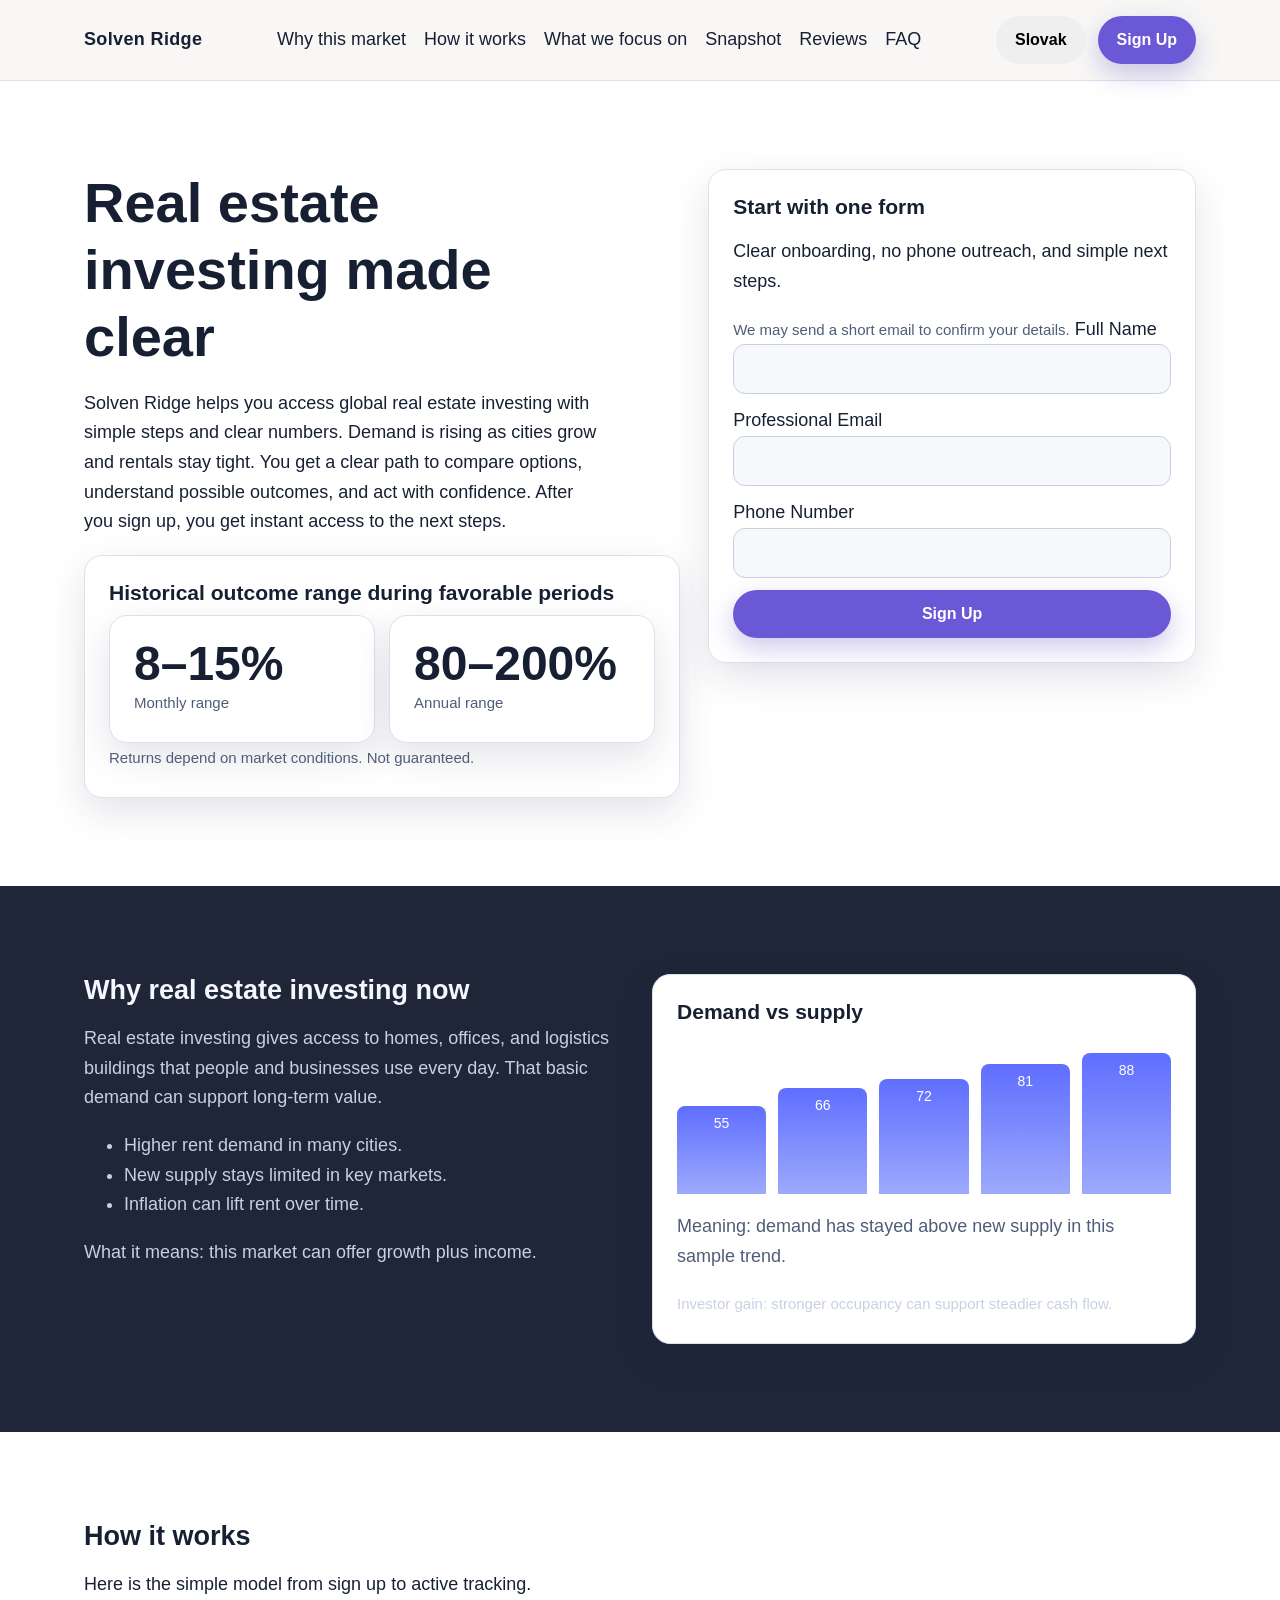
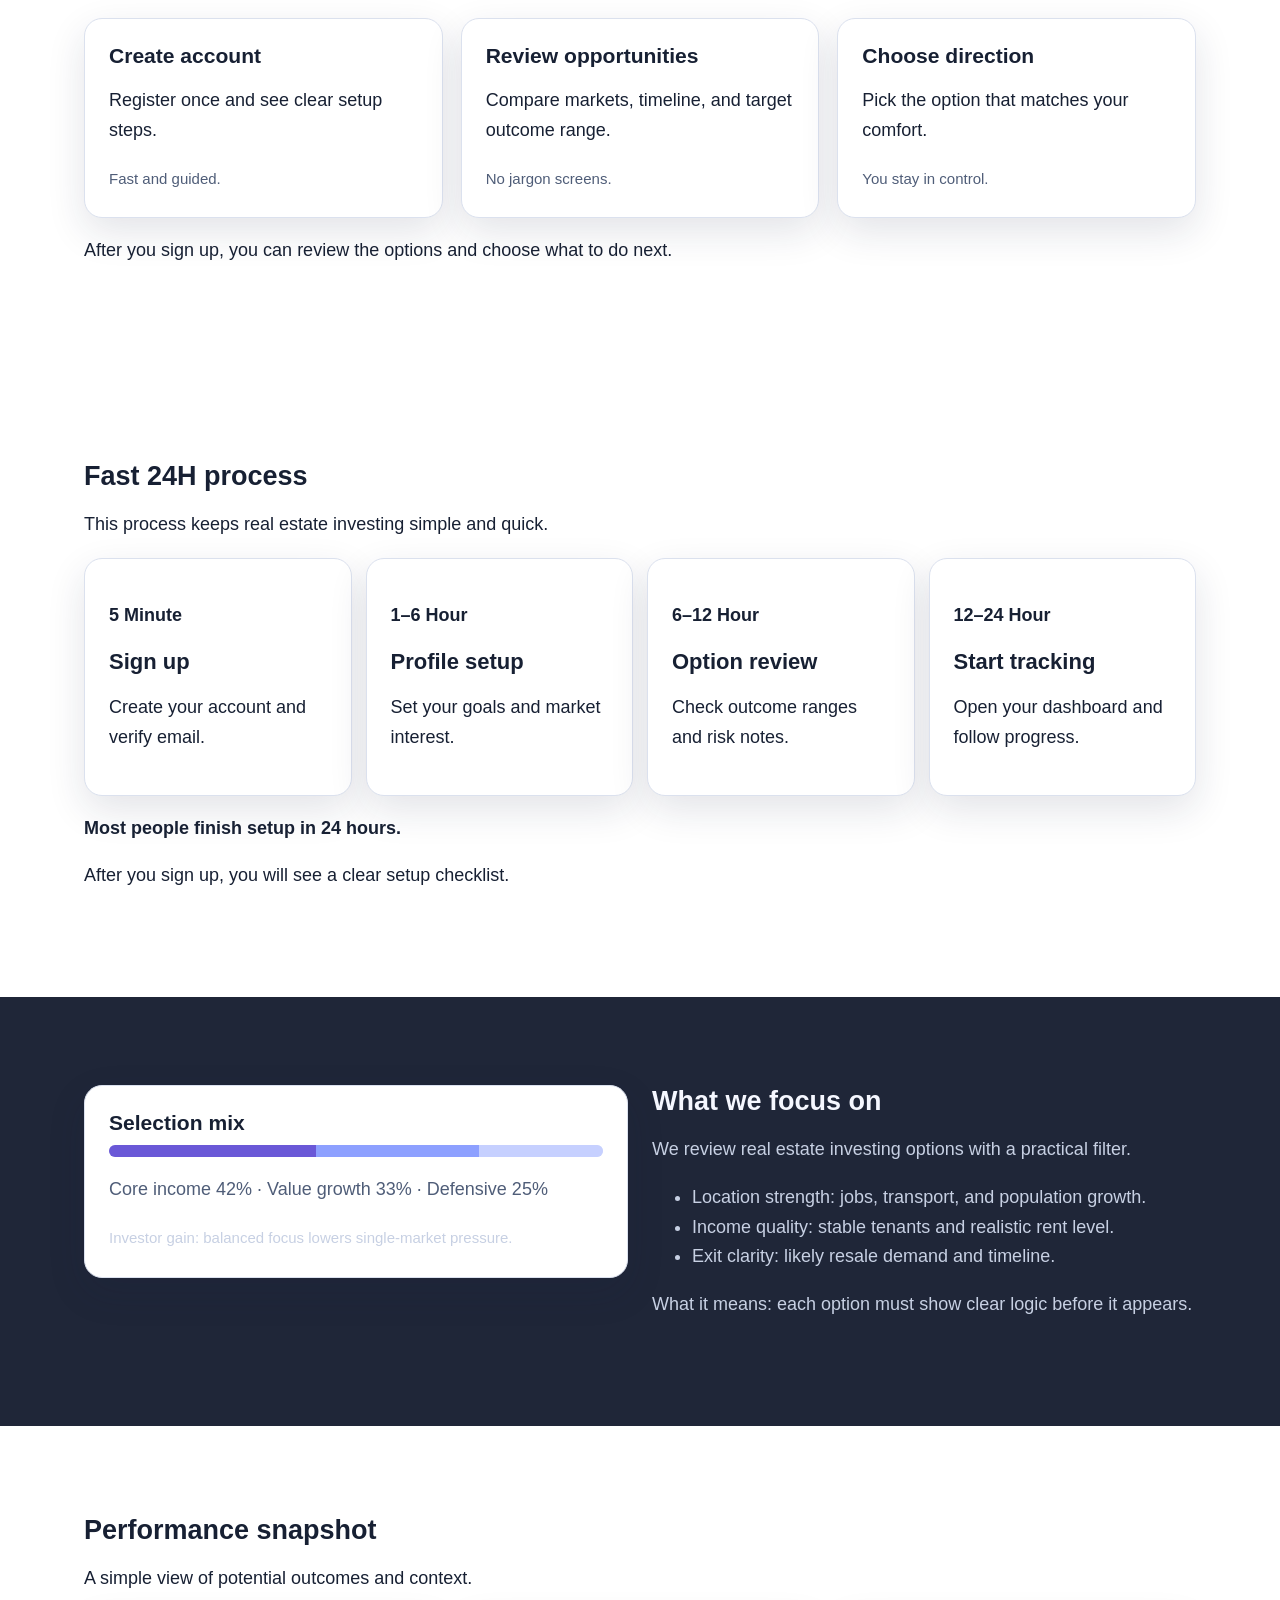
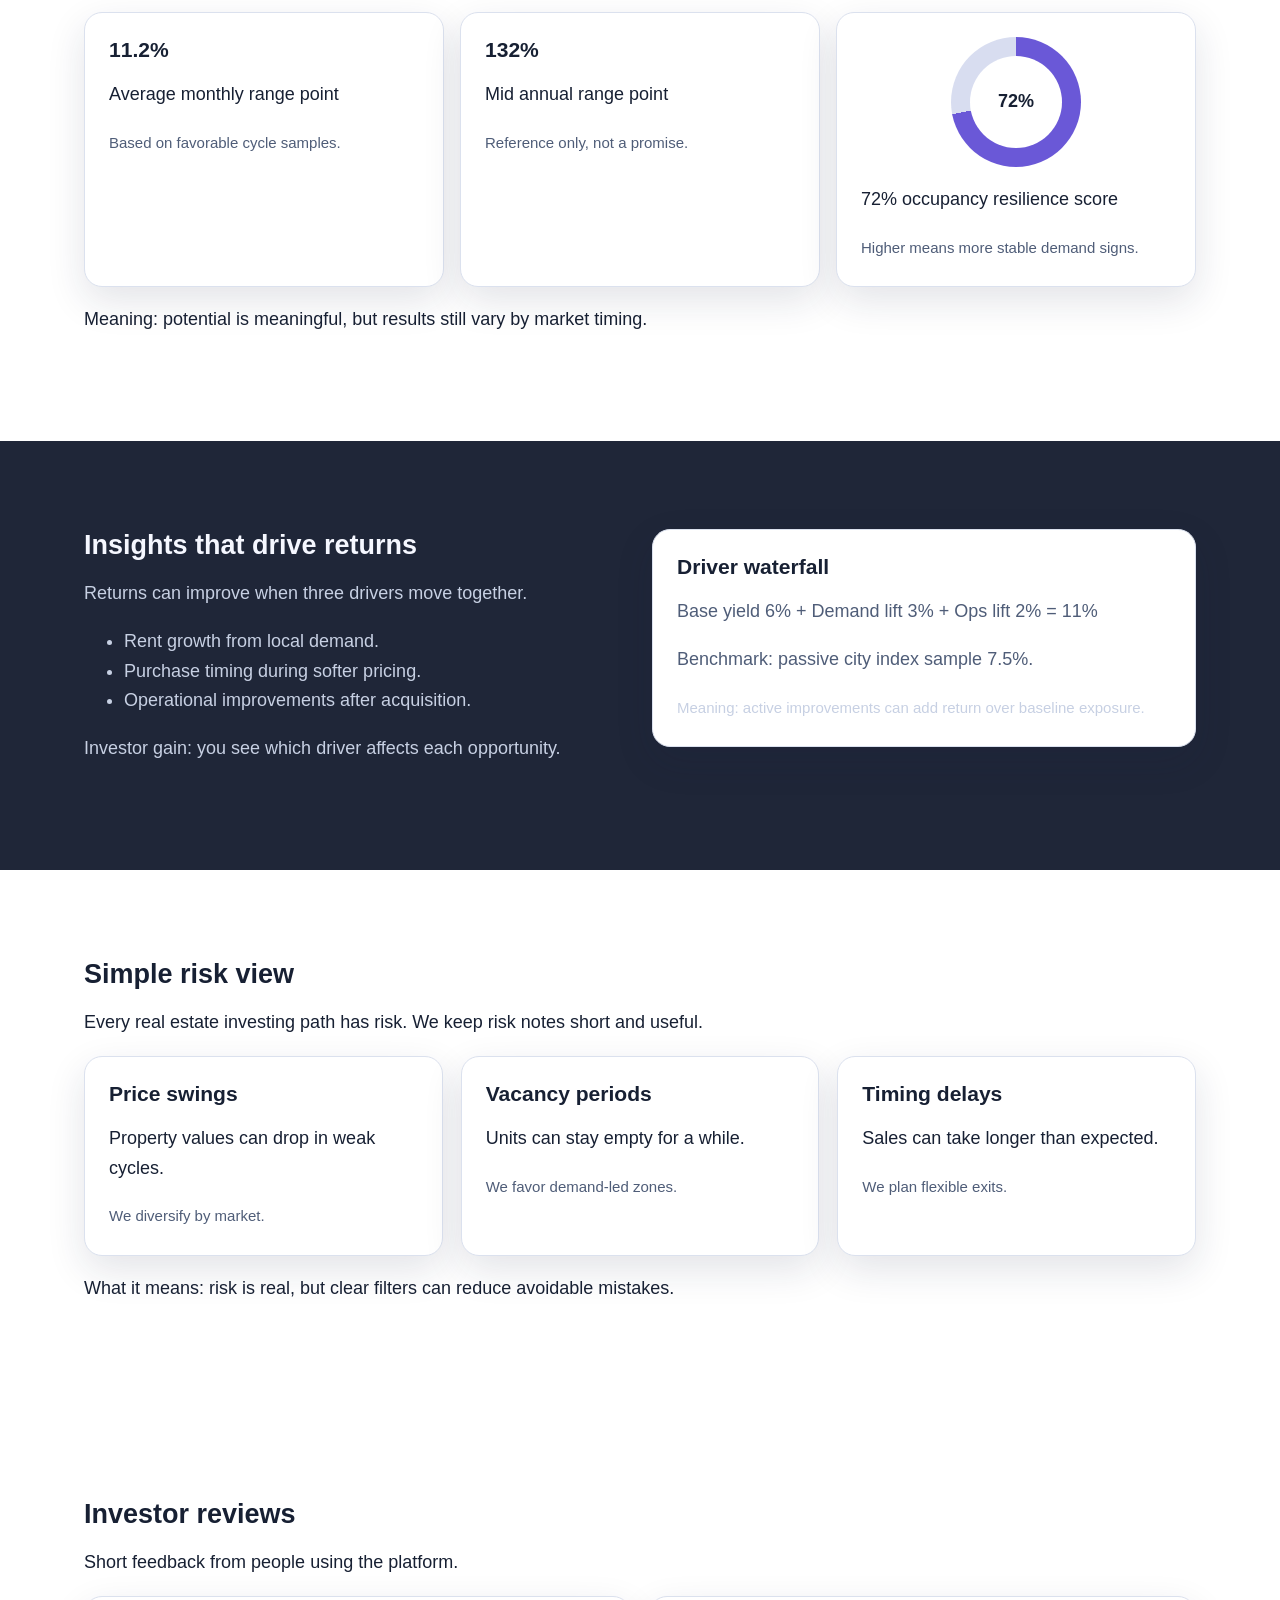
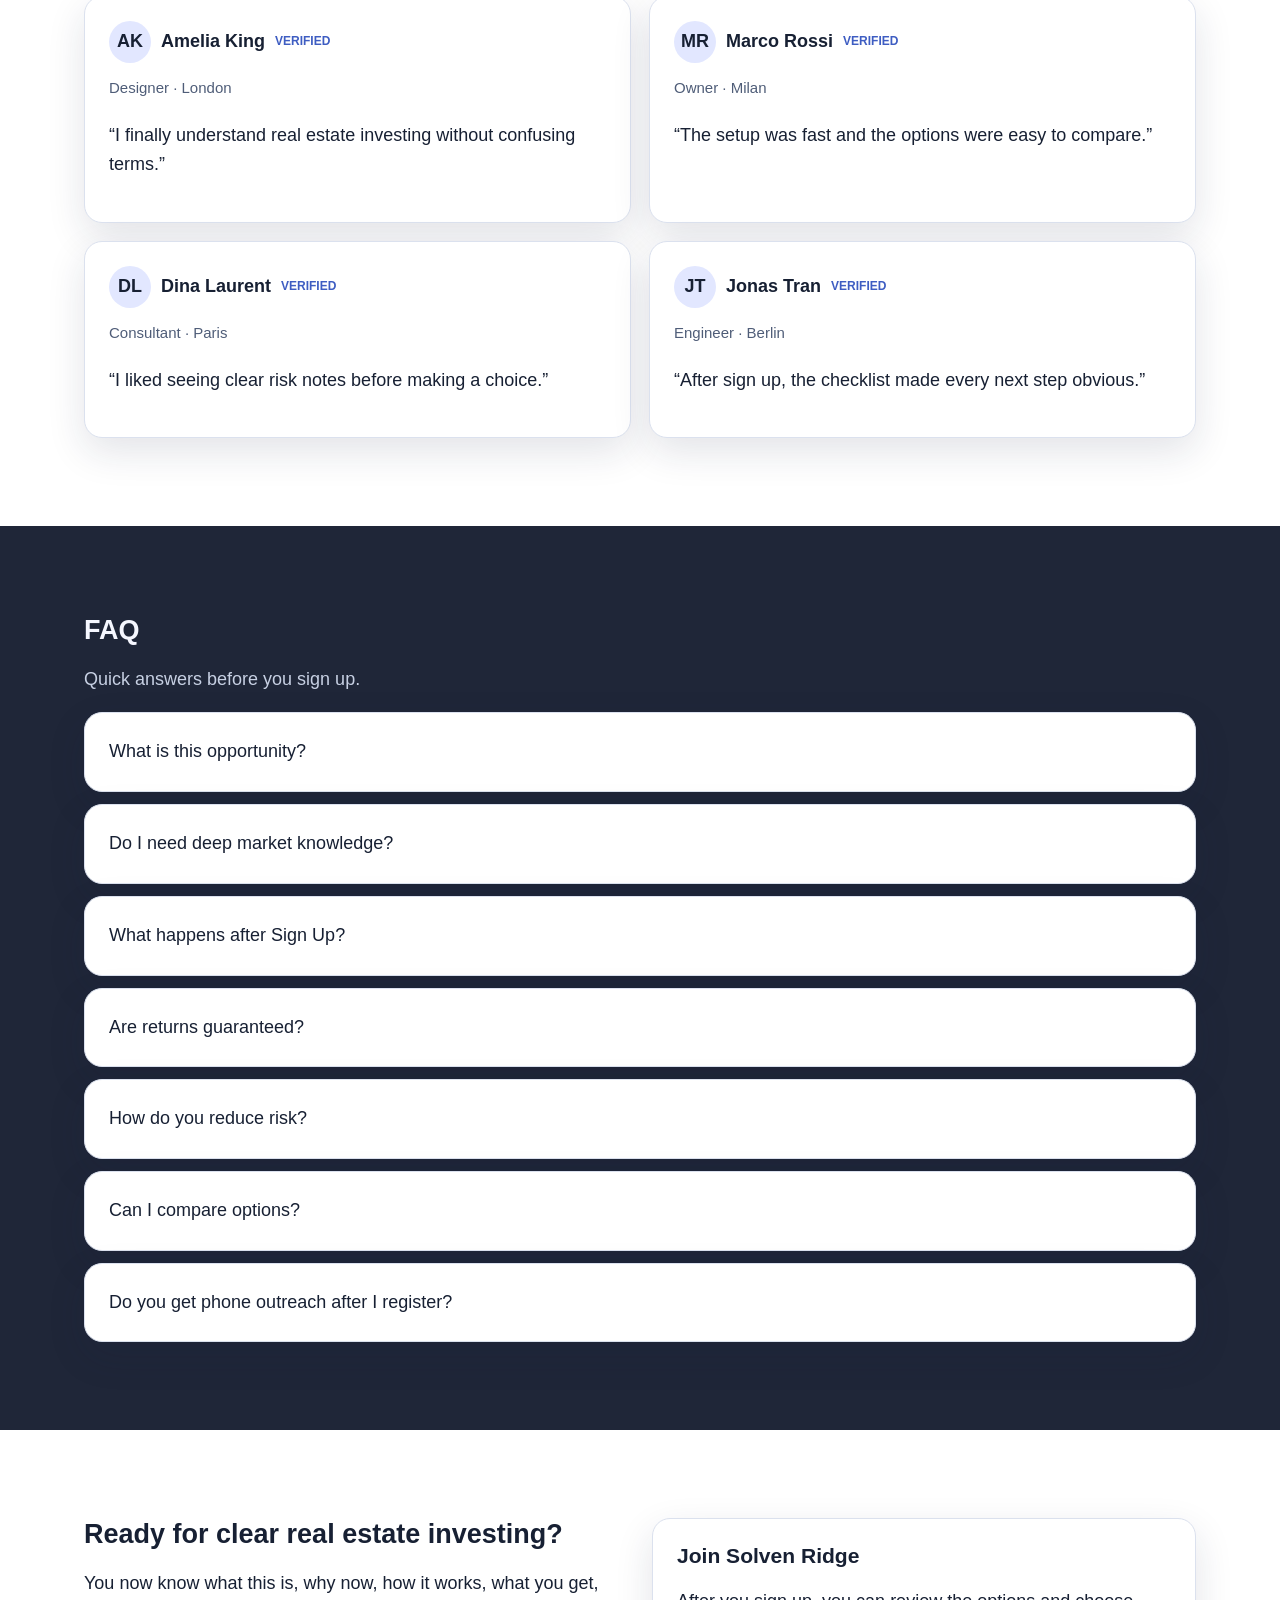
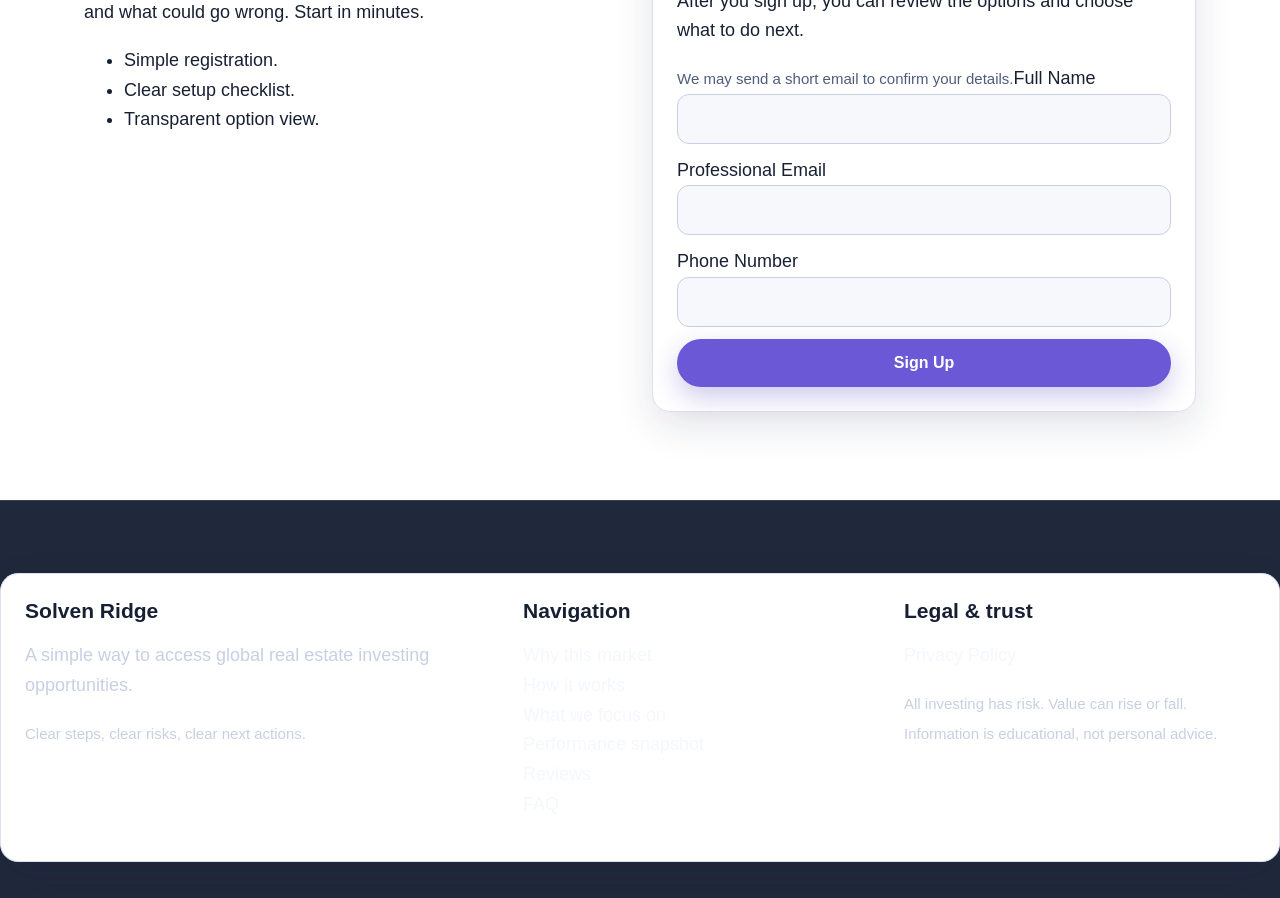
<file: sk/index.html>
<!doctype html>
<html lang="en">
<head>
  <meta charset="UTF-8" />
  <meta name="viewport" content="width=device-width, initial-scale=1" />
  <title>Real Estate Investing Path | Solven Ridge SK</title>
  <meta name="description" content="Start global real estate investing with practical steps and plain-language guidance." />
  <link rel="canonical" href="https://solvenridge.com/sk/index.html" />
  <link rel="alternate" hreflang="en" href="https://solvenridge.com/index.html" />
  <link rel="alternate" hreflang="de" href="https://solvenridge.com/de/index.html" />
  <link rel="alternate" hreflang="fr" href="https://solvenridge.com/fr/index.html" />
  <link rel="alternate" hreflang="es" href="https://solvenridge.com/es/index.html" />
  <link rel="alternate" hreflang="it" href="https://solvenridge.com/it/index.html" />
  <link rel="alternate" hreflang="tr" href="https://solvenridge.com/tr/index.html" />
  <link rel="alternate" hreflang="pt" href="https://solvenridge.com/pt/index.html" />
  <link rel="alternate" hreflang="ja" href="https://solvenridge.com/jp/index.html" />
  <link rel="alternate" hreflang="sk" href="https://solvenridge.com/sk/index.html" />
  <link rel="alternate" hreflang="nl-BE" href="https://solvenridge.com/be/index.html" />
  <meta property="og:title" content="Real Estate Investing Path | Solven Ridge SK" />
  <meta property="og:description" content="Start global real estate investing with practical steps and plain-language guidance." />
  <meta property="og:type" content="website" />
  <meta property="og:url" content="https://solvenridge.com/sk/index.html" />
  <meta name="twitter:card" content="summary_large_image" />
  <meta name="twitter:title" content="Real Estate Investing Path | Solven Ridge SK" />
  <meta name="twitter:description" content="Start global real estate investing with practical steps and plain-language guidance." />
  <link rel="stylesheet" href="../assets/style.css" />
  <script defer src="../assets/app.js"></script>
</head>
<body>
<header class="site-header">
  <div class="container header-inner">
    <a class="brand" href="../index.html">Solven Ridge</a>
    <nav class="desktop-nav" aria-label="Main navigation">
      <a href="#market">Why this market</a><a href="#model">How it works</a><a href="#focus">What we focus on</a><a href="#metrics">Snapshot</a><a href="#reviews">Reviews</a><a href="#faq">FAQ</a>
    </nav>
    <div class="header-right">
      <div class="lang">
        <button class="lang-trigger" aria-label="Open language menu">Slovak</button>
        <ul class="lang-menu">
          <li><a href="../index.html"><svg class="flag" viewBox="0 0 18 12" xmlns="http://www.w3.org/2000/svg" aria-hidden="true"><rect width="18" height="12" rx="2" fill="#e7ebf7"/><text x="9" y="8" text-anchor="middle" font-size="5" fill="#23304d">GB</text></svg>English</a></li>
<li><a href="../de/index.html"><svg class="flag" viewBox="0 0 18 12" xmlns="http://www.w3.org/2000/svg" aria-hidden="true"><rect width="18" height="12" rx="2" fill="#e7ebf7"/><text x="9" y="8" text-anchor="middle" font-size="5" fill="#23304d">DE</text></svg>Deutsch</a></li>
<li><a href="../fr/index.html"><svg class="flag" viewBox="0 0 18 12" xmlns="http://www.w3.org/2000/svg" aria-hidden="true"><rect width="18" height="12" rx="2" fill="#e7ebf7"/><text x="9" y="8" text-anchor="middle" font-size="5" fill="#23304d">FR</text></svg>Français</a></li>
<li><a href="../es/index.html"><svg class="flag" viewBox="0 0 18 12" xmlns="http://www.w3.org/2000/svg" aria-hidden="true"><rect width="18" height="12" rx="2" fill="#e7ebf7"/><text x="9" y="8" text-anchor="middle" font-size="5" fill="#23304d">ES</text></svg>Español</a></li>
<li><a href="../it/index.html"><svg class="flag" viewBox="0 0 18 12" xmlns="http://www.w3.org/2000/svg" aria-hidden="true"><rect width="18" height="12" rx="2" fill="#e7ebf7"/><text x="9" y="8" text-anchor="middle" font-size="5" fill="#23304d">IT</text></svg>Italiano</a></li>
<li><a href="../tr/index.html"><svg class="flag" viewBox="0 0 18 12" xmlns="http://www.w3.org/2000/svg" aria-hidden="true"><rect width="18" height="12" rx="2" fill="#e7ebf7"/><text x="9" y="8" text-anchor="middle" font-size="5" fill="#23304d">TR</text></svg>Türkçe</a></li>
<li><a href="../pt/index.html"><svg class="flag" viewBox="0 0 18 12" xmlns="http://www.w3.org/2000/svg" aria-hidden="true"><rect width="18" height="12" rx="2" fill="#e7ebf7"/><text x="9" y="8" text-anchor="middle" font-size="5" fill="#23304d">PT</text></svg>Português</a></li>
<li><a href="../jp/index.html"><svg class="flag" viewBox="0 0 18 12" xmlns="http://www.w3.org/2000/svg" aria-hidden="true"><rect width="18" height="12" rx="2" fill="#e7ebf7"/><text x="9" y="8" text-anchor="middle" font-size="5" fill="#23304d">JP</text></svg>日本語</a></li>
<li><a href="../sk/index.html"><svg class="flag" viewBox="0 0 18 12" xmlns="http://www.w3.org/2000/svg" aria-hidden="true"><rect width="18" height="12" rx="2" fill="#e7ebf7"/><text x="9" y="8" text-anchor="middle" font-size="5" fill="#23304d">SK</text></svg>Slovak</a></li>
<li><a href="../be/index.html"><svg class="flag" viewBox="0 0 18 12" xmlns="http://www.w3.org/2000/svg" aria-hidden="true"><rect width="18" height="12" rx="2" fill="#e7ebf7"/><text x="9" y="8" text-anchor="middle" font-size="5" fill="#23304d">BE</text></svg>Nederlands (BE)</a></li>
        </ul>
      </div>
      <a class="btn" href="#signup">Sign Up</a>
    </div>
    <button class="mobile-toggle" aria-label="Open menu" aria-expanded="false">☰</button>
  </div>
</header>
<div class="backdrop"></div>
<aside class="mobile-drawer" aria-hidden="true" aria-label="Mobile menu">
  <button class="drawer-close btn" type="button">Close ✕</button>
  <a href="#market">Why this market</a><a href="#model">How it works</a><a href="#focus">What we focus on</a><a href="#metrics">Snapshot</a><a href="#reviews">Reviews</a><a href="#faq">FAQ</a>
  <div class="lang">
    <button class="lang-trigger" aria-label="Open language menu">Slovak</button>
    <ul class="lang-menu"><li><a href="../index.html"><svg class="flag" viewBox="0 0 18 12" xmlns="http://www.w3.org/2000/svg" aria-hidden="true"><rect width="18" height="12" rx="2" fill="#e7ebf7"/><text x="9" y="8" text-anchor="middle" font-size="5" fill="#23304d">GB</text></svg>English</a></li>
<li><a href="../de/index.html"><svg class="flag" viewBox="0 0 18 12" xmlns="http://www.w3.org/2000/svg" aria-hidden="true"><rect width="18" height="12" rx="2" fill="#e7ebf7"/><text x="9" y="8" text-anchor="middle" font-size="5" fill="#23304d">DE</text></svg>Deutsch</a></li>
<li><a href="../fr/index.html"><svg class="flag" viewBox="0 0 18 12" xmlns="http://www.w3.org/2000/svg" aria-hidden="true"><rect width="18" height="12" rx="2" fill="#e7ebf7"/><text x="9" y="8" text-anchor="middle" font-size="5" fill="#23304d">FR</text></svg>Français</a></li>
<li><a href="../es/index.html"><svg class="flag" viewBox="0 0 18 12" xmlns="http://www.w3.org/2000/svg" aria-hidden="true"><rect width="18" height="12" rx="2" fill="#e7ebf7"/><text x="9" y="8" text-anchor="middle" font-size="5" fill="#23304d">ES</text></svg>Español</a></li>
<li><a href="../it/index.html"><svg class="flag" viewBox="0 0 18 12" xmlns="http://www.w3.org/2000/svg" aria-hidden="true"><rect width="18" height="12" rx="2" fill="#e7ebf7"/><text x="9" y="8" text-anchor="middle" font-size="5" fill="#23304d">IT</text></svg>Italiano</a></li>
<li><a href="../tr/index.html"><svg class="flag" viewBox="0 0 18 12" xmlns="http://www.w3.org/2000/svg" aria-hidden="true"><rect width="18" height="12" rx="2" fill="#e7ebf7"/><text x="9" y="8" text-anchor="middle" font-size="5" fill="#23304d">TR</text></svg>Türkçe</a></li>
<li><a href="../pt/index.html"><svg class="flag" viewBox="0 0 18 12" xmlns="http://www.w3.org/2000/svg" aria-hidden="true"><rect width="18" height="12" rx="2" fill="#e7ebf7"/><text x="9" y="8" text-anchor="middle" font-size="5" fill="#23304d">PT</text></svg>Português</a></li>
<li><a href="../jp/index.html"><svg class="flag" viewBox="0 0 18 12" xmlns="http://www.w3.org/2000/svg" aria-hidden="true"><rect width="18" height="12" rx="2" fill="#e7ebf7"/><text x="9" y="8" text-anchor="middle" font-size="5" fill="#23304d">JP</text></svg>日本語</a></li>
<li><a href="../sk/index.html"><svg class="flag" viewBox="0 0 18 12" xmlns="http://www.w3.org/2000/svg" aria-hidden="true"><rect width="18" height="12" rx="2" fill="#e7ebf7"/><text x="9" y="8" text-anchor="middle" font-size="5" fill="#23304d">SK</text></svg>Slovak</a></li>
<li><a href="../be/index.html"><svg class="flag" viewBox="0 0 18 12" xmlns="http://www.w3.org/2000/svg" aria-hidden="true"><rect width="18" height="12" rx="2" fill="#e7ebf7"/><text x="9" y="8" text-anchor="middle" font-size="5" fill="#23304d">BE</text></svg>Nederlands (BE)</a></li></ul>
  </div>
  <a class="btn" href="#signup">Sign Up</a>
</aside>

<main>
<section class="section light hero">
  <div class="container hero-grid">
    <div>
      <h1>Real estate investing made clear</h1>
      <p class="sub">Solven Ridge helps you access global real estate investing with simple steps and clear numbers. Demand is rising as cities grow and rentals stay tight. You get a clear path to compare options, understand possible outcomes, and act with confidence. After you sign up, you get instant access to the next steps.</p>
      <div class="hero-panel text-on-gradient">
        <h3>Historical outcome range during favorable periods</h3>
        <div class="metric-row">
          <div class="metric-card"><div class="big-num">8–15%</div><small>Monthly range</small></div>
          <div class="metric-card"><div class="big-num">80–200%</div><small>Annual range</small></div>
        </div>
        <small>Returns depend on market conditions. Not guaranteed.</small>
      </div>
    </div>
    <form id="signup" class="form-card" aria-label="Lead form">
      <h3>Start with one form</h3><p>Clear onboarding, no phone outreach, and simple next steps.</p><small>We may send a short email to confirm your details.</small>
      <label>Full Name<input type="text" name="name" required></label>
      <label>Professional Email<input type="email" name="email" required></label>
      <label>Phone Number<input type="tel" name="phone" required></label>
      <button class="btn" type="submit">Sign Up</button>
    </form>
  </div>
</section>

<section id="market" class="section dark"><div class="container split"><div><h2>Why real estate investing now</h2><p>Real estate investing gives access to homes, offices, and logistics buildings that people and businesses use every day. That basic demand can support long-term value.</p><ul><li>Higher rent demand in many cities.</li><li>New supply stays limited in key markets.</li><li>Inflation can lift rent over time.</li></ul><p>What it means: this market can offer growth plus income.</p></div><div class="visual-card"><h3>Demand vs supply</h3><div class="vbars"><span class="h55">55</span><span class="h66">66</span><span class="h72">72</span><span class="h81">81</span><span class="h88">88</span></div><p>Meaning: demand has stayed above new supply in this sample trend.</p><small>Investor gain: stronger occupancy can support steadier cash flow.</small></div></div></section>

<section id="model" class="section light"><div class="container"><h2>How it works</h2><p>Here is the simple model from sign up to active tracking.</p><div class="grid-3"><article class="card"><h3>Create account</h3><p>Register once and see clear setup steps.</p><small>Fast and guided.</small></article><article class="card"><h3>Review opportunities</h3><p>Compare markets, timeline, and target outcome range.</p><small>No jargon screens.</small></article><article class="card"><h3>Choose direction</h3><p>Pick the option that matches your comfort.</p><small>You stay in control.</small></article></div><p>After you sign up, you can review the options and choose what to do next.</p></div></section>

<section class="section light"><div class="container"><h2>Fast 24H process</h2><p>This process keeps real estate investing simple and quick.</p><div class="process-grid"><article class="process-card"><p class="time">5 Minute</p><h3>Sign up</h3><p>Create your account and verify email.</p></article><article class="process-card"><p class="time">1–6 Hour</p><h3>Profile setup</h3><p>Set your goals and market interest.</p></article><article class="process-card"><p class="time">6–12 Hour</p><h3>Option review</h3><p>Check outcome ranges and risk notes.</p></article><article class="process-card"><p class="time">12–24 Hour</p><h3>Start tracking</h3><p>Open your dashboard and follow progress.</p></article></div><p><strong>Most people finish setup in 24 hours.</strong></p><p>After you sign up, you will see a clear setup checklist.</p></div></section>

<section id="focus" class="section dark"><div class="container split"><div class="visual-card"><h3>Selection mix</h3><div class="bar"><span class="seg a w42"></span><span class="seg b w33"></span><span class="seg c w25"></span></div><p>Core income 42% · Value growth 33% · Defensive 25%</p><small>Investor gain: balanced focus lowers single-market pressure.</small></div><div><h2>What we focus on</h2><p>We review real estate investing options with a practical filter.</p><ul><li>Location strength: jobs, transport, and population growth.</li><li>Income quality: stable tenants and realistic rent level.</li><li>Exit clarity: likely resale demand and timeline.</li></ul><p>What it means: each option must show clear logic before it appears.</p></div></div></section>

<section id="metrics" class="section light"><div class="container"><h2>Performance snapshot</h2><p>A simple view of potential outcomes and context.</p><div class="kpi"><article class="kpi-card"><h3>11.2%</h3><p>Average monthly range point</p><small>Based on favorable cycle samples.</small></article><article class="kpi-card"><h3>132%</h3><p>Mid annual range point</p><small>Reference only, not a promise.</small></article><article class="kpi-card"><div class="ring" aria-hidden="true"></div><p>72% occupancy resilience score</p><small>Higher means more stable demand signs.</small></article></div><p>Meaning: potential is meaningful, but results still vary by market timing.</p></div></section>

<section class="section dark"><div class="container split"><div><h2>Insights that drive returns</h2><p>Returns can improve when three drivers move together.</p><ul><li>Rent growth from local demand.</li><li>Purchase timing during softer pricing.</li><li>Operational improvements after acquisition.</li></ul><p>Investor gain: you see which driver affects each opportunity.</p></div><div class="chart-panel"><h3>Driver waterfall</h3><p>Base yield 6% + Demand lift 3% + Ops lift 2% = 11%</p><p>Benchmark: passive city index sample 7.5%.</p><small>Meaning: active improvements can add return over baseline exposure.</small></div></div></section>

<section class="section light"><div class="container"><h2>Simple risk view</h2><p>Every real estate investing path has risk. We keep risk notes short and useful.</p><div class="grid-3"><article class="card"><h3>Price swings</h3><p>Property values can drop in weak cycles.</p><small>We diversify by market.</small></article><article class="card"><h3>Vacancy periods</h3><p>Units can stay empty for a while.</p><small>We favor demand-led zones.</small></article><article class="card"><h3>Timing delays</h3><p>Sales can take longer than expected.</p><small>We plan flexible exits.</small></article></div><p>What it means: risk is real, but clear filters can reduce avoidable mistakes.</p></div></section>

<section id="reviews" class="section light"><div class="container"><h2>Investor reviews</h2><p>Short feedback from people using the platform.</p><div class="reviews"><article class="review-card"><div class="review-head"><div class="avatar">AK</div><strong>Amelia King</strong><span class="verified">VERIFIED</span></div><small>Designer · London</small><p>“I finally understand real estate investing without confusing terms.”</p></article><article class="review-card"><div class="review-head"><div class="avatar">MR</div><strong>Marco Rossi</strong><span class="verified">VERIFIED</span></div><small>Owner · Milan</small><p>“The setup was fast and the options were easy to compare.”</p></article><article class="review-card"><div class="review-head"><div class="avatar">DL</div><strong>Dina Laurent</strong><span class="verified">VERIFIED</span></div><small>Consultant · Paris</small><p>“I liked seeing clear risk notes before making a choice.”</p></article><article class="review-card"><div class="review-head"><div class="avatar">JT</div><strong>Jonas Tran</strong><span class="verified">VERIFIED</span></div><small>Engineer · Berlin</small><p>“After sign up, the checklist made every next step obvious.”</p></article></div></div></section>

<section id="faq" class="section dark"><div class="container"><h2>FAQ</h2><p>Quick answers before you sign up.</p><div class="faq-list"><details class="faq-item"><summary>What is this opportunity?</summary><p>It is a guided way to access global real estate investing options.</p></details><details class="faq-item"><summary>Do I need deep market knowledge?</summary><p>No. Each option uses plain language with clear numbers.</p></details><details class="faq-item"><summary>What happens after Sign Up?</summary><p>After you sign up, you get instant access to the next steps.</p></details><details class="faq-item"><summary>Are returns guaranteed?</summary><p>No. Returns depend on market conditions and can vary.</p></details><details class="faq-item"><summary>How do you reduce risk?</summary><p>We use location, demand, and exit filters before listing options.</p></details><details class="faq-item"><summary>Can I compare options?</summary><p>Yes. You can review projected range, timeline, and risk notes.</p></details><details class="faq-item"><summary>Do you get phone outreach after I register?</summary><p>No phone outreach. We may send a short email to confirm details.</p></details></div></div></section>

<section class="section light final-cta"><div class="container split"><div><h2>Ready for clear real estate investing?</h2><p>You now know what this is, why now, how it works, what you get, and what could go wrong. Start in minutes.</p><ul><li>Simple registration.</li><li>Clear setup checklist.</li><li>Transparent option view.</li></ul></div><form class="form-card"><h3>Join Solven Ridge</h3><p>After you sign up, you can review the options and choose what to do next.</p><small>We may send a short email to confirm your details.</small><label>Full Name<input type="text" required></label><label>Professional Email<input type="email" required></label><label>Phone Number<input type="tel" required></label><button class="btn" type="submit">Sign Up</button></form></div></section>
</main>

<footer class="site-footer"><div class="container footer-inner footer-panel"><div><h3>Solven Ridge</h3><p>A simple way to access global real estate investing opportunities.</p><small>Clear steps, clear risks, clear next actions.</small></div><div><h3>Navigation</h3><p><a href="#market">Why this market</a><br><a href="#model">How it works</a><br><a href="#focus">What we focus on</a><br><a href="#metrics">Performance snapshot</a><br><a href="#reviews">Reviews</a><br><a href="#faq">FAQ</a></p></div><div><h3>Legal & trust</h3><p><a href="#" data-open-privacy>Privacy Policy</a></p><small>All investing has risk. Value can rise or fall.</small><br><small>Information is educational, not personal advice.</small></div></div></footer>

<div id="privacy-modal" class="modal" aria-hidden="true" role="dialog" aria-modal="true" aria-label="Privacy Policy">
  <div class="modal-card card">
    <button class="modal-close" data-close-modal aria-label="Close">✕</button>
    <h2>Privacy Policy</h2>
    <p><strong>Introduction:</strong> This policy explains how Solven Ridge handles your personal data.</p>
    <p><strong>Data collection:</strong> We collect name, email, phone, and site interaction data.</p>
    <p><strong>Legal basis:</strong> We process data with consent, contract needs, or legal obligations.</p>
    <p><strong>Cookies:</strong> We use cookies for core functions, analytics, and experience improvement.</p>
    <p><strong>Retention:</strong> We keep data only as long as needed for service and law.</p>
    <p><strong>Third-party sharing:</strong> We share data with hosting, email, and security providers when required.</p>
    <p><strong>Security:</strong> We use access controls, encryption, and monitoring to protect information.</p>
    <p><strong>User rights:</strong> You can request access, correction, deletion, restriction, or portability.</p>
    <p><strong>International transfers:</strong> Data may move across countries with proper safeguards in place.</p>
    <p><strong>Industry risk disclosure:</strong> Digital systems can face outages or attacks despite safeguards.</p>
    <p><strong>Contact:</strong> privacy@solvenridge.com</p>
    <div class="modal-footer"><button class="btn" data-close-modal>Close</button></div>
  </div>
</div>

<script type="application/ld+json">{"@context":"https://schema.org","@graph":[{"@type":"Organization","name":"Solven Ridge","url":"https://solvenridge.com"},{"@type":"WebSite","name":"Solven Ridge","url":"https://solvenridge.com"},{"@type":"FAQPage","mainEntity":[{"@type":"Question","name":"What is this opportunity?","acceptedAnswer":{"@type":"Answer","text":"It is a guided way to access global real estate investing options."}},{"@type":"Question","name":"Are returns guaranteed?","acceptedAnswer":{"@type":"Answer","text":"No. Returns depend on market conditions and can vary."}}]},{"@type":"Review","author":{"@type":"Person","name":"Amelia King"},"reviewBody":"I finally understand real estate investing without confusing terms.","itemReviewed":{"@type":"Organization","name":"Solven Ridge"}}]}</script>
</body>
</html>
</file>
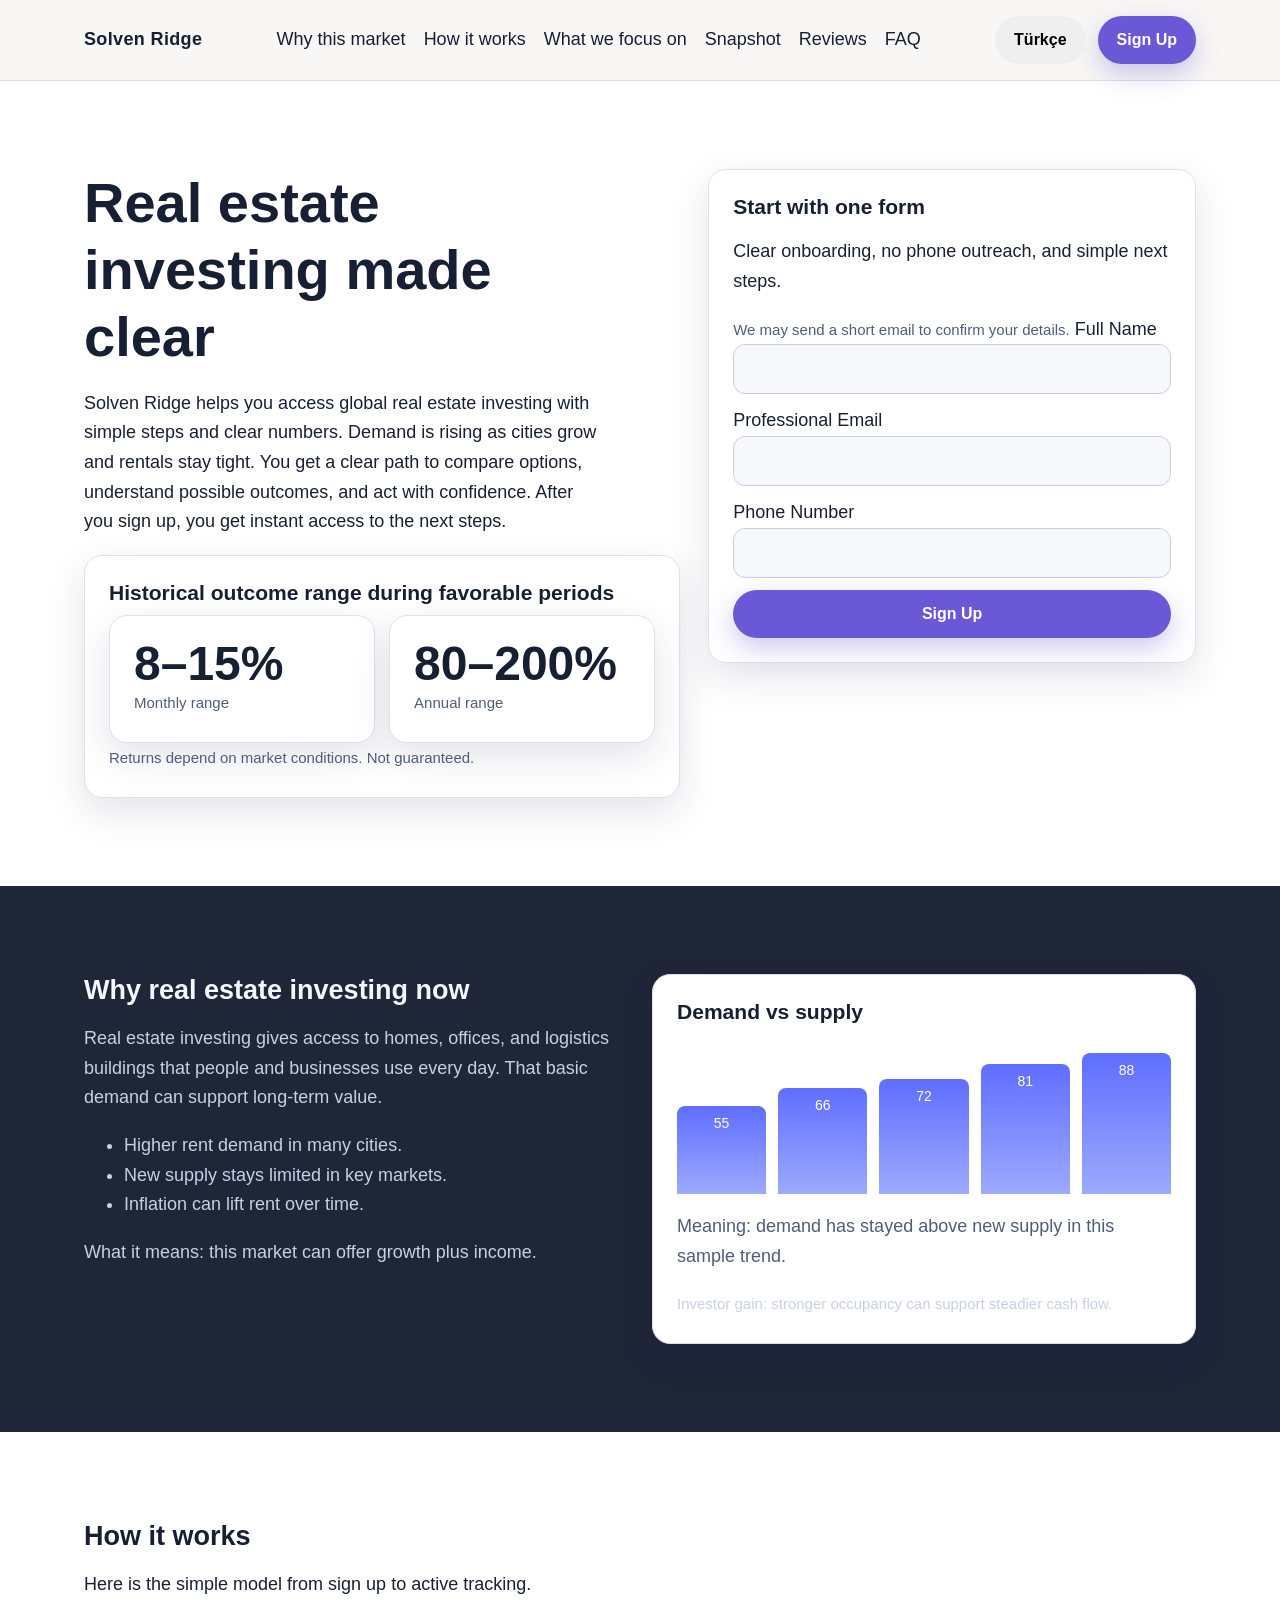
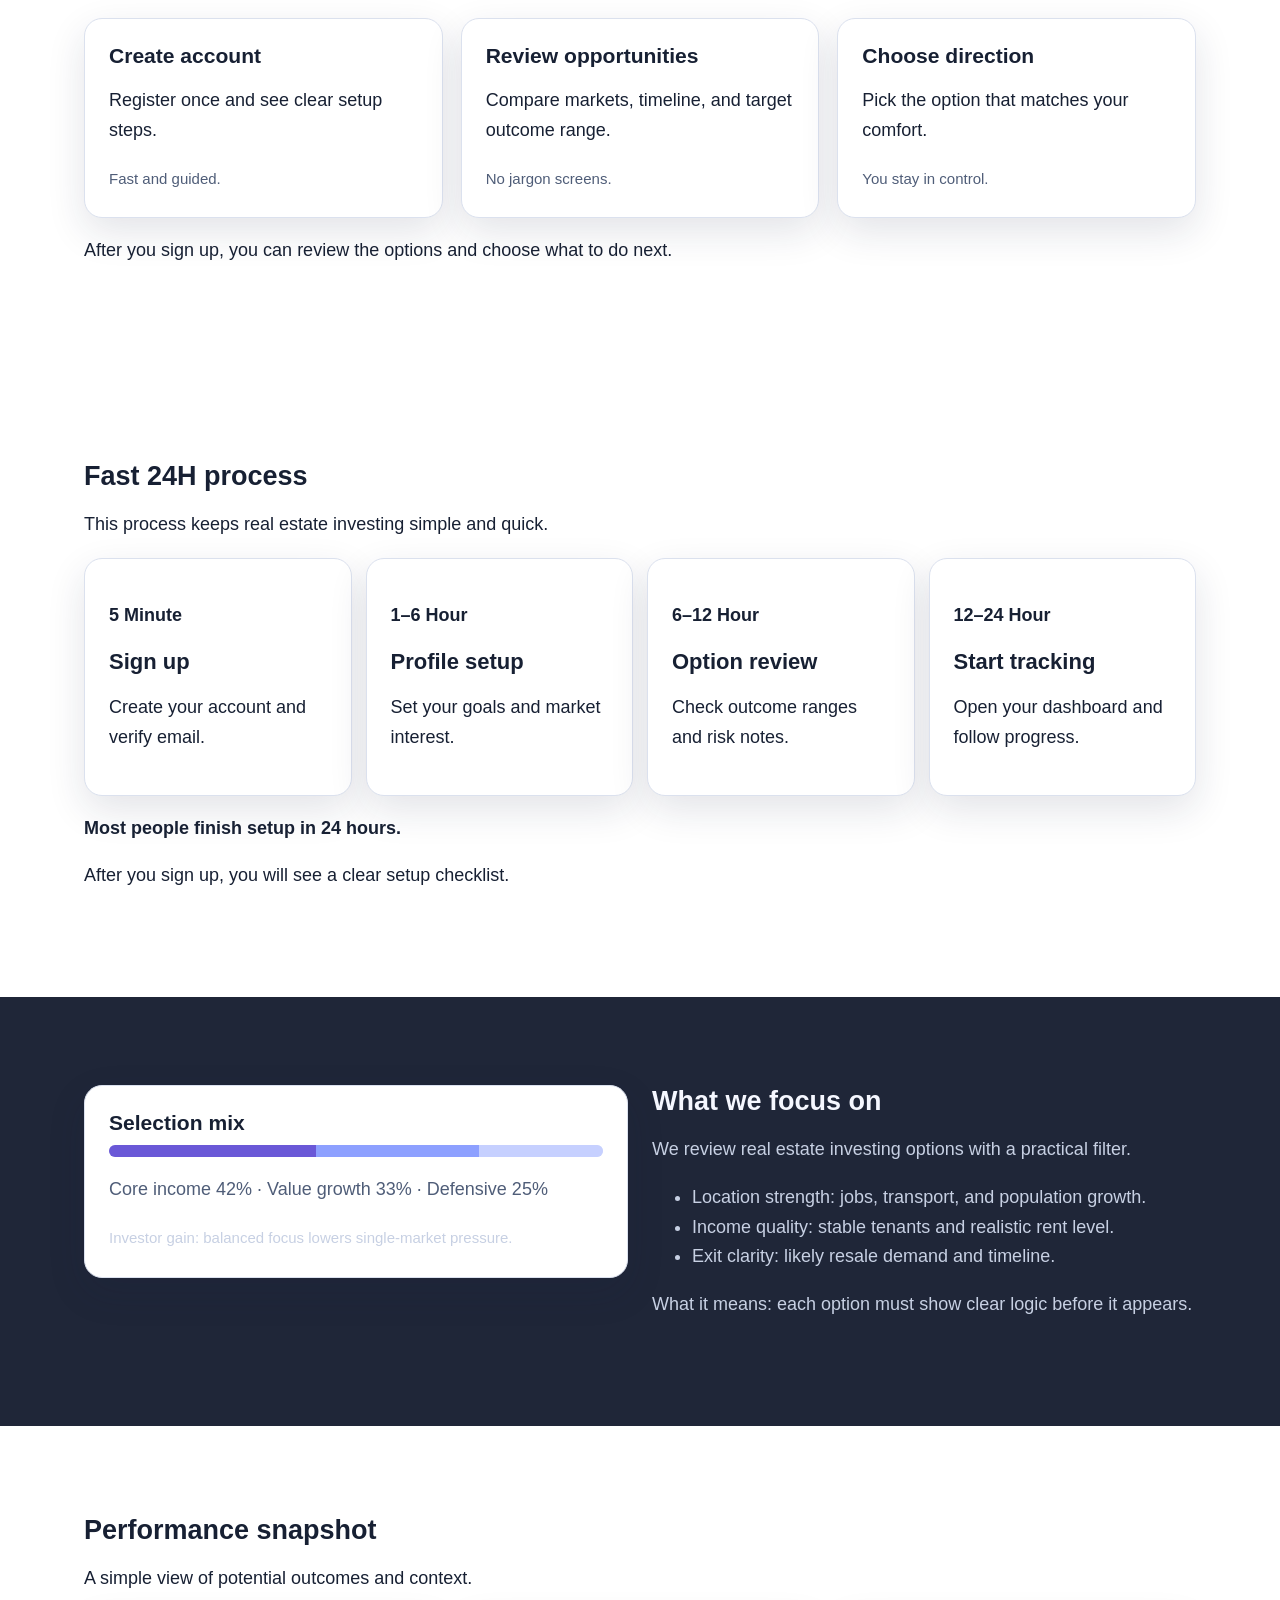
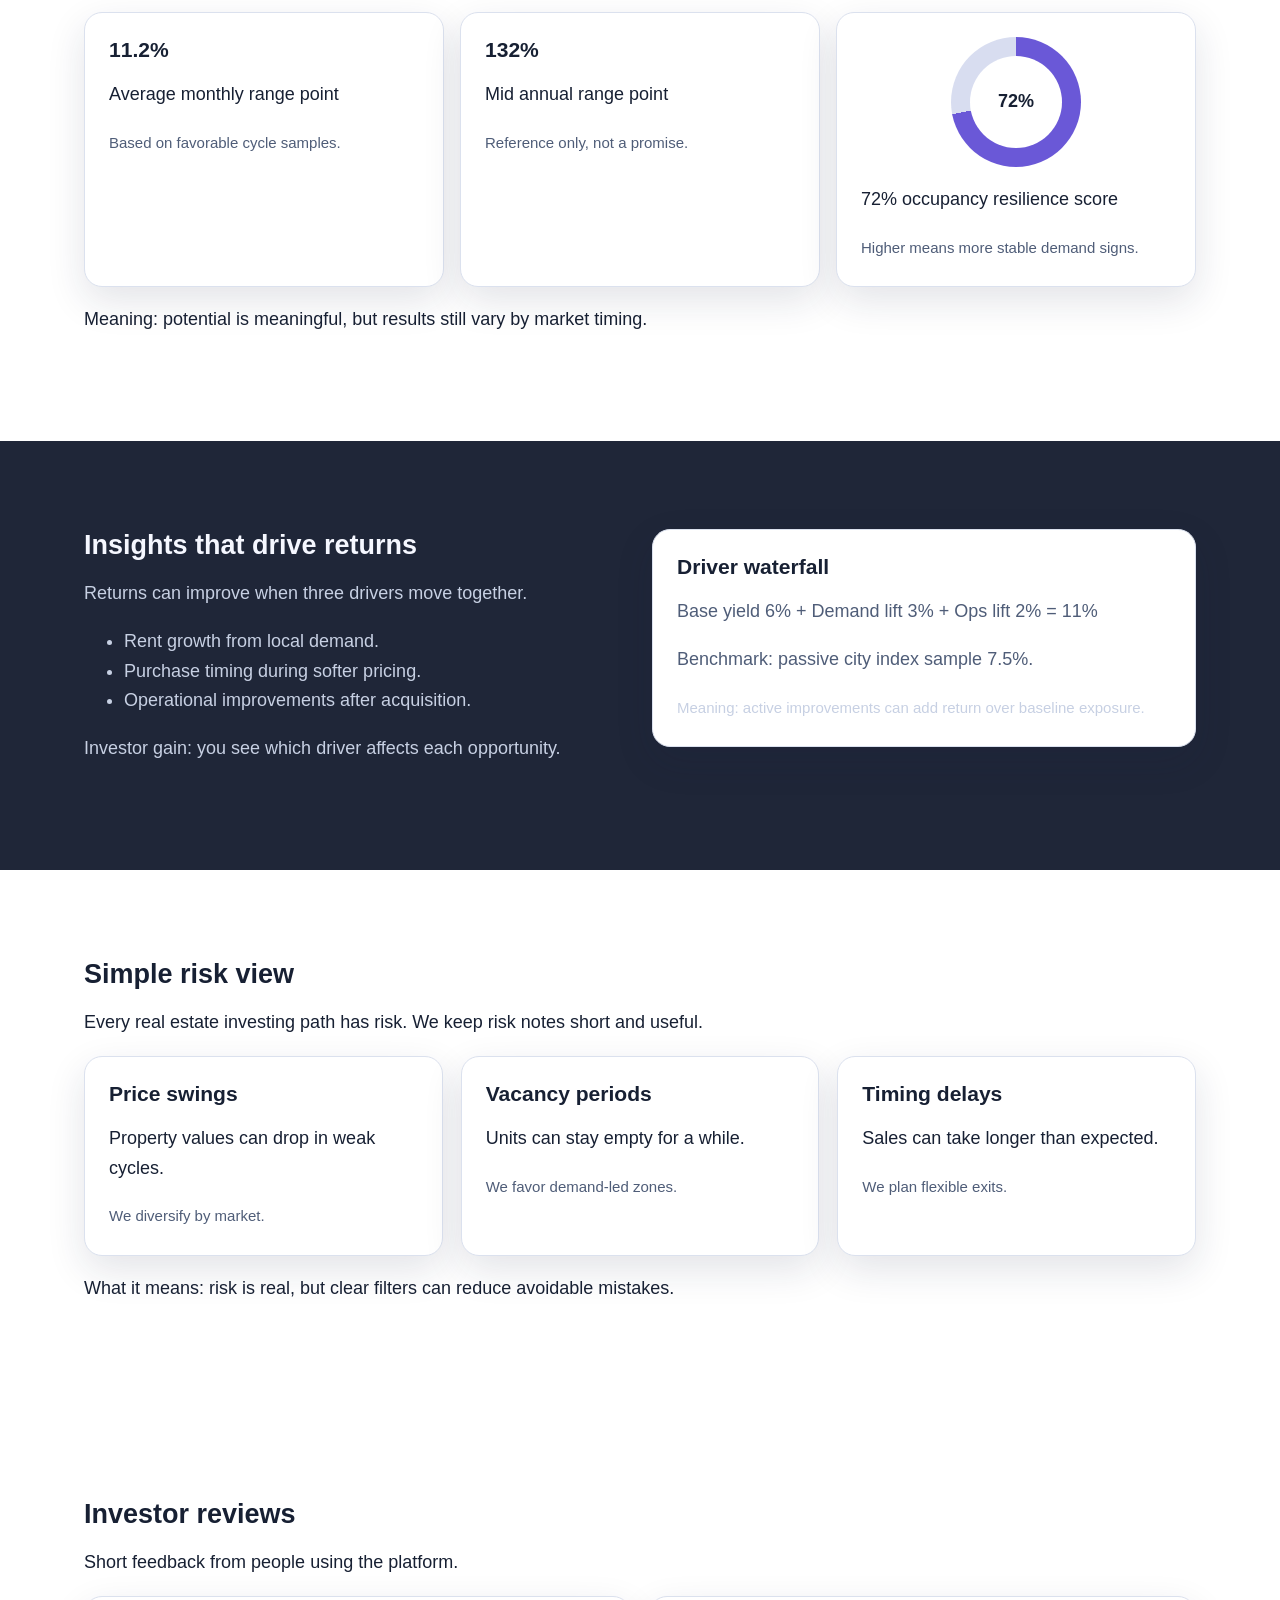
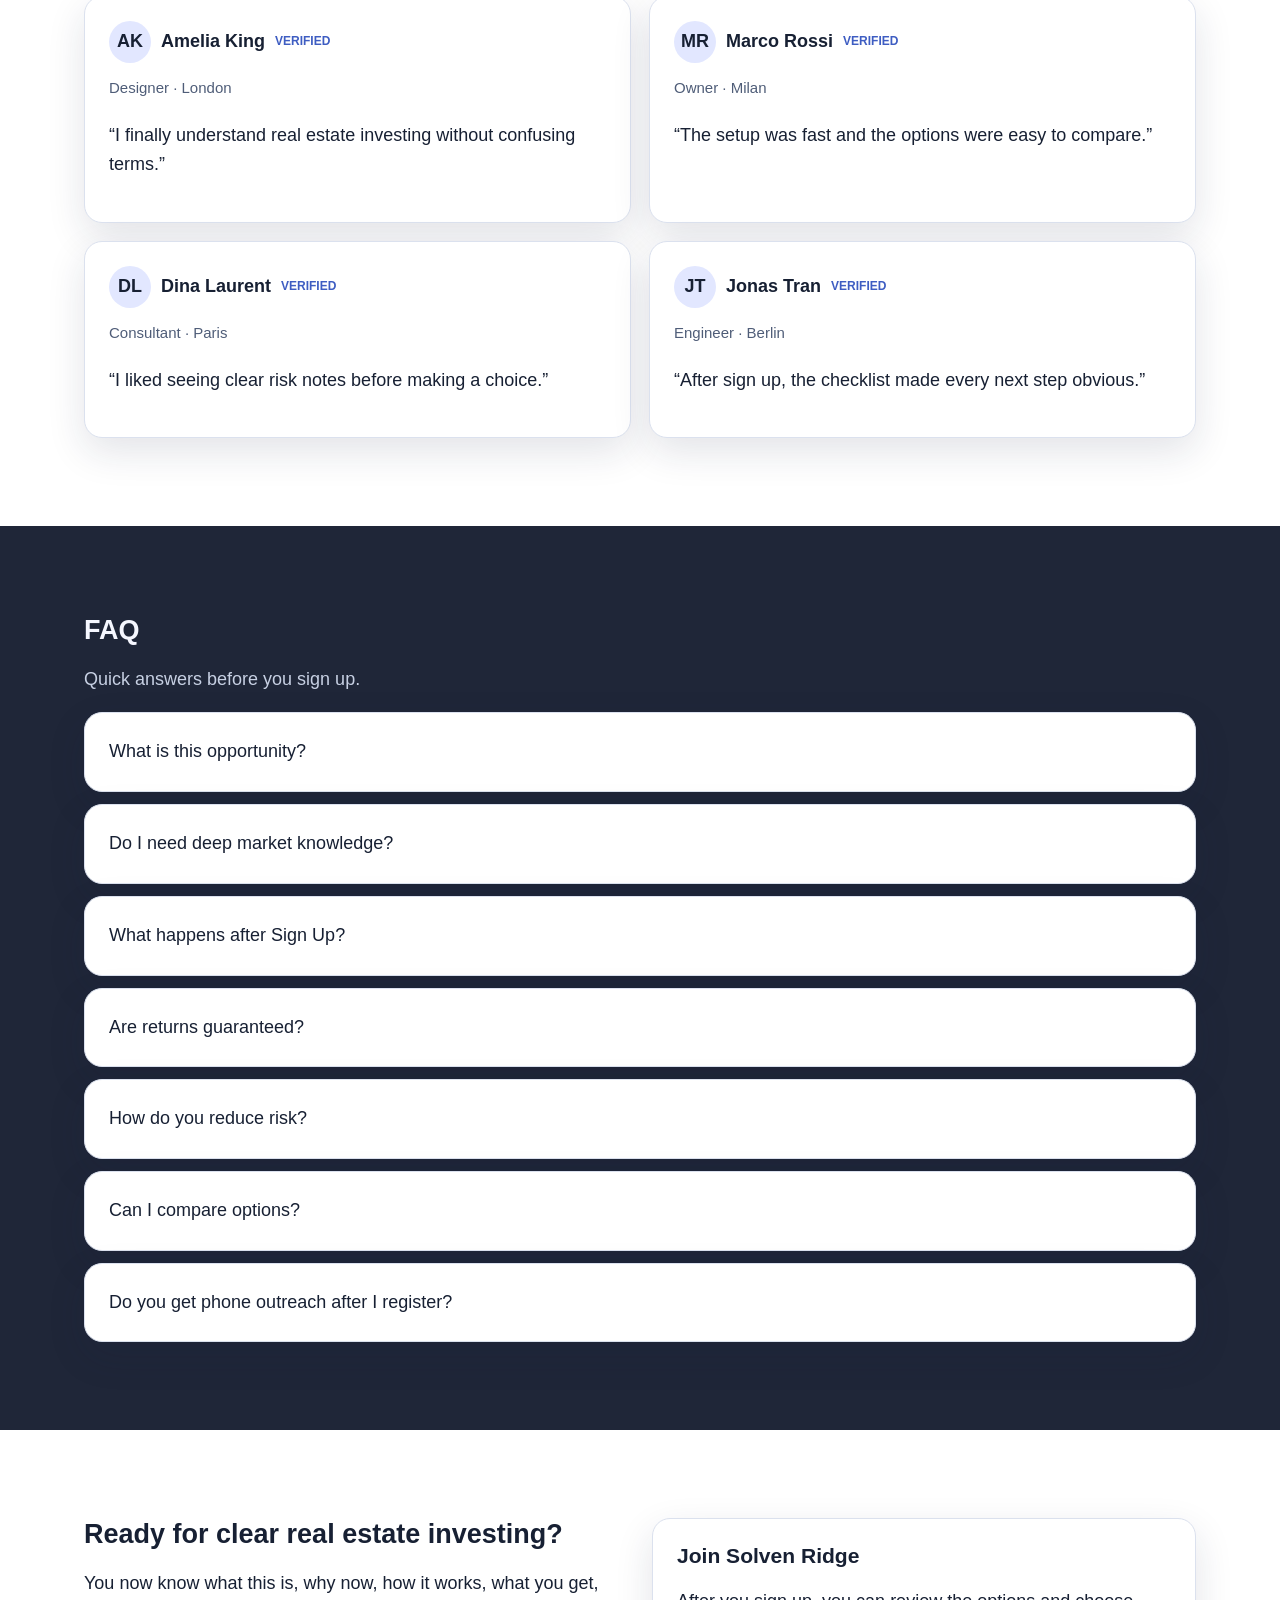
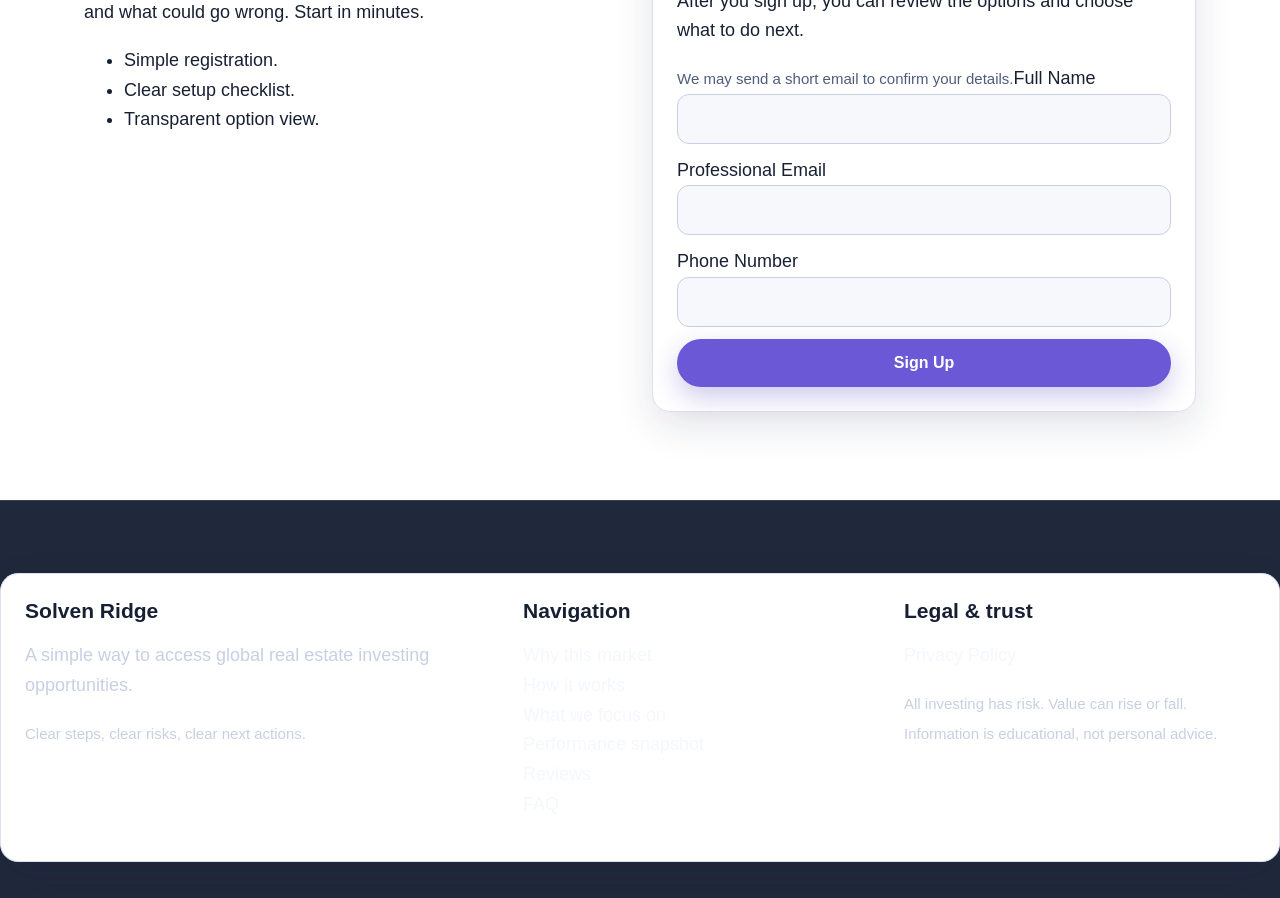
<file: tr/index.html>
<!doctype html>
<html lang="en">
<head>
  <meta charset="UTF-8" />
  <meta name="viewport" content="width=device-width, initial-scale=1" />
  <title>Global Property Investment Opportunities | Solven Ridge TR</title>
  <meta name="description" content="Understand global real estate investing with short explanations and clear investor value." />
  <link rel="canonical" href="https://solvenridge.com/tr/index.html" />
  <link rel="alternate" hreflang="en" href="https://solvenridge.com/index.html" />
  <link rel="alternate" hreflang="de" href="https://solvenridge.com/de/index.html" />
  <link rel="alternate" hreflang="fr" href="https://solvenridge.com/fr/index.html" />
  <link rel="alternate" hreflang="es" href="https://solvenridge.com/es/index.html" />
  <link rel="alternate" hreflang="it" href="https://solvenridge.com/it/index.html" />
  <link rel="alternate" hreflang="tr" href="https://solvenridge.com/tr/index.html" />
  <link rel="alternate" hreflang="pt" href="https://solvenridge.com/pt/index.html" />
  <link rel="alternate" hreflang="ja" href="https://solvenridge.com/jp/index.html" />
  <link rel="alternate" hreflang="sk" href="https://solvenridge.com/sk/index.html" />
  <link rel="alternate" hreflang="nl-BE" href="https://solvenridge.com/be/index.html" />
  <meta property="og:title" content="Global Property Investment Opportunities | Solven Ridge TR" />
  <meta property="og:description" content="Understand global real estate investing with short explanations and clear investor value." />
  <meta property="og:type" content="website" />
  <meta property="og:url" content="https://solvenridge.com/tr/index.html" />
  <meta name="twitter:card" content="summary_large_image" />
  <meta name="twitter:title" content="Global Property Investment Opportunities | Solven Ridge TR" />
  <meta name="twitter:description" content="Understand global real estate investing with short explanations and clear investor value." />
  <link rel="stylesheet" href="../assets/style.css" />
  <script defer src="../assets/app.js"></script>
</head>
<body>
<header class="site-header">
  <div class="container header-inner">
    <a class="brand" href="../index.html">Solven Ridge</a>
    <nav class="desktop-nav" aria-label="Main navigation">
      <a href="#market">Why this market</a><a href="#model">How it works</a><a href="#focus">What we focus on</a><a href="#metrics">Snapshot</a><a href="#reviews">Reviews</a><a href="#faq">FAQ</a>
    </nav>
    <div class="header-right">
      <div class="lang">
        <button class="lang-trigger" aria-label="Open language menu">Türkçe</button>
        <ul class="lang-menu">
          <li><a href="../index.html"><svg class="flag" viewBox="0 0 18 12" xmlns="http://www.w3.org/2000/svg" aria-hidden="true"><rect width="18" height="12" rx="2" fill="#e7ebf7"/><text x="9" y="8" text-anchor="middle" font-size="5" fill="#23304d">GB</text></svg>English</a></li>
<li><a href="../de/index.html"><svg class="flag" viewBox="0 0 18 12" xmlns="http://www.w3.org/2000/svg" aria-hidden="true"><rect width="18" height="12" rx="2" fill="#e7ebf7"/><text x="9" y="8" text-anchor="middle" font-size="5" fill="#23304d">DE</text></svg>Deutsch</a></li>
<li><a href="../fr/index.html"><svg class="flag" viewBox="0 0 18 12" xmlns="http://www.w3.org/2000/svg" aria-hidden="true"><rect width="18" height="12" rx="2" fill="#e7ebf7"/><text x="9" y="8" text-anchor="middle" font-size="5" fill="#23304d">FR</text></svg>Français</a></li>
<li><a href="../es/index.html"><svg class="flag" viewBox="0 0 18 12" xmlns="http://www.w3.org/2000/svg" aria-hidden="true"><rect width="18" height="12" rx="2" fill="#e7ebf7"/><text x="9" y="8" text-anchor="middle" font-size="5" fill="#23304d">ES</text></svg>Español</a></li>
<li><a href="../it/index.html"><svg class="flag" viewBox="0 0 18 12" xmlns="http://www.w3.org/2000/svg" aria-hidden="true"><rect width="18" height="12" rx="2" fill="#e7ebf7"/><text x="9" y="8" text-anchor="middle" font-size="5" fill="#23304d">IT</text></svg>Italiano</a></li>
<li><a href="../tr/index.html"><svg class="flag" viewBox="0 0 18 12" xmlns="http://www.w3.org/2000/svg" aria-hidden="true"><rect width="18" height="12" rx="2" fill="#e7ebf7"/><text x="9" y="8" text-anchor="middle" font-size="5" fill="#23304d">TR</text></svg>Türkçe</a></li>
<li><a href="../pt/index.html"><svg class="flag" viewBox="0 0 18 12" xmlns="http://www.w3.org/2000/svg" aria-hidden="true"><rect width="18" height="12" rx="2" fill="#e7ebf7"/><text x="9" y="8" text-anchor="middle" font-size="5" fill="#23304d">PT</text></svg>Português</a></li>
<li><a href="../jp/index.html"><svg class="flag" viewBox="0 0 18 12" xmlns="http://www.w3.org/2000/svg" aria-hidden="true"><rect width="18" height="12" rx="2" fill="#e7ebf7"/><text x="9" y="8" text-anchor="middle" font-size="5" fill="#23304d">JP</text></svg>日本語</a></li>
<li><a href="../sk/index.html"><svg class="flag" viewBox="0 0 18 12" xmlns="http://www.w3.org/2000/svg" aria-hidden="true"><rect width="18" height="12" rx="2" fill="#e7ebf7"/><text x="9" y="8" text-anchor="middle" font-size="5" fill="#23304d">SK</text></svg>Slovak</a></li>
<li><a href="../be/index.html"><svg class="flag" viewBox="0 0 18 12" xmlns="http://www.w3.org/2000/svg" aria-hidden="true"><rect width="18" height="12" rx="2" fill="#e7ebf7"/><text x="9" y="8" text-anchor="middle" font-size="5" fill="#23304d">BE</text></svg>Nederlands (BE)</a></li>
        </ul>
      </div>
      <a class="btn" href="#signup">Sign Up</a>
    </div>
    <button class="mobile-toggle" aria-label="Open menu" aria-expanded="false">☰</button>
  </div>
</header>
<div class="backdrop"></div>
<aside class="mobile-drawer" aria-hidden="true" aria-label="Mobile menu">
  <button class="drawer-close btn" type="button">Close ✕</button>
  <a href="#market">Why this market</a><a href="#model">How it works</a><a href="#focus">What we focus on</a><a href="#metrics">Snapshot</a><a href="#reviews">Reviews</a><a href="#faq">FAQ</a>
  <div class="lang">
    <button class="lang-trigger" aria-label="Open language menu">Türkçe</button>
    <ul class="lang-menu"><li><a href="../index.html"><svg class="flag" viewBox="0 0 18 12" xmlns="http://www.w3.org/2000/svg" aria-hidden="true"><rect width="18" height="12" rx="2" fill="#e7ebf7"/><text x="9" y="8" text-anchor="middle" font-size="5" fill="#23304d">GB</text></svg>English</a></li>
<li><a href="../de/index.html"><svg class="flag" viewBox="0 0 18 12" xmlns="http://www.w3.org/2000/svg" aria-hidden="true"><rect width="18" height="12" rx="2" fill="#e7ebf7"/><text x="9" y="8" text-anchor="middle" font-size="5" fill="#23304d">DE</text></svg>Deutsch</a></li>
<li><a href="../fr/index.html"><svg class="flag" viewBox="0 0 18 12" xmlns="http://www.w3.org/2000/svg" aria-hidden="true"><rect width="18" height="12" rx="2" fill="#e7ebf7"/><text x="9" y="8" text-anchor="middle" font-size="5" fill="#23304d">FR</text></svg>Français</a></li>
<li><a href="../es/index.html"><svg class="flag" viewBox="0 0 18 12" xmlns="http://www.w3.org/2000/svg" aria-hidden="true"><rect width="18" height="12" rx="2" fill="#e7ebf7"/><text x="9" y="8" text-anchor="middle" font-size="5" fill="#23304d">ES</text></svg>Español</a></li>
<li><a href="../it/index.html"><svg class="flag" viewBox="0 0 18 12" xmlns="http://www.w3.org/2000/svg" aria-hidden="true"><rect width="18" height="12" rx="2" fill="#e7ebf7"/><text x="9" y="8" text-anchor="middle" font-size="5" fill="#23304d">IT</text></svg>Italiano</a></li>
<li><a href="../tr/index.html"><svg class="flag" viewBox="0 0 18 12" xmlns="http://www.w3.org/2000/svg" aria-hidden="true"><rect width="18" height="12" rx="2" fill="#e7ebf7"/><text x="9" y="8" text-anchor="middle" font-size="5" fill="#23304d">TR</text></svg>Türkçe</a></li>
<li><a href="../pt/index.html"><svg class="flag" viewBox="0 0 18 12" xmlns="http://www.w3.org/2000/svg" aria-hidden="true"><rect width="18" height="12" rx="2" fill="#e7ebf7"/><text x="9" y="8" text-anchor="middle" font-size="5" fill="#23304d">PT</text></svg>Português</a></li>
<li><a href="../jp/index.html"><svg class="flag" viewBox="0 0 18 12" xmlns="http://www.w3.org/2000/svg" aria-hidden="true"><rect width="18" height="12" rx="2" fill="#e7ebf7"/><text x="9" y="8" text-anchor="middle" font-size="5" fill="#23304d">JP</text></svg>日本語</a></li>
<li><a href="../sk/index.html"><svg class="flag" viewBox="0 0 18 12" xmlns="http://www.w3.org/2000/svg" aria-hidden="true"><rect width="18" height="12" rx="2" fill="#e7ebf7"/><text x="9" y="8" text-anchor="middle" font-size="5" fill="#23304d">SK</text></svg>Slovak</a></li>
<li><a href="../be/index.html"><svg class="flag" viewBox="0 0 18 12" xmlns="http://www.w3.org/2000/svg" aria-hidden="true"><rect width="18" height="12" rx="2" fill="#e7ebf7"/><text x="9" y="8" text-anchor="middle" font-size="5" fill="#23304d">BE</text></svg>Nederlands (BE)</a></li></ul>
  </div>
  <a class="btn" href="#signup">Sign Up</a>
</aside>

<main>
<section class="section light hero">
  <div class="container hero-grid">
    <div>
      <h1>Real estate investing made clear</h1>
      <p class="sub">Solven Ridge helps you access global real estate investing with simple steps and clear numbers. Demand is rising as cities grow and rentals stay tight. You get a clear path to compare options, understand possible outcomes, and act with confidence. After you sign up, you get instant access to the next steps.</p>
      <div class="hero-panel text-on-gradient">
        <h3>Historical outcome range during favorable periods</h3>
        <div class="metric-row">
          <div class="metric-card"><div class="big-num">8–15%</div><small>Monthly range</small></div>
          <div class="metric-card"><div class="big-num">80–200%</div><small>Annual range</small></div>
        </div>
        <small>Returns depend on market conditions. Not guaranteed.</small>
      </div>
    </div>
    <form id="signup" class="form-card" aria-label="Lead form">
      <h3>Start with one form</h3><p>Clear onboarding, no phone outreach, and simple next steps.</p><small>We may send a short email to confirm your details.</small>
      <label>Full Name<input type="text" name="name" required></label>
      <label>Professional Email<input type="email" name="email" required></label>
      <label>Phone Number<input type="tel" name="phone" required></label>
      <button class="btn" type="submit">Sign Up</button>
    </form>
  </div>
</section>

<section id="market" class="section dark"><div class="container split"><div><h2>Why real estate investing now</h2><p>Real estate investing gives access to homes, offices, and logistics buildings that people and businesses use every day. That basic demand can support long-term value.</p><ul><li>Higher rent demand in many cities.</li><li>New supply stays limited in key markets.</li><li>Inflation can lift rent over time.</li></ul><p>What it means: this market can offer growth plus income.</p></div><div class="visual-card"><h3>Demand vs supply</h3><div class="vbars"><span class="h55">55</span><span class="h66">66</span><span class="h72">72</span><span class="h81">81</span><span class="h88">88</span></div><p>Meaning: demand has stayed above new supply in this sample trend.</p><small>Investor gain: stronger occupancy can support steadier cash flow.</small></div></div></section>

<section id="model" class="section light"><div class="container"><h2>How it works</h2><p>Here is the simple model from sign up to active tracking.</p><div class="grid-3"><article class="card"><h3>Create account</h3><p>Register once and see clear setup steps.</p><small>Fast and guided.</small></article><article class="card"><h3>Review opportunities</h3><p>Compare markets, timeline, and target outcome range.</p><small>No jargon screens.</small></article><article class="card"><h3>Choose direction</h3><p>Pick the option that matches your comfort.</p><small>You stay in control.</small></article></div><p>After you sign up, you can review the options and choose what to do next.</p></div></section>

<section class="section light"><div class="container"><h2>Fast 24H process</h2><p>This process keeps real estate investing simple and quick.</p><div class="process-grid"><article class="process-card"><p class="time">5 Minute</p><h3>Sign up</h3><p>Create your account and verify email.</p></article><article class="process-card"><p class="time">1–6 Hour</p><h3>Profile setup</h3><p>Set your goals and market interest.</p></article><article class="process-card"><p class="time">6–12 Hour</p><h3>Option review</h3><p>Check outcome ranges and risk notes.</p></article><article class="process-card"><p class="time">12–24 Hour</p><h3>Start tracking</h3><p>Open your dashboard and follow progress.</p></article></div><p><strong>Most people finish setup in 24 hours.</strong></p><p>After you sign up, you will see a clear setup checklist.</p></div></section>

<section id="focus" class="section dark"><div class="container split"><div class="visual-card"><h3>Selection mix</h3><div class="bar"><span class="seg a w42"></span><span class="seg b w33"></span><span class="seg c w25"></span></div><p>Core income 42% · Value growth 33% · Defensive 25%</p><small>Investor gain: balanced focus lowers single-market pressure.</small></div><div><h2>What we focus on</h2><p>We review real estate investing options with a practical filter.</p><ul><li>Location strength: jobs, transport, and population growth.</li><li>Income quality: stable tenants and realistic rent level.</li><li>Exit clarity: likely resale demand and timeline.</li></ul><p>What it means: each option must show clear logic before it appears.</p></div></div></section>

<section id="metrics" class="section light"><div class="container"><h2>Performance snapshot</h2><p>A simple view of potential outcomes and context.</p><div class="kpi"><article class="kpi-card"><h3>11.2%</h3><p>Average monthly range point</p><small>Based on favorable cycle samples.</small></article><article class="kpi-card"><h3>132%</h3><p>Mid annual range point</p><small>Reference only, not a promise.</small></article><article class="kpi-card"><div class="ring" aria-hidden="true"></div><p>72% occupancy resilience score</p><small>Higher means more stable demand signs.</small></article></div><p>Meaning: potential is meaningful, but results still vary by market timing.</p></div></section>

<section class="section dark"><div class="container split"><div><h2>Insights that drive returns</h2><p>Returns can improve when three drivers move together.</p><ul><li>Rent growth from local demand.</li><li>Purchase timing during softer pricing.</li><li>Operational improvements after acquisition.</li></ul><p>Investor gain: you see which driver affects each opportunity.</p></div><div class="chart-panel"><h3>Driver waterfall</h3><p>Base yield 6% + Demand lift 3% + Ops lift 2% = 11%</p><p>Benchmark: passive city index sample 7.5%.</p><small>Meaning: active improvements can add return over baseline exposure.</small></div></div></section>

<section class="section light"><div class="container"><h2>Simple risk view</h2><p>Every real estate investing path has risk. We keep risk notes short and useful.</p><div class="grid-3"><article class="card"><h3>Price swings</h3><p>Property values can drop in weak cycles.</p><small>We diversify by market.</small></article><article class="card"><h3>Vacancy periods</h3><p>Units can stay empty for a while.</p><small>We favor demand-led zones.</small></article><article class="card"><h3>Timing delays</h3><p>Sales can take longer than expected.</p><small>We plan flexible exits.</small></article></div><p>What it means: risk is real, but clear filters can reduce avoidable mistakes.</p></div></section>

<section id="reviews" class="section light"><div class="container"><h2>Investor reviews</h2><p>Short feedback from people using the platform.</p><div class="reviews"><article class="review-card"><div class="review-head"><div class="avatar">AK</div><strong>Amelia King</strong><span class="verified">VERIFIED</span></div><small>Designer · London</small><p>“I finally understand real estate investing without confusing terms.”</p></article><article class="review-card"><div class="review-head"><div class="avatar">MR</div><strong>Marco Rossi</strong><span class="verified">VERIFIED</span></div><small>Owner · Milan</small><p>“The setup was fast and the options were easy to compare.”</p></article><article class="review-card"><div class="review-head"><div class="avatar">DL</div><strong>Dina Laurent</strong><span class="verified">VERIFIED</span></div><small>Consultant · Paris</small><p>“I liked seeing clear risk notes before making a choice.”</p></article><article class="review-card"><div class="review-head"><div class="avatar">JT</div><strong>Jonas Tran</strong><span class="verified">VERIFIED</span></div><small>Engineer · Berlin</small><p>“After sign up, the checklist made every next step obvious.”</p></article></div></div></section>

<section id="faq" class="section dark"><div class="container"><h2>FAQ</h2><p>Quick answers before you sign up.</p><div class="faq-list"><details class="faq-item"><summary>What is this opportunity?</summary><p>It is a guided way to access global real estate investing options.</p></details><details class="faq-item"><summary>Do I need deep market knowledge?</summary><p>No. Each option uses plain language with clear numbers.</p></details><details class="faq-item"><summary>What happens after Sign Up?</summary><p>After you sign up, you get instant access to the next steps.</p></details><details class="faq-item"><summary>Are returns guaranteed?</summary><p>No. Returns depend on market conditions and can vary.</p></details><details class="faq-item"><summary>How do you reduce risk?</summary><p>We use location, demand, and exit filters before listing options.</p></details><details class="faq-item"><summary>Can I compare options?</summary><p>Yes. You can review projected range, timeline, and risk notes.</p></details><details class="faq-item"><summary>Do you get phone outreach after I register?</summary><p>No phone outreach. We may send a short email to confirm details.</p></details></div></div></section>

<section class="section light final-cta"><div class="container split"><div><h2>Ready for clear real estate investing?</h2><p>You now know what this is, why now, how it works, what you get, and what could go wrong. Start in minutes.</p><ul><li>Simple registration.</li><li>Clear setup checklist.</li><li>Transparent option view.</li></ul></div><form class="form-card"><h3>Join Solven Ridge</h3><p>After you sign up, you can review the options and choose what to do next.</p><small>We may send a short email to confirm your details.</small><label>Full Name<input type="text" required></label><label>Professional Email<input type="email" required></label><label>Phone Number<input type="tel" required></label><button class="btn" type="submit">Sign Up</button></form></div></section>
</main>

<footer class="site-footer"><div class="container footer-inner footer-panel"><div><h3>Solven Ridge</h3><p>A simple way to access global real estate investing opportunities.</p><small>Clear steps, clear risks, clear next actions.</small></div><div><h3>Navigation</h3><p><a href="#market">Why this market</a><br><a href="#model">How it works</a><br><a href="#focus">What we focus on</a><br><a href="#metrics">Performance snapshot</a><br><a href="#reviews">Reviews</a><br><a href="#faq">FAQ</a></p></div><div><h3>Legal & trust</h3><p><a href="#" data-open-privacy>Privacy Policy</a></p><small>All investing has risk. Value can rise or fall.</small><br><small>Information is educational, not personal advice.</small></div></div></footer>

<div id="privacy-modal" class="modal" aria-hidden="true" role="dialog" aria-modal="true" aria-label="Privacy Policy">
  <div class="modal-card card">
    <button class="modal-close" data-close-modal aria-label="Close">✕</button>
    <h2>Privacy Policy</h2>
    <p><strong>Introduction:</strong> This policy explains how Solven Ridge handles your personal data.</p>
    <p><strong>Data collection:</strong> We collect name, email, phone, and site interaction data.</p>
    <p><strong>Legal basis:</strong> We process data with consent, contract needs, or legal obligations.</p>
    <p><strong>Cookies:</strong> We use cookies for core functions, analytics, and experience improvement.</p>
    <p><strong>Retention:</strong> We keep data only as long as needed for service and law.</p>
    <p><strong>Third-party sharing:</strong> We share data with hosting, email, and security providers when required.</p>
    <p><strong>Security:</strong> We use access controls, encryption, and monitoring to protect information.</p>
    <p><strong>User rights:</strong> You can request access, correction, deletion, restriction, or portability.</p>
    <p><strong>International transfers:</strong> Data may move across countries with proper safeguards in place.</p>
    <p><strong>Industry risk disclosure:</strong> Digital systems can face outages or attacks despite safeguards.</p>
    <p><strong>Contact:</strong> privacy@solvenridge.com</p>
    <div class="modal-footer"><button class="btn" data-close-modal>Close</button></div>
  </div>
</div>

<script type="application/ld+json">{"@context":"https://schema.org","@graph":[{"@type":"Organization","name":"Solven Ridge","url":"https://solvenridge.com"},{"@type":"WebSite","name":"Solven Ridge","url":"https://solvenridge.com"},{"@type":"FAQPage","mainEntity":[{"@type":"Question","name":"What is this opportunity?","acceptedAnswer":{"@type":"Answer","text":"It is a guided way to access global real estate investing options."}},{"@type":"Question","name":"Are returns guaranteed?","acceptedAnswer":{"@type":"Answer","text":"No. Returns depend on market conditions and can vary."}}]},{"@type":"Review","author":{"@type":"Person","name":"Amelia King"},"reviewBody":"I finally understand real estate investing without confusing terms.","itemReviewed":{"@type":"Organization","name":"Solven Ridge"}}]}</script>
</body>
</html>
</file>
<file: assets/style.css>
:root{
  --text-strong: #172033;
  --text-muted: #4f5d78;
  --text-on-dark: #f5f7ff;
  --text-muted-on-dark: #c7d0e3;
  --surface-0: #f8f7f5;
  --surface-1: #ffffff;
  --surface-2: #1f2638;
  --surface-card: #ffffff;
  --border-subtle: #dbe1ee;
  --input-bg: #f6f8fc;
  --input-border: #c7d0e3;
  --focus-ring: #6f7fe8;
  --shadow-soft: 0 14px 38px rgba(25, 36, 67, 0.12);
  --radius: 18px;
  --btn-height: 48px;
}

*{box-sizing:border-box}
html,body{margin:0;padding:0;overflow-x:hidden}
body{
  font-family: Inter, "Segoe UI", sans-serif;
  background: var(--surface-0);
  color: var(--text-strong);
  font-size: 18px;
  line-height: 1.65;
}
h1,h2,h3,h4,h5,h6{color:currentColor;line-height:1.2;margin:0 0 10px}
p, li, label, small, span{color:inherit}
a{color:inherit;text-decoration:none}
img{max-width:100%;display:block}

.container{max-width:1160px;margin:0 auto;padding-inline:24px;width:100%}
.section{padding:88px 0;position:relative;overflow:clip}
.section.light { background: var(--surface-1); color: var(--text-strong); }
.section.light p, .section.light li { color: var(--text-muted); }
.section.dark { background: var(--surface-2); color: var(--text-on-dark); }
.section.dark p, .section.dark li { color: var(--text-muted-on-dark); }

.section.light{color:var(--text-strong)}
.section.light h1,.section.light h2,.section.light h3,.section.light h4,.section.light h5,.section.light h6,.section.light p,.section.light li,.section.light label,.section.light summary,.section.light strong{color:var(--text-strong)}
.section.light .muted,.section.light small,.section.light .micro-copy,.section.light .helper-text{color:var(--text-muted)}
.section.dark{color:var(--text-on-dark)}
.section.dark p,.section.dark li,.section.dark label,.section.dark small{color:var(--text-muted-on-dark)}

p, li, label, small, span, input, ::placeholder{opacity:1 !important;text-shadow:none !important}

.card,.form-card,.kpi-card,.metric-card,.review-card,.faq-item,.process-card,.visual-card,.hero-panel,.footer-panel,.chart-panel,.info-panel,.compare-panel{
  background:var(--surface-card);
  border:1px solid var(--border-subtle);
  border-radius:var(--radius);
  box-shadow:var(--shadow-soft);
  color:var(--text-strong);
  padding:24px;
  max-width:100%;
}
.card h2, .card h3, .card h4, .card strong,
.form-card h2, .form-card h3, .form-card h4, .form-card strong,
.kpi-card h3, .metric-card h3,
.review-card h3, .review-card h4,
.faq-item summary,
.process-card h3,
.visual-card h3,
.hero-panel h3,
.footer-panel h3,
.chart-panel h3,
.info-panel h3,
.compare-panel h3{color:var(--text-strong)}
.card p,.card li,.card label,.card summary,
.form-card p,.form-card li,.form-card label,
.kpi-card p,.metric-card p,
.review-card p,
.faq-item p,
.process-card p,
.visual-card p,
.footer-panel p,
.hero-panel p,
.chart-panel p,
.info-panel p,
.compare-panel p{color:var(--text-strong)}
.card small,.card .muted,.card .micro-copy,
.form-card small,.form-card .muted,.form-card .micro-copy,
.kpi-card small,.metric-card small,.review-card small,.faq-item small,.process-card small,.visual-card small,.footer-panel small,.hero-panel small,.chart-panel small,.info-panel small,.compare-panel small{color:var(--text-muted)}

.section.dark .card,.section.dark .form-card,.section.dark .kpi-card,.section.dark .metric-card,.section.dark .review-card,.section.dark .faq-item,.section.dark .process-card,.section.dark .visual-card,.section.dark .hero-panel,.section.dark .footer-panel,.section.dark .chart-panel,.section.dark .info-panel,.section.dark .compare-panel{background:var(--surface-card);color:var(--text-strong)}
.section.dark .card p,.section.dark .card li,.section.dark .card small,.section.dark .card label,
.section.dark .form-card p,.section.dark .form-card li,.section.dark .form-card small,.section.dark .form-card label,
.section.dark .kpi-card p,.section.dark .metric-card p,.section.dark .review-card p,.section.dark .faq-item p,.section.dark .process-card p,.section.dark .visual-card p,.section.dark .hero-panel p,.section.dark .footer-panel p,.section.dark .chart-panel p,.section.dark .info-panel p,.section.dark .compare-panel p{color:var(--text-muted)}

.site-header{position:sticky;top:0;z-index:90;background:rgba(248,247,245,.92);backdrop-filter:blur(10px);border-bottom:1px solid var(--border-subtle)}
.header-inner{display:flex;justify-content:space-between;align-items:center;min-height:80px;gap:24px}
.brand{font-weight:700;letter-spacing:.02em}
.desktop-nav{display:flex;gap:18px;flex-wrap:wrap}
.header-right{display:flex;align-items:center;gap:12px}
.btn,.lang-trigger{height:var(--btn-height);padding:0 18px;border-radius:999px;border:1px solid transparent;display:inline-flex;align-items:center;justify-content:center;font-weight:600;font-size:16px;cursor:pointer}
.btn{background:#6a58d7;color:#fff;box-shadow:0 10px 26px rgba(93,79,191,.3)}
.btn:hover{transform:translateY(-1px)}
.btn:focus-visible,.lang-trigger:focus-visible,input:focus-visible,button:focus-visible{outline:3px solid var(--focus-ring);outline-offset:2px}

.lang{position:relative}
.lang-menu{position:absolute;right:0;top:56px;list-style:none;margin:0;padding:10px;background:#fff;border:1px solid var(--border-subtle);border-radius:14px;min-width:230px;display:none;z-index:40}
.lang.open .lang-menu{display:block}
.lang-menu a{display:flex;align-items:center;gap:10px;padding:8px 10px;border-radius:10px}
.lang-menu a:hover{background:#eef2ff}
.flag{width:18px;height:12px;display:block}

.hero{background:radial-gradient(circle at 15% 15%,#fcefdc 0,#f8f7f5 40%),radial-gradient(circle at 85% 20%,#dce9ff 0,transparent 42%),linear-gradient(140deg,#f8f7f5,#f1efff)}
.hero-grid{display:grid;grid-template-columns:1.1fr .9fr;gap:28px;align-items:start}
.hero h1{font-size:56px;max-width:14ch}
.hero-panel .metric-row{display:grid;grid-template-columns:1fr 1fr;gap:14px}
.big-num{font-size:48px;font-weight:700;line-height:1}
.hero .sub{max-width:52ch}

.form-card input{width:100%;height:50px;border-radius:12px;border:1px solid var(--input-border);background:var(--input-bg);padding:0 14px;font-size:16px;margin-bottom:12px}
.form-card button{width:100%}

.split{display:grid;grid-template-columns:1fr 1fr;gap:24px;align-items:start}
.grid-3{display:grid;grid-template-columns:repeat(3,minmax(0,1fr));gap:18px}
.grid-4{display:grid;grid-template-columns:repeat(4,minmax(0,1fr));gap:18px}

.kpi{display:grid;grid-template-columns:repeat(3,minmax(0,1fr));gap:16px}
.bar{height:12px;border-radius:999px;background:#e3e8f7;overflow:hidden}
.seg{height:100%;display:block;float:left}
.seg.a{background:#6a58d7}.seg.b{background:#8da0ff}.seg.c{background:#c6d0ff}
.vbars{display:flex;align-items:flex-end;gap:12px;height:160px;margin-bottom:10px}
.vbars span{display:block;width:20%;background:linear-gradient(180deg,#5f6eff,#9daafc);border-radius:8px 8px 0 0;text-align:center;color:#fff;font-size:14px;padding-top:6px}
.ring{width:130px;height:130px;border-radius:50%;background:conic-gradient(#6a58d7 0 72%,#d8ddf0 72%);display:grid;place-items:center;margin:auto}
.ring::after{content:"72%";width:92px;height:92px;border-radius:50%;background:#fff;display:grid;place-items:center;font-weight:700;color:#172033}

.process-grid{display:grid;grid-template-columns:repeat(4,minmax(0,1fr));gap:14px}
.process-card h3{font-size:22px}
.time{font-weight:700;color:#6a58d7}

.reviews{display:grid;grid-template-columns:repeat(2,minmax(0,1fr));gap:18px}
.review-head{display:flex;align-items:center;gap:10px;margin-bottom:10px}
.avatar{width:42px;height:42px;border-radius:50%;background:#e2e7ff;display:grid;place-items:center;font-weight:700}
.verified{font-size:12px;font-weight:700;color:#3e5dc2}

.faq-list{display:grid;gap:12px}
.faq-item summary{cursor:pointer;list-style:none}
.faq-item summary::-webkit-details-marker{display:none}
.faq-item[open]{border-color:#b9c4e8}

.final-cta{background:radial-gradient(circle at 80% 15%,#e7ecff 0,transparent 40%),linear-gradient(180deg,#faf7f2,#ffffff)}

.site-footer{background:#20283b;color:var(--text-on-dark);padding:72px 0 36px;border-top:1px solid rgba(255,255,255,.12)}
.footer-inner{display:grid;grid-template-columns:1.2fr .9fr .9fr;gap:30px;align-items:start}
.site-footer a{color:var(--text-on-dark)}
.site-footer p,.site-footer li,.site-footer small{color:var(--text-muted-on-dark)}

.modal{position:fixed;inset:0;background:rgba(14,20,35,.55);display:none;align-items:center;justify-content:center;padding:20px;z-index:120}
.modal.open{display:flex}
.modal-card{max-width:860px;max-height:90vh;overflow:auto;position:relative}
.modal-close{position:absolute;top:10px;right:10px;background:#fff;border:1px solid var(--border-subtle);width:36px;height:36px;border-radius:50%;cursor:pointer}
.modal-footer{display:flex;justify-content:space-between;align-items:center;margin-top:20px}

.mobile-toggle{display:none}
.mobile-drawer{position:fixed;top:0;right:0;height:100%;width:min(88vw,360px);background:#fff;transform:translateX(100%);transition:transform .25s ease;z-index:130;padding:24px;display:flex;flex-direction:column;gap:14px}
.mobile-drawer.open{transform:translateX(0)}
.backdrop{position:fixed;inset:0;background:rgba(17,22,34,.45);opacity:0;pointer-events:none;transition:opacity .2s;z-index:125}
.backdrop.active{opacity:1;pointer-events:auto}
.body-lock{overflow:hidden}

@media (max-width:900px){
  .desktop-nav,.header-right{display:none}
  .mobile-toggle{display:inline-flex;height:44px;width:44px;border-radius:12px;border:1px solid var(--border-subtle);background:#fff;align-items:center;justify-content:center}
  .hero-grid,.split,.grid-3,.grid-4,.kpi,.process-grid,.reviews,.footer-inner{grid-template-columns:1fr}
  .hero h1{font-size:42px}
}
.h55{height:55%}.h66{height:66%}.h72{height:72%}.h81{height:81%}.h88{height:88%}
.w42{width:42%}.w33{width:33%}.w25{width:25%}
</file>
